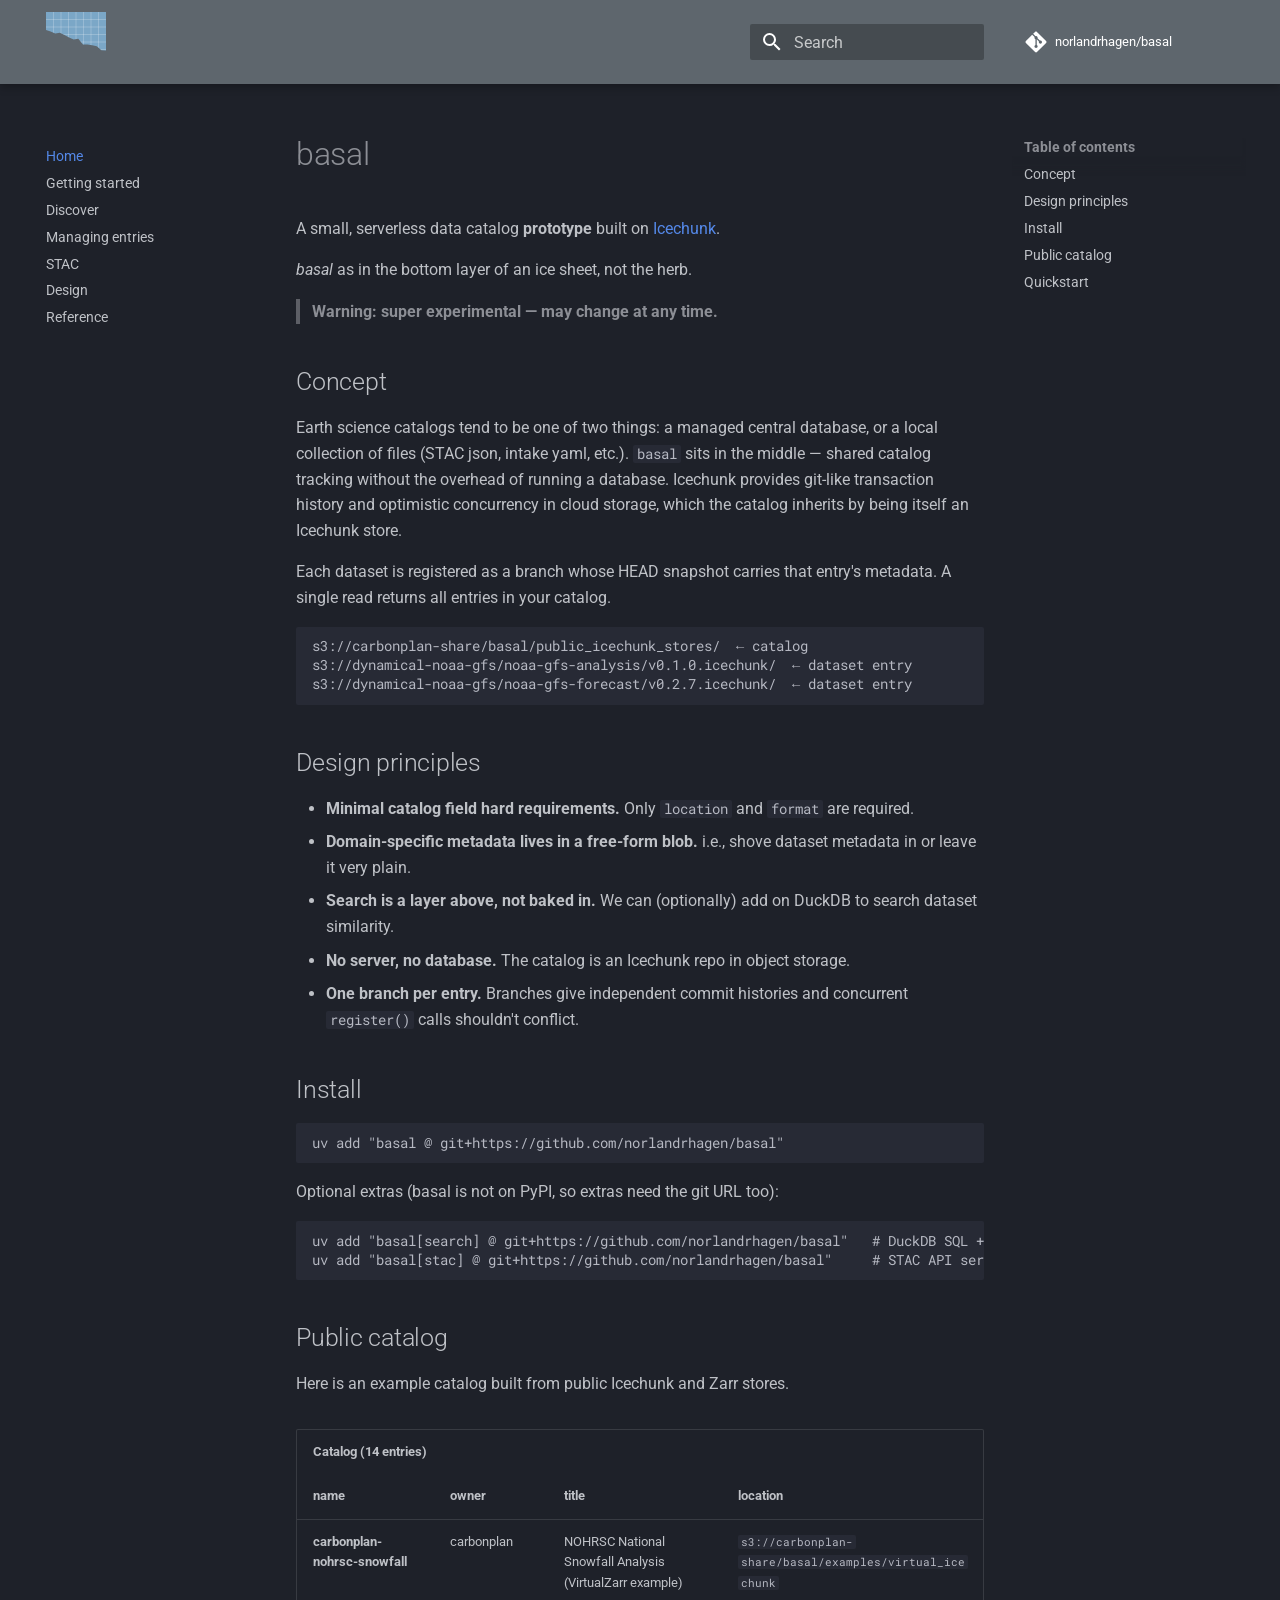
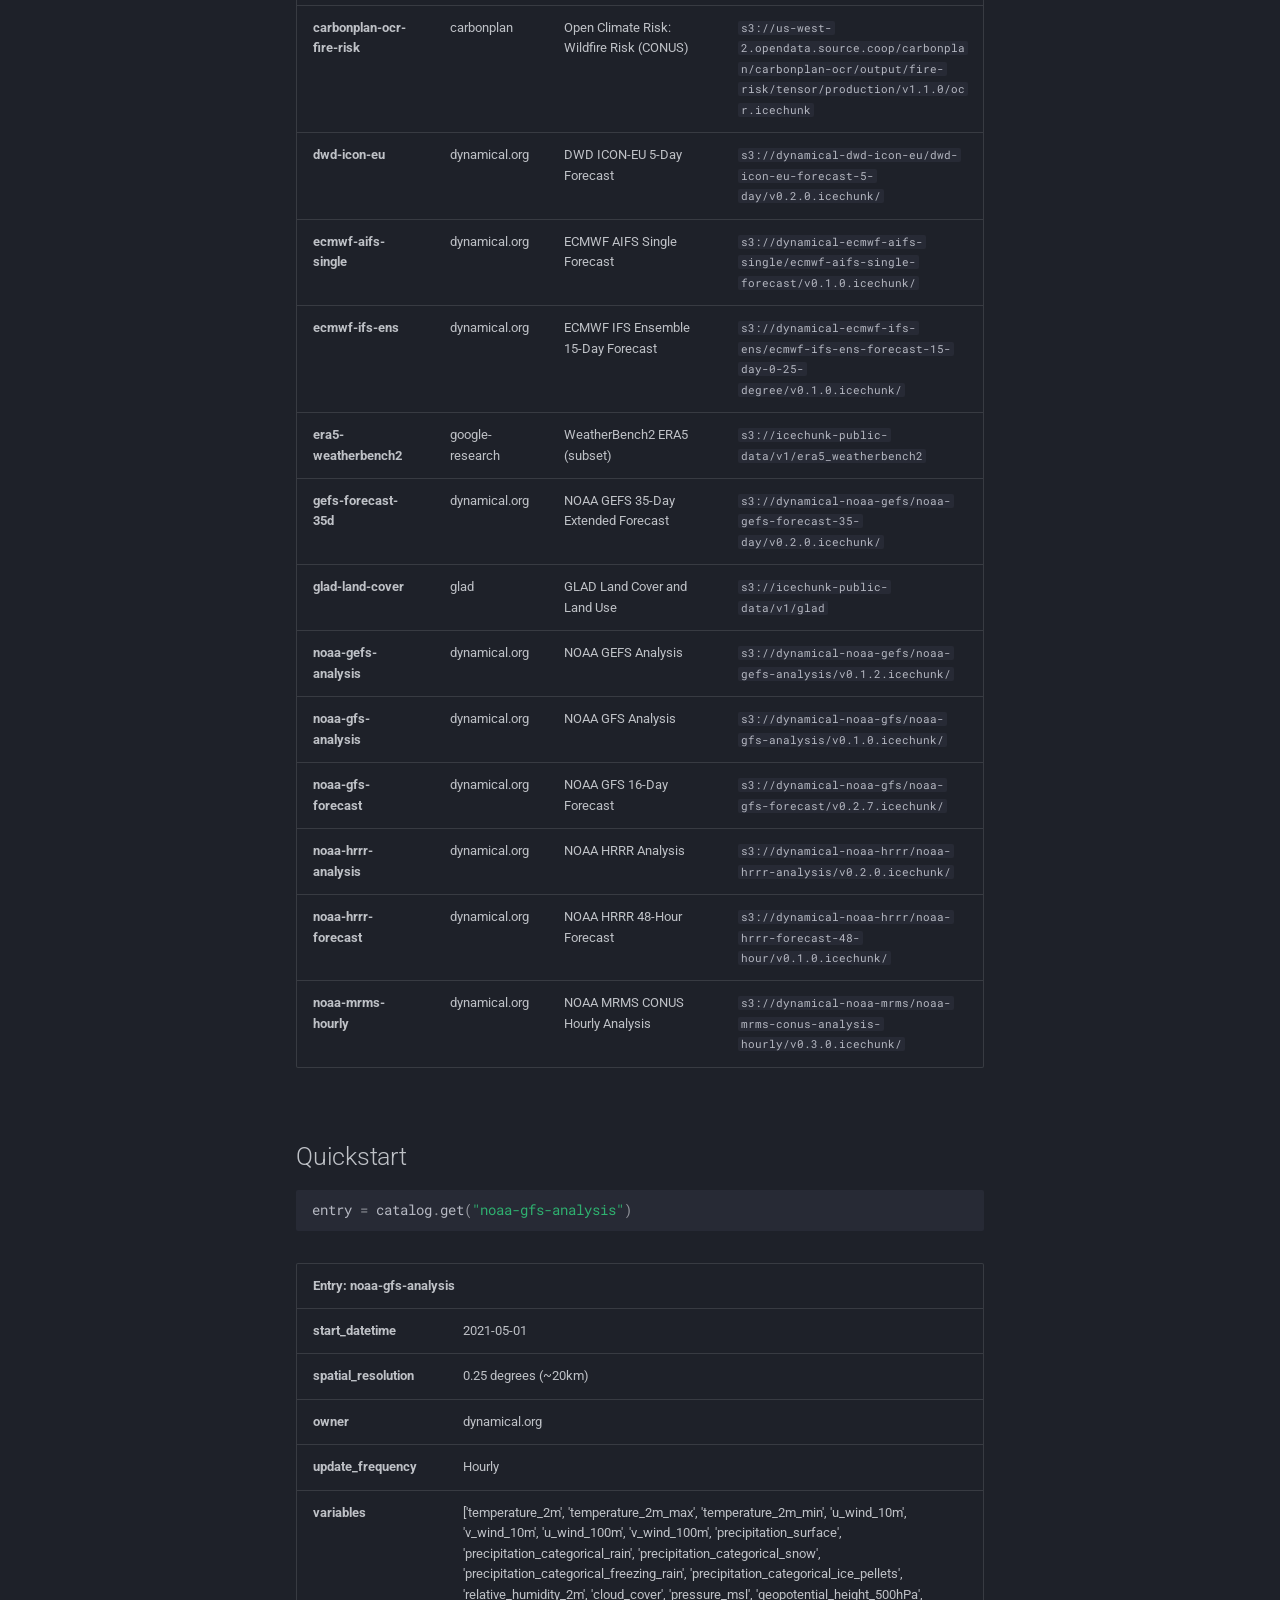
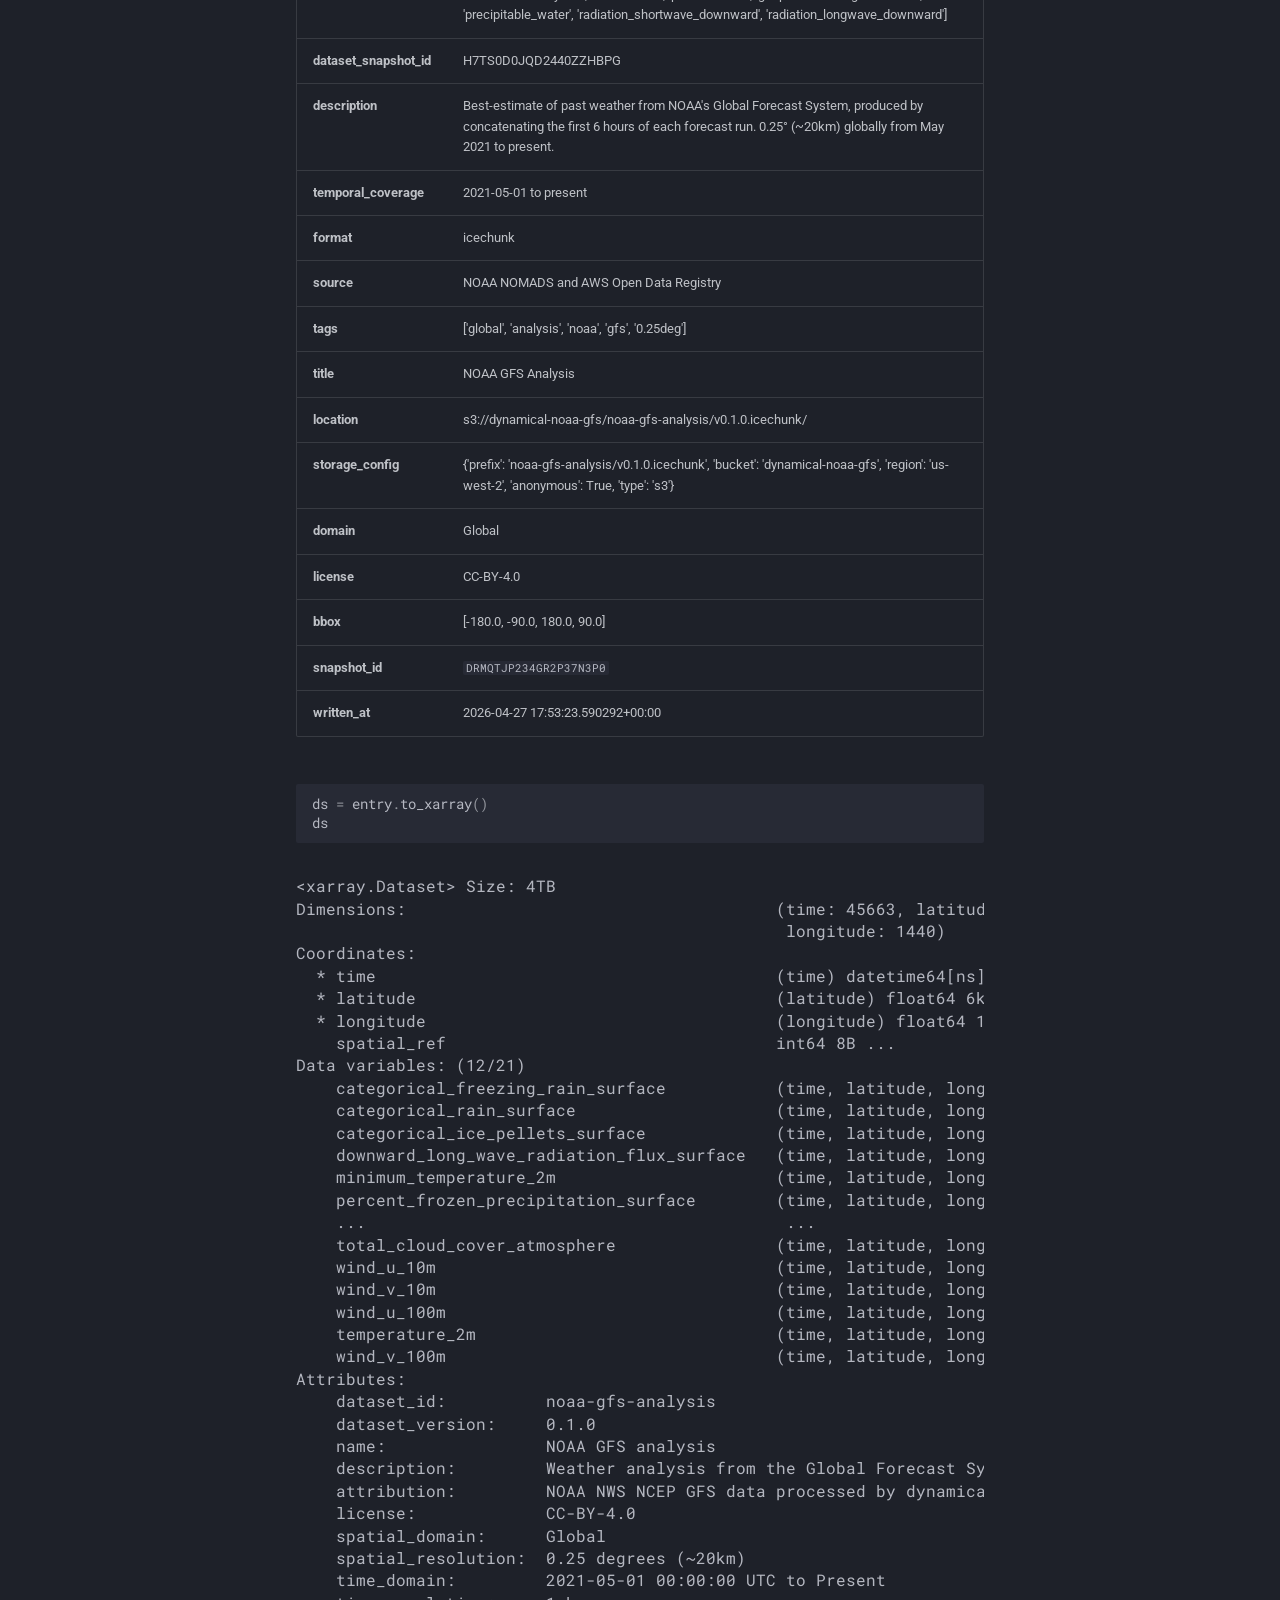
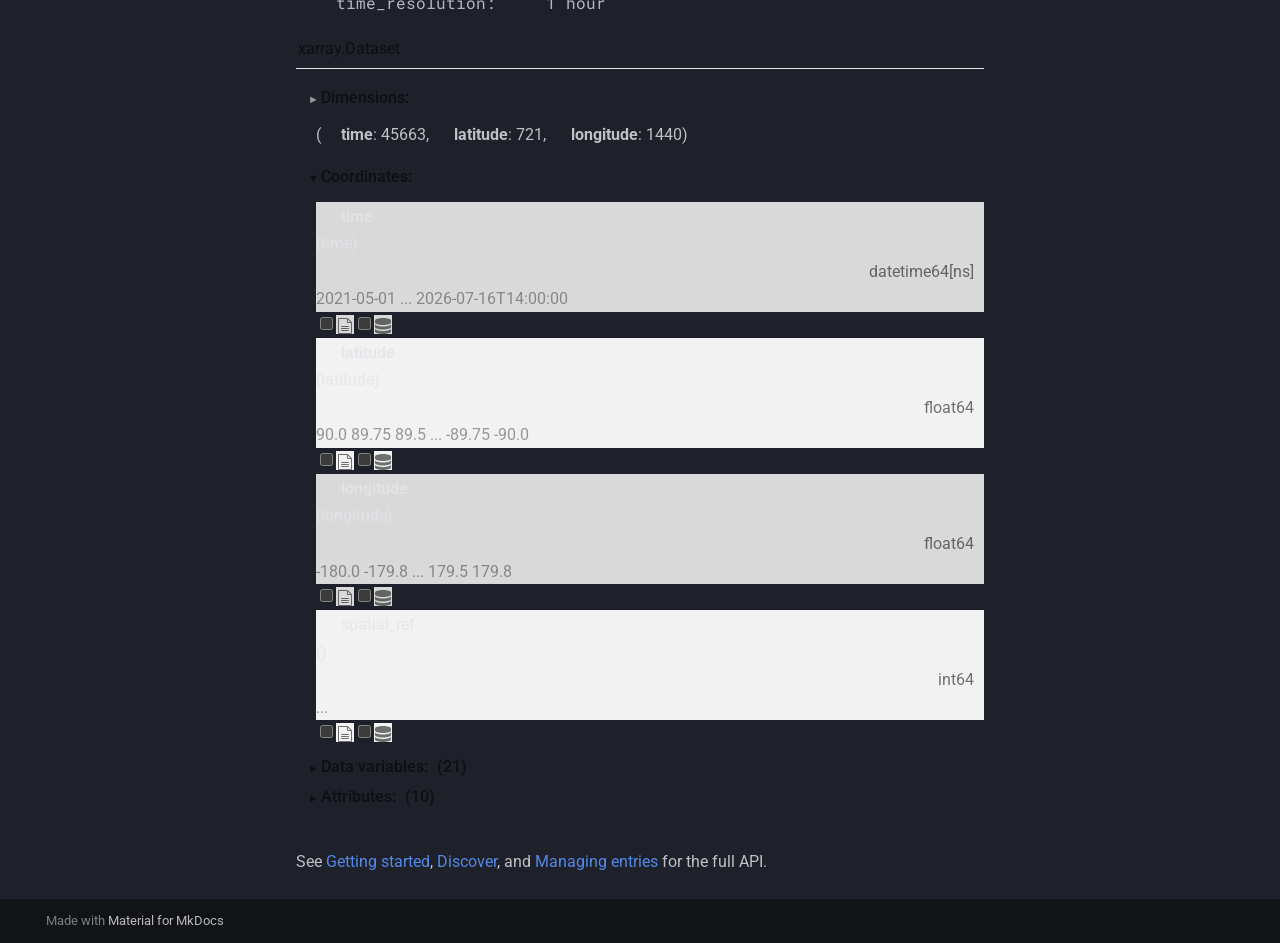
<file: index.html>
<!doctype html>
<html lang="en" class="no-js">
  <head>
    
      <meta charset="utf-8">
      <meta name="viewport" content="width=device-width,initial-scale=1">
      
      
      
        <link rel="canonical" href="https://norlandrhagen.github.io/basal/">
      
      
      
        <link rel="next" href="usage/">
      
      
        
      
      
      <link rel="icon" href="favicon.png">
      <meta name="generator" content="mkdocs-1.6.1, mkdocs-material-9.7.6">
    
    
      
        <title>basal</title>
      
    
    
      <link rel="stylesheet" href="assets/stylesheets/main.484c7ddc.min.css">
      
        
        <link rel="stylesheet" href="assets/stylesheets/palette.ab4e12ef.min.css">
      
      


    
    
      
    
    
      
        
        
        <link rel="preconnect" href="https://fonts.gstatic.com" crossorigin>
        <link rel="stylesheet" href="https://fonts.googleapis.com/css?family=Roboto:300,300i,400,400i,700,700i%7CRoboto+Mono:400,400i,700,700i&display=fallback">
        <style>:root{--md-text-font:"Roboto";--md-code-font:"Roboto Mono"}</style>
      
    
    
      <link rel="stylesheet" href="assets/_markdown_exec_pyodide.css">
    
      <link rel="stylesheet" href="stylesheets/extra.css">
    
    <script>__md_scope=new URL(".",location),__md_hash=e=>[...e].reduce(((e,_)=>(e<<5)-e+_.charCodeAt(0)),0),__md_get=(e,_=localStorage,t=__md_scope)=>JSON.parse(_.getItem(t.pathname+"."+e)),__md_set=(e,_,t=localStorage,a=__md_scope)=>{try{t.setItem(a.pathname+"."+e,JSON.stringify(_))}catch(e){}}</script>
    
      

    
    
  </head>
  
  
    
    
    
    
    
    <body dir="ltr" data-md-color-scheme="slate" data-md-color-primary="indigo" data-md-color-accent="indigo">
  
    
    <input class="md-toggle" data-md-toggle="drawer" type="checkbox" id="__drawer" autocomplete="off">
    <input class="md-toggle" data-md-toggle="search" type="checkbox" id="__search" autocomplete="off">
    <label class="md-overlay" for="__drawer"></label>
    <div data-md-component="skip">
      
        
        <a href="#basal" class="md-skip">
          Skip to content
        </a>
      
    </div>
    <div data-md-component="announce">
      
    </div>
    
    
      

  

<header class="md-header md-header--shadow" data-md-component="header">
  <nav class="md-header__inner md-grid" aria-label="Header">
    <a href="." title="basal" class="md-header__button md-logo" aria-label="basal" data-md-component="logo">
      
  <img src="logo.svg" alt="logo">

    </a>
    <label class="md-header__button md-icon" for="__drawer">
      
      <svg xmlns="http://www.w3.org/2000/svg" viewBox="0 0 24 24"><path d="M3 6h18v2H3zm0 5h18v2H3zm0 5h18v2H3z"/></svg>
    </label>
    <div class="md-header__title" data-md-component="header-title">
      <div class="md-header__ellipsis">
        <div class="md-header__topic">
          <span class="md-ellipsis">
            basal
          </span>
        </div>
        <div class="md-header__topic" data-md-component="header-topic">
          <span class="md-ellipsis">
            
              Home
            
          </span>
        </div>
      </div>
    </div>
    
      
    
    
    
    
      
      
        <label class="md-header__button md-icon" for="__search">
          
          <svg xmlns="http://www.w3.org/2000/svg" viewBox="0 0 24 24"><path d="M9.5 3A6.5 6.5 0 0 1 16 9.5c0 1.61-.59 3.09-1.56 4.23l.27.27h.79l5 5-1.5 1.5-5-5v-.79l-.27-.27A6.52 6.52 0 0 1 9.5 16 6.5 6.5 0 0 1 3 9.5 6.5 6.5 0 0 1 9.5 3m0 2C7 5 5 7 5 9.5S7 14 9.5 14 14 12 14 9.5 12 5 9.5 5"/></svg>
        </label>
        <div class="md-search" data-md-component="search" role="dialog">
  <label class="md-search__overlay" for="__search"></label>
  <div class="md-search__inner" role="search">
    <form class="md-search__form" name="search">
      <input type="text" class="md-search__input" name="query" aria-label="Search" placeholder="Search" autocapitalize="off" autocorrect="off" autocomplete="off" spellcheck="false" data-md-component="search-query" required>
      <label class="md-search__icon md-icon" for="__search">
        
        <svg xmlns="http://www.w3.org/2000/svg" viewBox="0 0 24 24"><path d="M9.5 3A6.5 6.5 0 0 1 16 9.5c0 1.61-.59 3.09-1.56 4.23l.27.27h.79l5 5-1.5 1.5-5-5v-.79l-.27-.27A6.52 6.52 0 0 1 9.5 16 6.5 6.5 0 0 1 3 9.5 6.5 6.5 0 0 1 9.5 3m0 2C7 5 5 7 5 9.5S7 14 9.5 14 14 12 14 9.5 12 5 9.5 5"/></svg>
        
        <svg xmlns="http://www.w3.org/2000/svg" viewBox="0 0 24 24"><path d="M20 11v2H8l5.5 5.5-1.42 1.42L4.16 12l7.92-7.92L13.5 5.5 8 11z"/></svg>
      </label>
      <nav class="md-search__options" aria-label="Search">
        
        <button type="reset" class="md-search__icon md-icon" title="Clear" aria-label="Clear" tabindex="-1">
          
          <svg xmlns="http://www.w3.org/2000/svg" viewBox="0 0 24 24"><path d="M19 6.41 17.59 5 12 10.59 6.41 5 5 6.41 10.59 12 5 17.59 6.41 19 12 13.41 17.59 19 19 17.59 13.41 12z"/></svg>
        </button>
      </nav>
      
    </form>
    <div class="md-search__output">
      <div class="md-search__scrollwrap" tabindex="0" data-md-scrollfix>
        <div class="md-search-result" data-md-component="search-result">
          <div class="md-search-result__meta">
            Initializing search
          </div>
          <ol class="md-search-result__list" role="presentation"></ol>
        </div>
      </div>
    </div>
  </div>
</div>
      
    
    
      <div class="md-header__source">
        <a href="https://github.com/norlandrhagen/basal" title="Go to repository" class="md-source" data-md-component="source">
  <div class="md-source__icon md-icon">
    
    <svg xmlns="http://www.w3.org/2000/svg" viewBox="0 0 448 512"><!--! Font Awesome Free 7.1.0 by @fontawesome - https://fontawesome.com License - https://fontawesome.com/license/free (Icons: CC BY 4.0, Fonts: SIL OFL 1.1, Code: MIT License) Copyright 2025 Fonticons, Inc.--><path d="M439.6 236.1 244 40.5c-5.4-5.5-12.8-8.5-20.4-8.5s-15 3-20.4 8.4L162.5 81l51.5 51.5c27.1-9.1 52.7 16.8 43.4 43.7l49.7 49.7c34.2-11.8 61.2 31 35.5 56.7-26.5 26.5-70.2-2.9-56-37.3L240.3 199v121.9c25.3 12.5 22.3 41.8 9.1 55-6.4 6.4-15.2 10.1-24.3 10.1s-17.8-3.6-24.3-10.1c-17.6-17.6-11.1-46.9 11.2-56v-123c-20.8-8.5-24.6-30.7-18.6-45L142.6 101 8.5 235.1C3 240.6 0 247.9 0 255.5s3 15 8.5 20.4l195.6 195.7c5.4 5.4 12.7 8.4 20.4 8.4s15-3 20.4-8.4l194.7-194.7c5.4-5.4 8.4-12.8 8.4-20.4s-3-15-8.4-20.4"/></svg>
  </div>
  <div class="md-source__repository">
    norlandrhagen/basal
  </div>
</a>
      </div>
    
  </nav>
  
</header>
    
    <div class="md-container" data-md-component="container">
      
      
        
          
        
      
      <main class="md-main" data-md-component="main">
        <div class="md-main__inner md-grid">
          
            
              
              <div class="md-sidebar md-sidebar--primary" data-md-component="sidebar" data-md-type="navigation" >
                <div class="md-sidebar__scrollwrap">
                  <div class="md-sidebar__inner">
                    



<nav class="md-nav md-nav--primary" aria-label="Navigation" data-md-level="0">
  <label class="md-nav__title" for="__drawer">
    <a href="." title="basal" class="md-nav__button md-logo" aria-label="basal" data-md-component="logo">
      
  <img src="logo.svg" alt="logo">

    </a>
    basal
  </label>
  
    <div class="md-nav__source">
      <a href="https://github.com/norlandrhagen/basal" title="Go to repository" class="md-source" data-md-component="source">
  <div class="md-source__icon md-icon">
    
    <svg xmlns="http://www.w3.org/2000/svg" viewBox="0 0 448 512"><!--! Font Awesome Free 7.1.0 by @fontawesome - https://fontawesome.com License - https://fontawesome.com/license/free (Icons: CC BY 4.0, Fonts: SIL OFL 1.1, Code: MIT License) Copyright 2025 Fonticons, Inc.--><path d="M439.6 236.1 244 40.5c-5.4-5.5-12.8-8.5-20.4-8.5s-15 3-20.4 8.4L162.5 81l51.5 51.5c27.1-9.1 52.7 16.8 43.4 43.7l49.7 49.7c34.2-11.8 61.2 31 35.5 56.7-26.5 26.5-70.2-2.9-56-37.3L240.3 199v121.9c25.3 12.5 22.3 41.8 9.1 55-6.4 6.4-15.2 10.1-24.3 10.1s-17.8-3.6-24.3-10.1c-17.6-17.6-11.1-46.9 11.2-56v-123c-20.8-8.5-24.6-30.7-18.6-45L142.6 101 8.5 235.1C3 240.6 0 247.9 0 255.5s3 15 8.5 20.4l195.6 195.7c5.4 5.4 12.7 8.4 20.4 8.4s15-3 20.4-8.4l194.7-194.7c5.4-5.4 8.4-12.8 8.4-20.4s-3-15-8.4-20.4"/></svg>
  </div>
  <div class="md-source__repository">
    norlandrhagen/basal
  </div>
</a>
    </div>
  
  <ul class="md-nav__list" data-md-scrollfix>
    
      
      
  
  
    
  
  
  
    <li class="md-nav__item md-nav__item--active">
      
      <input class="md-nav__toggle md-toggle" type="checkbox" id="__toc">
      
      
        
      
      
        <label class="md-nav__link md-nav__link--active" for="__toc">
          
  
  
  <span class="md-ellipsis">
    
  
    Home
  

    
  </span>
  
  

          <span class="md-nav__icon md-icon"></span>
        </label>
      
      <a href="." class="md-nav__link md-nav__link--active">
        
  
  
  <span class="md-ellipsis">
    
  
    Home
  

    
  </span>
  
  

      </a>
      
        

<nav class="md-nav md-nav--secondary" aria-label="Table of contents">
  
  
  
    
  
  
    <label class="md-nav__title" for="__toc">
      <span class="md-nav__icon md-icon"></span>
      Table of contents
    </label>
    <ul class="md-nav__list" data-md-component="toc" data-md-scrollfix>
      
        <li class="md-nav__item">
  <a href="#concept" class="md-nav__link">
    <span class="md-ellipsis">
      
        Concept
      
    </span>
  </a>
  
</li>
      
        <li class="md-nav__item">
  <a href="#design-principles" class="md-nav__link">
    <span class="md-ellipsis">
      
        Design principles
      
    </span>
  </a>
  
</li>
      
        <li class="md-nav__item">
  <a href="#install" class="md-nav__link">
    <span class="md-ellipsis">
      
        Install
      
    </span>
  </a>
  
</li>
      
        <li class="md-nav__item">
  <a href="#public-catalog" class="md-nav__link">
    <span class="md-ellipsis">
      
        Public catalog
      
    </span>
  </a>
  
</li>
      
        <li class="md-nav__item">
  <a href="#quickstart" class="md-nav__link">
    <span class="md-ellipsis">
      
        Quickstart
      
    </span>
  </a>
  
</li>
      
    </ul>
  
</nav>
      
    </li>
  

    
      
      
  
  
  
  
    <li class="md-nav__item">
      <a href="usage/" class="md-nav__link">
        
  
  
  <span class="md-ellipsis">
    
  
    Getting started
  

    
  </span>
  
  

      </a>
    </li>
  

    
      
      
  
  
  
  
    <li class="md-nav__item">
      <a href="discover/" class="md-nav__link">
        
  
  
  <span class="md-ellipsis">
    
  
    Discover
  

    
  </span>
  
  

      </a>
    </li>
  

    
      
      
  
  
  
  
    <li class="md-nav__item">
      <a href="manage/" class="md-nav__link">
        
  
  
  <span class="md-ellipsis">
    
  
    Managing entries
  

    
  </span>
  
  

      </a>
    </li>
  

    
      
      
  
  
  
  
    <li class="md-nav__item">
      <a href="stac/" class="md-nav__link">
        
  
  
  <span class="md-ellipsis">
    
  
    STAC
  

    
  </span>
  
  

      </a>
    </li>
  

    
      
      
  
  
  
  
    <li class="md-nav__item">
      <a href="design/" class="md-nav__link">
        
  
  
  <span class="md-ellipsis">
    
  
    Design
  

    
  </span>
  
  

      </a>
    </li>
  

    
      
      
  
  
  
  
    <li class="md-nav__item">
      <a href="reference/" class="md-nav__link">
        
  
  
  <span class="md-ellipsis">
    
  
    Reference
  

    
  </span>
  
  

      </a>
    </li>
  

    
  </ul>
</nav>
                  </div>
                </div>
              </div>
            
            
              
              <div class="md-sidebar md-sidebar--secondary" data-md-component="sidebar" data-md-type="toc" >
                <div class="md-sidebar__scrollwrap">
                  <div class="md-sidebar__inner">
                    

<nav class="md-nav md-nav--secondary" aria-label="Table of contents">
  
  
  
    
  
  
    <label class="md-nav__title" for="__toc">
      <span class="md-nav__icon md-icon"></span>
      Table of contents
    </label>
    <ul class="md-nav__list" data-md-component="toc" data-md-scrollfix>
      
        <li class="md-nav__item">
  <a href="#concept" class="md-nav__link">
    <span class="md-ellipsis">
      
        Concept
      
    </span>
  </a>
  
</li>
      
        <li class="md-nav__item">
  <a href="#design-principles" class="md-nav__link">
    <span class="md-ellipsis">
      
        Design principles
      
    </span>
  </a>
  
</li>
      
        <li class="md-nav__item">
  <a href="#install" class="md-nav__link">
    <span class="md-ellipsis">
      
        Install
      
    </span>
  </a>
  
</li>
      
        <li class="md-nav__item">
  <a href="#public-catalog" class="md-nav__link">
    <span class="md-ellipsis">
      
        Public catalog
      
    </span>
  </a>
  
</li>
      
        <li class="md-nav__item">
  <a href="#quickstart" class="md-nav__link">
    <span class="md-ellipsis">
      
        Quickstart
      
    </span>
  </a>
  
</li>
      
    </ul>
  
</nav>
                  </div>
                </div>
              </div>
            
          
          
            <div class="md-content" data-md-component="content">
              
              <article class="md-content__inner md-typeset">
                
                  


  
  


<h1 id="basal">basal</h1>
<p>A small, serverless data catalog <strong>prototype</strong> built on <a href="https://icechunk.io">Icechunk</a>.</p>
<p><em>basal</em> as in the bottom layer of an ice sheet, not the herb.</p>
<blockquote>
<p><strong>Warning: super experimental — may change at any time.</strong></p>
</blockquote>
<h2 id="concept">Concept</h2>
<p>Earth science catalogs tend to be one of two things: a managed central database, or a local collection of files (STAC json, intake yaml, etc.). <code>basal</code> sits in the middle — shared catalog tracking without the overhead of running a database. Icechunk provides git-like transaction history and optimistic concurrency in cloud storage, which the catalog inherits by being itself an Icechunk store.</p>
<p>Each dataset is registered as a branch whose HEAD snapshot carries that entry's metadata. A single read returns all entries in your catalog.</p>
<div class="highlight"><pre><span></span><code><a id="__codelineno-0-1" name="__codelineno-0-1" href="#__codelineno-0-1"></a>s3://carbonplan-share/basal/public_icechunk_stores/  ← catalog
<a id="__codelineno-0-2" name="__codelineno-0-2" href="#__codelineno-0-2"></a>s3://dynamical-noaa-gfs/noaa-gfs-analysis/v0.1.0.icechunk/  ← dataset entry
<a id="__codelineno-0-3" name="__codelineno-0-3" href="#__codelineno-0-3"></a>s3://dynamical-noaa-gfs/noaa-gfs-forecast/v0.2.7.icechunk/  ← dataset entry
</code></pre></div>
<h2 id="design-principles">Design principles</h2>
<ul>
<li><strong>Minimal catalog field hard requirements.</strong> Only <code>location</code> and <code>format</code> are required.</li>
<li><strong>Domain-specific metadata lives in a free-form blob.</strong> i.e., shove dataset metadata in or leave it very plain.</li>
<li><strong>Search is a layer above, not baked in.</strong> We can (optionally) add on DuckDB to search dataset similarity. </li>
<li><strong>No server, no database.</strong> The catalog is an Icechunk repo in object storage.</li>
<li><strong>One branch per entry.</strong> Branches give independent commit histories and concurrent <code>register()</code> calls shouldn't conflict.</li>
</ul>
<h2 id="install">Install</h2>
<div class="highlight"><pre><span></span><code><a id="__codelineno-1-1" name="__codelineno-1-1" href="#__codelineno-1-1"></a>uv add &quot;basal @ git+https://github.com/norlandrhagen/basal&quot;
</code></pre></div>
<p>Optional extras (basal is not on PyPI, so extras need the git URL too):</p>
<div class="highlight"><pre><span></span><code><a id="__codelineno-2-1" name="__codelineno-2-1" href="#__codelineno-2-1"></a>uv add &quot;basal[search] @ git+https://github.com/norlandrhagen/basal&quot;   # DuckDB SQL + similarity search
<a id="__codelineno-2-2" name="__codelineno-2-2" href="#__codelineno-2-2"></a>uv add &quot;basal[stac] @ git+https://github.com/norlandrhagen/basal&quot;     # STAC API server
</code></pre></div>
<h2 id="public-catalog">Public catalog</h2>
<p>Here is an example catalog built from public Icechunk and Zarr stores.</p>
<div style="overflow-x:auto"><table><thead><tr><th colspan=4>Catalog (14 entries)</th></tr><tr><th>name</th><th>owner</th><th>title</th><th>location</th></tr></thead><tbody><tr><td><b>carbonplan-nohrsc-snowfall</b></td><td>carbonplan</td><td>NOHRSC National Snowfall Analysis (VirtualZarr example)</td><td><code>s3://carbonplan-share/basal/examples/virtual_icechunk</code></td></tr><tr><td><b>carbonplan-ocr-fire-risk</b></td><td>carbonplan</td><td>Open Climate Risk: Wildfire Risk (CONUS)</td><td><code>s3://us-west-2.opendata.source.coop/carbonplan/carbonplan-ocr/output/fire-risk/tensor/production/v1.1.0/ocr.icechunk</code></td></tr><tr><td><b>dwd-icon-eu</b></td><td>dynamical.org</td><td>DWD ICON-EU 5-Day Forecast</td><td><code>s3://dynamical-dwd-icon-eu/dwd-icon-eu-forecast-5-day/v0.2.0.icechunk/</code></td></tr><tr><td><b>ecmwf-aifs-single</b></td><td>dynamical.org</td><td>ECMWF AIFS Single Forecast</td><td><code>s3://dynamical-ecmwf-aifs-single/ecmwf-aifs-single-forecast/v0.1.0.icechunk/</code></td></tr><tr><td><b>ecmwf-ifs-ens</b></td><td>dynamical.org</td><td>ECMWF IFS Ensemble 15-Day Forecast</td><td><code>s3://dynamical-ecmwf-ifs-ens/ecmwf-ifs-ens-forecast-15-day-0-25-degree/v0.1.0.icechunk/</code></td></tr><tr><td><b>era5-weatherbench2</b></td><td>google-research</td><td>WeatherBench2 ERA5 (subset)</td><td><code>s3://icechunk-public-data/v1/era5_weatherbench2</code></td></tr><tr><td><b>gefs-forecast-35d</b></td><td>dynamical.org</td><td>NOAA GEFS 35-Day Extended Forecast</td><td><code>s3://dynamical-noaa-gefs/noaa-gefs-forecast-35-day/v0.2.0.icechunk/</code></td></tr><tr><td><b>glad-land-cover</b></td><td>glad</td><td>GLAD Land Cover and Land Use</td><td><code>s3://icechunk-public-data/v1/glad</code></td></tr><tr><td><b>noaa-gefs-analysis</b></td><td>dynamical.org</td><td>NOAA GEFS Analysis</td><td><code>s3://dynamical-noaa-gefs/noaa-gefs-analysis/v0.1.2.icechunk/</code></td></tr><tr><td><b>noaa-gfs-analysis</b></td><td>dynamical.org</td><td>NOAA GFS Analysis</td><td><code>s3://dynamical-noaa-gfs/noaa-gfs-analysis/v0.1.0.icechunk/</code></td></tr><tr><td><b>noaa-gfs-forecast</b></td><td>dynamical.org</td><td>NOAA GFS 16-Day Forecast</td><td><code>s3://dynamical-noaa-gfs/noaa-gfs-forecast/v0.2.7.icechunk/</code></td></tr><tr><td><b>noaa-hrrr-analysis</b></td><td>dynamical.org</td><td>NOAA HRRR Analysis</td><td><code>s3://dynamical-noaa-hrrr/noaa-hrrr-analysis/v0.2.0.icechunk/</code></td></tr><tr><td><b>noaa-hrrr-forecast</b></td><td>dynamical.org</td><td>NOAA HRRR 48-Hour Forecast</td><td><code>s3://dynamical-noaa-hrrr/noaa-hrrr-forecast-48-hour/v0.1.0.icechunk/</code></td></tr><tr><td><b>noaa-mrms-hourly</b></td><td>dynamical.org</td><td>NOAA MRMS CONUS Hourly Analysis</td><td><code>s3://dynamical-noaa-mrms/noaa-mrms-conus-analysis-hourly/v0.3.0.icechunk/</code></td></tr></tbody></table></div>

<h2 id="quickstart">Quickstart</h2>
<div class="highlight"><pre><span></span><code><a id="__codelineno-3-1" name="__codelineno-3-1" href="#__codelineno-3-1"></a><span class="n">entry</span> <span class="o">=</span> <span class="n">catalog</span><span class="o">.</span><span class="n">get</span><span class="p">(</span><span class="s2">&quot;noaa-gfs-analysis&quot;</span><span class="p">)</span>
</code></pre></div>
<div style="overflow-x:auto"><table><thead><tr><th colspan=2>Entry: noaa-gfs-analysis</th></tr></thead><tbody><tr><td><b>start_datetime</b></td><td>2021-05-01</td></tr><tr><td><b>spatial_resolution</b></td><td>0.25 degrees (~20km)</td></tr><tr><td><b>owner</b></td><td>dynamical.org</td></tr><tr><td><b>update_frequency</b></td><td>Hourly</td></tr><tr><td><b>variables</b></td><td>[&#x27;temperature_2m&#x27;, &#x27;temperature_2m_max&#x27;, &#x27;temperature_2m_min&#x27;, &#x27;u_wind_10m&#x27;, &#x27;v_wind_10m&#x27;, &#x27;u_wind_100m&#x27;, &#x27;v_wind_100m&#x27;, &#x27;precipitation_surface&#x27;, &#x27;precipitation_categorical_rain&#x27;, &#x27;precipitation_categorical_snow&#x27;, &#x27;precipitation_categorical_freezing_rain&#x27;, &#x27;precipitation_categorical_ice_pellets&#x27;, &#x27;relative_humidity_2m&#x27;, &#x27;cloud_cover&#x27;, &#x27;pressure_msl&#x27;, &#x27;geopotential_height_500hPa&#x27;, &#x27;precipitable_water&#x27;, &#x27;radiation_shortwave_downward&#x27;, &#x27;radiation_longwave_downward&#x27;]</td></tr><tr><td><b>dataset_snapshot_id</b></td><td>H7TS0D0JQD2440ZZHBPG</td></tr><tr><td><b>description</b></td><td>Best-estimate of past weather from NOAA&#x27;s Global Forecast System, produced by concatenating the first 6 hours of each forecast run. 0.25° (~20km) globally from May 2021 to present.</td></tr><tr><td><b>temporal_coverage</b></td><td>2021-05-01 to present</td></tr><tr><td><b>format</b></td><td>icechunk</td></tr><tr><td><b>source</b></td><td>NOAA NOMADS and AWS Open Data Registry</td></tr><tr><td><b>tags</b></td><td>[&#x27;global&#x27;, &#x27;analysis&#x27;, &#x27;noaa&#x27;, &#x27;gfs&#x27;, &#x27;0.25deg&#x27;]</td></tr><tr><td><b>title</b></td><td>NOAA GFS Analysis</td></tr><tr><td><b>location</b></td><td>s3://dynamical-noaa-gfs/noaa-gfs-analysis/v0.1.0.icechunk/</td></tr><tr><td><b>storage_config</b></td><td>{&#x27;prefix&#x27;: &#x27;noaa-gfs-analysis/v0.1.0.icechunk&#x27;, &#x27;bucket&#x27;: &#x27;dynamical-noaa-gfs&#x27;, &#x27;region&#x27;: &#x27;us-west-2&#x27;, &#x27;anonymous&#x27;: True, &#x27;type&#x27;: &#x27;s3&#x27;}</td></tr><tr><td><b>domain</b></td><td>Global</td></tr><tr><td><b>license</b></td><td>CC-BY-4.0</td></tr><tr><td><b>bbox</b></td><td>[-180.0, -90.0, 180.0, 90.0]</td></tr><tr><td><b>snapshot_id</b></td><td><code>DRMQTJP234GR2P37N3P0</code></td></tr><tr><td><b>written_at</b></td><td>2026-04-27 17:53:23.590292+00:00</td></tr></tbody></table></div>

<div class="highlight"><pre><span></span><code><a id="__codelineno-4-1" name="__codelineno-4-1" href="#__codelineno-4-1"></a><span class="n">ds</span> <span class="o">=</span> <span class="n">entry</span><span class="o">.</span><span class="n">to_xarray</span><span class="p">()</span>
<a id="__codelineno-4-2" name="__codelineno-4-2" href="#__codelineno-4-2"></a><span class="n">ds</span>
</code></pre></div>
<div style="overflow-x:auto"><div><svg style="position: absolute; width: 0; height: 0; overflow: hidden">
<defs>
<symbol id="icon-database" viewBox="0 0 32 32">
<path d="M16 0c-8.837 0-16 2.239-16 5v4c0 2.761 7.163 5 16 5s16-2.239 16-5v-4c0-2.761-7.163-5-16-5z"></path>
<path d="M16 17c-8.837 0-16-2.239-16-5v6c0 2.761 7.163 5 16 5s16-2.239 16-5v-6c0 2.761-7.163 5-16 5z"></path>
<path d="M16 26c-8.837 0-16-2.239-16-5v6c0 2.761 7.163 5 16 5s16-2.239 16-5v-6c0 2.761-7.163 5-16 5z"></path>
</symbol>
<symbol id="icon-file-text2" viewBox="0 0 32 32">
<path d="M28.681 7.159c-0.694-0.947-1.662-2.053-2.724-3.116s-2.169-2.030-3.116-2.724c-1.612-1.182-2.393-1.319-2.841-1.319h-15.5c-1.378 0-2.5 1.121-2.5 2.5v27c0 1.378 1.122 2.5 2.5 2.5h23c1.378 0 2.5-1.122 2.5-2.5v-19.5c0-0.448-0.137-1.23-1.319-2.841zM24.543 5.457c0.959 0.959 1.712 1.825 2.268 2.543h-4.811v-4.811c0.718 0.556 1.584 1.309 2.543 2.268zM28 29.5c0 0.271-0.229 0.5-0.5 0.5h-23c-0.271 0-0.5-0.229-0.5-0.5v-27c0-0.271 0.229-0.5 0.5-0.5 0 0 15.499-0 15.5 0v7c0 0.552 0.448 1 1 1h7v19.5z"></path>
<path d="M23 26h-14c-0.552 0-1-0.448-1-1s0.448-1 1-1h14c0.552 0 1 0.448 1 1s-0.448 1-1 1z"></path>
<path d="M23 22h-14c-0.552 0-1-0.448-1-1s0.448-1 1-1h14c0.552 0 1 0.448 1 1s-0.448 1-1 1z"></path>
<path d="M23 18h-14c-0.552 0-1-0.448-1-1s0.448-1 1-1h14c0.552 0 1 0.448 1 1s-0.448 1-1 1z"></path>
</symbol>
</defs>
</svg>
<style>/* CSS stylesheet for displaying xarray objects in notebooks */

:root {
  --xr-font-color0: var(
    --jp-content-font-color0,
    var(--pst-color-text-base rgba(0, 0, 0, 1))
  );
  --xr-font-color2: var(
    --jp-content-font-color2,
    var(--pst-color-text-base, rgba(0, 0, 0, 0.54))
  );
  --xr-font-color3: var(
    --jp-content-font-color3,
    var(--pst-color-text-base, rgba(0, 0, 0, 0.38))
  );
  --xr-border-color: var(
    --jp-border-color2,
    hsl(from var(--pst-color-on-background, white) h s calc(l - 10))
  );
  --xr-disabled-color: var(
    --jp-layout-color3,
    hsl(from var(--pst-color-on-background, white) h s calc(l - 40))
  );
  --xr-background-color: var(
    --jp-layout-color0,
    var(--pst-color-on-background, white)
  );
  --xr-background-color-row-even: var(
    --jp-layout-color1,
    hsl(from var(--pst-color-on-background, white) h s calc(l - 5))
  );
  --xr-background-color-row-odd: var(
    --jp-layout-color2,
    hsl(from var(--pst-color-on-background, white) h s calc(l - 15))
  );
}

html[theme="dark"],
html[data-theme="dark"],
body[data-theme="dark"],
body.vscode-dark {
  --xr-font-color0: var(
    --jp-content-font-color0,
    var(--pst-color-text-base, rgba(255, 255, 255, 1))
  );
  --xr-font-color2: var(
    --jp-content-font-color2,
    var(--pst-color-text-base, rgba(255, 255, 255, 0.54))
  );
  --xr-font-color3: var(
    --jp-content-font-color3,
    var(--pst-color-text-base, rgba(255, 255, 255, 0.38))
  );
  --xr-border-color: var(
    --jp-border-color2,
    hsl(from var(--pst-color-on-background, #111111) h s calc(l + 10))
  );
  --xr-disabled-color: var(
    --jp-layout-color3,
    hsl(from var(--pst-color-on-background, #111111) h s calc(l + 40))
  );
  --xr-background-color: var(
    --jp-layout-color0,
    var(--pst-color-on-background, #111111)
  );
  --xr-background-color-row-even: var(
    --jp-layout-color1,
    hsl(from var(--pst-color-on-background, #111111) h s calc(l + 5))
  );
  --xr-background-color-row-odd: var(
    --jp-layout-color2,
    hsl(from var(--pst-color-on-background, #111111) h s calc(l + 15))
  );
}

.xr-wrap {
  display: block !important;
  min-width: 300px;
  max-width: 700px;
  line-height: 1.6;
  padding-bottom: 4px;
}

.xr-text-repr-fallback {
  /* fallback to plain text repr when CSS is not injected (untrusted notebook) */
  display: none;
}

.xr-header {
  padding-top: 6px;
  padding-bottom: 6px;
}

.xr-header {
  border-bottom: solid 1px var(--xr-border-color);
  margin-bottom: 4px;
}

.xr-header > div,
.xr-header > ul {
  display: inline;
  margin-top: 0;
  margin-bottom: 0;
}

.xr-obj-type,
.xr-obj-name {
  margin-left: 2px;
  margin-right: 10px;
}

.xr-obj-type,
.xr-group-box-contents > label {
  color: var(--xr-font-color2);
  display: block;
}

.xr-sections {
  padding-left: 0 !important;
  display: grid;
  grid-template-columns: 150px auto auto 1fr 0 20px 0 20px;
  margin-block-start: 0;
  margin-block-end: 0;
}

.xr-section-item {
  display: contents;
}

.xr-section-item > input,
.xr-group-box-contents > input,
.xr-array-wrap > input {
  display: block;
  opacity: 0;
  height: 0;
  margin: 0;
}

.xr-section-item > input + label,
.xr-var-item > input + label {
  color: var(--xr-disabled-color);
}

.xr-section-item > input:enabled + label,
.xr-var-item > input:enabled + label,
.xr-array-wrap > input:enabled + label,
.xr-group-box-contents > input:enabled + label {
  cursor: pointer;
  color: var(--xr-font-color2);
}

.xr-section-item > input:focus-visible + label,
.xr-var-item > input:focus-visible + label,
.xr-array-wrap > input:focus-visible + label,
.xr-group-box-contents > input:focus-visible + label {
  outline: auto;
}

.xr-section-item > input:enabled + label:hover,
.xr-var-item > input:enabled + label:hover,
.xr-array-wrap > input:enabled + label:hover,
.xr-group-box-contents > input:enabled + label:hover {
  color: var(--xr-font-color0);
}

.xr-section-summary {
  grid-column: 1;
  color: var(--xr-font-color2);
  font-weight: 500;
  white-space: nowrap;
}

.xr-section-summary > em {
  font-weight: normal;
}

.xr-span-grid {
  grid-column-end: -1;
}

.xr-section-summary > span {
  display: inline-block;
  padding-left: 0.3em;
}

.xr-group-box-contents > input:checked + label > span {
  display: inline-block;
  padding-left: 0.6em;
}

.xr-section-summary-in:disabled + label {
  color: var(--xr-font-color2);
}

.xr-section-summary-in + label:before {
  display: inline-block;
  content: "►";
  font-size: 11px;
  width: 15px;
  text-align: center;
}

.xr-section-summary-in:disabled + label:before {
  color: var(--xr-disabled-color);
}

.xr-section-summary-in:checked + label:before {
  content: "▼";
}

.xr-section-summary-in:checked + label > span {
  display: none;
}

.xr-section-summary,
.xr-section-inline-details,
.xr-group-box-contents > label {
  padding-top: 4px;
}

.xr-section-inline-details {
  grid-column: 2 / -1;
}

.xr-section-details {
  grid-column: 1 / -1;
  margin-top: 4px;
  margin-bottom: 5px;
}

.xr-section-summary-in ~ .xr-section-details {
  display: none;
}

.xr-section-summary-in:checked ~ .xr-section-details {
  display: contents;
}

.xr-children {
  display: inline-grid;
  grid-template-columns: 100%;
  grid-column: 1 / -1;
  padding-top: 4px;
}

.xr-group-box {
  display: inline-grid;
  grid-template-columns: 0px 30px auto;
}

.xr-group-box-vline {
  grid-column-start: 1;
  border-right: 0.2em solid;
  border-color: var(--xr-border-color);
  width: 0px;
}

.xr-group-box-hline {
  grid-column-start: 2;
  grid-row-start: 1;
  height: 1em;
  width: 26px;
  border-bottom: 0.2em solid;
  border-color: var(--xr-border-color);
}

.xr-group-box-contents {
  grid-column-start: 3;
  padding-bottom: 4px;
}

.xr-group-box-contents > label::before {
  content: "📂";
  padding-right: 0.3em;
}

.xr-group-box-contents > input:checked + label::before {
  content: "📁";
}

.xr-group-box-contents > input:checked + label {
  padding-bottom: 0px;
}

.xr-group-box-contents > input:checked ~ .xr-sections {
  display: none;
}

.xr-group-box-contents > input + label > span {
  display: none;
}

.xr-group-box-ellipsis {
  font-size: 1.4em;
  font-weight: 900;
  color: var(--xr-font-color2);
  letter-spacing: 0.15em;
  cursor: default;
}

.xr-array-wrap {
  grid-column: 1 / -1;
  display: grid;
  grid-template-columns: 20px auto;
}

.xr-array-wrap > label {
  grid-column: 1;
  vertical-align: top;
}

.xr-preview {
  color: var(--xr-font-color3);
}

.xr-array-preview,
.xr-array-data {
  padding: 0 5px !important;
  grid-column: 2;
}

.xr-array-data,
.xr-array-in:checked ~ .xr-array-preview {
  display: none;
}

.xr-array-in:checked ~ .xr-array-data,
.xr-array-preview {
  display: inline-block;
}

.xr-dim-list {
  display: inline-block !important;
  list-style: none;
  padding: 0 !important;
  margin: 0;
}

.xr-dim-list li {
  display: inline-block;
  padding: 0;
  margin: 0;
}

.xr-dim-list:before {
  content: "(";
}

.xr-dim-list:after {
  content: ")";
}

.xr-dim-list li:not(:last-child):after {
  content: ",";
  padding-right: 5px;
}

.xr-has-index {
  font-weight: bold;
}

.xr-var-list,
.xr-var-item {
  display: contents;
}

.xr-var-item > div,
.xr-var-item label,
.xr-var-item > .xr-var-name span {
  background-color: var(--xr-background-color-row-even);
  border-color: var(--xr-background-color-row-odd);
  margin-bottom: 0;
  padding-top: 2px;
}

.xr-var-item > .xr-var-name:hover span {
  padding-right: 5px;
}

.xr-var-list > li:nth-child(odd) > div,
.xr-var-list > li:nth-child(odd) > label,
.xr-var-list > li:nth-child(odd) > .xr-var-name span {
  background-color: var(--xr-background-color-row-odd);
  border-color: var(--xr-background-color-row-even);
}

.xr-var-name {
  grid-column: 1;
}

.xr-var-dims {
  grid-column: 2;
}

.xr-var-dtype {
  grid-column: 3;
  text-align: right;
  color: var(--xr-font-color2);
}

.xr-var-preview {
  grid-column: 4;
}

.xr-index-preview {
  grid-column: 2 / 5;
  color: var(--xr-font-color2);
}

.xr-var-name,
.xr-var-dims,
.xr-var-dtype,
.xr-preview,
.xr-attrs dt {
  white-space: nowrap;
  overflow: hidden;
  text-overflow: ellipsis;
  padding-right: 10px;
}

.xr-var-name:hover,
.xr-var-dims:hover,
.xr-var-dtype:hover,
.xr-attrs dt:hover {
  overflow: visible;
  width: auto;
  z-index: 1;
}

.xr-var-attrs,
.xr-var-data,
.xr-index-data {
  display: none;
  border-top: 2px dotted var(--xr-background-color);
  padding-bottom: 20px !important;
  padding-top: 10px !important;
}

.xr-var-attrs-in + label,
.xr-var-data-in + label,
.xr-index-data-in + label {
  padding: 0 1px;
}

.xr-var-attrs-in:checked ~ .xr-var-attrs,
.xr-var-data-in:checked ~ .xr-var-data,
.xr-index-data-in:checked ~ .xr-index-data {
  display: block;
}

.xr-var-data > table {
  float: right;
}

.xr-var-data > pre,
.xr-index-data > pre,
.xr-var-data > table > tbody > tr {
  background-color: transparent !important;
}

.xr-var-name span,
.xr-var-data,
.xr-index-name div,
.xr-index-data,
.xr-attrs {
  padding-left: 25px !important;
}

.xr-attrs,
.xr-var-attrs,
.xr-var-data,
.xr-index-data {
  grid-column: 1 / -1;
}

dl.xr-attrs {
  padding: 0;
  margin: 0;
  display: grid;
  grid-template-columns: 125px auto;
}

.xr-attrs dt,
.xr-attrs dd {
  padding: 0;
  margin: 0;
  float: left;
  padding-right: 10px;
  width: auto;
}

.xr-attrs dt {
  font-weight: normal;
  grid-column: 1;
}

.xr-attrs dt:hover span {
  display: inline-block;
  background: var(--xr-background-color);
  padding-right: 10px;
}

.xr-attrs dd {
  grid-column: 2;
  white-space: pre-wrap;
  word-break: break-all;
}

.xr-icon-database,
.xr-icon-file-text2,
.xr-no-icon {
  display: inline-block;
  vertical-align: middle;
  width: 1em;
  height: 1.5em !important;
  stroke-width: 0;
  stroke: currentColor;
  fill: currentColor;
}

.xr-var-attrs-in:checked + label > .xr-icon-file-text2,
.xr-var-data-in:checked + label > .xr-icon-database,
.xr-index-data-in:checked + label > .xr-icon-database {
  color: var(--xr-font-color0);
  filter: drop-shadow(1px 1px 5px var(--xr-font-color2));
  stroke-width: 0.8px;
}
</style><pre class='xr-text-repr-fallback'>&lt;xarray.Dataset&gt; Size: 4TB
Dimensions:                                     (time: 45663, latitude: 721,
                                                 longitude: 1440)
Coordinates:
  * time                                        (time) datetime64[ns] 365kB 2...
  * latitude                                    (latitude) float64 6kB 90.0 ....
  * longitude                                   (longitude) float64 12kB -180...
    spatial_ref                                 int64 8B ...
Data variables: (12/21)
    categorical_freezing_rain_surface           (time, latitude, longitude) float32 190GB dask.array&lt;chunksize=(1440, 50, 50), meta=np.ndarray&gt;
    categorical_rain_surface                    (time, latitude, longitude) float32 190GB dask.array&lt;chunksize=(1440, 50, 50), meta=np.ndarray&gt;
    categorical_ice_pellets_surface             (time, latitude, longitude) float32 190GB dask.array&lt;chunksize=(1440, 50, 50), meta=np.ndarray&gt;
    downward_long_wave_radiation_flux_surface   (time, latitude, longitude) float32 190GB dask.array&lt;chunksize=(1440, 50, 50), meta=np.ndarray&gt;
    minimum_temperature_2m                      (time, latitude, longitude) float32 190GB dask.array&lt;chunksize=(1440, 50, 50), meta=np.ndarray&gt;
    percent_frozen_precipitation_surface        (time, latitude, longitude) float32 190GB dask.array&lt;chunksize=(1440, 50, 50), meta=np.ndarray&gt;
    ...                                          ...
    total_cloud_cover_atmosphere                (time, latitude, longitude) float32 190GB dask.array&lt;chunksize=(1440, 50, 50), meta=np.ndarray&gt;
    wind_u_10m                                  (time, latitude, longitude) float32 190GB dask.array&lt;chunksize=(1440, 50, 50), meta=np.ndarray&gt;
    wind_v_10m                                  (time, latitude, longitude) float32 190GB dask.array&lt;chunksize=(1440, 50, 50), meta=np.ndarray&gt;
    wind_u_100m                                 (time, latitude, longitude) float32 190GB dask.array&lt;chunksize=(1440, 50, 50), meta=np.ndarray&gt;
    temperature_2m                              (time, latitude, longitude) float32 190GB dask.array&lt;chunksize=(1440, 50, 50), meta=np.ndarray&gt;
    wind_v_100m                                 (time, latitude, longitude) float32 190GB dask.array&lt;chunksize=(1440, 50, 50), meta=np.ndarray&gt;
Attributes:
    dataset_id:          noaa-gfs-analysis
    dataset_version:     0.1.0
    name:                NOAA GFS analysis
    description:         Weather analysis from the Global Forecast System (GF...
    attribution:         NOAA NWS NCEP GFS data processed by dynamical.org fr...
    license:             CC-BY-4.0
    spatial_domain:      Global
    spatial_resolution:  0.25 degrees (~20km)
    time_domain:         2021-05-01 00:00:00 UTC to Present
    time_resolution:     1 hour</pre><div class='xr-wrap' style='display:none'><div class='xr-header'><div class='xr-obj-type'>xarray.Dataset</div></div><ul class='xr-sections'><li class='xr-section-item'><input id='section-1ec68672-c2f4-449c-acac-1ea136657fd1' class='xr-section-summary-in' type='checkbox' disabled /><label for='section-1ec68672-c2f4-449c-acac-1ea136657fd1' class='xr-section-summary'>Dimensions:</label><div class='xr-section-inline-details'><ul class='xr-dim-list'><li><span class='xr-has-index'>time</span>: 45663</li><li><span class='xr-has-index'>latitude</span>: 721</li><li><span class='xr-has-index'>longitude</span>: 1440</li></ul></div></li><li class='xr-section-item'><input id='section-b2b8a744-77a6-4a26-be9a-caabc0cd903a' class='xr-section-summary-in' type='checkbox' checked /><label for='section-b2b8a744-77a6-4a26-be9a-caabc0cd903a' class='xr-section-summary' title='Expand/collapse section'>Coordinates: <span>(4)</span></label><div class='xr-section-inline-details'></div><div class='xr-section-details'><ul class='xr-var-list'><li class='xr-var-item'><div class='xr-var-name'><span class='xr-has-index'>time</span></div><div class='xr-var-dims'>(time)</div><div class='xr-var-dtype'>datetime64[ns]</div><div class='xr-var-preview xr-preview'>2021-05-01 ... 2026-07-16T14:00:00</div><input id='attrs-31cffac8-f41d-4bb4-9250-ab3cf795fedc' class='xr-var-attrs-in' type='checkbox' ><label for='attrs-31cffac8-f41d-4bb4-9250-ab3cf795fedc' title='Show/Hide attributes'><svg class='icon xr-icon-file-text2'><use xlink:href='#icon-file-text2'></use></svg></label><input id='data-4f962135-3d65-4a02-b5bb-40b66eaf9084' class='xr-var-data-in' type='checkbox'><label for='data-4f962135-3d65-4a02-b5bb-40b66eaf9084' title='Show/Hide data repr'><svg class='icon xr-icon-database'><use xlink:href='#icon-database'></use></svg></label><div class='xr-var-attrs'><dl class='xr-attrs'><dt><span>long_name :</span></dt><dd>Time</dd><dt><span>standard_name :</span></dt><dd>time</dd><dt><span>axis :</span></dt><dd>T</dd><dt><span>statistics_approximate :</span></dt><dd>{&#x27;min&#x27;: &#x27;2021-05-01T00:00:00&#x27;, &#x27;max&#x27;: &#x27;Present&#x27;}</dd></dl></div><div class='xr-var-data'><pre>array([&#x27;2021-05-01T00:00:00.000000000&#x27;, &#x27;2021-05-01T01:00:00.000000000&#x27;,
       &#x27;2021-05-01T02:00:00.000000000&#x27;, ..., &#x27;2026-07-16T12:00:00.000000000&#x27;,
       &#x27;2026-07-16T13:00:00.000000000&#x27;, &#x27;2026-07-16T14:00:00.000000000&#x27;],
      shape=(45663,), dtype=&#x27;datetime64[ns]&#x27;)</pre></div></li><li class='xr-var-item'><div class='xr-var-name'><span class='xr-has-index'>latitude</span></div><div class='xr-var-dims'>(latitude)</div><div class='xr-var-dtype'>float64</div><div class='xr-var-preview xr-preview'>90.0 89.75 89.5 ... -89.75 -90.0</div><input id='attrs-69c94514-0259-4130-b6eb-4060b20fcb75' class='xr-var-attrs-in' type='checkbox' ><label for='attrs-69c94514-0259-4130-b6eb-4060b20fcb75' title='Show/Hide attributes'><svg class='icon xr-icon-file-text2'><use xlink:href='#icon-file-text2'></use></svg></label><input id='data-1b396b03-0ee2-45d0-a78a-8a0901d5e1a5' class='xr-var-data-in' type='checkbox'><label for='data-1b396b03-0ee2-45d0-a78a-8a0901d5e1a5' title='Show/Hide data repr'><svg class='icon xr-icon-database'><use xlink:href='#icon-database'></use></svg></label><div class='xr-var-attrs'><dl class='xr-attrs'><dt><span>long_name :</span></dt><dd>Latitude</dd><dt><span>standard_name :</span></dt><dd>latitude</dd><dt><span>axis :</span></dt><dd>Y</dd><dt><span>units :</span></dt><dd>degree_north</dd><dt><span>statistics_approximate :</span></dt><dd>{&#x27;min&#x27;: -90.0, &#x27;max&#x27;: 90.0}</dd></dl></div><div class='xr-var-data'><pre>array([ 90.  ,  89.75,  89.5 , ..., -89.5 , -89.75, -90.  ], shape=(721,))</pre></div></li><li class='xr-var-item'><div class='xr-var-name'><span class='xr-has-index'>longitude</span></div><div class='xr-var-dims'>(longitude)</div><div class='xr-var-dtype'>float64</div><div class='xr-var-preview xr-preview'>-180.0 -179.8 ... 179.5 179.8</div><input id='attrs-8a2af60b-e397-4856-bd10-4b32b29de723' class='xr-var-attrs-in' type='checkbox' ><label for='attrs-8a2af60b-e397-4856-bd10-4b32b29de723' title='Show/Hide attributes'><svg class='icon xr-icon-file-text2'><use xlink:href='#icon-file-text2'></use></svg></label><input id='data-a53a6930-4e56-41f3-a8f2-12b5000341eb' class='xr-var-data-in' type='checkbox'><label for='data-a53a6930-4e56-41f3-a8f2-12b5000341eb' title='Show/Hide data repr'><svg class='icon xr-icon-database'><use xlink:href='#icon-database'></use></svg></label><div class='xr-var-attrs'><dl class='xr-attrs'><dt><span>long_name :</span></dt><dd>Longitude</dd><dt><span>standard_name :</span></dt><dd>longitude</dd><dt><span>axis :</span></dt><dd>X</dd><dt><span>units :</span></dt><dd>degree_east</dd><dt><span>statistics_approximate :</span></dt><dd>{&#x27;min&#x27;: -180.0, &#x27;max&#x27;: 179.75}</dd></dl></div><div class='xr-var-data'><pre>array([-180.  , -179.75, -179.5 , ...,  179.25,  179.5 ,  179.75],
      shape=(1440,))</pre></div></li><li class='xr-var-item'><div class='xr-var-name'><span>spatial_ref</span></div><div class='xr-var-dims'>()</div><div class='xr-var-dtype'>int64</div><div class='xr-var-preview xr-preview'>...</div><input id='attrs-5be7d62a-db54-490f-b73d-372523f8dd74' class='xr-var-attrs-in' type='checkbox' ><label for='attrs-5be7d62a-db54-490f-b73d-372523f8dd74' title='Show/Hide attributes'><svg class='icon xr-icon-file-text2'><use xlink:href='#icon-file-text2'></use></svg></label><input id='data-d09ff501-5a88-48cb-a381-1a7fb335dcd2' class='xr-var-data-in' type='checkbox'><label for='data-d09ff501-5a88-48cb-a381-1a7fb335dcd2' title='Show/Hide data repr'><svg class='icon xr-icon-database'><use xlink:href='#icon-database'></use></svg></label><div class='xr-var-attrs'><dl class='xr-attrs'><dt><span>comment :</span></dt><dd>This coordinate reference system matches the source data which follows WMO conventions of assuming the earth is a perfect sphere with a radius of 6,371,229m. It is similar to EPSG:4326, but EPSG:4326 uses a more accurate representation of the earth&#x27;s shape.</dd><dt><span>crs_wkt :</span></dt><dd>GEOGCS[&quot;unknown&quot;,DATUM[&quot;unknown&quot;,SPHEROID[&quot;unknown&quot;,6371229,0]],PRIMEM[&quot;Greenwich&quot;,0,AUTHORITY[&quot;EPSG&quot;,&quot;8901&quot;]],UNIT[&quot;degree&quot;,0.0174532925199433,AUTHORITY[&quot;EPSG&quot;,&quot;9122&quot;]],AXIS[&quot;Longitude&quot;,EAST],AXIS[&quot;Latitude&quot;,NORTH]]</dd><dt><span>semi_major_axis :</span></dt><dd>6371229.0</dd><dt><span>semi_minor_axis :</span></dt><dd>6371229.0</dd><dt><span>inverse_flattening :</span></dt><dd>0.0</dd><dt><span>reference_ellipsoid_name :</span></dt><dd>unknown</dd><dt><span>longitude_of_prime_meridian :</span></dt><dd>0.0</dd><dt><span>prime_meridian_name :</span></dt><dd>Greenwich</dd><dt><span>geographic_crs_name :</span></dt><dd>unknown</dd><dt><span>horizontal_datum_name :</span></dt><dd>unknown</dd><dt><span>grid_mapping_name :</span></dt><dd>latitude_longitude</dd><dt><span>spatial_ref :</span></dt><dd>GEOGCS[&quot;unknown&quot;,DATUM[&quot;unknown&quot;,SPHEROID[&quot;unknown&quot;,6371229,0]],PRIMEM[&quot;Greenwich&quot;,0,AUTHORITY[&quot;EPSG&quot;,&quot;8901&quot;]],UNIT[&quot;degree&quot;,0.0174532925199433,AUTHORITY[&quot;EPSG&quot;,&quot;9122&quot;]],AXIS[&quot;Longitude&quot;,EAST],AXIS[&quot;Latitude&quot;,NORTH]]</dd></dl></div><div class='xr-var-data'><pre>[1 values with dtype=int64]</pre></div></li></ul></div></li><li class='xr-section-item'><input id='section-112c73f6-8a0b-4eff-861e-cd42bc213669' class='xr-section-summary-in' type='checkbox' /><label for='section-112c73f6-8a0b-4eff-861e-cd42bc213669' class='xr-section-summary' title='Expand/collapse section'>Data variables: <span>(21)</span></label><div class='xr-section-inline-details'></div><div class='xr-section-details'><ul class='xr-var-list'><li class='xr-var-item'><div class='xr-var-name'><span>categorical_freezing_rain_surface</span></div><div class='xr-var-dims'>(time, latitude, longitude)</div><div class='xr-var-dtype'>float32</div><div class='xr-var-preview xr-preview'>dask.array&lt;chunksize=(1440, 50, 50), meta=np.ndarray&gt;</div><input id='attrs-3f58138d-c571-45c2-aed5-aebe33409846' class='xr-var-attrs-in' type='checkbox' ><label for='attrs-3f58138d-c571-45c2-aed5-aebe33409846' title='Show/Hide attributes'><svg class='icon xr-icon-file-text2'><use xlink:href='#icon-file-text2'></use></svg></label><input id='data-5641248e-ce87-4a41-853a-e17d667219d1' class='xr-var-data-in' type='checkbox'><label for='data-5641248e-ce87-4a41-853a-e17d667219d1' title='Show/Hide data repr'><svg class='icon xr-icon-database'><use xlink:href='#icon-database'></use></svg></label><div class='xr-var-attrs'><dl class='xr-attrs'><dt><span>long_name :</span></dt><dd>Categorical freezing rain</dd><dt><span>short_name :</span></dt><dd>cfrzr</dd><dt><span>units :</span></dt><dd>1</dd><dt><span>comment :</span></dt><dd>Presence/absence over the previous 1-6 hours, reset every 6-hour forecast step (00Z, 06Z, 12Z, 18Z). 0=no; 1=yes.</dd><dt><span>step_type :</span></dt><dd>avg</dd><dt><span>flag_values :</span></dt><dd>[0, 1]</dd><dt><span>flag_meanings :</span></dt><dd>no yes</dd></dl></div><div class='xr-var-data'><table>
    <tr>
        <td>
            <table style="border-collapse: collapse;">
                <thead>
                    <tr>
                        <td> </td>
                        <th> Array </th>
                        <th> Chunk </th>
                    </tr>
                </thead>
                <tbody>
                    
                    <tr>
                        <th> Bytes </th>
                        <td> 176.61 GiB </td>
                        <td> 13.73 MiB </td>
                    </tr>
                    
                    <tr>
                        <th> Shape </th>
                        <td> (45663, 721, 1440) </td>
                        <td> (1440, 50, 50) </td>
                    </tr>
                    <tr>
                        <th> Dask graph </th>
                        <td colspan="2"> 13920 chunks in 2 graph layers </td>
                    </tr>
                    <tr>
                        <th> Data type </th>
                        <td colspan="2"> float32 numpy.ndarray </td>
                    </tr>
                </tbody>
            </table>
        </td>
        <td>
        <svg width="162" height="148" style="stroke:rgb(0,0,0);stroke-width:1" >

  <!-- Horizontal lines -->
  <line x1="10" y1="0" x2="80" y2="70" style="stroke-width:2" />
  <line x1="10" y1="1" x2="80" y2="72" />
  <line x1="10" y1="3" x2="80" y2="74" />
  <line x1="10" y1="5" x2="80" y2="76" />
  <line x1="10" y1="7" x2="80" y2="78" />
  <line x1="10" y1="9" x2="80" y2="80" />
  <line x1="10" y1="11" x2="80" y2="82" />
  <line x1="10" y1="13" x2="80" y2="84" />
  <line x1="10" y1="15" x2="80" y2="85" />
  <line x1="10" y1="17" x2="80" y2="87" />
  <line x1="10" y1="19" x2="80" y2="89" />
  <line x1="10" y1="21" x2="80" y2="91" />
  <line x1="10" y1="23" x2="80" y2="93" />
  <line x1="10" y1="25" x2="80" y2="95" />
  <line x1="10" y1="26" x2="80" y2="97" />
  <line x1="10" y1="27" x2="80" y2="98" style="stroke-width:2" />

  <!-- Vertical lines -->
  <line x1="10" y1="0" x2="10" y2="27" style="stroke-width:2" />
  <line x1="12" y1="2" x2="12" y2="29" />
  <line x1="16" y1="6" x2="16" y2="34" />
  <line x1="21" y1="11" x2="21" y2="38" />
  <line x1="23" y1="13" x2="23" y2="41" />
  <line x1="27" y1="17" x2="27" y2="45" />
  <line x1="32" y1="22" x2="32" y2="49" />
  <line x1="34" y1="24" x2="34" y2="52" />
  <line x1="38" y1="28" x2="38" y2="56" />
  <line x1="43" y1="33" x2="43" y2="61" />
  <line x1="45" y1="35" x2="45" y2="63" />
  <line x1="50" y1="40" x2="50" y2="67" />
  <line x1="54" y1="44" x2="54" y2="72" />
  <line x1="56" y1="46" x2="56" y2="74" />
  <line x1="61" y1="51" x2="61" y2="78" />
  <line x1="65" y1="55" x2="65" y2="83" />
  <line x1="67" y1="57" x2="67" y2="85" />
  <line x1="72" y1="62" x2="72" y2="90" />
  <line x1="76" y1="66" x2="76" y2="94" />
  <line x1="80" y1="70" x2="80" y2="98" style="stroke-width:2" />

  <!-- Colored Rectangle -->
  <polygon points="10.0,0.0 80.58823529411765,70.58823529411765 80.58823529411765,98.31971502259556 10.0,27.731479728477908" style="fill:#8B4903A0;stroke-width:0"/>

  <!-- Horizontal lines -->
  <line x1="10" y1="0" x2="41" y2="0" style="stroke-width:2" />
  <line x1="12" y1="2" x2="43" y2="2" />
  <line x1="16" y1="6" x2="48" y2="6" />
  <line x1="21" y1="11" x2="52" y2="11" />
  <line x1="23" y1="13" x2="55" y2="13" />
  <line x1="27" y1="17" x2="59" y2="17" />
  <line x1="32" y1="22" x2="63" y2="22" />
  <line x1="34" y1="24" x2="66" y2="24" />
  <line x1="38" y1="28" x2="70" y2="28" />
  <line x1="43" y1="33" x2="75" y2="33" />
  <line x1="45" y1="35" x2="77" y2="35" />
  <line x1="50" y1="40" x2="81" y2="40" />
  <line x1="54" y1="44" x2="86" y2="44" />
  <line x1="56" y1="46" x2="88" y2="46" />
  <line x1="61" y1="51" x2="92" y2="51" />
  <line x1="65" y1="55" x2="97" y2="55" />
  <line x1="67" y1="57" x2="99" y2="57" />
  <line x1="72" y1="62" x2="104" y2="62" />
  <line x1="76" y1="66" x2="108" y2="66" />
  <line x1="80" y1="70" x2="112" y2="70" style="stroke-width:2" />

  <!-- Vertical lines -->
  <line x1="10" y1="0" x2="80" y2="70" style="stroke-width:2" />
  <line x1="11" y1="0" x2="81" y2="70" />
  <line x1="13" y1="0" x2="83" y2="70" />
  <line x1="14" y1="0" x2="84" y2="70" />
  <line x1="16" y1="0" x2="87" y2="70" />
  <line x1="17" y1="0" x2="88" y2="70" />
  <line x1="19" y1="0" x2="90" y2="70" />
  <line x1="21" y1="0" x2="91" y2="70" />
  <line x1="23" y1="0" x2="93" y2="70" />
  <line x1="24" y1="0" x2="94" y2="70" />
  <line x1="26" y1="0" x2="97" y2="70" />
  <line x1="27" y1="0" x2="98" y2="70" />
  <line x1="29" y1="0" x2="100" y2="70" />
  <line x1="30" y1="0" x2="101" y2="70" />
  <line x1="33" y1="0" x2="103" y2="70" />
  <line x1="34" y1="0" x2="104" y2="70" />
  <line x1="36" y1="0" x2="106" y2="70" />
  <line x1="37" y1="0" x2="108" y2="70" />
  <line x1="39" y1="0" x2="110" y2="70" />
  <line x1="41" y1="0" x2="112" y2="70" style="stroke-width:2" />

  <!-- Colored Rectangle -->
  <polygon points="10.0,0.0 41.689895693426564,0.0 112.27813098754422,70.58823529411765 80.58823529411765,70.58823529411765" style="fill:#8B4903A0;stroke-width:0"/>

  <!-- Horizontal lines -->
  <line x1="80" y1="70" x2="112" y2="70" style="stroke-width:2" />
  <line x1="80" y1="72" x2="112" y2="72" />
  <line x1="80" y1="74" x2="112" y2="74" />
  <line x1="80" y1="76" x2="112" y2="76" />
  <line x1="80" y1="78" x2="112" y2="78" />
  <line x1="80" y1="80" x2="112" y2="80" />
  <line x1="80" y1="82" x2="112" y2="82" />
  <line x1="80" y1="84" x2="112" y2="84" />
  <line x1="80" y1="85" x2="112" y2="85" />
  <line x1="80" y1="87" x2="112" y2="87" />
  <line x1="80" y1="89" x2="112" y2="89" />
  <line x1="80" y1="91" x2="112" y2="91" />
  <line x1="80" y1="93" x2="112" y2="93" />
  <line x1="80" y1="95" x2="112" y2="95" />
  <line x1="80" y1="97" x2="112" y2="97" />
  <line x1="80" y1="98" x2="112" y2="98" style="stroke-width:2" />

  <!-- Vertical lines -->
  <line x1="80" y1="70" x2="80" y2="98" style="stroke-width:2" />
  <line x1="81" y1="70" x2="81" y2="98" />
  <line x1="83" y1="70" x2="83" y2="98" />
  <line x1="84" y1="70" x2="84" y2="98" />
  <line x1="87" y1="70" x2="87" y2="98" />
  <line x1="88" y1="70" x2="88" y2="98" />
  <line x1="90" y1="70" x2="90" y2="98" />
  <line x1="91" y1="70" x2="91" y2="98" />
  <line x1="93" y1="70" x2="93" y2="98" />
  <line x1="94" y1="70" x2="94" y2="98" />
  <line x1="97" y1="70" x2="97" y2="98" />
  <line x1="98" y1="70" x2="98" y2="98" />
  <line x1="100" y1="70" x2="100" y2="98" />
  <line x1="101" y1="70" x2="101" y2="98" />
  <line x1="103" y1="70" x2="103" y2="98" />
  <line x1="104" y1="70" x2="104" y2="98" />
  <line x1="106" y1="70" x2="106" y2="98" />
  <line x1="108" y1="70" x2="108" y2="98" />
  <line x1="110" y1="70" x2="110" y2="98" />
  <line x1="112" y1="70" x2="112" y2="98" style="stroke-width:2" />

  <!-- Colored Rectangle -->
  <polygon points="80.58823529411765,70.58823529411765 112.27813098754422,70.58823529411765 112.27813098754422,98.31971502259556 80.58823529411765,98.31971502259556" style="fill:#8B4903A0;stroke-width:0"/>

  <!-- Text -->
  <text x="96.43318314083093" y="118.31971502259556" font-size="1.0rem" font-weight="100" text-anchor="middle" >1440</text>
  <text x="132.27813098754422" y="84.4539751583566" font-size="1.0rem" font-weight="100" text-anchor="middle" transform="rotate(-90,132.27813098754422,84.4539751583566)">721</text>
  <text x="35.294117647058826" y="83.02559737553673" font-size="1.0rem" font-weight="100" text-anchor="middle" transform="rotate(45,35.294117647058826,83.02559737553673)">45663</text>
</svg>
        </td>
    </tr>
</table></div></li><li class='xr-var-item'><div class='xr-var-name'><span>categorical_rain_surface</span></div><div class='xr-var-dims'>(time, latitude, longitude)</div><div class='xr-var-dtype'>float32</div><div class='xr-var-preview xr-preview'>dask.array&lt;chunksize=(1440, 50, 50), meta=np.ndarray&gt;</div><input id='attrs-36d2cb29-6967-4bfa-a998-2276b76aed3d' class='xr-var-attrs-in' type='checkbox' ><label for='attrs-36d2cb29-6967-4bfa-a998-2276b76aed3d' title='Show/Hide attributes'><svg class='icon xr-icon-file-text2'><use xlink:href='#icon-file-text2'></use></svg></label><input id='data-bd5fce5c-c1a1-414c-9dd2-e2896935bf45' class='xr-var-data-in' type='checkbox'><label for='data-bd5fce5c-c1a1-414c-9dd2-e2896935bf45' title='Show/Hide data repr'><svg class='icon xr-icon-database'><use xlink:href='#icon-database'></use></svg></label><div class='xr-var-attrs'><dl class='xr-attrs'><dt><span>long_name :</span></dt><dd>Categorical rain</dd><dt><span>short_name :</span></dt><dd>crain</dd><dt><span>units :</span></dt><dd>1</dd><dt><span>comment :</span></dt><dd>Presence/absence over the previous 1-6 hours, reset every 6-hour forecast step (00Z, 06Z, 12Z, 18Z). 0=no; 1=yes.</dd><dt><span>step_type :</span></dt><dd>avg</dd><dt><span>flag_values :</span></dt><dd>[0, 1]</dd><dt><span>flag_meanings :</span></dt><dd>no yes</dd></dl></div><div class='xr-var-data'><table>
    <tr>
        <td>
            <table style="border-collapse: collapse;">
                <thead>
                    <tr>
                        <td> </td>
                        <th> Array </th>
                        <th> Chunk </th>
                    </tr>
                </thead>
                <tbody>
                    
                    <tr>
                        <th> Bytes </th>
                        <td> 176.61 GiB </td>
                        <td> 13.73 MiB </td>
                    </tr>
                    
                    <tr>
                        <th> Shape </th>
                        <td> (45663, 721, 1440) </td>
                        <td> (1440, 50, 50) </td>
                    </tr>
                    <tr>
                        <th> Dask graph </th>
                        <td colspan="2"> 13920 chunks in 2 graph layers </td>
                    </tr>
                    <tr>
                        <th> Data type </th>
                        <td colspan="2"> float32 numpy.ndarray </td>
                    </tr>
                </tbody>
            </table>
        </td>
        <td>
        <svg width="162" height="148" style="stroke:rgb(0,0,0);stroke-width:1" >

  <!-- Horizontal lines -->
  <line x1="10" y1="0" x2="80" y2="70" style="stroke-width:2" />
  <line x1="10" y1="1" x2="80" y2="72" />
  <line x1="10" y1="3" x2="80" y2="74" />
  <line x1="10" y1="5" x2="80" y2="76" />
  <line x1="10" y1="7" x2="80" y2="78" />
  <line x1="10" y1="9" x2="80" y2="80" />
  <line x1="10" y1="11" x2="80" y2="82" />
  <line x1="10" y1="13" x2="80" y2="84" />
  <line x1="10" y1="15" x2="80" y2="85" />
  <line x1="10" y1="17" x2="80" y2="87" />
  <line x1="10" y1="19" x2="80" y2="89" />
  <line x1="10" y1="21" x2="80" y2="91" />
  <line x1="10" y1="23" x2="80" y2="93" />
  <line x1="10" y1="25" x2="80" y2="95" />
  <line x1="10" y1="26" x2="80" y2="97" />
  <line x1="10" y1="27" x2="80" y2="98" style="stroke-width:2" />

  <!-- Vertical lines -->
  <line x1="10" y1="0" x2="10" y2="27" style="stroke-width:2" />
  <line x1="12" y1="2" x2="12" y2="29" />
  <line x1="16" y1="6" x2="16" y2="34" />
  <line x1="21" y1="11" x2="21" y2="38" />
  <line x1="23" y1="13" x2="23" y2="41" />
  <line x1="27" y1="17" x2="27" y2="45" />
  <line x1="32" y1="22" x2="32" y2="49" />
  <line x1="34" y1="24" x2="34" y2="52" />
  <line x1="38" y1="28" x2="38" y2="56" />
  <line x1="43" y1="33" x2="43" y2="61" />
  <line x1="45" y1="35" x2="45" y2="63" />
  <line x1="50" y1="40" x2="50" y2="67" />
  <line x1="54" y1="44" x2="54" y2="72" />
  <line x1="56" y1="46" x2="56" y2="74" />
  <line x1="61" y1="51" x2="61" y2="78" />
  <line x1="65" y1="55" x2="65" y2="83" />
  <line x1="67" y1="57" x2="67" y2="85" />
  <line x1="72" y1="62" x2="72" y2="90" />
  <line x1="76" y1="66" x2="76" y2="94" />
  <line x1="80" y1="70" x2="80" y2="98" style="stroke-width:2" />

  <!-- Colored Rectangle -->
  <polygon points="10.0,0.0 80.58823529411765,70.58823529411765 80.58823529411765,98.31971502259556 10.0,27.731479728477908" style="fill:#8B4903A0;stroke-width:0"/>

  <!-- Horizontal lines -->
  <line x1="10" y1="0" x2="41" y2="0" style="stroke-width:2" />
  <line x1="12" y1="2" x2="43" y2="2" />
  <line x1="16" y1="6" x2="48" y2="6" />
  <line x1="21" y1="11" x2="52" y2="11" />
  <line x1="23" y1="13" x2="55" y2="13" />
  <line x1="27" y1="17" x2="59" y2="17" />
  <line x1="32" y1="22" x2="63" y2="22" />
  <line x1="34" y1="24" x2="66" y2="24" />
  <line x1="38" y1="28" x2="70" y2="28" />
  <line x1="43" y1="33" x2="75" y2="33" />
  <line x1="45" y1="35" x2="77" y2="35" />
  <line x1="50" y1="40" x2="81" y2="40" />
  <line x1="54" y1="44" x2="86" y2="44" />
  <line x1="56" y1="46" x2="88" y2="46" />
  <line x1="61" y1="51" x2="92" y2="51" />
  <line x1="65" y1="55" x2="97" y2="55" />
  <line x1="67" y1="57" x2="99" y2="57" />
  <line x1="72" y1="62" x2="104" y2="62" />
  <line x1="76" y1="66" x2="108" y2="66" />
  <line x1="80" y1="70" x2="112" y2="70" style="stroke-width:2" />

  <!-- Vertical lines -->
  <line x1="10" y1="0" x2="80" y2="70" style="stroke-width:2" />
  <line x1="11" y1="0" x2="81" y2="70" />
  <line x1="13" y1="0" x2="83" y2="70" />
  <line x1="14" y1="0" x2="84" y2="70" />
  <line x1="16" y1="0" x2="87" y2="70" />
  <line x1="17" y1="0" x2="88" y2="70" />
  <line x1="19" y1="0" x2="90" y2="70" />
  <line x1="21" y1="0" x2="91" y2="70" />
  <line x1="23" y1="0" x2="93" y2="70" />
  <line x1="24" y1="0" x2="94" y2="70" />
  <line x1="26" y1="0" x2="97" y2="70" />
  <line x1="27" y1="0" x2="98" y2="70" />
  <line x1="29" y1="0" x2="100" y2="70" />
  <line x1="30" y1="0" x2="101" y2="70" />
  <line x1="33" y1="0" x2="103" y2="70" />
  <line x1="34" y1="0" x2="104" y2="70" />
  <line x1="36" y1="0" x2="106" y2="70" />
  <line x1="37" y1="0" x2="108" y2="70" />
  <line x1="39" y1="0" x2="110" y2="70" />
  <line x1="41" y1="0" x2="112" y2="70" style="stroke-width:2" />

  <!-- Colored Rectangle -->
  <polygon points="10.0,0.0 41.689895693426564,0.0 112.27813098754422,70.58823529411765 80.58823529411765,70.58823529411765" style="fill:#8B4903A0;stroke-width:0"/>

  <!-- Horizontal lines -->
  <line x1="80" y1="70" x2="112" y2="70" style="stroke-width:2" />
  <line x1="80" y1="72" x2="112" y2="72" />
  <line x1="80" y1="74" x2="112" y2="74" />
  <line x1="80" y1="76" x2="112" y2="76" />
  <line x1="80" y1="78" x2="112" y2="78" />
  <line x1="80" y1="80" x2="112" y2="80" />
  <line x1="80" y1="82" x2="112" y2="82" />
  <line x1="80" y1="84" x2="112" y2="84" />
  <line x1="80" y1="85" x2="112" y2="85" />
  <line x1="80" y1="87" x2="112" y2="87" />
  <line x1="80" y1="89" x2="112" y2="89" />
  <line x1="80" y1="91" x2="112" y2="91" />
  <line x1="80" y1="93" x2="112" y2="93" />
  <line x1="80" y1="95" x2="112" y2="95" />
  <line x1="80" y1="97" x2="112" y2="97" />
  <line x1="80" y1="98" x2="112" y2="98" style="stroke-width:2" />

  <!-- Vertical lines -->
  <line x1="80" y1="70" x2="80" y2="98" style="stroke-width:2" />
  <line x1="81" y1="70" x2="81" y2="98" />
  <line x1="83" y1="70" x2="83" y2="98" />
  <line x1="84" y1="70" x2="84" y2="98" />
  <line x1="87" y1="70" x2="87" y2="98" />
  <line x1="88" y1="70" x2="88" y2="98" />
  <line x1="90" y1="70" x2="90" y2="98" />
  <line x1="91" y1="70" x2="91" y2="98" />
  <line x1="93" y1="70" x2="93" y2="98" />
  <line x1="94" y1="70" x2="94" y2="98" />
  <line x1="97" y1="70" x2="97" y2="98" />
  <line x1="98" y1="70" x2="98" y2="98" />
  <line x1="100" y1="70" x2="100" y2="98" />
  <line x1="101" y1="70" x2="101" y2="98" />
  <line x1="103" y1="70" x2="103" y2="98" />
  <line x1="104" y1="70" x2="104" y2="98" />
  <line x1="106" y1="70" x2="106" y2="98" />
  <line x1="108" y1="70" x2="108" y2="98" />
  <line x1="110" y1="70" x2="110" y2="98" />
  <line x1="112" y1="70" x2="112" y2="98" style="stroke-width:2" />

  <!-- Colored Rectangle -->
  <polygon points="80.58823529411765,70.58823529411765 112.27813098754422,70.58823529411765 112.27813098754422,98.31971502259556 80.58823529411765,98.31971502259556" style="fill:#8B4903A0;stroke-width:0"/>

  <!-- Text -->
  <text x="96.43318314083093" y="118.31971502259556" font-size="1.0rem" font-weight="100" text-anchor="middle" >1440</text>
  <text x="132.27813098754422" y="84.4539751583566" font-size="1.0rem" font-weight="100" text-anchor="middle" transform="rotate(-90,132.27813098754422,84.4539751583566)">721</text>
  <text x="35.294117647058826" y="83.02559737553673" font-size="1.0rem" font-weight="100" text-anchor="middle" transform="rotate(45,35.294117647058826,83.02559737553673)">45663</text>
</svg>
        </td>
    </tr>
</table></div></li><li class='xr-var-item'><div class='xr-var-name'><span>categorical_ice_pellets_surface</span></div><div class='xr-var-dims'>(time, latitude, longitude)</div><div class='xr-var-dtype'>float32</div><div class='xr-var-preview xr-preview'>dask.array&lt;chunksize=(1440, 50, 50), meta=np.ndarray&gt;</div><input id='attrs-50267e16-5e2a-40d2-94bf-c1da9656f089' class='xr-var-attrs-in' type='checkbox' ><label for='attrs-50267e16-5e2a-40d2-94bf-c1da9656f089' title='Show/Hide attributes'><svg class='icon xr-icon-file-text2'><use xlink:href='#icon-file-text2'></use></svg></label><input id='data-96e39fe9-21c2-48bf-a440-d85d29dbd58b' class='xr-var-data-in' type='checkbox'><label for='data-96e39fe9-21c2-48bf-a440-d85d29dbd58b' title='Show/Hide data repr'><svg class='icon xr-icon-database'><use xlink:href='#icon-database'></use></svg></label><div class='xr-var-attrs'><dl class='xr-attrs'><dt><span>long_name :</span></dt><dd>Categorical ice pellets</dd><dt><span>short_name :</span></dt><dd>cicep</dd><dt><span>units :</span></dt><dd>1</dd><dt><span>comment :</span></dt><dd>Presence/absence over the previous 1-6 hours, reset every 6-hour forecast step (00Z, 06Z, 12Z, 18Z). 0=no; 1=yes.</dd><dt><span>step_type :</span></dt><dd>avg</dd><dt><span>flag_values :</span></dt><dd>[0, 1]</dd><dt><span>flag_meanings :</span></dt><dd>no yes</dd></dl></div><div class='xr-var-data'><table>
    <tr>
        <td>
            <table style="border-collapse: collapse;">
                <thead>
                    <tr>
                        <td> </td>
                        <th> Array </th>
                        <th> Chunk </th>
                    </tr>
                </thead>
                <tbody>
                    
                    <tr>
                        <th> Bytes </th>
                        <td> 176.61 GiB </td>
                        <td> 13.73 MiB </td>
                    </tr>
                    
                    <tr>
                        <th> Shape </th>
                        <td> (45663, 721, 1440) </td>
                        <td> (1440, 50, 50) </td>
                    </tr>
                    <tr>
                        <th> Dask graph </th>
                        <td colspan="2"> 13920 chunks in 2 graph layers </td>
                    </tr>
                    <tr>
                        <th> Data type </th>
                        <td colspan="2"> float32 numpy.ndarray </td>
                    </tr>
                </tbody>
            </table>
        </td>
        <td>
        <svg width="162" height="148" style="stroke:rgb(0,0,0);stroke-width:1" >

  <!-- Horizontal lines -->
  <line x1="10" y1="0" x2="80" y2="70" style="stroke-width:2" />
  <line x1="10" y1="1" x2="80" y2="72" />
  <line x1="10" y1="3" x2="80" y2="74" />
  <line x1="10" y1="5" x2="80" y2="76" />
  <line x1="10" y1="7" x2="80" y2="78" />
  <line x1="10" y1="9" x2="80" y2="80" />
  <line x1="10" y1="11" x2="80" y2="82" />
  <line x1="10" y1="13" x2="80" y2="84" />
  <line x1="10" y1="15" x2="80" y2="85" />
  <line x1="10" y1="17" x2="80" y2="87" />
  <line x1="10" y1="19" x2="80" y2="89" />
  <line x1="10" y1="21" x2="80" y2="91" />
  <line x1="10" y1="23" x2="80" y2="93" />
  <line x1="10" y1="25" x2="80" y2="95" />
  <line x1="10" y1="26" x2="80" y2="97" />
  <line x1="10" y1="27" x2="80" y2="98" style="stroke-width:2" />

  <!-- Vertical lines -->
  <line x1="10" y1="0" x2="10" y2="27" style="stroke-width:2" />
  <line x1="12" y1="2" x2="12" y2="29" />
  <line x1="16" y1="6" x2="16" y2="34" />
  <line x1="21" y1="11" x2="21" y2="38" />
  <line x1="23" y1="13" x2="23" y2="41" />
  <line x1="27" y1="17" x2="27" y2="45" />
  <line x1="32" y1="22" x2="32" y2="49" />
  <line x1="34" y1="24" x2="34" y2="52" />
  <line x1="38" y1="28" x2="38" y2="56" />
  <line x1="43" y1="33" x2="43" y2="61" />
  <line x1="45" y1="35" x2="45" y2="63" />
  <line x1="50" y1="40" x2="50" y2="67" />
  <line x1="54" y1="44" x2="54" y2="72" />
  <line x1="56" y1="46" x2="56" y2="74" />
  <line x1="61" y1="51" x2="61" y2="78" />
  <line x1="65" y1="55" x2="65" y2="83" />
  <line x1="67" y1="57" x2="67" y2="85" />
  <line x1="72" y1="62" x2="72" y2="90" />
  <line x1="76" y1="66" x2="76" y2="94" />
  <line x1="80" y1="70" x2="80" y2="98" style="stroke-width:2" />

  <!-- Colored Rectangle -->
  <polygon points="10.0,0.0 80.58823529411765,70.58823529411765 80.58823529411765,98.31971502259556 10.0,27.731479728477908" style="fill:#8B4903A0;stroke-width:0"/>

  <!-- Horizontal lines -->
  <line x1="10" y1="0" x2="41" y2="0" style="stroke-width:2" />
  <line x1="12" y1="2" x2="43" y2="2" />
  <line x1="16" y1="6" x2="48" y2="6" />
  <line x1="21" y1="11" x2="52" y2="11" />
  <line x1="23" y1="13" x2="55" y2="13" />
  <line x1="27" y1="17" x2="59" y2="17" />
  <line x1="32" y1="22" x2="63" y2="22" />
  <line x1="34" y1="24" x2="66" y2="24" />
  <line x1="38" y1="28" x2="70" y2="28" />
  <line x1="43" y1="33" x2="75" y2="33" />
  <line x1="45" y1="35" x2="77" y2="35" />
  <line x1="50" y1="40" x2="81" y2="40" />
  <line x1="54" y1="44" x2="86" y2="44" />
  <line x1="56" y1="46" x2="88" y2="46" />
  <line x1="61" y1="51" x2="92" y2="51" />
  <line x1="65" y1="55" x2="97" y2="55" />
  <line x1="67" y1="57" x2="99" y2="57" />
  <line x1="72" y1="62" x2="104" y2="62" />
  <line x1="76" y1="66" x2="108" y2="66" />
  <line x1="80" y1="70" x2="112" y2="70" style="stroke-width:2" />

  <!-- Vertical lines -->
  <line x1="10" y1="0" x2="80" y2="70" style="stroke-width:2" />
  <line x1="11" y1="0" x2="81" y2="70" />
  <line x1="13" y1="0" x2="83" y2="70" />
  <line x1="14" y1="0" x2="84" y2="70" />
  <line x1="16" y1="0" x2="87" y2="70" />
  <line x1="17" y1="0" x2="88" y2="70" />
  <line x1="19" y1="0" x2="90" y2="70" />
  <line x1="21" y1="0" x2="91" y2="70" />
  <line x1="23" y1="0" x2="93" y2="70" />
  <line x1="24" y1="0" x2="94" y2="70" />
  <line x1="26" y1="0" x2="97" y2="70" />
  <line x1="27" y1="0" x2="98" y2="70" />
  <line x1="29" y1="0" x2="100" y2="70" />
  <line x1="30" y1="0" x2="101" y2="70" />
  <line x1="33" y1="0" x2="103" y2="70" />
  <line x1="34" y1="0" x2="104" y2="70" />
  <line x1="36" y1="0" x2="106" y2="70" />
  <line x1="37" y1="0" x2="108" y2="70" />
  <line x1="39" y1="0" x2="110" y2="70" />
  <line x1="41" y1="0" x2="112" y2="70" style="stroke-width:2" />

  <!-- Colored Rectangle -->
  <polygon points="10.0,0.0 41.689895693426564,0.0 112.27813098754422,70.58823529411765 80.58823529411765,70.58823529411765" style="fill:#8B4903A0;stroke-width:0"/>

  <!-- Horizontal lines -->
  <line x1="80" y1="70" x2="112" y2="70" style="stroke-width:2" />
  <line x1="80" y1="72" x2="112" y2="72" />
  <line x1="80" y1="74" x2="112" y2="74" />
  <line x1="80" y1="76" x2="112" y2="76" />
  <line x1="80" y1="78" x2="112" y2="78" />
  <line x1="80" y1="80" x2="112" y2="80" />
  <line x1="80" y1="82" x2="112" y2="82" />
  <line x1="80" y1="84" x2="112" y2="84" />
  <line x1="80" y1="85" x2="112" y2="85" />
  <line x1="80" y1="87" x2="112" y2="87" />
  <line x1="80" y1="89" x2="112" y2="89" />
  <line x1="80" y1="91" x2="112" y2="91" />
  <line x1="80" y1="93" x2="112" y2="93" />
  <line x1="80" y1="95" x2="112" y2="95" />
  <line x1="80" y1="97" x2="112" y2="97" />
  <line x1="80" y1="98" x2="112" y2="98" style="stroke-width:2" />

  <!-- Vertical lines -->
  <line x1="80" y1="70" x2="80" y2="98" style="stroke-width:2" />
  <line x1="81" y1="70" x2="81" y2="98" />
  <line x1="83" y1="70" x2="83" y2="98" />
  <line x1="84" y1="70" x2="84" y2="98" />
  <line x1="87" y1="70" x2="87" y2="98" />
  <line x1="88" y1="70" x2="88" y2="98" />
  <line x1="90" y1="70" x2="90" y2="98" />
  <line x1="91" y1="70" x2="91" y2="98" />
  <line x1="93" y1="70" x2="93" y2="98" />
  <line x1="94" y1="70" x2="94" y2="98" />
  <line x1="97" y1="70" x2="97" y2="98" />
  <line x1="98" y1="70" x2="98" y2="98" />
  <line x1="100" y1="70" x2="100" y2="98" />
  <line x1="101" y1="70" x2="101" y2="98" />
  <line x1="103" y1="70" x2="103" y2="98" />
  <line x1="104" y1="70" x2="104" y2="98" />
  <line x1="106" y1="70" x2="106" y2="98" />
  <line x1="108" y1="70" x2="108" y2="98" />
  <line x1="110" y1="70" x2="110" y2="98" />
  <line x1="112" y1="70" x2="112" y2="98" style="stroke-width:2" />

  <!-- Colored Rectangle -->
  <polygon points="80.58823529411765,70.58823529411765 112.27813098754422,70.58823529411765 112.27813098754422,98.31971502259556 80.58823529411765,98.31971502259556" style="fill:#8B4903A0;stroke-width:0"/>

  <!-- Text -->
  <text x="96.43318314083093" y="118.31971502259556" font-size="1.0rem" font-weight="100" text-anchor="middle" >1440</text>
  <text x="132.27813098754422" y="84.4539751583566" font-size="1.0rem" font-weight="100" text-anchor="middle" transform="rotate(-90,132.27813098754422,84.4539751583566)">721</text>
  <text x="35.294117647058826" y="83.02559737553673" font-size="1.0rem" font-weight="100" text-anchor="middle" transform="rotate(45,35.294117647058826,83.02559737553673)">45663</text>
</svg>
        </td>
    </tr>
</table></div></li><li class='xr-var-item'><div class='xr-var-name'><span>downward_long_wave_radiation_flux_surface</span></div><div class='xr-var-dims'>(time, latitude, longitude)</div><div class='xr-var-dtype'>float32</div><div class='xr-var-preview xr-preview'>dask.array&lt;chunksize=(1440, 50, 50), meta=np.ndarray&gt;</div><input id='attrs-a7f6c4d8-79be-4de7-931e-16b9d23ff231' class='xr-var-attrs-in' type='checkbox' ><label for='attrs-a7f6c4d8-79be-4de7-931e-16b9d23ff231' title='Show/Hide attributes'><svg class='icon xr-icon-file-text2'><use xlink:href='#icon-file-text2'></use></svg></label><input id='data-ac629cca-0891-4235-ac12-d888a09ebafb' class='xr-var-data-in' type='checkbox'><label for='data-ac629cca-0891-4235-ac12-d888a09ebafb' title='Show/Hide data repr'><svg class='icon xr-icon-database'><use xlink:href='#icon-database'></use></svg></label><div class='xr-var-attrs'><dl class='xr-attrs'><dt><span>long_name :</span></dt><dd>Surface downward long-wave radiation flux</dd><dt><span>short_name :</span></dt><dd>sdlwrf</dd><dt><span>standard_name :</span></dt><dd>surface_downwelling_longwave_flux_in_air</dd><dt><span>units :</span></dt><dd>W m-2</dd><dt><span>comment :</span></dt><dd>Average over the previous 1-6 hours, reset every 6-hour forecast step (00Z, 06Z, 12Z, 18Z).</dd><dt><span>step_type :</span></dt><dd>avg</dd></dl></div><div class='xr-var-data'><table>
    <tr>
        <td>
            <table style="border-collapse: collapse;">
                <thead>
                    <tr>
                        <td> </td>
                        <th> Array </th>
                        <th> Chunk </th>
                    </tr>
                </thead>
                <tbody>
                    
                    <tr>
                        <th> Bytes </th>
                        <td> 176.61 GiB </td>
                        <td> 13.73 MiB </td>
                    </tr>
                    
                    <tr>
                        <th> Shape </th>
                        <td> (45663, 721, 1440) </td>
                        <td> (1440, 50, 50) </td>
                    </tr>
                    <tr>
                        <th> Dask graph </th>
                        <td colspan="2"> 13920 chunks in 2 graph layers </td>
                    </tr>
                    <tr>
                        <th> Data type </th>
                        <td colspan="2"> float32 numpy.ndarray </td>
                    </tr>
                </tbody>
            </table>
        </td>
        <td>
        <svg width="162" height="148" style="stroke:rgb(0,0,0);stroke-width:1" >

  <!-- Horizontal lines -->
  <line x1="10" y1="0" x2="80" y2="70" style="stroke-width:2" />
  <line x1="10" y1="1" x2="80" y2="72" />
  <line x1="10" y1="3" x2="80" y2="74" />
  <line x1="10" y1="5" x2="80" y2="76" />
  <line x1="10" y1="7" x2="80" y2="78" />
  <line x1="10" y1="9" x2="80" y2="80" />
  <line x1="10" y1="11" x2="80" y2="82" />
  <line x1="10" y1="13" x2="80" y2="84" />
  <line x1="10" y1="15" x2="80" y2="85" />
  <line x1="10" y1="17" x2="80" y2="87" />
  <line x1="10" y1="19" x2="80" y2="89" />
  <line x1="10" y1="21" x2="80" y2="91" />
  <line x1="10" y1="23" x2="80" y2="93" />
  <line x1="10" y1="25" x2="80" y2="95" />
  <line x1="10" y1="26" x2="80" y2="97" />
  <line x1="10" y1="27" x2="80" y2="98" style="stroke-width:2" />

  <!-- Vertical lines -->
  <line x1="10" y1="0" x2="10" y2="27" style="stroke-width:2" />
  <line x1="12" y1="2" x2="12" y2="29" />
  <line x1="16" y1="6" x2="16" y2="34" />
  <line x1="21" y1="11" x2="21" y2="38" />
  <line x1="23" y1="13" x2="23" y2="41" />
  <line x1="27" y1="17" x2="27" y2="45" />
  <line x1="32" y1="22" x2="32" y2="49" />
  <line x1="34" y1="24" x2="34" y2="52" />
  <line x1="38" y1="28" x2="38" y2="56" />
  <line x1="43" y1="33" x2="43" y2="61" />
  <line x1="45" y1="35" x2="45" y2="63" />
  <line x1="50" y1="40" x2="50" y2="67" />
  <line x1="54" y1="44" x2="54" y2="72" />
  <line x1="56" y1="46" x2="56" y2="74" />
  <line x1="61" y1="51" x2="61" y2="78" />
  <line x1="65" y1="55" x2="65" y2="83" />
  <line x1="67" y1="57" x2="67" y2="85" />
  <line x1="72" y1="62" x2="72" y2="90" />
  <line x1="76" y1="66" x2="76" y2="94" />
  <line x1="80" y1="70" x2="80" y2="98" style="stroke-width:2" />

  <!-- Colored Rectangle -->
  <polygon points="10.0,0.0 80.58823529411765,70.58823529411765 80.58823529411765,98.31971502259556 10.0,27.731479728477908" style="fill:#8B4903A0;stroke-width:0"/>

  <!-- Horizontal lines -->
  <line x1="10" y1="0" x2="41" y2="0" style="stroke-width:2" />
  <line x1="12" y1="2" x2="43" y2="2" />
  <line x1="16" y1="6" x2="48" y2="6" />
  <line x1="21" y1="11" x2="52" y2="11" />
  <line x1="23" y1="13" x2="55" y2="13" />
  <line x1="27" y1="17" x2="59" y2="17" />
  <line x1="32" y1="22" x2="63" y2="22" />
  <line x1="34" y1="24" x2="66" y2="24" />
  <line x1="38" y1="28" x2="70" y2="28" />
  <line x1="43" y1="33" x2="75" y2="33" />
  <line x1="45" y1="35" x2="77" y2="35" />
  <line x1="50" y1="40" x2="81" y2="40" />
  <line x1="54" y1="44" x2="86" y2="44" />
  <line x1="56" y1="46" x2="88" y2="46" />
  <line x1="61" y1="51" x2="92" y2="51" />
  <line x1="65" y1="55" x2="97" y2="55" />
  <line x1="67" y1="57" x2="99" y2="57" />
  <line x1="72" y1="62" x2="104" y2="62" />
  <line x1="76" y1="66" x2="108" y2="66" />
  <line x1="80" y1="70" x2="112" y2="70" style="stroke-width:2" />

  <!-- Vertical lines -->
  <line x1="10" y1="0" x2="80" y2="70" style="stroke-width:2" />
  <line x1="11" y1="0" x2="81" y2="70" />
  <line x1="13" y1="0" x2="83" y2="70" />
  <line x1="14" y1="0" x2="84" y2="70" />
  <line x1="16" y1="0" x2="87" y2="70" />
  <line x1="17" y1="0" x2="88" y2="70" />
  <line x1="19" y1="0" x2="90" y2="70" />
  <line x1="21" y1="0" x2="91" y2="70" />
  <line x1="23" y1="0" x2="93" y2="70" />
  <line x1="24" y1="0" x2="94" y2="70" />
  <line x1="26" y1="0" x2="97" y2="70" />
  <line x1="27" y1="0" x2="98" y2="70" />
  <line x1="29" y1="0" x2="100" y2="70" />
  <line x1="30" y1="0" x2="101" y2="70" />
  <line x1="33" y1="0" x2="103" y2="70" />
  <line x1="34" y1="0" x2="104" y2="70" />
  <line x1="36" y1="0" x2="106" y2="70" />
  <line x1="37" y1="0" x2="108" y2="70" />
  <line x1="39" y1="0" x2="110" y2="70" />
  <line x1="41" y1="0" x2="112" y2="70" style="stroke-width:2" />

  <!-- Colored Rectangle -->
  <polygon points="10.0,0.0 41.689895693426564,0.0 112.27813098754422,70.58823529411765 80.58823529411765,70.58823529411765" style="fill:#8B4903A0;stroke-width:0"/>

  <!-- Horizontal lines -->
  <line x1="80" y1="70" x2="112" y2="70" style="stroke-width:2" />
  <line x1="80" y1="72" x2="112" y2="72" />
  <line x1="80" y1="74" x2="112" y2="74" />
  <line x1="80" y1="76" x2="112" y2="76" />
  <line x1="80" y1="78" x2="112" y2="78" />
  <line x1="80" y1="80" x2="112" y2="80" />
  <line x1="80" y1="82" x2="112" y2="82" />
  <line x1="80" y1="84" x2="112" y2="84" />
  <line x1="80" y1="85" x2="112" y2="85" />
  <line x1="80" y1="87" x2="112" y2="87" />
  <line x1="80" y1="89" x2="112" y2="89" />
  <line x1="80" y1="91" x2="112" y2="91" />
  <line x1="80" y1="93" x2="112" y2="93" />
  <line x1="80" y1="95" x2="112" y2="95" />
  <line x1="80" y1="97" x2="112" y2="97" />
  <line x1="80" y1="98" x2="112" y2="98" style="stroke-width:2" />

  <!-- Vertical lines -->
  <line x1="80" y1="70" x2="80" y2="98" style="stroke-width:2" />
  <line x1="81" y1="70" x2="81" y2="98" />
  <line x1="83" y1="70" x2="83" y2="98" />
  <line x1="84" y1="70" x2="84" y2="98" />
  <line x1="87" y1="70" x2="87" y2="98" />
  <line x1="88" y1="70" x2="88" y2="98" />
  <line x1="90" y1="70" x2="90" y2="98" />
  <line x1="91" y1="70" x2="91" y2="98" />
  <line x1="93" y1="70" x2="93" y2="98" />
  <line x1="94" y1="70" x2="94" y2="98" />
  <line x1="97" y1="70" x2="97" y2="98" />
  <line x1="98" y1="70" x2="98" y2="98" />
  <line x1="100" y1="70" x2="100" y2="98" />
  <line x1="101" y1="70" x2="101" y2="98" />
  <line x1="103" y1="70" x2="103" y2="98" />
  <line x1="104" y1="70" x2="104" y2="98" />
  <line x1="106" y1="70" x2="106" y2="98" />
  <line x1="108" y1="70" x2="108" y2="98" />
  <line x1="110" y1="70" x2="110" y2="98" />
  <line x1="112" y1="70" x2="112" y2="98" style="stroke-width:2" />

  <!-- Colored Rectangle -->
  <polygon points="80.58823529411765,70.58823529411765 112.27813098754422,70.58823529411765 112.27813098754422,98.31971502259556 80.58823529411765,98.31971502259556" style="fill:#8B4903A0;stroke-width:0"/>

  <!-- Text -->
  <text x="96.43318314083093" y="118.31971502259556" font-size="1.0rem" font-weight="100" text-anchor="middle" >1440</text>
  <text x="132.27813098754422" y="84.4539751583566" font-size="1.0rem" font-weight="100" text-anchor="middle" transform="rotate(-90,132.27813098754422,84.4539751583566)">721</text>
  <text x="35.294117647058826" y="83.02559737553673" font-size="1.0rem" font-weight="100" text-anchor="middle" transform="rotate(45,35.294117647058826,83.02559737553673)">45663</text>
</svg>
        </td>
    </tr>
</table></div></li><li class='xr-var-item'><div class='xr-var-name'><span>minimum_temperature_2m</span></div><div class='xr-var-dims'>(time, latitude, longitude)</div><div class='xr-var-dtype'>float32</div><div class='xr-var-preview xr-preview'>dask.array&lt;chunksize=(1440, 50, 50), meta=np.ndarray&gt;</div><input id='attrs-beb9b8fc-2094-4f75-bc5b-a49d6c19d5fa' class='xr-var-attrs-in' type='checkbox' ><label for='attrs-beb9b8fc-2094-4f75-bc5b-a49d6c19d5fa' title='Show/Hide attributes'><svg class='icon xr-icon-file-text2'><use xlink:href='#icon-file-text2'></use></svg></label><input id='data-73fcec06-8d6d-41ce-af75-5ad9112a2364' class='xr-var-data-in' type='checkbox'><label for='data-73fcec06-8d6d-41ce-af75-5ad9112a2364' title='Show/Hide data repr'><svg class='icon xr-icon-database'><use xlink:href='#icon-database'></use></svg></label><div class='xr-var-attrs'><dl class='xr-attrs'><dt><span>long_name :</span></dt><dd>Minimum temperature</dd><dt><span>short_name :</span></dt><dd>tmin</dd><dt><span>standard_name :</span></dt><dd>air_temperature</dd><dt><span>units :</span></dt><dd>degree_Celsius</dd><dt><span>comment :</span></dt><dd>Minimum over the previous 1-6 hours, reset every 6-hour forecast step (00Z, 06Z, 12Z, 18Z).</dd><dt><span>step_type :</span></dt><dd>min</dd></dl></div><div class='xr-var-data'><table>
    <tr>
        <td>
            <table style="border-collapse: collapse;">
                <thead>
                    <tr>
                        <td> </td>
                        <th> Array </th>
                        <th> Chunk </th>
                    </tr>
                </thead>
                <tbody>
                    
                    <tr>
                        <th> Bytes </th>
                        <td> 176.61 GiB </td>
                        <td> 13.73 MiB </td>
                    </tr>
                    
                    <tr>
                        <th> Shape </th>
                        <td> (45663, 721, 1440) </td>
                        <td> (1440, 50, 50) </td>
                    </tr>
                    <tr>
                        <th> Dask graph </th>
                        <td colspan="2"> 13920 chunks in 2 graph layers </td>
                    </tr>
                    <tr>
                        <th> Data type </th>
                        <td colspan="2"> float32 numpy.ndarray </td>
                    </tr>
                </tbody>
            </table>
        </td>
        <td>
        <svg width="162" height="148" style="stroke:rgb(0,0,0);stroke-width:1" >

  <!-- Horizontal lines -->
  <line x1="10" y1="0" x2="80" y2="70" style="stroke-width:2" />
  <line x1="10" y1="1" x2="80" y2="72" />
  <line x1="10" y1="3" x2="80" y2="74" />
  <line x1="10" y1="5" x2="80" y2="76" />
  <line x1="10" y1="7" x2="80" y2="78" />
  <line x1="10" y1="9" x2="80" y2="80" />
  <line x1="10" y1="11" x2="80" y2="82" />
  <line x1="10" y1="13" x2="80" y2="84" />
  <line x1="10" y1="15" x2="80" y2="85" />
  <line x1="10" y1="17" x2="80" y2="87" />
  <line x1="10" y1="19" x2="80" y2="89" />
  <line x1="10" y1="21" x2="80" y2="91" />
  <line x1="10" y1="23" x2="80" y2="93" />
  <line x1="10" y1="25" x2="80" y2="95" />
  <line x1="10" y1="26" x2="80" y2="97" />
  <line x1="10" y1="27" x2="80" y2="98" style="stroke-width:2" />

  <!-- Vertical lines -->
  <line x1="10" y1="0" x2="10" y2="27" style="stroke-width:2" />
  <line x1="12" y1="2" x2="12" y2="29" />
  <line x1="16" y1="6" x2="16" y2="34" />
  <line x1="21" y1="11" x2="21" y2="38" />
  <line x1="23" y1="13" x2="23" y2="41" />
  <line x1="27" y1="17" x2="27" y2="45" />
  <line x1="32" y1="22" x2="32" y2="49" />
  <line x1="34" y1="24" x2="34" y2="52" />
  <line x1="38" y1="28" x2="38" y2="56" />
  <line x1="43" y1="33" x2="43" y2="61" />
  <line x1="45" y1="35" x2="45" y2="63" />
  <line x1="50" y1="40" x2="50" y2="67" />
  <line x1="54" y1="44" x2="54" y2="72" />
  <line x1="56" y1="46" x2="56" y2="74" />
  <line x1="61" y1="51" x2="61" y2="78" />
  <line x1="65" y1="55" x2="65" y2="83" />
  <line x1="67" y1="57" x2="67" y2="85" />
  <line x1="72" y1="62" x2="72" y2="90" />
  <line x1="76" y1="66" x2="76" y2="94" />
  <line x1="80" y1="70" x2="80" y2="98" style="stroke-width:2" />

  <!-- Colored Rectangle -->
  <polygon points="10.0,0.0 80.58823529411765,70.58823529411765 80.58823529411765,98.31971502259556 10.0,27.731479728477908" style="fill:#8B4903A0;stroke-width:0"/>

  <!-- Horizontal lines -->
  <line x1="10" y1="0" x2="41" y2="0" style="stroke-width:2" />
  <line x1="12" y1="2" x2="43" y2="2" />
  <line x1="16" y1="6" x2="48" y2="6" />
  <line x1="21" y1="11" x2="52" y2="11" />
  <line x1="23" y1="13" x2="55" y2="13" />
  <line x1="27" y1="17" x2="59" y2="17" />
  <line x1="32" y1="22" x2="63" y2="22" />
  <line x1="34" y1="24" x2="66" y2="24" />
  <line x1="38" y1="28" x2="70" y2="28" />
  <line x1="43" y1="33" x2="75" y2="33" />
  <line x1="45" y1="35" x2="77" y2="35" />
  <line x1="50" y1="40" x2="81" y2="40" />
  <line x1="54" y1="44" x2="86" y2="44" />
  <line x1="56" y1="46" x2="88" y2="46" />
  <line x1="61" y1="51" x2="92" y2="51" />
  <line x1="65" y1="55" x2="97" y2="55" />
  <line x1="67" y1="57" x2="99" y2="57" />
  <line x1="72" y1="62" x2="104" y2="62" />
  <line x1="76" y1="66" x2="108" y2="66" />
  <line x1="80" y1="70" x2="112" y2="70" style="stroke-width:2" />

  <!-- Vertical lines -->
  <line x1="10" y1="0" x2="80" y2="70" style="stroke-width:2" />
  <line x1="11" y1="0" x2="81" y2="70" />
  <line x1="13" y1="0" x2="83" y2="70" />
  <line x1="14" y1="0" x2="84" y2="70" />
  <line x1="16" y1="0" x2="87" y2="70" />
  <line x1="17" y1="0" x2="88" y2="70" />
  <line x1="19" y1="0" x2="90" y2="70" />
  <line x1="21" y1="0" x2="91" y2="70" />
  <line x1="23" y1="0" x2="93" y2="70" />
  <line x1="24" y1="0" x2="94" y2="70" />
  <line x1="26" y1="0" x2="97" y2="70" />
  <line x1="27" y1="0" x2="98" y2="70" />
  <line x1="29" y1="0" x2="100" y2="70" />
  <line x1="30" y1="0" x2="101" y2="70" />
  <line x1="33" y1="0" x2="103" y2="70" />
  <line x1="34" y1="0" x2="104" y2="70" />
  <line x1="36" y1="0" x2="106" y2="70" />
  <line x1="37" y1="0" x2="108" y2="70" />
  <line x1="39" y1="0" x2="110" y2="70" />
  <line x1="41" y1="0" x2="112" y2="70" style="stroke-width:2" />

  <!-- Colored Rectangle -->
  <polygon points="10.0,0.0 41.689895693426564,0.0 112.27813098754422,70.58823529411765 80.58823529411765,70.58823529411765" style="fill:#8B4903A0;stroke-width:0"/>

  <!-- Horizontal lines -->
  <line x1="80" y1="70" x2="112" y2="70" style="stroke-width:2" />
  <line x1="80" y1="72" x2="112" y2="72" />
  <line x1="80" y1="74" x2="112" y2="74" />
  <line x1="80" y1="76" x2="112" y2="76" />
  <line x1="80" y1="78" x2="112" y2="78" />
  <line x1="80" y1="80" x2="112" y2="80" />
  <line x1="80" y1="82" x2="112" y2="82" />
  <line x1="80" y1="84" x2="112" y2="84" />
  <line x1="80" y1="85" x2="112" y2="85" />
  <line x1="80" y1="87" x2="112" y2="87" />
  <line x1="80" y1="89" x2="112" y2="89" />
  <line x1="80" y1="91" x2="112" y2="91" />
  <line x1="80" y1="93" x2="112" y2="93" />
  <line x1="80" y1="95" x2="112" y2="95" />
  <line x1="80" y1="97" x2="112" y2="97" />
  <line x1="80" y1="98" x2="112" y2="98" style="stroke-width:2" />

  <!-- Vertical lines -->
  <line x1="80" y1="70" x2="80" y2="98" style="stroke-width:2" />
  <line x1="81" y1="70" x2="81" y2="98" />
  <line x1="83" y1="70" x2="83" y2="98" />
  <line x1="84" y1="70" x2="84" y2="98" />
  <line x1="87" y1="70" x2="87" y2="98" />
  <line x1="88" y1="70" x2="88" y2="98" />
  <line x1="90" y1="70" x2="90" y2="98" />
  <line x1="91" y1="70" x2="91" y2="98" />
  <line x1="93" y1="70" x2="93" y2="98" />
  <line x1="94" y1="70" x2="94" y2="98" />
  <line x1="97" y1="70" x2="97" y2="98" />
  <line x1="98" y1="70" x2="98" y2="98" />
  <line x1="100" y1="70" x2="100" y2="98" />
  <line x1="101" y1="70" x2="101" y2="98" />
  <line x1="103" y1="70" x2="103" y2="98" />
  <line x1="104" y1="70" x2="104" y2="98" />
  <line x1="106" y1="70" x2="106" y2="98" />
  <line x1="108" y1="70" x2="108" y2="98" />
  <line x1="110" y1="70" x2="110" y2="98" />
  <line x1="112" y1="70" x2="112" y2="98" style="stroke-width:2" />

  <!-- Colored Rectangle -->
  <polygon points="80.58823529411765,70.58823529411765 112.27813098754422,70.58823529411765 112.27813098754422,98.31971502259556 80.58823529411765,98.31971502259556" style="fill:#8B4903A0;stroke-width:0"/>

  <!-- Text -->
  <text x="96.43318314083093" y="118.31971502259556" font-size="1.0rem" font-weight="100" text-anchor="middle" >1440</text>
  <text x="132.27813098754422" y="84.4539751583566" font-size="1.0rem" font-weight="100" text-anchor="middle" transform="rotate(-90,132.27813098754422,84.4539751583566)">721</text>
  <text x="35.294117647058826" y="83.02559737553673" font-size="1.0rem" font-weight="100" text-anchor="middle" transform="rotate(45,35.294117647058826,83.02559737553673)">45663</text>
</svg>
        </td>
    </tr>
</table></div></li><li class='xr-var-item'><div class='xr-var-name'><span>percent_frozen_precipitation_surface</span></div><div class='xr-var-dims'>(time, latitude, longitude)</div><div class='xr-var-dtype'>float32</div><div class='xr-var-preview xr-preview'>dask.array&lt;chunksize=(1440, 50, 50), meta=np.ndarray&gt;</div><input id='attrs-422a6d60-46c0-4335-8ca5-498f9d3d20ac' class='xr-var-attrs-in' type='checkbox' ><label for='attrs-422a6d60-46c0-4335-8ca5-498f9d3d20ac' title='Show/Hide attributes'><svg class='icon xr-icon-file-text2'><use xlink:href='#icon-file-text2'></use></svg></label><input id='data-d41dbbf3-d3fc-4271-9cc9-e08b9f13ba70' class='xr-var-data-in' type='checkbox'><label for='data-d41dbbf3-d3fc-4271-9cc9-e08b9f13ba70' title='Show/Hide data repr'><svg class='icon xr-icon-database'><use xlink:href='#icon-database'></use></svg></label><div class='xr-var-attrs'><dl class='xr-attrs'><dt><span>long_name :</span></dt><dd>Percent frozen precipitation</dd><dt><span>short_name :</span></dt><dd>cpofp</dd><dt><span>units :</span></dt><dd>percent</dd><dt><span>step_type :</span></dt><dd>instant</dd></dl></div><div class='xr-var-data'><table>
    <tr>
        <td>
            <table style="border-collapse: collapse;">
                <thead>
                    <tr>
                        <td> </td>
                        <th> Array </th>
                        <th> Chunk </th>
                    </tr>
                </thead>
                <tbody>
                    
                    <tr>
                        <th> Bytes </th>
                        <td> 176.61 GiB </td>
                        <td> 13.73 MiB </td>
                    </tr>
                    
                    <tr>
                        <th> Shape </th>
                        <td> (45663, 721, 1440) </td>
                        <td> (1440, 50, 50) </td>
                    </tr>
                    <tr>
                        <th> Dask graph </th>
                        <td colspan="2"> 13920 chunks in 2 graph layers </td>
                    </tr>
                    <tr>
                        <th> Data type </th>
                        <td colspan="2"> float32 numpy.ndarray </td>
                    </tr>
                </tbody>
            </table>
        </td>
        <td>
        <svg width="162" height="148" style="stroke:rgb(0,0,0);stroke-width:1" >

  <!-- Horizontal lines -->
  <line x1="10" y1="0" x2="80" y2="70" style="stroke-width:2" />
  <line x1="10" y1="1" x2="80" y2="72" />
  <line x1="10" y1="3" x2="80" y2="74" />
  <line x1="10" y1="5" x2="80" y2="76" />
  <line x1="10" y1="7" x2="80" y2="78" />
  <line x1="10" y1="9" x2="80" y2="80" />
  <line x1="10" y1="11" x2="80" y2="82" />
  <line x1="10" y1="13" x2="80" y2="84" />
  <line x1="10" y1="15" x2="80" y2="85" />
  <line x1="10" y1="17" x2="80" y2="87" />
  <line x1="10" y1="19" x2="80" y2="89" />
  <line x1="10" y1="21" x2="80" y2="91" />
  <line x1="10" y1="23" x2="80" y2="93" />
  <line x1="10" y1="25" x2="80" y2="95" />
  <line x1="10" y1="26" x2="80" y2="97" />
  <line x1="10" y1="27" x2="80" y2="98" style="stroke-width:2" />

  <!-- Vertical lines -->
  <line x1="10" y1="0" x2="10" y2="27" style="stroke-width:2" />
  <line x1="12" y1="2" x2="12" y2="29" />
  <line x1="16" y1="6" x2="16" y2="34" />
  <line x1="21" y1="11" x2="21" y2="38" />
  <line x1="23" y1="13" x2="23" y2="41" />
  <line x1="27" y1="17" x2="27" y2="45" />
  <line x1="32" y1="22" x2="32" y2="49" />
  <line x1="34" y1="24" x2="34" y2="52" />
  <line x1="38" y1="28" x2="38" y2="56" />
  <line x1="43" y1="33" x2="43" y2="61" />
  <line x1="45" y1="35" x2="45" y2="63" />
  <line x1="50" y1="40" x2="50" y2="67" />
  <line x1="54" y1="44" x2="54" y2="72" />
  <line x1="56" y1="46" x2="56" y2="74" />
  <line x1="61" y1="51" x2="61" y2="78" />
  <line x1="65" y1="55" x2="65" y2="83" />
  <line x1="67" y1="57" x2="67" y2="85" />
  <line x1="72" y1="62" x2="72" y2="90" />
  <line x1="76" y1="66" x2="76" y2="94" />
  <line x1="80" y1="70" x2="80" y2="98" style="stroke-width:2" />

  <!-- Colored Rectangle -->
  <polygon points="10.0,0.0 80.58823529411765,70.58823529411765 80.58823529411765,98.31971502259556 10.0,27.731479728477908" style="fill:#8B4903A0;stroke-width:0"/>

  <!-- Horizontal lines -->
  <line x1="10" y1="0" x2="41" y2="0" style="stroke-width:2" />
  <line x1="12" y1="2" x2="43" y2="2" />
  <line x1="16" y1="6" x2="48" y2="6" />
  <line x1="21" y1="11" x2="52" y2="11" />
  <line x1="23" y1="13" x2="55" y2="13" />
  <line x1="27" y1="17" x2="59" y2="17" />
  <line x1="32" y1="22" x2="63" y2="22" />
  <line x1="34" y1="24" x2="66" y2="24" />
  <line x1="38" y1="28" x2="70" y2="28" />
  <line x1="43" y1="33" x2="75" y2="33" />
  <line x1="45" y1="35" x2="77" y2="35" />
  <line x1="50" y1="40" x2="81" y2="40" />
  <line x1="54" y1="44" x2="86" y2="44" />
  <line x1="56" y1="46" x2="88" y2="46" />
  <line x1="61" y1="51" x2="92" y2="51" />
  <line x1="65" y1="55" x2="97" y2="55" />
  <line x1="67" y1="57" x2="99" y2="57" />
  <line x1="72" y1="62" x2="104" y2="62" />
  <line x1="76" y1="66" x2="108" y2="66" />
  <line x1="80" y1="70" x2="112" y2="70" style="stroke-width:2" />

  <!-- Vertical lines -->
  <line x1="10" y1="0" x2="80" y2="70" style="stroke-width:2" />
  <line x1="11" y1="0" x2="81" y2="70" />
  <line x1="13" y1="0" x2="83" y2="70" />
  <line x1="14" y1="0" x2="84" y2="70" />
  <line x1="16" y1="0" x2="87" y2="70" />
  <line x1="17" y1="0" x2="88" y2="70" />
  <line x1="19" y1="0" x2="90" y2="70" />
  <line x1="21" y1="0" x2="91" y2="70" />
  <line x1="23" y1="0" x2="93" y2="70" />
  <line x1="24" y1="0" x2="94" y2="70" />
  <line x1="26" y1="0" x2="97" y2="70" />
  <line x1="27" y1="0" x2="98" y2="70" />
  <line x1="29" y1="0" x2="100" y2="70" />
  <line x1="30" y1="0" x2="101" y2="70" />
  <line x1="33" y1="0" x2="103" y2="70" />
  <line x1="34" y1="0" x2="104" y2="70" />
  <line x1="36" y1="0" x2="106" y2="70" />
  <line x1="37" y1="0" x2="108" y2="70" />
  <line x1="39" y1="0" x2="110" y2="70" />
  <line x1="41" y1="0" x2="112" y2="70" style="stroke-width:2" />

  <!-- Colored Rectangle -->
  <polygon points="10.0,0.0 41.689895693426564,0.0 112.27813098754422,70.58823529411765 80.58823529411765,70.58823529411765" style="fill:#8B4903A0;stroke-width:0"/>

  <!-- Horizontal lines -->
  <line x1="80" y1="70" x2="112" y2="70" style="stroke-width:2" />
  <line x1="80" y1="72" x2="112" y2="72" />
  <line x1="80" y1="74" x2="112" y2="74" />
  <line x1="80" y1="76" x2="112" y2="76" />
  <line x1="80" y1="78" x2="112" y2="78" />
  <line x1="80" y1="80" x2="112" y2="80" />
  <line x1="80" y1="82" x2="112" y2="82" />
  <line x1="80" y1="84" x2="112" y2="84" />
  <line x1="80" y1="85" x2="112" y2="85" />
  <line x1="80" y1="87" x2="112" y2="87" />
  <line x1="80" y1="89" x2="112" y2="89" />
  <line x1="80" y1="91" x2="112" y2="91" />
  <line x1="80" y1="93" x2="112" y2="93" />
  <line x1="80" y1="95" x2="112" y2="95" />
  <line x1="80" y1="97" x2="112" y2="97" />
  <line x1="80" y1="98" x2="112" y2="98" style="stroke-width:2" />

  <!-- Vertical lines -->
  <line x1="80" y1="70" x2="80" y2="98" style="stroke-width:2" />
  <line x1="81" y1="70" x2="81" y2="98" />
  <line x1="83" y1="70" x2="83" y2="98" />
  <line x1="84" y1="70" x2="84" y2="98" />
  <line x1="87" y1="70" x2="87" y2="98" />
  <line x1="88" y1="70" x2="88" y2="98" />
  <line x1="90" y1="70" x2="90" y2="98" />
  <line x1="91" y1="70" x2="91" y2="98" />
  <line x1="93" y1="70" x2="93" y2="98" />
  <line x1="94" y1="70" x2="94" y2="98" />
  <line x1="97" y1="70" x2="97" y2="98" />
  <line x1="98" y1="70" x2="98" y2="98" />
  <line x1="100" y1="70" x2="100" y2="98" />
  <line x1="101" y1="70" x2="101" y2="98" />
  <line x1="103" y1="70" x2="103" y2="98" />
  <line x1="104" y1="70" x2="104" y2="98" />
  <line x1="106" y1="70" x2="106" y2="98" />
  <line x1="108" y1="70" x2="108" y2="98" />
  <line x1="110" y1="70" x2="110" y2="98" />
  <line x1="112" y1="70" x2="112" y2="98" style="stroke-width:2" />

  <!-- Colored Rectangle -->
  <polygon points="80.58823529411765,70.58823529411765 112.27813098754422,70.58823529411765 112.27813098754422,98.31971502259556 80.58823529411765,98.31971502259556" style="fill:#8B4903A0;stroke-width:0"/>

  <!-- Text -->
  <text x="96.43318314083093" y="118.31971502259556" font-size="1.0rem" font-weight="100" text-anchor="middle" >1440</text>
  <text x="132.27813098754422" y="84.4539751583566" font-size="1.0rem" font-weight="100" text-anchor="middle" transform="rotate(-90,132.27813098754422,84.4539751583566)">721</text>
  <text x="35.294117647058826" y="83.02559737553673" font-size="1.0rem" font-weight="100" text-anchor="middle" transform="rotate(45,35.294117647058826,83.02559737553673)">45663</text>
</svg>
        </td>
    </tr>
</table></div></li><li class='xr-var-item'><div class='xr-var-name'><span>precipitable_water_atmosphere</span></div><div class='xr-var-dims'>(time, latitude, longitude)</div><div class='xr-var-dtype'>float32</div><div class='xr-var-preview xr-preview'>dask.array&lt;chunksize=(1440, 50, 50), meta=np.ndarray&gt;</div><input id='attrs-fdfbde76-37b1-43b6-a138-85f588b4fdee' class='xr-var-attrs-in' type='checkbox' ><label for='attrs-fdfbde76-37b1-43b6-a138-85f588b4fdee' title='Show/Hide attributes'><svg class='icon xr-icon-file-text2'><use xlink:href='#icon-file-text2'></use></svg></label><input id='data-12095de0-c339-4e61-a5ab-1d219dbbef86' class='xr-var-data-in' type='checkbox'><label for='data-12095de0-c339-4e61-a5ab-1d219dbbef86' title='Show/Hide data repr'><svg class='icon xr-icon-database'><use xlink:href='#icon-database'></use></svg></label><div class='xr-var-attrs'><dl class='xr-attrs'><dt><span>long_name :</span></dt><dd>Precipitable water</dd><dt><span>short_name :</span></dt><dd>pwat</dd><dt><span>standard_name :</span></dt><dd>atmosphere_mass_content_of_water_vapor</dd><dt><span>units :</span></dt><dd>kg m-2</dd><dt><span>step_type :</span></dt><dd>instant</dd></dl></div><div class='xr-var-data'><table>
    <tr>
        <td>
            <table style="border-collapse: collapse;">
                <thead>
                    <tr>
                        <td> </td>
                        <th> Array </th>
                        <th> Chunk </th>
                    </tr>
                </thead>
                <tbody>
                    
                    <tr>
                        <th> Bytes </th>
                        <td> 176.61 GiB </td>
                        <td> 13.73 MiB </td>
                    </tr>
                    
                    <tr>
                        <th> Shape </th>
                        <td> (45663, 721, 1440) </td>
                        <td> (1440, 50, 50) </td>
                    </tr>
                    <tr>
                        <th> Dask graph </th>
                        <td colspan="2"> 13920 chunks in 2 graph layers </td>
                    </tr>
                    <tr>
                        <th> Data type </th>
                        <td colspan="2"> float32 numpy.ndarray </td>
                    </tr>
                </tbody>
            </table>
        </td>
        <td>
        <svg width="162" height="148" style="stroke:rgb(0,0,0);stroke-width:1" >

  <!-- Horizontal lines -->
  <line x1="10" y1="0" x2="80" y2="70" style="stroke-width:2" />
  <line x1="10" y1="1" x2="80" y2="72" />
  <line x1="10" y1="3" x2="80" y2="74" />
  <line x1="10" y1="5" x2="80" y2="76" />
  <line x1="10" y1="7" x2="80" y2="78" />
  <line x1="10" y1="9" x2="80" y2="80" />
  <line x1="10" y1="11" x2="80" y2="82" />
  <line x1="10" y1="13" x2="80" y2="84" />
  <line x1="10" y1="15" x2="80" y2="85" />
  <line x1="10" y1="17" x2="80" y2="87" />
  <line x1="10" y1="19" x2="80" y2="89" />
  <line x1="10" y1="21" x2="80" y2="91" />
  <line x1="10" y1="23" x2="80" y2="93" />
  <line x1="10" y1="25" x2="80" y2="95" />
  <line x1="10" y1="26" x2="80" y2="97" />
  <line x1="10" y1="27" x2="80" y2="98" style="stroke-width:2" />

  <!-- Vertical lines -->
  <line x1="10" y1="0" x2="10" y2="27" style="stroke-width:2" />
  <line x1="12" y1="2" x2="12" y2="29" />
  <line x1="16" y1="6" x2="16" y2="34" />
  <line x1="21" y1="11" x2="21" y2="38" />
  <line x1="23" y1="13" x2="23" y2="41" />
  <line x1="27" y1="17" x2="27" y2="45" />
  <line x1="32" y1="22" x2="32" y2="49" />
  <line x1="34" y1="24" x2="34" y2="52" />
  <line x1="38" y1="28" x2="38" y2="56" />
  <line x1="43" y1="33" x2="43" y2="61" />
  <line x1="45" y1="35" x2="45" y2="63" />
  <line x1="50" y1="40" x2="50" y2="67" />
  <line x1="54" y1="44" x2="54" y2="72" />
  <line x1="56" y1="46" x2="56" y2="74" />
  <line x1="61" y1="51" x2="61" y2="78" />
  <line x1="65" y1="55" x2="65" y2="83" />
  <line x1="67" y1="57" x2="67" y2="85" />
  <line x1="72" y1="62" x2="72" y2="90" />
  <line x1="76" y1="66" x2="76" y2="94" />
  <line x1="80" y1="70" x2="80" y2="98" style="stroke-width:2" />

  <!-- Colored Rectangle -->
  <polygon points="10.0,0.0 80.58823529411765,70.58823529411765 80.58823529411765,98.31971502259556 10.0,27.731479728477908" style="fill:#8B4903A0;stroke-width:0"/>

  <!-- Horizontal lines -->
  <line x1="10" y1="0" x2="41" y2="0" style="stroke-width:2" />
  <line x1="12" y1="2" x2="43" y2="2" />
  <line x1="16" y1="6" x2="48" y2="6" />
  <line x1="21" y1="11" x2="52" y2="11" />
  <line x1="23" y1="13" x2="55" y2="13" />
  <line x1="27" y1="17" x2="59" y2="17" />
  <line x1="32" y1="22" x2="63" y2="22" />
  <line x1="34" y1="24" x2="66" y2="24" />
  <line x1="38" y1="28" x2="70" y2="28" />
  <line x1="43" y1="33" x2="75" y2="33" />
  <line x1="45" y1="35" x2="77" y2="35" />
  <line x1="50" y1="40" x2="81" y2="40" />
  <line x1="54" y1="44" x2="86" y2="44" />
  <line x1="56" y1="46" x2="88" y2="46" />
  <line x1="61" y1="51" x2="92" y2="51" />
  <line x1="65" y1="55" x2="97" y2="55" />
  <line x1="67" y1="57" x2="99" y2="57" />
  <line x1="72" y1="62" x2="104" y2="62" />
  <line x1="76" y1="66" x2="108" y2="66" />
  <line x1="80" y1="70" x2="112" y2="70" style="stroke-width:2" />

  <!-- Vertical lines -->
  <line x1="10" y1="0" x2="80" y2="70" style="stroke-width:2" />
  <line x1="11" y1="0" x2="81" y2="70" />
  <line x1="13" y1="0" x2="83" y2="70" />
  <line x1="14" y1="0" x2="84" y2="70" />
  <line x1="16" y1="0" x2="87" y2="70" />
  <line x1="17" y1="0" x2="88" y2="70" />
  <line x1="19" y1="0" x2="90" y2="70" />
  <line x1="21" y1="0" x2="91" y2="70" />
  <line x1="23" y1="0" x2="93" y2="70" />
  <line x1="24" y1="0" x2="94" y2="70" />
  <line x1="26" y1="0" x2="97" y2="70" />
  <line x1="27" y1="0" x2="98" y2="70" />
  <line x1="29" y1="0" x2="100" y2="70" />
  <line x1="30" y1="0" x2="101" y2="70" />
  <line x1="33" y1="0" x2="103" y2="70" />
  <line x1="34" y1="0" x2="104" y2="70" />
  <line x1="36" y1="0" x2="106" y2="70" />
  <line x1="37" y1="0" x2="108" y2="70" />
  <line x1="39" y1="0" x2="110" y2="70" />
  <line x1="41" y1="0" x2="112" y2="70" style="stroke-width:2" />

  <!-- Colored Rectangle -->
  <polygon points="10.0,0.0 41.689895693426564,0.0 112.27813098754422,70.58823529411765 80.58823529411765,70.58823529411765" style="fill:#8B4903A0;stroke-width:0"/>

  <!-- Horizontal lines -->
  <line x1="80" y1="70" x2="112" y2="70" style="stroke-width:2" />
  <line x1="80" y1="72" x2="112" y2="72" />
  <line x1="80" y1="74" x2="112" y2="74" />
  <line x1="80" y1="76" x2="112" y2="76" />
  <line x1="80" y1="78" x2="112" y2="78" />
  <line x1="80" y1="80" x2="112" y2="80" />
  <line x1="80" y1="82" x2="112" y2="82" />
  <line x1="80" y1="84" x2="112" y2="84" />
  <line x1="80" y1="85" x2="112" y2="85" />
  <line x1="80" y1="87" x2="112" y2="87" />
  <line x1="80" y1="89" x2="112" y2="89" />
  <line x1="80" y1="91" x2="112" y2="91" />
  <line x1="80" y1="93" x2="112" y2="93" />
  <line x1="80" y1="95" x2="112" y2="95" />
  <line x1="80" y1="97" x2="112" y2="97" />
  <line x1="80" y1="98" x2="112" y2="98" style="stroke-width:2" />

  <!-- Vertical lines -->
  <line x1="80" y1="70" x2="80" y2="98" style="stroke-width:2" />
  <line x1="81" y1="70" x2="81" y2="98" />
  <line x1="83" y1="70" x2="83" y2="98" />
  <line x1="84" y1="70" x2="84" y2="98" />
  <line x1="87" y1="70" x2="87" y2="98" />
  <line x1="88" y1="70" x2="88" y2="98" />
  <line x1="90" y1="70" x2="90" y2="98" />
  <line x1="91" y1="70" x2="91" y2="98" />
  <line x1="93" y1="70" x2="93" y2="98" />
  <line x1="94" y1="70" x2="94" y2="98" />
  <line x1="97" y1="70" x2="97" y2="98" />
  <line x1="98" y1="70" x2="98" y2="98" />
  <line x1="100" y1="70" x2="100" y2="98" />
  <line x1="101" y1="70" x2="101" y2="98" />
  <line x1="103" y1="70" x2="103" y2="98" />
  <line x1="104" y1="70" x2="104" y2="98" />
  <line x1="106" y1="70" x2="106" y2="98" />
  <line x1="108" y1="70" x2="108" y2="98" />
  <line x1="110" y1="70" x2="110" y2="98" />
  <line x1="112" y1="70" x2="112" y2="98" style="stroke-width:2" />

  <!-- Colored Rectangle -->
  <polygon points="80.58823529411765,70.58823529411765 112.27813098754422,70.58823529411765 112.27813098754422,98.31971502259556 80.58823529411765,98.31971502259556" style="fill:#8B4903A0;stroke-width:0"/>

  <!-- Text -->
  <text x="96.43318314083093" y="118.31971502259556" font-size="1.0rem" font-weight="100" text-anchor="middle" >1440</text>
  <text x="132.27813098754422" y="84.4539751583566" font-size="1.0rem" font-weight="100" text-anchor="middle" transform="rotate(-90,132.27813098754422,84.4539751583566)">721</text>
  <text x="35.294117647058826" y="83.02559737553673" font-size="1.0rem" font-weight="100" text-anchor="middle" transform="rotate(45,35.294117647058826,83.02559737553673)">45663</text>
</svg>
        </td>
    </tr>
</table></div></li><li class='xr-var-item'><div class='xr-var-name'><span>pressure_reduced_to_mean_sea_level</span></div><div class='xr-var-dims'>(time, latitude, longitude)</div><div class='xr-var-dtype'>float32</div><div class='xr-var-preview xr-preview'>dask.array&lt;chunksize=(1440, 50, 50), meta=np.ndarray&gt;</div><input id='attrs-ae3304b3-0589-45c4-8226-ba7a54ab6a38' class='xr-var-attrs-in' type='checkbox' ><label for='attrs-ae3304b3-0589-45c4-8226-ba7a54ab6a38' title='Show/Hide attributes'><svg class='icon xr-icon-file-text2'><use xlink:href='#icon-file-text2'></use></svg></label><input id='data-270f4775-70c6-4be3-8332-2688aa4f38c2' class='xr-var-data-in' type='checkbox'><label for='data-270f4775-70c6-4be3-8332-2688aa4f38c2' title='Show/Hide data repr'><svg class='icon xr-icon-database'><use xlink:href='#icon-database'></use></svg></label><div class='xr-var-attrs'><dl class='xr-attrs'><dt><span>long_name :</span></dt><dd>Pressure reduced to MSL</dd><dt><span>short_name :</span></dt><dd>prmsl</dd><dt><span>standard_name :</span></dt><dd>air_pressure_at_mean_sea_level</dd><dt><span>units :</span></dt><dd>Pa</dd><dt><span>step_type :</span></dt><dd>instant</dd></dl></div><div class='xr-var-data'><table>
    <tr>
        <td>
            <table style="border-collapse: collapse;">
                <thead>
                    <tr>
                        <td> </td>
                        <th> Array </th>
                        <th> Chunk </th>
                    </tr>
                </thead>
                <tbody>
                    
                    <tr>
                        <th> Bytes </th>
                        <td> 176.61 GiB </td>
                        <td> 13.73 MiB </td>
                    </tr>
                    
                    <tr>
                        <th> Shape </th>
                        <td> (45663, 721, 1440) </td>
                        <td> (1440, 50, 50) </td>
                    </tr>
                    <tr>
                        <th> Dask graph </th>
                        <td colspan="2"> 13920 chunks in 2 graph layers </td>
                    </tr>
                    <tr>
                        <th> Data type </th>
                        <td colspan="2"> float32 numpy.ndarray </td>
                    </tr>
                </tbody>
            </table>
        </td>
        <td>
        <svg width="162" height="148" style="stroke:rgb(0,0,0);stroke-width:1" >

  <!-- Horizontal lines -->
  <line x1="10" y1="0" x2="80" y2="70" style="stroke-width:2" />
  <line x1="10" y1="1" x2="80" y2="72" />
  <line x1="10" y1="3" x2="80" y2="74" />
  <line x1="10" y1="5" x2="80" y2="76" />
  <line x1="10" y1="7" x2="80" y2="78" />
  <line x1="10" y1="9" x2="80" y2="80" />
  <line x1="10" y1="11" x2="80" y2="82" />
  <line x1="10" y1="13" x2="80" y2="84" />
  <line x1="10" y1="15" x2="80" y2="85" />
  <line x1="10" y1="17" x2="80" y2="87" />
  <line x1="10" y1="19" x2="80" y2="89" />
  <line x1="10" y1="21" x2="80" y2="91" />
  <line x1="10" y1="23" x2="80" y2="93" />
  <line x1="10" y1="25" x2="80" y2="95" />
  <line x1="10" y1="26" x2="80" y2="97" />
  <line x1="10" y1="27" x2="80" y2="98" style="stroke-width:2" />

  <!-- Vertical lines -->
  <line x1="10" y1="0" x2="10" y2="27" style="stroke-width:2" />
  <line x1="12" y1="2" x2="12" y2="29" />
  <line x1="16" y1="6" x2="16" y2="34" />
  <line x1="21" y1="11" x2="21" y2="38" />
  <line x1="23" y1="13" x2="23" y2="41" />
  <line x1="27" y1="17" x2="27" y2="45" />
  <line x1="32" y1="22" x2="32" y2="49" />
  <line x1="34" y1="24" x2="34" y2="52" />
  <line x1="38" y1="28" x2="38" y2="56" />
  <line x1="43" y1="33" x2="43" y2="61" />
  <line x1="45" y1="35" x2="45" y2="63" />
  <line x1="50" y1="40" x2="50" y2="67" />
  <line x1="54" y1="44" x2="54" y2="72" />
  <line x1="56" y1="46" x2="56" y2="74" />
  <line x1="61" y1="51" x2="61" y2="78" />
  <line x1="65" y1="55" x2="65" y2="83" />
  <line x1="67" y1="57" x2="67" y2="85" />
  <line x1="72" y1="62" x2="72" y2="90" />
  <line x1="76" y1="66" x2="76" y2="94" />
  <line x1="80" y1="70" x2="80" y2="98" style="stroke-width:2" />

  <!-- Colored Rectangle -->
  <polygon points="10.0,0.0 80.58823529411765,70.58823529411765 80.58823529411765,98.31971502259556 10.0,27.731479728477908" style="fill:#8B4903A0;stroke-width:0"/>

  <!-- Horizontal lines -->
  <line x1="10" y1="0" x2="41" y2="0" style="stroke-width:2" />
  <line x1="12" y1="2" x2="43" y2="2" />
  <line x1="16" y1="6" x2="48" y2="6" />
  <line x1="21" y1="11" x2="52" y2="11" />
  <line x1="23" y1="13" x2="55" y2="13" />
  <line x1="27" y1="17" x2="59" y2="17" />
  <line x1="32" y1="22" x2="63" y2="22" />
  <line x1="34" y1="24" x2="66" y2="24" />
  <line x1="38" y1="28" x2="70" y2="28" />
  <line x1="43" y1="33" x2="75" y2="33" />
  <line x1="45" y1="35" x2="77" y2="35" />
  <line x1="50" y1="40" x2="81" y2="40" />
  <line x1="54" y1="44" x2="86" y2="44" />
  <line x1="56" y1="46" x2="88" y2="46" />
  <line x1="61" y1="51" x2="92" y2="51" />
  <line x1="65" y1="55" x2="97" y2="55" />
  <line x1="67" y1="57" x2="99" y2="57" />
  <line x1="72" y1="62" x2="104" y2="62" />
  <line x1="76" y1="66" x2="108" y2="66" />
  <line x1="80" y1="70" x2="112" y2="70" style="stroke-width:2" />

  <!-- Vertical lines -->
  <line x1="10" y1="0" x2="80" y2="70" style="stroke-width:2" />
  <line x1="11" y1="0" x2="81" y2="70" />
  <line x1="13" y1="0" x2="83" y2="70" />
  <line x1="14" y1="0" x2="84" y2="70" />
  <line x1="16" y1="0" x2="87" y2="70" />
  <line x1="17" y1="0" x2="88" y2="70" />
  <line x1="19" y1="0" x2="90" y2="70" />
  <line x1="21" y1="0" x2="91" y2="70" />
  <line x1="23" y1="0" x2="93" y2="70" />
  <line x1="24" y1="0" x2="94" y2="70" />
  <line x1="26" y1="0" x2="97" y2="70" />
  <line x1="27" y1="0" x2="98" y2="70" />
  <line x1="29" y1="0" x2="100" y2="70" />
  <line x1="30" y1="0" x2="101" y2="70" />
  <line x1="33" y1="0" x2="103" y2="70" />
  <line x1="34" y1="0" x2="104" y2="70" />
  <line x1="36" y1="0" x2="106" y2="70" />
  <line x1="37" y1="0" x2="108" y2="70" />
  <line x1="39" y1="0" x2="110" y2="70" />
  <line x1="41" y1="0" x2="112" y2="70" style="stroke-width:2" />

  <!-- Colored Rectangle -->
  <polygon points="10.0,0.0 41.689895693426564,0.0 112.27813098754422,70.58823529411765 80.58823529411765,70.58823529411765" style="fill:#8B4903A0;stroke-width:0"/>

  <!-- Horizontal lines -->
  <line x1="80" y1="70" x2="112" y2="70" style="stroke-width:2" />
  <line x1="80" y1="72" x2="112" y2="72" />
  <line x1="80" y1="74" x2="112" y2="74" />
  <line x1="80" y1="76" x2="112" y2="76" />
  <line x1="80" y1="78" x2="112" y2="78" />
  <line x1="80" y1="80" x2="112" y2="80" />
  <line x1="80" y1="82" x2="112" y2="82" />
  <line x1="80" y1="84" x2="112" y2="84" />
  <line x1="80" y1="85" x2="112" y2="85" />
  <line x1="80" y1="87" x2="112" y2="87" />
  <line x1="80" y1="89" x2="112" y2="89" />
  <line x1="80" y1="91" x2="112" y2="91" />
  <line x1="80" y1="93" x2="112" y2="93" />
  <line x1="80" y1="95" x2="112" y2="95" />
  <line x1="80" y1="97" x2="112" y2="97" />
  <line x1="80" y1="98" x2="112" y2="98" style="stroke-width:2" />

  <!-- Vertical lines -->
  <line x1="80" y1="70" x2="80" y2="98" style="stroke-width:2" />
  <line x1="81" y1="70" x2="81" y2="98" />
  <line x1="83" y1="70" x2="83" y2="98" />
  <line x1="84" y1="70" x2="84" y2="98" />
  <line x1="87" y1="70" x2="87" y2="98" />
  <line x1="88" y1="70" x2="88" y2="98" />
  <line x1="90" y1="70" x2="90" y2="98" />
  <line x1="91" y1="70" x2="91" y2="98" />
  <line x1="93" y1="70" x2="93" y2="98" />
  <line x1="94" y1="70" x2="94" y2="98" />
  <line x1="97" y1="70" x2="97" y2="98" />
  <line x1="98" y1="70" x2="98" y2="98" />
  <line x1="100" y1="70" x2="100" y2="98" />
  <line x1="101" y1="70" x2="101" y2="98" />
  <line x1="103" y1="70" x2="103" y2="98" />
  <line x1="104" y1="70" x2="104" y2="98" />
  <line x1="106" y1="70" x2="106" y2="98" />
  <line x1="108" y1="70" x2="108" y2="98" />
  <line x1="110" y1="70" x2="110" y2="98" />
  <line x1="112" y1="70" x2="112" y2="98" style="stroke-width:2" />

  <!-- Colored Rectangle -->
  <polygon points="80.58823529411765,70.58823529411765 112.27813098754422,70.58823529411765 112.27813098754422,98.31971502259556 80.58823529411765,98.31971502259556" style="fill:#8B4903A0;stroke-width:0"/>

  <!-- Text -->
  <text x="96.43318314083093" y="118.31971502259556" font-size="1.0rem" font-weight="100" text-anchor="middle" >1440</text>
  <text x="132.27813098754422" y="84.4539751583566" font-size="1.0rem" font-weight="100" text-anchor="middle" transform="rotate(-90,132.27813098754422,84.4539751583566)">721</text>
  <text x="35.294117647058826" y="83.02559737553673" font-size="1.0rem" font-weight="100" text-anchor="middle" transform="rotate(45,35.294117647058826,83.02559737553673)">45663</text>
</svg>
        </td>
    </tr>
</table></div></li><li class='xr-var-item'><div class='xr-var-name'><span>pressure_surface</span></div><div class='xr-var-dims'>(time, latitude, longitude)</div><div class='xr-var-dtype'>float32</div><div class='xr-var-preview xr-preview'>dask.array&lt;chunksize=(1440, 50, 50), meta=np.ndarray&gt;</div><input id='attrs-2d0da912-00ce-4bdc-b96f-4a556e877316' class='xr-var-attrs-in' type='checkbox' ><label for='attrs-2d0da912-00ce-4bdc-b96f-4a556e877316' title='Show/Hide attributes'><svg class='icon xr-icon-file-text2'><use xlink:href='#icon-file-text2'></use></svg></label><input id='data-7f68c6cd-5656-49fd-ad26-3f1882a9d1cd' class='xr-var-data-in' type='checkbox'><label for='data-7f68c6cd-5656-49fd-ad26-3f1882a9d1cd' title='Show/Hide data repr'><svg class='icon xr-icon-database'><use xlink:href='#icon-database'></use></svg></label><div class='xr-var-attrs'><dl class='xr-attrs'><dt><span>long_name :</span></dt><dd>Surface pressure</dd><dt><span>short_name :</span></dt><dd>sp</dd><dt><span>standard_name :</span></dt><dd>surface_air_pressure</dd><dt><span>units :</span></dt><dd>Pa</dd><dt><span>step_type :</span></dt><dd>instant</dd></dl></div><div class='xr-var-data'><table>
    <tr>
        <td>
            <table style="border-collapse: collapse;">
                <thead>
                    <tr>
                        <td> </td>
                        <th> Array </th>
                        <th> Chunk </th>
                    </tr>
                </thead>
                <tbody>
                    
                    <tr>
                        <th> Bytes </th>
                        <td> 176.61 GiB </td>
                        <td> 13.73 MiB </td>
                    </tr>
                    
                    <tr>
                        <th> Shape </th>
                        <td> (45663, 721, 1440) </td>
                        <td> (1440, 50, 50) </td>
                    </tr>
                    <tr>
                        <th> Dask graph </th>
                        <td colspan="2"> 13920 chunks in 2 graph layers </td>
                    </tr>
                    <tr>
                        <th> Data type </th>
                        <td colspan="2"> float32 numpy.ndarray </td>
                    </tr>
                </tbody>
            </table>
        </td>
        <td>
        <svg width="162" height="148" style="stroke:rgb(0,0,0);stroke-width:1" >

  <!-- Horizontal lines -->
  <line x1="10" y1="0" x2="80" y2="70" style="stroke-width:2" />
  <line x1="10" y1="1" x2="80" y2="72" />
  <line x1="10" y1="3" x2="80" y2="74" />
  <line x1="10" y1="5" x2="80" y2="76" />
  <line x1="10" y1="7" x2="80" y2="78" />
  <line x1="10" y1="9" x2="80" y2="80" />
  <line x1="10" y1="11" x2="80" y2="82" />
  <line x1="10" y1="13" x2="80" y2="84" />
  <line x1="10" y1="15" x2="80" y2="85" />
  <line x1="10" y1="17" x2="80" y2="87" />
  <line x1="10" y1="19" x2="80" y2="89" />
  <line x1="10" y1="21" x2="80" y2="91" />
  <line x1="10" y1="23" x2="80" y2="93" />
  <line x1="10" y1="25" x2="80" y2="95" />
  <line x1="10" y1="26" x2="80" y2="97" />
  <line x1="10" y1="27" x2="80" y2="98" style="stroke-width:2" />

  <!-- Vertical lines -->
  <line x1="10" y1="0" x2="10" y2="27" style="stroke-width:2" />
  <line x1="12" y1="2" x2="12" y2="29" />
  <line x1="16" y1="6" x2="16" y2="34" />
  <line x1="21" y1="11" x2="21" y2="38" />
  <line x1="23" y1="13" x2="23" y2="41" />
  <line x1="27" y1="17" x2="27" y2="45" />
  <line x1="32" y1="22" x2="32" y2="49" />
  <line x1="34" y1="24" x2="34" y2="52" />
  <line x1="38" y1="28" x2="38" y2="56" />
  <line x1="43" y1="33" x2="43" y2="61" />
  <line x1="45" y1="35" x2="45" y2="63" />
  <line x1="50" y1="40" x2="50" y2="67" />
  <line x1="54" y1="44" x2="54" y2="72" />
  <line x1="56" y1="46" x2="56" y2="74" />
  <line x1="61" y1="51" x2="61" y2="78" />
  <line x1="65" y1="55" x2="65" y2="83" />
  <line x1="67" y1="57" x2="67" y2="85" />
  <line x1="72" y1="62" x2="72" y2="90" />
  <line x1="76" y1="66" x2="76" y2="94" />
  <line x1="80" y1="70" x2="80" y2="98" style="stroke-width:2" />

  <!-- Colored Rectangle -->
  <polygon points="10.0,0.0 80.58823529411765,70.58823529411765 80.58823529411765,98.31971502259556 10.0,27.731479728477908" style="fill:#8B4903A0;stroke-width:0"/>

  <!-- Horizontal lines -->
  <line x1="10" y1="0" x2="41" y2="0" style="stroke-width:2" />
  <line x1="12" y1="2" x2="43" y2="2" />
  <line x1="16" y1="6" x2="48" y2="6" />
  <line x1="21" y1="11" x2="52" y2="11" />
  <line x1="23" y1="13" x2="55" y2="13" />
  <line x1="27" y1="17" x2="59" y2="17" />
  <line x1="32" y1="22" x2="63" y2="22" />
  <line x1="34" y1="24" x2="66" y2="24" />
  <line x1="38" y1="28" x2="70" y2="28" />
  <line x1="43" y1="33" x2="75" y2="33" />
  <line x1="45" y1="35" x2="77" y2="35" />
  <line x1="50" y1="40" x2="81" y2="40" />
  <line x1="54" y1="44" x2="86" y2="44" />
  <line x1="56" y1="46" x2="88" y2="46" />
  <line x1="61" y1="51" x2="92" y2="51" />
  <line x1="65" y1="55" x2="97" y2="55" />
  <line x1="67" y1="57" x2="99" y2="57" />
  <line x1="72" y1="62" x2="104" y2="62" />
  <line x1="76" y1="66" x2="108" y2="66" />
  <line x1="80" y1="70" x2="112" y2="70" style="stroke-width:2" />

  <!-- Vertical lines -->
  <line x1="10" y1="0" x2="80" y2="70" style="stroke-width:2" />
  <line x1="11" y1="0" x2="81" y2="70" />
  <line x1="13" y1="0" x2="83" y2="70" />
  <line x1="14" y1="0" x2="84" y2="70" />
  <line x1="16" y1="0" x2="87" y2="70" />
  <line x1="17" y1="0" x2="88" y2="70" />
  <line x1="19" y1="0" x2="90" y2="70" />
  <line x1="21" y1="0" x2="91" y2="70" />
  <line x1="23" y1="0" x2="93" y2="70" />
  <line x1="24" y1="0" x2="94" y2="70" />
  <line x1="26" y1="0" x2="97" y2="70" />
  <line x1="27" y1="0" x2="98" y2="70" />
  <line x1="29" y1="0" x2="100" y2="70" />
  <line x1="30" y1="0" x2="101" y2="70" />
  <line x1="33" y1="0" x2="103" y2="70" />
  <line x1="34" y1="0" x2="104" y2="70" />
  <line x1="36" y1="0" x2="106" y2="70" />
  <line x1="37" y1="0" x2="108" y2="70" />
  <line x1="39" y1="0" x2="110" y2="70" />
  <line x1="41" y1="0" x2="112" y2="70" style="stroke-width:2" />

  <!-- Colored Rectangle -->
  <polygon points="10.0,0.0 41.689895693426564,0.0 112.27813098754422,70.58823529411765 80.58823529411765,70.58823529411765" style="fill:#8B4903A0;stroke-width:0"/>

  <!-- Horizontal lines -->
  <line x1="80" y1="70" x2="112" y2="70" style="stroke-width:2" />
  <line x1="80" y1="72" x2="112" y2="72" />
  <line x1="80" y1="74" x2="112" y2="74" />
  <line x1="80" y1="76" x2="112" y2="76" />
  <line x1="80" y1="78" x2="112" y2="78" />
  <line x1="80" y1="80" x2="112" y2="80" />
  <line x1="80" y1="82" x2="112" y2="82" />
  <line x1="80" y1="84" x2="112" y2="84" />
  <line x1="80" y1="85" x2="112" y2="85" />
  <line x1="80" y1="87" x2="112" y2="87" />
  <line x1="80" y1="89" x2="112" y2="89" />
  <line x1="80" y1="91" x2="112" y2="91" />
  <line x1="80" y1="93" x2="112" y2="93" />
  <line x1="80" y1="95" x2="112" y2="95" />
  <line x1="80" y1="97" x2="112" y2="97" />
  <line x1="80" y1="98" x2="112" y2="98" style="stroke-width:2" />

  <!-- Vertical lines -->
  <line x1="80" y1="70" x2="80" y2="98" style="stroke-width:2" />
  <line x1="81" y1="70" x2="81" y2="98" />
  <line x1="83" y1="70" x2="83" y2="98" />
  <line x1="84" y1="70" x2="84" y2="98" />
  <line x1="87" y1="70" x2="87" y2="98" />
  <line x1="88" y1="70" x2="88" y2="98" />
  <line x1="90" y1="70" x2="90" y2="98" />
  <line x1="91" y1="70" x2="91" y2="98" />
  <line x1="93" y1="70" x2="93" y2="98" />
  <line x1="94" y1="70" x2="94" y2="98" />
  <line x1="97" y1="70" x2="97" y2="98" />
  <line x1="98" y1="70" x2="98" y2="98" />
  <line x1="100" y1="70" x2="100" y2="98" />
  <line x1="101" y1="70" x2="101" y2="98" />
  <line x1="103" y1="70" x2="103" y2="98" />
  <line x1="104" y1="70" x2="104" y2="98" />
  <line x1="106" y1="70" x2="106" y2="98" />
  <line x1="108" y1="70" x2="108" y2="98" />
  <line x1="110" y1="70" x2="110" y2="98" />
  <line x1="112" y1="70" x2="112" y2="98" style="stroke-width:2" />

  <!-- Colored Rectangle -->
  <polygon points="80.58823529411765,70.58823529411765 112.27813098754422,70.58823529411765 112.27813098754422,98.31971502259556 80.58823529411765,98.31971502259556" style="fill:#8B4903A0;stroke-width:0"/>

  <!-- Text -->
  <text x="96.43318314083093" y="118.31971502259556" font-size="1.0rem" font-weight="100" text-anchor="middle" >1440</text>
  <text x="132.27813098754422" y="84.4539751583566" font-size="1.0rem" font-weight="100" text-anchor="middle" transform="rotate(-90,132.27813098754422,84.4539751583566)">721</text>
  <text x="35.294117647058826" y="83.02559737553673" font-size="1.0rem" font-weight="100" text-anchor="middle" transform="rotate(45,35.294117647058826,83.02559737553673)">45663</text>
</svg>
        </td>
    </tr>
</table></div></li><li class='xr-var-item'><div class='xr-var-name'><span>relative_humidity_2m</span></div><div class='xr-var-dims'>(time, latitude, longitude)</div><div class='xr-var-dtype'>float32</div><div class='xr-var-preview xr-preview'>dask.array&lt;chunksize=(1440, 50, 50), meta=np.ndarray&gt;</div><input id='attrs-00ddf9c4-f41b-4233-b018-7d38c7faeea4' class='xr-var-attrs-in' type='checkbox' ><label for='attrs-00ddf9c4-f41b-4233-b018-7d38c7faeea4' title='Show/Hide attributes'><svg class='icon xr-icon-file-text2'><use xlink:href='#icon-file-text2'></use></svg></label><input id='data-b3c93601-6bf0-4741-ac7e-db8672f5946a' class='xr-var-data-in' type='checkbox'><label for='data-b3c93601-6bf0-4741-ac7e-db8672f5946a' title='Show/Hide data repr'><svg class='icon xr-icon-database'><use xlink:href='#icon-database'></use></svg></label><div class='xr-var-attrs'><dl class='xr-attrs'><dt><span>long_name :</span></dt><dd>2 metre relative humidity</dd><dt><span>short_name :</span></dt><dd>2r</dd><dt><span>standard_name :</span></dt><dd>relative_humidity</dd><dt><span>units :</span></dt><dd>percent</dd><dt><span>step_type :</span></dt><dd>instant</dd></dl></div><div class='xr-var-data'><table>
    <tr>
        <td>
            <table style="border-collapse: collapse;">
                <thead>
                    <tr>
                        <td> </td>
                        <th> Array </th>
                        <th> Chunk </th>
                    </tr>
                </thead>
                <tbody>
                    
                    <tr>
                        <th> Bytes </th>
                        <td> 176.61 GiB </td>
                        <td> 13.73 MiB </td>
                    </tr>
                    
                    <tr>
                        <th> Shape </th>
                        <td> (45663, 721, 1440) </td>
                        <td> (1440, 50, 50) </td>
                    </tr>
                    <tr>
                        <th> Dask graph </th>
                        <td colspan="2"> 13920 chunks in 2 graph layers </td>
                    </tr>
                    <tr>
                        <th> Data type </th>
                        <td colspan="2"> float32 numpy.ndarray </td>
                    </tr>
                </tbody>
            </table>
        </td>
        <td>
        <svg width="162" height="148" style="stroke:rgb(0,0,0);stroke-width:1" >

  <!-- Horizontal lines -->
  <line x1="10" y1="0" x2="80" y2="70" style="stroke-width:2" />
  <line x1="10" y1="1" x2="80" y2="72" />
  <line x1="10" y1="3" x2="80" y2="74" />
  <line x1="10" y1="5" x2="80" y2="76" />
  <line x1="10" y1="7" x2="80" y2="78" />
  <line x1="10" y1="9" x2="80" y2="80" />
  <line x1="10" y1="11" x2="80" y2="82" />
  <line x1="10" y1="13" x2="80" y2="84" />
  <line x1="10" y1="15" x2="80" y2="85" />
  <line x1="10" y1="17" x2="80" y2="87" />
  <line x1="10" y1="19" x2="80" y2="89" />
  <line x1="10" y1="21" x2="80" y2="91" />
  <line x1="10" y1="23" x2="80" y2="93" />
  <line x1="10" y1="25" x2="80" y2="95" />
  <line x1="10" y1="26" x2="80" y2="97" />
  <line x1="10" y1="27" x2="80" y2="98" style="stroke-width:2" />

  <!-- Vertical lines -->
  <line x1="10" y1="0" x2="10" y2="27" style="stroke-width:2" />
  <line x1="12" y1="2" x2="12" y2="29" />
  <line x1="16" y1="6" x2="16" y2="34" />
  <line x1="21" y1="11" x2="21" y2="38" />
  <line x1="23" y1="13" x2="23" y2="41" />
  <line x1="27" y1="17" x2="27" y2="45" />
  <line x1="32" y1="22" x2="32" y2="49" />
  <line x1="34" y1="24" x2="34" y2="52" />
  <line x1="38" y1="28" x2="38" y2="56" />
  <line x1="43" y1="33" x2="43" y2="61" />
  <line x1="45" y1="35" x2="45" y2="63" />
  <line x1="50" y1="40" x2="50" y2="67" />
  <line x1="54" y1="44" x2="54" y2="72" />
  <line x1="56" y1="46" x2="56" y2="74" />
  <line x1="61" y1="51" x2="61" y2="78" />
  <line x1="65" y1="55" x2="65" y2="83" />
  <line x1="67" y1="57" x2="67" y2="85" />
  <line x1="72" y1="62" x2="72" y2="90" />
  <line x1="76" y1="66" x2="76" y2="94" />
  <line x1="80" y1="70" x2="80" y2="98" style="stroke-width:2" />

  <!-- Colored Rectangle -->
  <polygon points="10.0,0.0 80.58823529411765,70.58823529411765 80.58823529411765,98.31971502259556 10.0,27.731479728477908" style="fill:#8B4903A0;stroke-width:0"/>

  <!-- Horizontal lines -->
  <line x1="10" y1="0" x2="41" y2="0" style="stroke-width:2" />
  <line x1="12" y1="2" x2="43" y2="2" />
  <line x1="16" y1="6" x2="48" y2="6" />
  <line x1="21" y1="11" x2="52" y2="11" />
  <line x1="23" y1="13" x2="55" y2="13" />
  <line x1="27" y1="17" x2="59" y2="17" />
  <line x1="32" y1="22" x2="63" y2="22" />
  <line x1="34" y1="24" x2="66" y2="24" />
  <line x1="38" y1="28" x2="70" y2="28" />
  <line x1="43" y1="33" x2="75" y2="33" />
  <line x1="45" y1="35" x2="77" y2="35" />
  <line x1="50" y1="40" x2="81" y2="40" />
  <line x1="54" y1="44" x2="86" y2="44" />
  <line x1="56" y1="46" x2="88" y2="46" />
  <line x1="61" y1="51" x2="92" y2="51" />
  <line x1="65" y1="55" x2="97" y2="55" />
  <line x1="67" y1="57" x2="99" y2="57" />
  <line x1="72" y1="62" x2="104" y2="62" />
  <line x1="76" y1="66" x2="108" y2="66" />
  <line x1="80" y1="70" x2="112" y2="70" style="stroke-width:2" />

  <!-- Vertical lines -->
  <line x1="10" y1="0" x2="80" y2="70" style="stroke-width:2" />
  <line x1="11" y1="0" x2="81" y2="70" />
  <line x1="13" y1="0" x2="83" y2="70" />
  <line x1="14" y1="0" x2="84" y2="70" />
  <line x1="16" y1="0" x2="87" y2="70" />
  <line x1="17" y1="0" x2="88" y2="70" />
  <line x1="19" y1="0" x2="90" y2="70" />
  <line x1="21" y1="0" x2="91" y2="70" />
  <line x1="23" y1="0" x2="93" y2="70" />
  <line x1="24" y1="0" x2="94" y2="70" />
  <line x1="26" y1="0" x2="97" y2="70" />
  <line x1="27" y1="0" x2="98" y2="70" />
  <line x1="29" y1="0" x2="100" y2="70" />
  <line x1="30" y1="0" x2="101" y2="70" />
  <line x1="33" y1="0" x2="103" y2="70" />
  <line x1="34" y1="0" x2="104" y2="70" />
  <line x1="36" y1="0" x2="106" y2="70" />
  <line x1="37" y1="0" x2="108" y2="70" />
  <line x1="39" y1="0" x2="110" y2="70" />
  <line x1="41" y1="0" x2="112" y2="70" style="stroke-width:2" />

  <!-- Colored Rectangle -->
  <polygon points="10.0,0.0 41.689895693426564,0.0 112.27813098754422,70.58823529411765 80.58823529411765,70.58823529411765" style="fill:#8B4903A0;stroke-width:0"/>

  <!-- Horizontal lines -->
  <line x1="80" y1="70" x2="112" y2="70" style="stroke-width:2" />
  <line x1="80" y1="72" x2="112" y2="72" />
  <line x1="80" y1="74" x2="112" y2="74" />
  <line x1="80" y1="76" x2="112" y2="76" />
  <line x1="80" y1="78" x2="112" y2="78" />
  <line x1="80" y1="80" x2="112" y2="80" />
  <line x1="80" y1="82" x2="112" y2="82" />
  <line x1="80" y1="84" x2="112" y2="84" />
  <line x1="80" y1="85" x2="112" y2="85" />
  <line x1="80" y1="87" x2="112" y2="87" />
  <line x1="80" y1="89" x2="112" y2="89" />
  <line x1="80" y1="91" x2="112" y2="91" />
  <line x1="80" y1="93" x2="112" y2="93" />
  <line x1="80" y1="95" x2="112" y2="95" />
  <line x1="80" y1="97" x2="112" y2="97" />
  <line x1="80" y1="98" x2="112" y2="98" style="stroke-width:2" />

  <!-- Vertical lines -->
  <line x1="80" y1="70" x2="80" y2="98" style="stroke-width:2" />
  <line x1="81" y1="70" x2="81" y2="98" />
  <line x1="83" y1="70" x2="83" y2="98" />
  <line x1="84" y1="70" x2="84" y2="98" />
  <line x1="87" y1="70" x2="87" y2="98" />
  <line x1="88" y1="70" x2="88" y2="98" />
  <line x1="90" y1="70" x2="90" y2="98" />
  <line x1="91" y1="70" x2="91" y2="98" />
  <line x1="93" y1="70" x2="93" y2="98" />
  <line x1="94" y1="70" x2="94" y2="98" />
  <line x1="97" y1="70" x2="97" y2="98" />
  <line x1="98" y1="70" x2="98" y2="98" />
  <line x1="100" y1="70" x2="100" y2="98" />
  <line x1="101" y1="70" x2="101" y2="98" />
  <line x1="103" y1="70" x2="103" y2="98" />
  <line x1="104" y1="70" x2="104" y2="98" />
  <line x1="106" y1="70" x2="106" y2="98" />
  <line x1="108" y1="70" x2="108" y2="98" />
  <line x1="110" y1="70" x2="110" y2="98" />
  <line x1="112" y1="70" x2="112" y2="98" style="stroke-width:2" />

  <!-- Colored Rectangle -->
  <polygon points="80.58823529411765,70.58823529411765 112.27813098754422,70.58823529411765 112.27813098754422,98.31971502259556 80.58823529411765,98.31971502259556" style="fill:#8B4903A0;stroke-width:0"/>

  <!-- Text -->
  <text x="96.43318314083093" y="118.31971502259556" font-size="1.0rem" font-weight="100" text-anchor="middle" >1440</text>
  <text x="132.27813098754422" y="84.4539751583566" font-size="1.0rem" font-weight="100" text-anchor="middle" transform="rotate(-90,132.27813098754422,84.4539751583566)">721</text>
  <text x="35.294117647058826" y="83.02559737553673" font-size="1.0rem" font-weight="100" text-anchor="middle" transform="rotate(45,35.294117647058826,83.02559737553673)">45663</text>
</svg>
        </td>
    </tr>
</table></div></li><li class='xr-var-item'><div class='xr-var-name'><span>precipitation_surface</span></div><div class='xr-var-dims'>(time, latitude, longitude)</div><div class='xr-var-dtype'>float32</div><div class='xr-var-preview xr-preview'>dask.array&lt;chunksize=(1440, 50, 50), meta=np.ndarray&gt;</div><input id='attrs-e7f597ee-7316-4714-8346-80d57dfe79ed' class='xr-var-attrs-in' type='checkbox' ><label for='attrs-e7f597ee-7316-4714-8346-80d57dfe79ed' title='Show/Hide attributes'><svg class='icon xr-icon-file-text2'><use xlink:href='#icon-file-text2'></use></svg></label><input id='data-8c9acdfd-7a42-44a4-96bc-5847245f2deb' class='xr-var-data-in' type='checkbox'><label for='data-8c9acdfd-7a42-44a4-96bc-5847245f2deb' title='Show/Hide data repr'><svg class='icon xr-icon-database'><use xlink:href='#icon-database'></use></svg></label><div class='xr-var-attrs'><dl class='xr-attrs'><dt><span>long_name :</span></dt><dd>Precipitation rate</dd><dt><span>short_name :</span></dt><dd>prate</dd><dt><span>standard_name :</span></dt><dd>precipitation_flux</dd><dt><span>units :</span></dt><dd>kg m-2 s-1</dd><dt><span>comment :</span></dt><dd>Average precipitation rate since the previous forecast step. Units equivalent to mm/s.</dd><dt><span>step_type :</span></dt><dd>avg</dd></dl></div><div class='xr-var-data'><table>
    <tr>
        <td>
            <table style="border-collapse: collapse;">
                <thead>
                    <tr>
                        <td> </td>
                        <th> Array </th>
                        <th> Chunk </th>
                    </tr>
                </thead>
                <tbody>
                    
                    <tr>
                        <th> Bytes </th>
                        <td> 176.61 GiB </td>
                        <td> 13.73 MiB </td>
                    </tr>
                    
                    <tr>
                        <th> Shape </th>
                        <td> (45663, 721, 1440) </td>
                        <td> (1440, 50, 50) </td>
                    </tr>
                    <tr>
                        <th> Dask graph </th>
                        <td colspan="2"> 13920 chunks in 2 graph layers </td>
                    </tr>
                    <tr>
                        <th> Data type </th>
                        <td colspan="2"> float32 numpy.ndarray </td>
                    </tr>
                </tbody>
            </table>
        </td>
        <td>
        <svg width="162" height="148" style="stroke:rgb(0,0,0);stroke-width:1" >

  <!-- Horizontal lines -->
  <line x1="10" y1="0" x2="80" y2="70" style="stroke-width:2" />
  <line x1="10" y1="1" x2="80" y2="72" />
  <line x1="10" y1="3" x2="80" y2="74" />
  <line x1="10" y1="5" x2="80" y2="76" />
  <line x1="10" y1="7" x2="80" y2="78" />
  <line x1="10" y1="9" x2="80" y2="80" />
  <line x1="10" y1="11" x2="80" y2="82" />
  <line x1="10" y1="13" x2="80" y2="84" />
  <line x1="10" y1="15" x2="80" y2="85" />
  <line x1="10" y1="17" x2="80" y2="87" />
  <line x1="10" y1="19" x2="80" y2="89" />
  <line x1="10" y1="21" x2="80" y2="91" />
  <line x1="10" y1="23" x2="80" y2="93" />
  <line x1="10" y1="25" x2="80" y2="95" />
  <line x1="10" y1="26" x2="80" y2="97" />
  <line x1="10" y1="27" x2="80" y2="98" style="stroke-width:2" />

  <!-- Vertical lines -->
  <line x1="10" y1="0" x2="10" y2="27" style="stroke-width:2" />
  <line x1="12" y1="2" x2="12" y2="29" />
  <line x1="16" y1="6" x2="16" y2="34" />
  <line x1="21" y1="11" x2="21" y2="38" />
  <line x1="23" y1="13" x2="23" y2="41" />
  <line x1="27" y1="17" x2="27" y2="45" />
  <line x1="32" y1="22" x2="32" y2="49" />
  <line x1="34" y1="24" x2="34" y2="52" />
  <line x1="38" y1="28" x2="38" y2="56" />
  <line x1="43" y1="33" x2="43" y2="61" />
  <line x1="45" y1="35" x2="45" y2="63" />
  <line x1="50" y1="40" x2="50" y2="67" />
  <line x1="54" y1="44" x2="54" y2="72" />
  <line x1="56" y1="46" x2="56" y2="74" />
  <line x1="61" y1="51" x2="61" y2="78" />
  <line x1="65" y1="55" x2="65" y2="83" />
  <line x1="67" y1="57" x2="67" y2="85" />
  <line x1="72" y1="62" x2="72" y2="90" />
  <line x1="76" y1="66" x2="76" y2="94" />
  <line x1="80" y1="70" x2="80" y2="98" style="stroke-width:2" />

  <!-- Colored Rectangle -->
  <polygon points="10.0,0.0 80.58823529411765,70.58823529411765 80.58823529411765,98.31971502259556 10.0,27.731479728477908" style="fill:#8B4903A0;stroke-width:0"/>

  <!-- Horizontal lines -->
  <line x1="10" y1="0" x2="41" y2="0" style="stroke-width:2" />
  <line x1="12" y1="2" x2="43" y2="2" />
  <line x1="16" y1="6" x2="48" y2="6" />
  <line x1="21" y1="11" x2="52" y2="11" />
  <line x1="23" y1="13" x2="55" y2="13" />
  <line x1="27" y1="17" x2="59" y2="17" />
  <line x1="32" y1="22" x2="63" y2="22" />
  <line x1="34" y1="24" x2="66" y2="24" />
  <line x1="38" y1="28" x2="70" y2="28" />
  <line x1="43" y1="33" x2="75" y2="33" />
  <line x1="45" y1="35" x2="77" y2="35" />
  <line x1="50" y1="40" x2="81" y2="40" />
  <line x1="54" y1="44" x2="86" y2="44" />
  <line x1="56" y1="46" x2="88" y2="46" />
  <line x1="61" y1="51" x2="92" y2="51" />
  <line x1="65" y1="55" x2="97" y2="55" />
  <line x1="67" y1="57" x2="99" y2="57" />
  <line x1="72" y1="62" x2="104" y2="62" />
  <line x1="76" y1="66" x2="108" y2="66" />
  <line x1="80" y1="70" x2="112" y2="70" style="stroke-width:2" />

  <!-- Vertical lines -->
  <line x1="10" y1="0" x2="80" y2="70" style="stroke-width:2" />
  <line x1="11" y1="0" x2="81" y2="70" />
  <line x1="13" y1="0" x2="83" y2="70" />
  <line x1="14" y1="0" x2="84" y2="70" />
  <line x1="16" y1="0" x2="87" y2="70" />
  <line x1="17" y1="0" x2="88" y2="70" />
  <line x1="19" y1="0" x2="90" y2="70" />
  <line x1="21" y1="0" x2="91" y2="70" />
  <line x1="23" y1="0" x2="93" y2="70" />
  <line x1="24" y1="0" x2="94" y2="70" />
  <line x1="26" y1="0" x2="97" y2="70" />
  <line x1="27" y1="0" x2="98" y2="70" />
  <line x1="29" y1="0" x2="100" y2="70" />
  <line x1="30" y1="0" x2="101" y2="70" />
  <line x1="33" y1="0" x2="103" y2="70" />
  <line x1="34" y1="0" x2="104" y2="70" />
  <line x1="36" y1="0" x2="106" y2="70" />
  <line x1="37" y1="0" x2="108" y2="70" />
  <line x1="39" y1="0" x2="110" y2="70" />
  <line x1="41" y1="0" x2="112" y2="70" style="stroke-width:2" />

  <!-- Colored Rectangle -->
  <polygon points="10.0,0.0 41.689895693426564,0.0 112.27813098754422,70.58823529411765 80.58823529411765,70.58823529411765" style="fill:#8B4903A0;stroke-width:0"/>

  <!-- Horizontal lines -->
  <line x1="80" y1="70" x2="112" y2="70" style="stroke-width:2" />
  <line x1="80" y1="72" x2="112" y2="72" />
  <line x1="80" y1="74" x2="112" y2="74" />
  <line x1="80" y1="76" x2="112" y2="76" />
  <line x1="80" y1="78" x2="112" y2="78" />
  <line x1="80" y1="80" x2="112" y2="80" />
  <line x1="80" y1="82" x2="112" y2="82" />
  <line x1="80" y1="84" x2="112" y2="84" />
  <line x1="80" y1="85" x2="112" y2="85" />
  <line x1="80" y1="87" x2="112" y2="87" />
  <line x1="80" y1="89" x2="112" y2="89" />
  <line x1="80" y1="91" x2="112" y2="91" />
  <line x1="80" y1="93" x2="112" y2="93" />
  <line x1="80" y1="95" x2="112" y2="95" />
  <line x1="80" y1="97" x2="112" y2="97" />
  <line x1="80" y1="98" x2="112" y2="98" style="stroke-width:2" />

  <!-- Vertical lines -->
  <line x1="80" y1="70" x2="80" y2="98" style="stroke-width:2" />
  <line x1="81" y1="70" x2="81" y2="98" />
  <line x1="83" y1="70" x2="83" y2="98" />
  <line x1="84" y1="70" x2="84" y2="98" />
  <line x1="87" y1="70" x2="87" y2="98" />
  <line x1="88" y1="70" x2="88" y2="98" />
  <line x1="90" y1="70" x2="90" y2="98" />
  <line x1="91" y1="70" x2="91" y2="98" />
  <line x1="93" y1="70" x2="93" y2="98" />
  <line x1="94" y1="70" x2="94" y2="98" />
  <line x1="97" y1="70" x2="97" y2="98" />
  <line x1="98" y1="70" x2="98" y2="98" />
  <line x1="100" y1="70" x2="100" y2="98" />
  <line x1="101" y1="70" x2="101" y2="98" />
  <line x1="103" y1="70" x2="103" y2="98" />
  <line x1="104" y1="70" x2="104" y2="98" />
  <line x1="106" y1="70" x2="106" y2="98" />
  <line x1="108" y1="70" x2="108" y2="98" />
  <line x1="110" y1="70" x2="110" y2="98" />
  <line x1="112" y1="70" x2="112" y2="98" style="stroke-width:2" />

  <!-- Colored Rectangle -->
  <polygon points="80.58823529411765,70.58823529411765 112.27813098754422,70.58823529411765 112.27813098754422,98.31971502259556 80.58823529411765,98.31971502259556" style="fill:#8B4903A0;stroke-width:0"/>

  <!-- Text -->
  <text x="96.43318314083093" y="118.31971502259556" font-size="1.0rem" font-weight="100" text-anchor="middle" >1440</text>
  <text x="132.27813098754422" y="84.4539751583566" font-size="1.0rem" font-weight="100" text-anchor="middle" transform="rotate(-90,132.27813098754422,84.4539751583566)">721</text>
  <text x="35.294117647058826" y="83.02559737553673" font-size="1.0rem" font-weight="100" text-anchor="middle" transform="rotate(45,35.294117647058826,83.02559737553673)">45663</text>
</svg>
        </td>
    </tr>
</table></div></li><li class='xr-var-item'><div class='xr-var-name'><span>geopotential_height_cloud_ceiling</span></div><div class='xr-var-dims'>(time, latitude, longitude)</div><div class='xr-var-dtype'>float32</div><div class='xr-var-preview xr-preview'>dask.array&lt;chunksize=(1440, 50, 50), meta=np.ndarray&gt;</div><input id='attrs-07b51254-6dd6-4632-b1e5-b56688ca9d1f' class='xr-var-attrs-in' type='checkbox' ><label for='attrs-07b51254-6dd6-4632-b1e5-b56688ca9d1f' title='Show/Hide attributes'><svg class='icon xr-icon-file-text2'><use xlink:href='#icon-file-text2'></use></svg></label><input id='data-42c65f48-c2cc-4cfb-a037-6ca253623919' class='xr-var-data-in' type='checkbox'><label for='data-42c65f48-c2cc-4cfb-a037-6ca253623919' title='Show/Hide data repr'><svg class='icon xr-icon-database'><use xlink:href='#icon-database'></use></svg></label><div class='xr-var-attrs'><dl class='xr-attrs'><dt><span>long_name :</span></dt><dd>Geopotential height</dd><dt><span>short_name :</span></dt><dd>gh</dd><dt><span>standard_name :</span></dt><dd>geopotential_height</dd><dt><span>units :</span></dt><dd>m</dd><dt><span>step_type :</span></dt><dd>instant</dd></dl></div><div class='xr-var-data'><table>
    <tr>
        <td>
            <table style="border-collapse: collapse;">
                <thead>
                    <tr>
                        <td> </td>
                        <th> Array </th>
                        <th> Chunk </th>
                    </tr>
                </thead>
                <tbody>
                    
                    <tr>
                        <th> Bytes </th>
                        <td> 176.61 GiB </td>
                        <td> 13.73 MiB </td>
                    </tr>
                    
                    <tr>
                        <th> Shape </th>
                        <td> (45663, 721, 1440) </td>
                        <td> (1440, 50, 50) </td>
                    </tr>
                    <tr>
                        <th> Dask graph </th>
                        <td colspan="2"> 13920 chunks in 2 graph layers </td>
                    </tr>
                    <tr>
                        <th> Data type </th>
                        <td colspan="2"> float32 numpy.ndarray </td>
                    </tr>
                </tbody>
            </table>
        </td>
        <td>
        <svg width="162" height="148" style="stroke:rgb(0,0,0);stroke-width:1" >

  <!-- Horizontal lines -->
  <line x1="10" y1="0" x2="80" y2="70" style="stroke-width:2" />
  <line x1="10" y1="1" x2="80" y2="72" />
  <line x1="10" y1="3" x2="80" y2="74" />
  <line x1="10" y1="5" x2="80" y2="76" />
  <line x1="10" y1="7" x2="80" y2="78" />
  <line x1="10" y1="9" x2="80" y2="80" />
  <line x1="10" y1="11" x2="80" y2="82" />
  <line x1="10" y1="13" x2="80" y2="84" />
  <line x1="10" y1="15" x2="80" y2="85" />
  <line x1="10" y1="17" x2="80" y2="87" />
  <line x1="10" y1="19" x2="80" y2="89" />
  <line x1="10" y1="21" x2="80" y2="91" />
  <line x1="10" y1="23" x2="80" y2="93" />
  <line x1="10" y1="25" x2="80" y2="95" />
  <line x1="10" y1="26" x2="80" y2="97" />
  <line x1="10" y1="27" x2="80" y2="98" style="stroke-width:2" />

  <!-- Vertical lines -->
  <line x1="10" y1="0" x2="10" y2="27" style="stroke-width:2" />
  <line x1="12" y1="2" x2="12" y2="29" />
  <line x1="16" y1="6" x2="16" y2="34" />
  <line x1="21" y1="11" x2="21" y2="38" />
  <line x1="23" y1="13" x2="23" y2="41" />
  <line x1="27" y1="17" x2="27" y2="45" />
  <line x1="32" y1="22" x2="32" y2="49" />
  <line x1="34" y1="24" x2="34" y2="52" />
  <line x1="38" y1="28" x2="38" y2="56" />
  <line x1="43" y1="33" x2="43" y2="61" />
  <line x1="45" y1="35" x2="45" y2="63" />
  <line x1="50" y1="40" x2="50" y2="67" />
  <line x1="54" y1="44" x2="54" y2="72" />
  <line x1="56" y1="46" x2="56" y2="74" />
  <line x1="61" y1="51" x2="61" y2="78" />
  <line x1="65" y1="55" x2="65" y2="83" />
  <line x1="67" y1="57" x2="67" y2="85" />
  <line x1="72" y1="62" x2="72" y2="90" />
  <line x1="76" y1="66" x2="76" y2="94" />
  <line x1="80" y1="70" x2="80" y2="98" style="stroke-width:2" />

  <!-- Colored Rectangle -->
  <polygon points="10.0,0.0 80.58823529411765,70.58823529411765 80.58823529411765,98.31971502259556 10.0,27.731479728477908" style="fill:#8B4903A0;stroke-width:0"/>

  <!-- Horizontal lines -->
  <line x1="10" y1="0" x2="41" y2="0" style="stroke-width:2" />
  <line x1="12" y1="2" x2="43" y2="2" />
  <line x1="16" y1="6" x2="48" y2="6" />
  <line x1="21" y1="11" x2="52" y2="11" />
  <line x1="23" y1="13" x2="55" y2="13" />
  <line x1="27" y1="17" x2="59" y2="17" />
  <line x1="32" y1="22" x2="63" y2="22" />
  <line x1="34" y1="24" x2="66" y2="24" />
  <line x1="38" y1="28" x2="70" y2="28" />
  <line x1="43" y1="33" x2="75" y2="33" />
  <line x1="45" y1="35" x2="77" y2="35" />
  <line x1="50" y1="40" x2="81" y2="40" />
  <line x1="54" y1="44" x2="86" y2="44" />
  <line x1="56" y1="46" x2="88" y2="46" />
  <line x1="61" y1="51" x2="92" y2="51" />
  <line x1="65" y1="55" x2="97" y2="55" />
  <line x1="67" y1="57" x2="99" y2="57" />
  <line x1="72" y1="62" x2="104" y2="62" />
  <line x1="76" y1="66" x2="108" y2="66" />
  <line x1="80" y1="70" x2="112" y2="70" style="stroke-width:2" />

  <!-- Vertical lines -->
  <line x1="10" y1="0" x2="80" y2="70" style="stroke-width:2" />
  <line x1="11" y1="0" x2="81" y2="70" />
  <line x1="13" y1="0" x2="83" y2="70" />
  <line x1="14" y1="0" x2="84" y2="70" />
  <line x1="16" y1="0" x2="87" y2="70" />
  <line x1="17" y1="0" x2="88" y2="70" />
  <line x1="19" y1="0" x2="90" y2="70" />
  <line x1="21" y1="0" x2="91" y2="70" />
  <line x1="23" y1="0" x2="93" y2="70" />
  <line x1="24" y1="0" x2="94" y2="70" />
  <line x1="26" y1="0" x2="97" y2="70" />
  <line x1="27" y1="0" x2="98" y2="70" />
  <line x1="29" y1="0" x2="100" y2="70" />
  <line x1="30" y1="0" x2="101" y2="70" />
  <line x1="33" y1="0" x2="103" y2="70" />
  <line x1="34" y1="0" x2="104" y2="70" />
  <line x1="36" y1="0" x2="106" y2="70" />
  <line x1="37" y1="0" x2="108" y2="70" />
  <line x1="39" y1="0" x2="110" y2="70" />
  <line x1="41" y1="0" x2="112" y2="70" style="stroke-width:2" />

  <!-- Colored Rectangle -->
  <polygon points="10.0,0.0 41.689895693426564,0.0 112.27813098754422,70.58823529411765 80.58823529411765,70.58823529411765" style="fill:#8B4903A0;stroke-width:0"/>

  <!-- Horizontal lines -->
  <line x1="80" y1="70" x2="112" y2="70" style="stroke-width:2" />
  <line x1="80" y1="72" x2="112" y2="72" />
  <line x1="80" y1="74" x2="112" y2="74" />
  <line x1="80" y1="76" x2="112" y2="76" />
  <line x1="80" y1="78" x2="112" y2="78" />
  <line x1="80" y1="80" x2="112" y2="80" />
  <line x1="80" y1="82" x2="112" y2="82" />
  <line x1="80" y1="84" x2="112" y2="84" />
  <line x1="80" y1="85" x2="112" y2="85" />
  <line x1="80" y1="87" x2="112" y2="87" />
  <line x1="80" y1="89" x2="112" y2="89" />
  <line x1="80" y1="91" x2="112" y2="91" />
  <line x1="80" y1="93" x2="112" y2="93" />
  <line x1="80" y1="95" x2="112" y2="95" />
  <line x1="80" y1="97" x2="112" y2="97" />
  <line x1="80" y1="98" x2="112" y2="98" style="stroke-width:2" />

  <!-- Vertical lines -->
  <line x1="80" y1="70" x2="80" y2="98" style="stroke-width:2" />
  <line x1="81" y1="70" x2="81" y2="98" />
  <line x1="83" y1="70" x2="83" y2="98" />
  <line x1="84" y1="70" x2="84" y2="98" />
  <line x1="87" y1="70" x2="87" y2="98" />
  <line x1="88" y1="70" x2="88" y2="98" />
  <line x1="90" y1="70" x2="90" y2="98" />
  <line x1="91" y1="70" x2="91" y2="98" />
  <line x1="93" y1="70" x2="93" y2="98" />
  <line x1="94" y1="70" x2="94" y2="98" />
  <line x1="97" y1="70" x2="97" y2="98" />
  <line x1="98" y1="70" x2="98" y2="98" />
  <line x1="100" y1="70" x2="100" y2="98" />
  <line x1="101" y1="70" x2="101" y2="98" />
  <line x1="103" y1="70" x2="103" y2="98" />
  <line x1="104" y1="70" x2="104" y2="98" />
  <line x1="106" y1="70" x2="106" y2="98" />
  <line x1="108" y1="70" x2="108" y2="98" />
  <line x1="110" y1="70" x2="110" y2="98" />
  <line x1="112" y1="70" x2="112" y2="98" style="stroke-width:2" />

  <!-- Colored Rectangle -->
  <polygon points="80.58823529411765,70.58823529411765 112.27813098754422,70.58823529411765 112.27813098754422,98.31971502259556 80.58823529411765,98.31971502259556" style="fill:#8B4903A0;stroke-width:0"/>

  <!-- Text -->
  <text x="96.43318314083093" y="118.31971502259556" font-size="1.0rem" font-weight="100" text-anchor="middle" >1440</text>
  <text x="132.27813098754422" y="84.4539751583566" font-size="1.0rem" font-weight="100" text-anchor="middle" transform="rotate(-90,132.27813098754422,84.4539751583566)">721</text>
  <text x="35.294117647058826" y="83.02559737553673" font-size="1.0rem" font-weight="100" text-anchor="middle" transform="rotate(45,35.294117647058826,83.02559737553673)">45663</text>
</svg>
        </td>
    </tr>
</table></div></li><li class='xr-var-item'><div class='xr-var-name'><span>categorical_snow_surface</span></div><div class='xr-var-dims'>(time, latitude, longitude)</div><div class='xr-var-dtype'>float32</div><div class='xr-var-preview xr-preview'>dask.array&lt;chunksize=(1440, 50, 50), meta=np.ndarray&gt;</div><input id='attrs-c5b6af00-9088-4530-96e9-5e0e73167c9e' class='xr-var-attrs-in' type='checkbox' ><label for='attrs-c5b6af00-9088-4530-96e9-5e0e73167c9e' title='Show/Hide attributes'><svg class='icon xr-icon-file-text2'><use xlink:href='#icon-file-text2'></use></svg></label><input id='data-faa66152-69fc-4776-ad7b-1c7f1f911d8e' class='xr-var-data-in' type='checkbox'><label for='data-faa66152-69fc-4776-ad7b-1c7f1f911d8e' title='Show/Hide data repr'><svg class='icon xr-icon-database'><use xlink:href='#icon-database'></use></svg></label><div class='xr-var-attrs'><dl class='xr-attrs'><dt><span>long_name :</span></dt><dd>Categorical snow</dd><dt><span>short_name :</span></dt><dd>csnow</dd><dt><span>units :</span></dt><dd>1</dd><dt><span>comment :</span></dt><dd>Presence/absence over the previous 1-6 hours, reset every 6-hour forecast step (00Z, 06Z, 12Z, 18Z). 0=no; 1=yes.</dd><dt><span>step_type :</span></dt><dd>avg</dd><dt><span>flag_values :</span></dt><dd>[0, 1]</dd><dt><span>flag_meanings :</span></dt><dd>no yes</dd></dl></div><div class='xr-var-data'><table>
    <tr>
        <td>
            <table style="border-collapse: collapse;">
                <thead>
                    <tr>
                        <td> </td>
                        <th> Array </th>
                        <th> Chunk </th>
                    </tr>
                </thead>
                <tbody>
                    
                    <tr>
                        <th> Bytes </th>
                        <td> 176.61 GiB </td>
                        <td> 13.73 MiB </td>
                    </tr>
                    
                    <tr>
                        <th> Shape </th>
                        <td> (45663, 721, 1440) </td>
                        <td> (1440, 50, 50) </td>
                    </tr>
                    <tr>
                        <th> Dask graph </th>
                        <td colspan="2"> 13920 chunks in 2 graph layers </td>
                    </tr>
                    <tr>
                        <th> Data type </th>
                        <td colspan="2"> float32 numpy.ndarray </td>
                    </tr>
                </tbody>
            </table>
        </td>
        <td>
        <svg width="162" height="148" style="stroke:rgb(0,0,0);stroke-width:1" >

  <!-- Horizontal lines -->
  <line x1="10" y1="0" x2="80" y2="70" style="stroke-width:2" />
  <line x1="10" y1="1" x2="80" y2="72" />
  <line x1="10" y1="3" x2="80" y2="74" />
  <line x1="10" y1="5" x2="80" y2="76" />
  <line x1="10" y1="7" x2="80" y2="78" />
  <line x1="10" y1="9" x2="80" y2="80" />
  <line x1="10" y1="11" x2="80" y2="82" />
  <line x1="10" y1="13" x2="80" y2="84" />
  <line x1="10" y1="15" x2="80" y2="85" />
  <line x1="10" y1="17" x2="80" y2="87" />
  <line x1="10" y1="19" x2="80" y2="89" />
  <line x1="10" y1="21" x2="80" y2="91" />
  <line x1="10" y1="23" x2="80" y2="93" />
  <line x1="10" y1="25" x2="80" y2="95" />
  <line x1="10" y1="26" x2="80" y2="97" />
  <line x1="10" y1="27" x2="80" y2="98" style="stroke-width:2" />

  <!-- Vertical lines -->
  <line x1="10" y1="0" x2="10" y2="27" style="stroke-width:2" />
  <line x1="12" y1="2" x2="12" y2="29" />
  <line x1="16" y1="6" x2="16" y2="34" />
  <line x1="21" y1="11" x2="21" y2="38" />
  <line x1="23" y1="13" x2="23" y2="41" />
  <line x1="27" y1="17" x2="27" y2="45" />
  <line x1="32" y1="22" x2="32" y2="49" />
  <line x1="34" y1="24" x2="34" y2="52" />
  <line x1="38" y1="28" x2="38" y2="56" />
  <line x1="43" y1="33" x2="43" y2="61" />
  <line x1="45" y1="35" x2="45" y2="63" />
  <line x1="50" y1="40" x2="50" y2="67" />
  <line x1="54" y1="44" x2="54" y2="72" />
  <line x1="56" y1="46" x2="56" y2="74" />
  <line x1="61" y1="51" x2="61" y2="78" />
  <line x1="65" y1="55" x2="65" y2="83" />
  <line x1="67" y1="57" x2="67" y2="85" />
  <line x1="72" y1="62" x2="72" y2="90" />
  <line x1="76" y1="66" x2="76" y2="94" />
  <line x1="80" y1="70" x2="80" y2="98" style="stroke-width:2" />

  <!-- Colored Rectangle -->
  <polygon points="10.0,0.0 80.58823529411765,70.58823529411765 80.58823529411765,98.31971502259556 10.0,27.731479728477908" style="fill:#8B4903A0;stroke-width:0"/>

  <!-- Horizontal lines -->
  <line x1="10" y1="0" x2="41" y2="0" style="stroke-width:2" />
  <line x1="12" y1="2" x2="43" y2="2" />
  <line x1="16" y1="6" x2="48" y2="6" />
  <line x1="21" y1="11" x2="52" y2="11" />
  <line x1="23" y1="13" x2="55" y2="13" />
  <line x1="27" y1="17" x2="59" y2="17" />
  <line x1="32" y1="22" x2="63" y2="22" />
  <line x1="34" y1="24" x2="66" y2="24" />
  <line x1="38" y1="28" x2="70" y2="28" />
  <line x1="43" y1="33" x2="75" y2="33" />
  <line x1="45" y1="35" x2="77" y2="35" />
  <line x1="50" y1="40" x2="81" y2="40" />
  <line x1="54" y1="44" x2="86" y2="44" />
  <line x1="56" y1="46" x2="88" y2="46" />
  <line x1="61" y1="51" x2="92" y2="51" />
  <line x1="65" y1="55" x2="97" y2="55" />
  <line x1="67" y1="57" x2="99" y2="57" />
  <line x1="72" y1="62" x2="104" y2="62" />
  <line x1="76" y1="66" x2="108" y2="66" />
  <line x1="80" y1="70" x2="112" y2="70" style="stroke-width:2" />

  <!-- Vertical lines -->
  <line x1="10" y1="0" x2="80" y2="70" style="stroke-width:2" />
  <line x1="11" y1="0" x2="81" y2="70" />
  <line x1="13" y1="0" x2="83" y2="70" />
  <line x1="14" y1="0" x2="84" y2="70" />
  <line x1="16" y1="0" x2="87" y2="70" />
  <line x1="17" y1="0" x2="88" y2="70" />
  <line x1="19" y1="0" x2="90" y2="70" />
  <line x1="21" y1="0" x2="91" y2="70" />
  <line x1="23" y1="0" x2="93" y2="70" />
  <line x1="24" y1="0" x2="94" y2="70" />
  <line x1="26" y1="0" x2="97" y2="70" />
  <line x1="27" y1="0" x2="98" y2="70" />
  <line x1="29" y1="0" x2="100" y2="70" />
  <line x1="30" y1="0" x2="101" y2="70" />
  <line x1="33" y1="0" x2="103" y2="70" />
  <line x1="34" y1="0" x2="104" y2="70" />
  <line x1="36" y1="0" x2="106" y2="70" />
  <line x1="37" y1="0" x2="108" y2="70" />
  <line x1="39" y1="0" x2="110" y2="70" />
  <line x1="41" y1="0" x2="112" y2="70" style="stroke-width:2" />

  <!-- Colored Rectangle -->
  <polygon points="10.0,0.0 41.689895693426564,0.0 112.27813098754422,70.58823529411765 80.58823529411765,70.58823529411765" style="fill:#8B4903A0;stroke-width:0"/>

  <!-- Horizontal lines -->
  <line x1="80" y1="70" x2="112" y2="70" style="stroke-width:2" />
  <line x1="80" y1="72" x2="112" y2="72" />
  <line x1="80" y1="74" x2="112" y2="74" />
  <line x1="80" y1="76" x2="112" y2="76" />
  <line x1="80" y1="78" x2="112" y2="78" />
  <line x1="80" y1="80" x2="112" y2="80" />
  <line x1="80" y1="82" x2="112" y2="82" />
  <line x1="80" y1="84" x2="112" y2="84" />
  <line x1="80" y1="85" x2="112" y2="85" />
  <line x1="80" y1="87" x2="112" y2="87" />
  <line x1="80" y1="89" x2="112" y2="89" />
  <line x1="80" y1="91" x2="112" y2="91" />
  <line x1="80" y1="93" x2="112" y2="93" />
  <line x1="80" y1="95" x2="112" y2="95" />
  <line x1="80" y1="97" x2="112" y2="97" />
  <line x1="80" y1="98" x2="112" y2="98" style="stroke-width:2" />

  <!-- Vertical lines -->
  <line x1="80" y1="70" x2="80" y2="98" style="stroke-width:2" />
  <line x1="81" y1="70" x2="81" y2="98" />
  <line x1="83" y1="70" x2="83" y2="98" />
  <line x1="84" y1="70" x2="84" y2="98" />
  <line x1="87" y1="70" x2="87" y2="98" />
  <line x1="88" y1="70" x2="88" y2="98" />
  <line x1="90" y1="70" x2="90" y2="98" />
  <line x1="91" y1="70" x2="91" y2="98" />
  <line x1="93" y1="70" x2="93" y2="98" />
  <line x1="94" y1="70" x2="94" y2="98" />
  <line x1="97" y1="70" x2="97" y2="98" />
  <line x1="98" y1="70" x2="98" y2="98" />
  <line x1="100" y1="70" x2="100" y2="98" />
  <line x1="101" y1="70" x2="101" y2="98" />
  <line x1="103" y1="70" x2="103" y2="98" />
  <line x1="104" y1="70" x2="104" y2="98" />
  <line x1="106" y1="70" x2="106" y2="98" />
  <line x1="108" y1="70" x2="108" y2="98" />
  <line x1="110" y1="70" x2="110" y2="98" />
  <line x1="112" y1="70" x2="112" y2="98" style="stroke-width:2" />

  <!-- Colored Rectangle -->
  <polygon points="80.58823529411765,70.58823529411765 112.27813098754422,70.58823529411765 112.27813098754422,98.31971502259556 80.58823529411765,98.31971502259556" style="fill:#8B4903A0;stroke-width:0"/>

  <!-- Text -->
  <text x="96.43318314083093" y="118.31971502259556" font-size="1.0rem" font-weight="100" text-anchor="middle" >1440</text>
  <text x="132.27813098754422" y="84.4539751583566" font-size="1.0rem" font-weight="100" text-anchor="middle" transform="rotate(-90,132.27813098754422,84.4539751583566)">721</text>
  <text x="35.294117647058826" y="83.02559737553673" font-size="1.0rem" font-weight="100" text-anchor="middle" transform="rotate(45,35.294117647058826,83.02559737553673)">45663</text>
</svg>
        </td>
    </tr>
</table></div></li><li class='xr-var-item'><div class='xr-var-name'><span>downward_short_wave_radiation_flux_surface</span></div><div class='xr-var-dims'>(time, latitude, longitude)</div><div class='xr-var-dtype'>float32</div><div class='xr-var-preview xr-preview'>dask.array&lt;chunksize=(1440, 50, 50), meta=np.ndarray&gt;</div><input id='attrs-ca0d8ad1-7762-49ff-b8f5-17a338377a04' class='xr-var-attrs-in' type='checkbox' ><label for='attrs-ca0d8ad1-7762-49ff-b8f5-17a338377a04' title='Show/Hide attributes'><svg class='icon xr-icon-file-text2'><use xlink:href='#icon-file-text2'></use></svg></label><input id='data-1bac6427-ae59-4463-b393-e760c5e10100' class='xr-var-data-in' type='checkbox'><label for='data-1bac6427-ae59-4463-b393-e760c5e10100' title='Show/Hide data repr'><svg class='icon xr-icon-database'><use xlink:href='#icon-database'></use></svg></label><div class='xr-var-attrs'><dl class='xr-attrs'><dt><span>long_name :</span></dt><dd>Surface downward short-wave radiation flux</dd><dt><span>short_name :</span></dt><dd>sdswrf</dd><dt><span>standard_name :</span></dt><dd>surface_downwelling_shortwave_flux_in_air</dd><dt><span>units :</span></dt><dd>W m-2</dd><dt><span>comment :</span></dt><dd>Average over the previous 1-6 hours, reset every 6-hour forecast step (00Z, 06Z, 12Z, 18Z).</dd><dt><span>step_type :</span></dt><dd>avg</dd></dl></div><div class='xr-var-data'><table>
    <tr>
        <td>
            <table style="border-collapse: collapse;">
                <thead>
                    <tr>
                        <td> </td>
                        <th> Array </th>
                        <th> Chunk </th>
                    </tr>
                </thead>
                <tbody>
                    
                    <tr>
                        <th> Bytes </th>
                        <td> 176.61 GiB </td>
                        <td> 13.73 MiB </td>
                    </tr>
                    
                    <tr>
                        <th> Shape </th>
                        <td> (45663, 721, 1440) </td>
                        <td> (1440, 50, 50) </td>
                    </tr>
                    <tr>
                        <th> Dask graph </th>
                        <td colspan="2"> 13920 chunks in 2 graph layers </td>
                    </tr>
                    <tr>
                        <th> Data type </th>
                        <td colspan="2"> float32 numpy.ndarray </td>
                    </tr>
                </tbody>
            </table>
        </td>
        <td>
        <svg width="162" height="148" style="stroke:rgb(0,0,0);stroke-width:1" >

  <!-- Horizontal lines -->
  <line x1="10" y1="0" x2="80" y2="70" style="stroke-width:2" />
  <line x1="10" y1="1" x2="80" y2="72" />
  <line x1="10" y1="3" x2="80" y2="74" />
  <line x1="10" y1="5" x2="80" y2="76" />
  <line x1="10" y1="7" x2="80" y2="78" />
  <line x1="10" y1="9" x2="80" y2="80" />
  <line x1="10" y1="11" x2="80" y2="82" />
  <line x1="10" y1="13" x2="80" y2="84" />
  <line x1="10" y1="15" x2="80" y2="85" />
  <line x1="10" y1="17" x2="80" y2="87" />
  <line x1="10" y1="19" x2="80" y2="89" />
  <line x1="10" y1="21" x2="80" y2="91" />
  <line x1="10" y1="23" x2="80" y2="93" />
  <line x1="10" y1="25" x2="80" y2="95" />
  <line x1="10" y1="26" x2="80" y2="97" />
  <line x1="10" y1="27" x2="80" y2="98" style="stroke-width:2" />

  <!-- Vertical lines -->
  <line x1="10" y1="0" x2="10" y2="27" style="stroke-width:2" />
  <line x1="12" y1="2" x2="12" y2="29" />
  <line x1="16" y1="6" x2="16" y2="34" />
  <line x1="21" y1="11" x2="21" y2="38" />
  <line x1="23" y1="13" x2="23" y2="41" />
  <line x1="27" y1="17" x2="27" y2="45" />
  <line x1="32" y1="22" x2="32" y2="49" />
  <line x1="34" y1="24" x2="34" y2="52" />
  <line x1="38" y1="28" x2="38" y2="56" />
  <line x1="43" y1="33" x2="43" y2="61" />
  <line x1="45" y1="35" x2="45" y2="63" />
  <line x1="50" y1="40" x2="50" y2="67" />
  <line x1="54" y1="44" x2="54" y2="72" />
  <line x1="56" y1="46" x2="56" y2="74" />
  <line x1="61" y1="51" x2="61" y2="78" />
  <line x1="65" y1="55" x2="65" y2="83" />
  <line x1="67" y1="57" x2="67" y2="85" />
  <line x1="72" y1="62" x2="72" y2="90" />
  <line x1="76" y1="66" x2="76" y2="94" />
  <line x1="80" y1="70" x2="80" y2="98" style="stroke-width:2" />

  <!-- Colored Rectangle -->
  <polygon points="10.0,0.0 80.58823529411765,70.58823529411765 80.58823529411765,98.31971502259556 10.0,27.731479728477908" style="fill:#8B4903A0;stroke-width:0"/>

  <!-- Horizontal lines -->
  <line x1="10" y1="0" x2="41" y2="0" style="stroke-width:2" />
  <line x1="12" y1="2" x2="43" y2="2" />
  <line x1="16" y1="6" x2="48" y2="6" />
  <line x1="21" y1="11" x2="52" y2="11" />
  <line x1="23" y1="13" x2="55" y2="13" />
  <line x1="27" y1="17" x2="59" y2="17" />
  <line x1="32" y1="22" x2="63" y2="22" />
  <line x1="34" y1="24" x2="66" y2="24" />
  <line x1="38" y1="28" x2="70" y2="28" />
  <line x1="43" y1="33" x2="75" y2="33" />
  <line x1="45" y1="35" x2="77" y2="35" />
  <line x1="50" y1="40" x2="81" y2="40" />
  <line x1="54" y1="44" x2="86" y2="44" />
  <line x1="56" y1="46" x2="88" y2="46" />
  <line x1="61" y1="51" x2="92" y2="51" />
  <line x1="65" y1="55" x2="97" y2="55" />
  <line x1="67" y1="57" x2="99" y2="57" />
  <line x1="72" y1="62" x2="104" y2="62" />
  <line x1="76" y1="66" x2="108" y2="66" />
  <line x1="80" y1="70" x2="112" y2="70" style="stroke-width:2" />

  <!-- Vertical lines -->
  <line x1="10" y1="0" x2="80" y2="70" style="stroke-width:2" />
  <line x1="11" y1="0" x2="81" y2="70" />
  <line x1="13" y1="0" x2="83" y2="70" />
  <line x1="14" y1="0" x2="84" y2="70" />
  <line x1="16" y1="0" x2="87" y2="70" />
  <line x1="17" y1="0" x2="88" y2="70" />
  <line x1="19" y1="0" x2="90" y2="70" />
  <line x1="21" y1="0" x2="91" y2="70" />
  <line x1="23" y1="0" x2="93" y2="70" />
  <line x1="24" y1="0" x2="94" y2="70" />
  <line x1="26" y1="0" x2="97" y2="70" />
  <line x1="27" y1="0" x2="98" y2="70" />
  <line x1="29" y1="0" x2="100" y2="70" />
  <line x1="30" y1="0" x2="101" y2="70" />
  <line x1="33" y1="0" x2="103" y2="70" />
  <line x1="34" y1="0" x2="104" y2="70" />
  <line x1="36" y1="0" x2="106" y2="70" />
  <line x1="37" y1="0" x2="108" y2="70" />
  <line x1="39" y1="0" x2="110" y2="70" />
  <line x1="41" y1="0" x2="112" y2="70" style="stroke-width:2" />

  <!-- Colored Rectangle -->
  <polygon points="10.0,0.0 41.689895693426564,0.0 112.27813098754422,70.58823529411765 80.58823529411765,70.58823529411765" style="fill:#8B4903A0;stroke-width:0"/>

  <!-- Horizontal lines -->
  <line x1="80" y1="70" x2="112" y2="70" style="stroke-width:2" />
  <line x1="80" y1="72" x2="112" y2="72" />
  <line x1="80" y1="74" x2="112" y2="74" />
  <line x1="80" y1="76" x2="112" y2="76" />
  <line x1="80" y1="78" x2="112" y2="78" />
  <line x1="80" y1="80" x2="112" y2="80" />
  <line x1="80" y1="82" x2="112" y2="82" />
  <line x1="80" y1="84" x2="112" y2="84" />
  <line x1="80" y1="85" x2="112" y2="85" />
  <line x1="80" y1="87" x2="112" y2="87" />
  <line x1="80" y1="89" x2="112" y2="89" />
  <line x1="80" y1="91" x2="112" y2="91" />
  <line x1="80" y1="93" x2="112" y2="93" />
  <line x1="80" y1="95" x2="112" y2="95" />
  <line x1="80" y1="97" x2="112" y2="97" />
  <line x1="80" y1="98" x2="112" y2="98" style="stroke-width:2" />

  <!-- Vertical lines -->
  <line x1="80" y1="70" x2="80" y2="98" style="stroke-width:2" />
  <line x1="81" y1="70" x2="81" y2="98" />
  <line x1="83" y1="70" x2="83" y2="98" />
  <line x1="84" y1="70" x2="84" y2="98" />
  <line x1="87" y1="70" x2="87" y2="98" />
  <line x1="88" y1="70" x2="88" y2="98" />
  <line x1="90" y1="70" x2="90" y2="98" />
  <line x1="91" y1="70" x2="91" y2="98" />
  <line x1="93" y1="70" x2="93" y2="98" />
  <line x1="94" y1="70" x2="94" y2="98" />
  <line x1="97" y1="70" x2="97" y2="98" />
  <line x1="98" y1="70" x2="98" y2="98" />
  <line x1="100" y1="70" x2="100" y2="98" />
  <line x1="101" y1="70" x2="101" y2="98" />
  <line x1="103" y1="70" x2="103" y2="98" />
  <line x1="104" y1="70" x2="104" y2="98" />
  <line x1="106" y1="70" x2="106" y2="98" />
  <line x1="108" y1="70" x2="108" y2="98" />
  <line x1="110" y1="70" x2="110" y2="98" />
  <line x1="112" y1="70" x2="112" y2="98" style="stroke-width:2" />

  <!-- Colored Rectangle -->
  <polygon points="80.58823529411765,70.58823529411765 112.27813098754422,70.58823529411765 112.27813098754422,98.31971502259556 80.58823529411765,98.31971502259556" style="fill:#8B4903A0;stroke-width:0"/>

  <!-- Text -->
  <text x="96.43318314083093" y="118.31971502259556" font-size="1.0rem" font-weight="100" text-anchor="middle" >1440</text>
  <text x="132.27813098754422" y="84.4539751583566" font-size="1.0rem" font-weight="100" text-anchor="middle" transform="rotate(-90,132.27813098754422,84.4539751583566)">721</text>
  <text x="35.294117647058826" y="83.02559737553673" font-size="1.0rem" font-weight="100" text-anchor="middle" transform="rotate(45,35.294117647058826,83.02559737553673)">45663</text>
</svg>
        </td>
    </tr>
</table></div></li><li class='xr-var-item'><div class='xr-var-name'><span>maximum_temperature_2m</span></div><div class='xr-var-dims'>(time, latitude, longitude)</div><div class='xr-var-dtype'>float32</div><div class='xr-var-preview xr-preview'>dask.array&lt;chunksize=(1440, 50, 50), meta=np.ndarray&gt;</div><input id='attrs-b9b9766d-7788-44ed-86b0-d9e813888cc4' class='xr-var-attrs-in' type='checkbox' ><label for='attrs-b9b9766d-7788-44ed-86b0-d9e813888cc4' title='Show/Hide attributes'><svg class='icon xr-icon-file-text2'><use xlink:href='#icon-file-text2'></use></svg></label><input id='data-ef582278-ec13-4916-9714-448f2026a275' class='xr-var-data-in' type='checkbox'><label for='data-ef582278-ec13-4916-9714-448f2026a275' title='Show/Hide data repr'><svg class='icon xr-icon-database'><use xlink:href='#icon-database'></use></svg></label><div class='xr-var-attrs'><dl class='xr-attrs'><dt><span>long_name :</span></dt><dd>Maximum temperature</dd><dt><span>short_name :</span></dt><dd>tmax</dd><dt><span>standard_name :</span></dt><dd>air_temperature</dd><dt><span>units :</span></dt><dd>degree_Celsius</dd><dt><span>comment :</span></dt><dd>Maximum over the previous 1-6 hours, reset every 6-hour forecast step (00Z, 06Z, 12Z, 18Z).</dd><dt><span>step_type :</span></dt><dd>max</dd></dl></div><div class='xr-var-data'><table>
    <tr>
        <td>
            <table style="border-collapse: collapse;">
                <thead>
                    <tr>
                        <td> </td>
                        <th> Array </th>
                        <th> Chunk </th>
                    </tr>
                </thead>
                <tbody>
                    
                    <tr>
                        <th> Bytes </th>
                        <td> 176.61 GiB </td>
                        <td> 13.73 MiB </td>
                    </tr>
                    
                    <tr>
                        <th> Shape </th>
                        <td> (45663, 721, 1440) </td>
                        <td> (1440, 50, 50) </td>
                    </tr>
                    <tr>
                        <th> Dask graph </th>
                        <td colspan="2"> 13920 chunks in 2 graph layers </td>
                    </tr>
                    <tr>
                        <th> Data type </th>
                        <td colspan="2"> float32 numpy.ndarray </td>
                    </tr>
                </tbody>
            </table>
        </td>
        <td>
        <svg width="162" height="148" style="stroke:rgb(0,0,0);stroke-width:1" >

  <!-- Horizontal lines -->
  <line x1="10" y1="0" x2="80" y2="70" style="stroke-width:2" />
  <line x1="10" y1="1" x2="80" y2="72" />
  <line x1="10" y1="3" x2="80" y2="74" />
  <line x1="10" y1="5" x2="80" y2="76" />
  <line x1="10" y1="7" x2="80" y2="78" />
  <line x1="10" y1="9" x2="80" y2="80" />
  <line x1="10" y1="11" x2="80" y2="82" />
  <line x1="10" y1="13" x2="80" y2="84" />
  <line x1="10" y1="15" x2="80" y2="85" />
  <line x1="10" y1="17" x2="80" y2="87" />
  <line x1="10" y1="19" x2="80" y2="89" />
  <line x1="10" y1="21" x2="80" y2="91" />
  <line x1="10" y1="23" x2="80" y2="93" />
  <line x1="10" y1="25" x2="80" y2="95" />
  <line x1="10" y1="26" x2="80" y2="97" />
  <line x1="10" y1="27" x2="80" y2="98" style="stroke-width:2" />

  <!-- Vertical lines -->
  <line x1="10" y1="0" x2="10" y2="27" style="stroke-width:2" />
  <line x1="12" y1="2" x2="12" y2="29" />
  <line x1="16" y1="6" x2="16" y2="34" />
  <line x1="21" y1="11" x2="21" y2="38" />
  <line x1="23" y1="13" x2="23" y2="41" />
  <line x1="27" y1="17" x2="27" y2="45" />
  <line x1="32" y1="22" x2="32" y2="49" />
  <line x1="34" y1="24" x2="34" y2="52" />
  <line x1="38" y1="28" x2="38" y2="56" />
  <line x1="43" y1="33" x2="43" y2="61" />
  <line x1="45" y1="35" x2="45" y2="63" />
  <line x1="50" y1="40" x2="50" y2="67" />
  <line x1="54" y1="44" x2="54" y2="72" />
  <line x1="56" y1="46" x2="56" y2="74" />
  <line x1="61" y1="51" x2="61" y2="78" />
  <line x1="65" y1="55" x2="65" y2="83" />
  <line x1="67" y1="57" x2="67" y2="85" />
  <line x1="72" y1="62" x2="72" y2="90" />
  <line x1="76" y1="66" x2="76" y2="94" />
  <line x1="80" y1="70" x2="80" y2="98" style="stroke-width:2" />

  <!-- Colored Rectangle -->
  <polygon points="10.0,0.0 80.58823529411765,70.58823529411765 80.58823529411765,98.31971502259556 10.0,27.731479728477908" style="fill:#8B4903A0;stroke-width:0"/>

  <!-- Horizontal lines -->
  <line x1="10" y1="0" x2="41" y2="0" style="stroke-width:2" />
  <line x1="12" y1="2" x2="43" y2="2" />
  <line x1="16" y1="6" x2="48" y2="6" />
  <line x1="21" y1="11" x2="52" y2="11" />
  <line x1="23" y1="13" x2="55" y2="13" />
  <line x1="27" y1="17" x2="59" y2="17" />
  <line x1="32" y1="22" x2="63" y2="22" />
  <line x1="34" y1="24" x2="66" y2="24" />
  <line x1="38" y1="28" x2="70" y2="28" />
  <line x1="43" y1="33" x2="75" y2="33" />
  <line x1="45" y1="35" x2="77" y2="35" />
  <line x1="50" y1="40" x2="81" y2="40" />
  <line x1="54" y1="44" x2="86" y2="44" />
  <line x1="56" y1="46" x2="88" y2="46" />
  <line x1="61" y1="51" x2="92" y2="51" />
  <line x1="65" y1="55" x2="97" y2="55" />
  <line x1="67" y1="57" x2="99" y2="57" />
  <line x1="72" y1="62" x2="104" y2="62" />
  <line x1="76" y1="66" x2="108" y2="66" />
  <line x1="80" y1="70" x2="112" y2="70" style="stroke-width:2" />

  <!-- Vertical lines -->
  <line x1="10" y1="0" x2="80" y2="70" style="stroke-width:2" />
  <line x1="11" y1="0" x2="81" y2="70" />
  <line x1="13" y1="0" x2="83" y2="70" />
  <line x1="14" y1="0" x2="84" y2="70" />
  <line x1="16" y1="0" x2="87" y2="70" />
  <line x1="17" y1="0" x2="88" y2="70" />
  <line x1="19" y1="0" x2="90" y2="70" />
  <line x1="21" y1="0" x2="91" y2="70" />
  <line x1="23" y1="0" x2="93" y2="70" />
  <line x1="24" y1="0" x2="94" y2="70" />
  <line x1="26" y1="0" x2="97" y2="70" />
  <line x1="27" y1="0" x2="98" y2="70" />
  <line x1="29" y1="0" x2="100" y2="70" />
  <line x1="30" y1="0" x2="101" y2="70" />
  <line x1="33" y1="0" x2="103" y2="70" />
  <line x1="34" y1="0" x2="104" y2="70" />
  <line x1="36" y1="0" x2="106" y2="70" />
  <line x1="37" y1="0" x2="108" y2="70" />
  <line x1="39" y1="0" x2="110" y2="70" />
  <line x1="41" y1="0" x2="112" y2="70" style="stroke-width:2" />

  <!-- Colored Rectangle -->
  <polygon points="10.0,0.0 41.689895693426564,0.0 112.27813098754422,70.58823529411765 80.58823529411765,70.58823529411765" style="fill:#8B4903A0;stroke-width:0"/>

  <!-- Horizontal lines -->
  <line x1="80" y1="70" x2="112" y2="70" style="stroke-width:2" />
  <line x1="80" y1="72" x2="112" y2="72" />
  <line x1="80" y1="74" x2="112" y2="74" />
  <line x1="80" y1="76" x2="112" y2="76" />
  <line x1="80" y1="78" x2="112" y2="78" />
  <line x1="80" y1="80" x2="112" y2="80" />
  <line x1="80" y1="82" x2="112" y2="82" />
  <line x1="80" y1="84" x2="112" y2="84" />
  <line x1="80" y1="85" x2="112" y2="85" />
  <line x1="80" y1="87" x2="112" y2="87" />
  <line x1="80" y1="89" x2="112" y2="89" />
  <line x1="80" y1="91" x2="112" y2="91" />
  <line x1="80" y1="93" x2="112" y2="93" />
  <line x1="80" y1="95" x2="112" y2="95" />
  <line x1="80" y1="97" x2="112" y2="97" />
  <line x1="80" y1="98" x2="112" y2="98" style="stroke-width:2" />

  <!-- Vertical lines -->
  <line x1="80" y1="70" x2="80" y2="98" style="stroke-width:2" />
  <line x1="81" y1="70" x2="81" y2="98" />
  <line x1="83" y1="70" x2="83" y2="98" />
  <line x1="84" y1="70" x2="84" y2="98" />
  <line x1="87" y1="70" x2="87" y2="98" />
  <line x1="88" y1="70" x2="88" y2="98" />
  <line x1="90" y1="70" x2="90" y2="98" />
  <line x1="91" y1="70" x2="91" y2="98" />
  <line x1="93" y1="70" x2="93" y2="98" />
  <line x1="94" y1="70" x2="94" y2="98" />
  <line x1="97" y1="70" x2="97" y2="98" />
  <line x1="98" y1="70" x2="98" y2="98" />
  <line x1="100" y1="70" x2="100" y2="98" />
  <line x1="101" y1="70" x2="101" y2="98" />
  <line x1="103" y1="70" x2="103" y2="98" />
  <line x1="104" y1="70" x2="104" y2="98" />
  <line x1="106" y1="70" x2="106" y2="98" />
  <line x1="108" y1="70" x2="108" y2="98" />
  <line x1="110" y1="70" x2="110" y2="98" />
  <line x1="112" y1="70" x2="112" y2="98" style="stroke-width:2" />

  <!-- Colored Rectangle -->
  <polygon points="80.58823529411765,70.58823529411765 112.27813098754422,70.58823529411765 112.27813098754422,98.31971502259556 80.58823529411765,98.31971502259556" style="fill:#8B4903A0;stroke-width:0"/>

  <!-- Text -->
  <text x="96.43318314083093" y="118.31971502259556" font-size="1.0rem" font-weight="100" text-anchor="middle" >1440</text>
  <text x="132.27813098754422" y="84.4539751583566" font-size="1.0rem" font-weight="100" text-anchor="middle" transform="rotate(-90,132.27813098754422,84.4539751583566)">721</text>
  <text x="35.294117647058826" y="83.02559737553673" font-size="1.0rem" font-weight="100" text-anchor="middle" transform="rotate(45,35.294117647058826,83.02559737553673)">45663</text>
</svg>
        </td>
    </tr>
</table></div></li><li class='xr-var-item'><div class='xr-var-name'><span>total_cloud_cover_atmosphere</span></div><div class='xr-var-dims'>(time, latitude, longitude)</div><div class='xr-var-dtype'>float32</div><div class='xr-var-preview xr-preview'>dask.array&lt;chunksize=(1440, 50, 50), meta=np.ndarray&gt;</div><input id='attrs-0ef883cc-219d-43b8-9f07-c88676b1f425' class='xr-var-attrs-in' type='checkbox' ><label for='attrs-0ef883cc-219d-43b8-9f07-c88676b1f425' title='Show/Hide attributes'><svg class='icon xr-icon-file-text2'><use xlink:href='#icon-file-text2'></use></svg></label><input id='data-c3eafcd9-9e7a-478e-86f9-4a986ef809bc' class='xr-var-data-in' type='checkbox'><label for='data-c3eafcd9-9e7a-478e-86f9-4a986ef809bc' title='Show/Hide data repr'><svg class='icon xr-icon-database'><use xlink:href='#icon-database'></use></svg></label><div class='xr-var-attrs'><dl class='xr-attrs'><dt><span>long_name :</span></dt><dd>Total cloud cover</dd><dt><span>short_name :</span></dt><dd>tcc</dd><dt><span>standard_name :</span></dt><dd>cloud_area_fraction</dd><dt><span>units :</span></dt><dd>percent</dd><dt><span>comment :</span></dt><dd>Average over the previous 1-6 hours, reset every 6-hour forecast step (00Z, 06Z, 12Z, 18Z).</dd><dt><span>step_type :</span></dt><dd>avg</dd></dl></div><div class='xr-var-data'><table>
    <tr>
        <td>
            <table style="border-collapse: collapse;">
                <thead>
                    <tr>
                        <td> </td>
                        <th> Array </th>
                        <th> Chunk </th>
                    </tr>
                </thead>
                <tbody>
                    
                    <tr>
                        <th> Bytes </th>
                        <td> 176.61 GiB </td>
                        <td> 13.73 MiB </td>
                    </tr>
                    
                    <tr>
                        <th> Shape </th>
                        <td> (45663, 721, 1440) </td>
                        <td> (1440, 50, 50) </td>
                    </tr>
                    <tr>
                        <th> Dask graph </th>
                        <td colspan="2"> 13920 chunks in 2 graph layers </td>
                    </tr>
                    <tr>
                        <th> Data type </th>
                        <td colspan="2"> float32 numpy.ndarray </td>
                    </tr>
                </tbody>
            </table>
        </td>
        <td>
        <svg width="162" height="148" style="stroke:rgb(0,0,0);stroke-width:1" >

  <!-- Horizontal lines -->
  <line x1="10" y1="0" x2="80" y2="70" style="stroke-width:2" />
  <line x1="10" y1="1" x2="80" y2="72" />
  <line x1="10" y1="3" x2="80" y2="74" />
  <line x1="10" y1="5" x2="80" y2="76" />
  <line x1="10" y1="7" x2="80" y2="78" />
  <line x1="10" y1="9" x2="80" y2="80" />
  <line x1="10" y1="11" x2="80" y2="82" />
  <line x1="10" y1="13" x2="80" y2="84" />
  <line x1="10" y1="15" x2="80" y2="85" />
  <line x1="10" y1="17" x2="80" y2="87" />
  <line x1="10" y1="19" x2="80" y2="89" />
  <line x1="10" y1="21" x2="80" y2="91" />
  <line x1="10" y1="23" x2="80" y2="93" />
  <line x1="10" y1="25" x2="80" y2="95" />
  <line x1="10" y1="26" x2="80" y2="97" />
  <line x1="10" y1="27" x2="80" y2="98" style="stroke-width:2" />

  <!-- Vertical lines -->
  <line x1="10" y1="0" x2="10" y2="27" style="stroke-width:2" />
  <line x1="12" y1="2" x2="12" y2="29" />
  <line x1="16" y1="6" x2="16" y2="34" />
  <line x1="21" y1="11" x2="21" y2="38" />
  <line x1="23" y1="13" x2="23" y2="41" />
  <line x1="27" y1="17" x2="27" y2="45" />
  <line x1="32" y1="22" x2="32" y2="49" />
  <line x1="34" y1="24" x2="34" y2="52" />
  <line x1="38" y1="28" x2="38" y2="56" />
  <line x1="43" y1="33" x2="43" y2="61" />
  <line x1="45" y1="35" x2="45" y2="63" />
  <line x1="50" y1="40" x2="50" y2="67" />
  <line x1="54" y1="44" x2="54" y2="72" />
  <line x1="56" y1="46" x2="56" y2="74" />
  <line x1="61" y1="51" x2="61" y2="78" />
  <line x1="65" y1="55" x2="65" y2="83" />
  <line x1="67" y1="57" x2="67" y2="85" />
  <line x1="72" y1="62" x2="72" y2="90" />
  <line x1="76" y1="66" x2="76" y2="94" />
  <line x1="80" y1="70" x2="80" y2="98" style="stroke-width:2" />

  <!-- Colored Rectangle -->
  <polygon points="10.0,0.0 80.58823529411765,70.58823529411765 80.58823529411765,98.31971502259556 10.0,27.731479728477908" style="fill:#8B4903A0;stroke-width:0"/>

  <!-- Horizontal lines -->
  <line x1="10" y1="0" x2="41" y2="0" style="stroke-width:2" />
  <line x1="12" y1="2" x2="43" y2="2" />
  <line x1="16" y1="6" x2="48" y2="6" />
  <line x1="21" y1="11" x2="52" y2="11" />
  <line x1="23" y1="13" x2="55" y2="13" />
  <line x1="27" y1="17" x2="59" y2="17" />
  <line x1="32" y1="22" x2="63" y2="22" />
  <line x1="34" y1="24" x2="66" y2="24" />
  <line x1="38" y1="28" x2="70" y2="28" />
  <line x1="43" y1="33" x2="75" y2="33" />
  <line x1="45" y1="35" x2="77" y2="35" />
  <line x1="50" y1="40" x2="81" y2="40" />
  <line x1="54" y1="44" x2="86" y2="44" />
  <line x1="56" y1="46" x2="88" y2="46" />
  <line x1="61" y1="51" x2="92" y2="51" />
  <line x1="65" y1="55" x2="97" y2="55" />
  <line x1="67" y1="57" x2="99" y2="57" />
  <line x1="72" y1="62" x2="104" y2="62" />
  <line x1="76" y1="66" x2="108" y2="66" />
  <line x1="80" y1="70" x2="112" y2="70" style="stroke-width:2" />

  <!-- Vertical lines -->
  <line x1="10" y1="0" x2="80" y2="70" style="stroke-width:2" />
  <line x1="11" y1="0" x2="81" y2="70" />
  <line x1="13" y1="0" x2="83" y2="70" />
  <line x1="14" y1="0" x2="84" y2="70" />
  <line x1="16" y1="0" x2="87" y2="70" />
  <line x1="17" y1="0" x2="88" y2="70" />
  <line x1="19" y1="0" x2="90" y2="70" />
  <line x1="21" y1="0" x2="91" y2="70" />
  <line x1="23" y1="0" x2="93" y2="70" />
  <line x1="24" y1="0" x2="94" y2="70" />
  <line x1="26" y1="0" x2="97" y2="70" />
  <line x1="27" y1="0" x2="98" y2="70" />
  <line x1="29" y1="0" x2="100" y2="70" />
  <line x1="30" y1="0" x2="101" y2="70" />
  <line x1="33" y1="0" x2="103" y2="70" />
  <line x1="34" y1="0" x2="104" y2="70" />
  <line x1="36" y1="0" x2="106" y2="70" />
  <line x1="37" y1="0" x2="108" y2="70" />
  <line x1="39" y1="0" x2="110" y2="70" />
  <line x1="41" y1="0" x2="112" y2="70" style="stroke-width:2" />

  <!-- Colored Rectangle -->
  <polygon points="10.0,0.0 41.689895693426564,0.0 112.27813098754422,70.58823529411765 80.58823529411765,70.58823529411765" style="fill:#8B4903A0;stroke-width:0"/>

  <!-- Horizontal lines -->
  <line x1="80" y1="70" x2="112" y2="70" style="stroke-width:2" />
  <line x1="80" y1="72" x2="112" y2="72" />
  <line x1="80" y1="74" x2="112" y2="74" />
  <line x1="80" y1="76" x2="112" y2="76" />
  <line x1="80" y1="78" x2="112" y2="78" />
  <line x1="80" y1="80" x2="112" y2="80" />
  <line x1="80" y1="82" x2="112" y2="82" />
  <line x1="80" y1="84" x2="112" y2="84" />
  <line x1="80" y1="85" x2="112" y2="85" />
  <line x1="80" y1="87" x2="112" y2="87" />
  <line x1="80" y1="89" x2="112" y2="89" />
  <line x1="80" y1="91" x2="112" y2="91" />
  <line x1="80" y1="93" x2="112" y2="93" />
  <line x1="80" y1="95" x2="112" y2="95" />
  <line x1="80" y1="97" x2="112" y2="97" />
  <line x1="80" y1="98" x2="112" y2="98" style="stroke-width:2" />

  <!-- Vertical lines -->
  <line x1="80" y1="70" x2="80" y2="98" style="stroke-width:2" />
  <line x1="81" y1="70" x2="81" y2="98" />
  <line x1="83" y1="70" x2="83" y2="98" />
  <line x1="84" y1="70" x2="84" y2="98" />
  <line x1="87" y1="70" x2="87" y2="98" />
  <line x1="88" y1="70" x2="88" y2="98" />
  <line x1="90" y1="70" x2="90" y2="98" />
  <line x1="91" y1="70" x2="91" y2="98" />
  <line x1="93" y1="70" x2="93" y2="98" />
  <line x1="94" y1="70" x2="94" y2="98" />
  <line x1="97" y1="70" x2="97" y2="98" />
  <line x1="98" y1="70" x2="98" y2="98" />
  <line x1="100" y1="70" x2="100" y2="98" />
  <line x1="101" y1="70" x2="101" y2="98" />
  <line x1="103" y1="70" x2="103" y2="98" />
  <line x1="104" y1="70" x2="104" y2="98" />
  <line x1="106" y1="70" x2="106" y2="98" />
  <line x1="108" y1="70" x2="108" y2="98" />
  <line x1="110" y1="70" x2="110" y2="98" />
  <line x1="112" y1="70" x2="112" y2="98" style="stroke-width:2" />

  <!-- Colored Rectangle -->
  <polygon points="80.58823529411765,70.58823529411765 112.27813098754422,70.58823529411765 112.27813098754422,98.31971502259556 80.58823529411765,98.31971502259556" style="fill:#8B4903A0;stroke-width:0"/>

  <!-- Text -->
  <text x="96.43318314083093" y="118.31971502259556" font-size="1.0rem" font-weight="100" text-anchor="middle" >1440</text>
  <text x="132.27813098754422" y="84.4539751583566" font-size="1.0rem" font-weight="100" text-anchor="middle" transform="rotate(-90,132.27813098754422,84.4539751583566)">721</text>
  <text x="35.294117647058826" y="83.02559737553673" font-size="1.0rem" font-weight="100" text-anchor="middle" transform="rotate(45,35.294117647058826,83.02559737553673)">45663</text>
</svg>
        </td>
    </tr>
</table></div></li><li class='xr-var-item'><div class='xr-var-name'><span>wind_u_10m</span></div><div class='xr-var-dims'>(time, latitude, longitude)</div><div class='xr-var-dtype'>float32</div><div class='xr-var-preview xr-preview'>dask.array&lt;chunksize=(1440, 50, 50), meta=np.ndarray&gt;</div><input id='attrs-b505fe64-8a6b-4cfe-98fc-7553860cbdb4' class='xr-var-attrs-in' type='checkbox' ><label for='attrs-b505fe64-8a6b-4cfe-98fc-7553860cbdb4' title='Show/Hide attributes'><svg class='icon xr-icon-file-text2'><use xlink:href='#icon-file-text2'></use></svg></label><input id='data-3a48716c-466a-44b5-880e-50eb87336c89' class='xr-var-data-in' type='checkbox'><label for='data-3a48716c-466a-44b5-880e-50eb87336c89' title='Show/Hide data repr'><svg class='icon xr-icon-database'><use xlink:href='#icon-database'></use></svg></label><div class='xr-var-attrs'><dl class='xr-attrs'><dt><span>long_name :</span></dt><dd>10 metre U wind component</dd><dt><span>short_name :</span></dt><dd>10u</dd><dt><span>standard_name :</span></dt><dd>eastward_wind</dd><dt><span>units :</span></dt><dd>m s-1</dd><dt><span>step_type :</span></dt><dd>instant</dd></dl></div><div class='xr-var-data'><table>
    <tr>
        <td>
            <table style="border-collapse: collapse;">
                <thead>
                    <tr>
                        <td> </td>
                        <th> Array </th>
                        <th> Chunk </th>
                    </tr>
                </thead>
                <tbody>
                    
                    <tr>
                        <th> Bytes </th>
                        <td> 176.61 GiB </td>
                        <td> 13.73 MiB </td>
                    </tr>
                    
                    <tr>
                        <th> Shape </th>
                        <td> (45663, 721, 1440) </td>
                        <td> (1440, 50, 50) </td>
                    </tr>
                    <tr>
                        <th> Dask graph </th>
                        <td colspan="2"> 13920 chunks in 2 graph layers </td>
                    </tr>
                    <tr>
                        <th> Data type </th>
                        <td colspan="2"> float32 numpy.ndarray </td>
                    </tr>
                </tbody>
            </table>
        </td>
        <td>
        <svg width="162" height="148" style="stroke:rgb(0,0,0);stroke-width:1" >

  <!-- Horizontal lines -->
  <line x1="10" y1="0" x2="80" y2="70" style="stroke-width:2" />
  <line x1="10" y1="1" x2="80" y2="72" />
  <line x1="10" y1="3" x2="80" y2="74" />
  <line x1="10" y1="5" x2="80" y2="76" />
  <line x1="10" y1="7" x2="80" y2="78" />
  <line x1="10" y1="9" x2="80" y2="80" />
  <line x1="10" y1="11" x2="80" y2="82" />
  <line x1="10" y1="13" x2="80" y2="84" />
  <line x1="10" y1="15" x2="80" y2="85" />
  <line x1="10" y1="17" x2="80" y2="87" />
  <line x1="10" y1="19" x2="80" y2="89" />
  <line x1="10" y1="21" x2="80" y2="91" />
  <line x1="10" y1="23" x2="80" y2="93" />
  <line x1="10" y1="25" x2="80" y2="95" />
  <line x1="10" y1="26" x2="80" y2="97" />
  <line x1="10" y1="27" x2="80" y2="98" style="stroke-width:2" />

  <!-- Vertical lines -->
  <line x1="10" y1="0" x2="10" y2="27" style="stroke-width:2" />
  <line x1="12" y1="2" x2="12" y2="29" />
  <line x1="16" y1="6" x2="16" y2="34" />
  <line x1="21" y1="11" x2="21" y2="38" />
  <line x1="23" y1="13" x2="23" y2="41" />
  <line x1="27" y1="17" x2="27" y2="45" />
  <line x1="32" y1="22" x2="32" y2="49" />
  <line x1="34" y1="24" x2="34" y2="52" />
  <line x1="38" y1="28" x2="38" y2="56" />
  <line x1="43" y1="33" x2="43" y2="61" />
  <line x1="45" y1="35" x2="45" y2="63" />
  <line x1="50" y1="40" x2="50" y2="67" />
  <line x1="54" y1="44" x2="54" y2="72" />
  <line x1="56" y1="46" x2="56" y2="74" />
  <line x1="61" y1="51" x2="61" y2="78" />
  <line x1="65" y1="55" x2="65" y2="83" />
  <line x1="67" y1="57" x2="67" y2="85" />
  <line x1="72" y1="62" x2="72" y2="90" />
  <line x1="76" y1="66" x2="76" y2="94" />
  <line x1="80" y1="70" x2="80" y2="98" style="stroke-width:2" />

  <!-- Colored Rectangle -->
  <polygon points="10.0,0.0 80.58823529411765,70.58823529411765 80.58823529411765,98.31971502259556 10.0,27.731479728477908" style="fill:#8B4903A0;stroke-width:0"/>

  <!-- Horizontal lines -->
  <line x1="10" y1="0" x2="41" y2="0" style="stroke-width:2" />
  <line x1="12" y1="2" x2="43" y2="2" />
  <line x1="16" y1="6" x2="48" y2="6" />
  <line x1="21" y1="11" x2="52" y2="11" />
  <line x1="23" y1="13" x2="55" y2="13" />
  <line x1="27" y1="17" x2="59" y2="17" />
  <line x1="32" y1="22" x2="63" y2="22" />
  <line x1="34" y1="24" x2="66" y2="24" />
  <line x1="38" y1="28" x2="70" y2="28" />
  <line x1="43" y1="33" x2="75" y2="33" />
  <line x1="45" y1="35" x2="77" y2="35" />
  <line x1="50" y1="40" x2="81" y2="40" />
  <line x1="54" y1="44" x2="86" y2="44" />
  <line x1="56" y1="46" x2="88" y2="46" />
  <line x1="61" y1="51" x2="92" y2="51" />
  <line x1="65" y1="55" x2="97" y2="55" />
  <line x1="67" y1="57" x2="99" y2="57" />
  <line x1="72" y1="62" x2="104" y2="62" />
  <line x1="76" y1="66" x2="108" y2="66" />
  <line x1="80" y1="70" x2="112" y2="70" style="stroke-width:2" />

  <!-- Vertical lines -->
  <line x1="10" y1="0" x2="80" y2="70" style="stroke-width:2" />
  <line x1="11" y1="0" x2="81" y2="70" />
  <line x1="13" y1="0" x2="83" y2="70" />
  <line x1="14" y1="0" x2="84" y2="70" />
  <line x1="16" y1="0" x2="87" y2="70" />
  <line x1="17" y1="0" x2="88" y2="70" />
  <line x1="19" y1="0" x2="90" y2="70" />
  <line x1="21" y1="0" x2="91" y2="70" />
  <line x1="23" y1="0" x2="93" y2="70" />
  <line x1="24" y1="0" x2="94" y2="70" />
  <line x1="26" y1="0" x2="97" y2="70" />
  <line x1="27" y1="0" x2="98" y2="70" />
  <line x1="29" y1="0" x2="100" y2="70" />
  <line x1="30" y1="0" x2="101" y2="70" />
  <line x1="33" y1="0" x2="103" y2="70" />
  <line x1="34" y1="0" x2="104" y2="70" />
  <line x1="36" y1="0" x2="106" y2="70" />
  <line x1="37" y1="0" x2="108" y2="70" />
  <line x1="39" y1="0" x2="110" y2="70" />
  <line x1="41" y1="0" x2="112" y2="70" style="stroke-width:2" />

  <!-- Colored Rectangle -->
  <polygon points="10.0,0.0 41.689895693426564,0.0 112.27813098754422,70.58823529411765 80.58823529411765,70.58823529411765" style="fill:#8B4903A0;stroke-width:0"/>

  <!-- Horizontal lines -->
  <line x1="80" y1="70" x2="112" y2="70" style="stroke-width:2" />
  <line x1="80" y1="72" x2="112" y2="72" />
  <line x1="80" y1="74" x2="112" y2="74" />
  <line x1="80" y1="76" x2="112" y2="76" />
  <line x1="80" y1="78" x2="112" y2="78" />
  <line x1="80" y1="80" x2="112" y2="80" />
  <line x1="80" y1="82" x2="112" y2="82" />
  <line x1="80" y1="84" x2="112" y2="84" />
  <line x1="80" y1="85" x2="112" y2="85" />
  <line x1="80" y1="87" x2="112" y2="87" />
  <line x1="80" y1="89" x2="112" y2="89" />
  <line x1="80" y1="91" x2="112" y2="91" />
  <line x1="80" y1="93" x2="112" y2="93" />
  <line x1="80" y1="95" x2="112" y2="95" />
  <line x1="80" y1="97" x2="112" y2="97" />
  <line x1="80" y1="98" x2="112" y2="98" style="stroke-width:2" />

  <!-- Vertical lines -->
  <line x1="80" y1="70" x2="80" y2="98" style="stroke-width:2" />
  <line x1="81" y1="70" x2="81" y2="98" />
  <line x1="83" y1="70" x2="83" y2="98" />
  <line x1="84" y1="70" x2="84" y2="98" />
  <line x1="87" y1="70" x2="87" y2="98" />
  <line x1="88" y1="70" x2="88" y2="98" />
  <line x1="90" y1="70" x2="90" y2="98" />
  <line x1="91" y1="70" x2="91" y2="98" />
  <line x1="93" y1="70" x2="93" y2="98" />
  <line x1="94" y1="70" x2="94" y2="98" />
  <line x1="97" y1="70" x2="97" y2="98" />
  <line x1="98" y1="70" x2="98" y2="98" />
  <line x1="100" y1="70" x2="100" y2="98" />
  <line x1="101" y1="70" x2="101" y2="98" />
  <line x1="103" y1="70" x2="103" y2="98" />
  <line x1="104" y1="70" x2="104" y2="98" />
  <line x1="106" y1="70" x2="106" y2="98" />
  <line x1="108" y1="70" x2="108" y2="98" />
  <line x1="110" y1="70" x2="110" y2="98" />
  <line x1="112" y1="70" x2="112" y2="98" style="stroke-width:2" />

  <!-- Colored Rectangle -->
  <polygon points="80.58823529411765,70.58823529411765 112.27813098754422,70.58823529411765 112.27813098754422,98.31971502259556 80.58823529411765,98.31971502259556" style="fill:#8B4903A0;stroke-width:0"/>

  <!-- Text -->
  <text x="96.43318314083093" y="118.31971502259556" font-size="1.0rem" font-weight="100" text-anchor="middle" >1440</text>
  <text x="132.27813098754422" y="84.4539751583566" font-size="1.0rem" font-weight="100" text-anchor="middle" transform="rotate(-90,132.27813098754422,84.4539751583566)">721</text>
  <text x="35.294117647058826" y="83.02559737553673" font-size="1.0rem" font-weight="100" text-anchor="middle" transform="rotate(45,35.294117647058826,83.02559737553673)">45663</text>
</svg>
        </td>
    </tr>
</table></div></li><li class='xr-var-item'><div class='xr-var-name'><span>wind_v_10m</span></div><div class='xr-var-dims'>(time, latitude, longitude)</div><div class='xr-var-dtype'>float32</div><div class='xr-var-preview xr-preview'>dask.array&lt;chunksize=(1440, 50, 50), meta=np.ndarray&gt;</div><input id='attrs-6e8526ef-884e-4707-8d7a-cfbc563c97e0' class='xr-var-attrs-in' type='checkbox' ><label for='attrs-6e8526ef-884e-4707-8d7a-cfbc563c97e0' title='Show/Hide attributes'><svg class='icon xr-icon-file-text2'><use xlink:href='#icon-file-text2'></use></svg></label><input id='data-3c026417-ba30-49b8-a7ad-ac2776226b78' class='xr-var-data-in' type='checkbox'><label for='data-3c026417-ba30-49b8-a7ad-ac2776226b78' title='Show/Hide data repr'><svg class='icon xr-icon-database'><use xlink:href='#icon-database'></use></svg></label><div class='xr-var-attrs'><dl class='xr-attrs'><dt><span>long_name :</span></dt><dd>10 metre V wind component</dd><dt><span>short_name :</span></dt><dd>10v</dd><dt><span>standard_name :</span></dt><dd>northward_wind</dd><dt><span>units :</span></dt><dd>m s-1</dd><dt><span>step_type :</span></dt><dd>instant</dd></dl></div><div class='xr-var-data'><table>
    <tr>
        <td>
            <table style="border-collapse: collapse;">
                <thead>
                    <tr>
                        <td> </td>
                        <th> Array </th>
                        <th> Chunk </th>
                    </tr>
                </thead>
                <tbody>
                    
                    <tr>
                        <th> Bytes </th>
                        <td> 176.61 GiB </td>
                        <td> 13.73 MiB </td>
                    </tr>
                    
                    <tr>
                        <th> Shape </th>
                        <td> (45663, 721, 1440) </td>
                        <td> (1440, 50, 50) </td>
                    </tr>
                    <tr>
                        <th> Dask graph </th>
                        <td colspan="2"> 13920 chunks in 2 graph layers </td>
                    </tr>
                    <tr>
                        <th> Data type </th>
                        <td colspan="2"> float32 numpy.ndarray </td>
                    </tr>
                </tbody>
            </table>
        </td>
        <td>
        <svg width="162" height="148" style="stroke:rgb(0,0,0);stroke-width:1" >

  <!-- Horizontal lines -->
  <line x1="10" y1="0" x2="80" y2="70" style="stroke-width:2" />
  <line x1="10" y1="1" x2="80" y2="72" />
  <line x1="10" y1="3" x2="80" y2="74" />
  <line x1="10" y1="5" x2="80" y2="76" />
  <line x1="10" y1="7" x2="80" y2="78" />
  <line x1="10" y1="9" x2="80" y2="80" />
  <line x1="10" y1="11" x2="80" y2="82" />
  <line x1="10" y1="13" x2="80" y2="84" />
  <line x1="10" y1="15" x2="80" y2="85" />
  <line x1="10" y1="17" x2="80" y2="87" />
  <line x1="10" y1="19" x2="80" y2="89" />
  <line x1="10" y1="21" x2="80" y2="91" />
  <line x1="10" y1="23" x2="80" y2="93" />
  <line x1="10" y1="25" x2="80" y2="95" />
  <line x1="10" y1="26" x2="80" y2="97" />
  <line x1="10" y1="27" x2="80" y2="98" style="stroke-width:2" />

  <!-- Vertical lines -->
  <line x1="10" y1="0" x2="10" y2="27" style="stroke-width:2" />
  <line x1="12" y1="2" x2="12" y2="29" />
  <line x1="16" y1="6" x2="16" y2="34" />
  <line x1="21" y1="11" x2="21" y2="38" />
  <line x1="23" y1="13" x2="23" y2="41" />
  <line x1="27" y1="17" x2="27" y2="45" />
  <line x1="32" y1="22" x2="32" y2="49" />
  <line x1="34" y1="24" x2="34" y2="52" />
  <line x1="38" y1="28" x2="38" y2="56" />
  <line x1="43" y1="33" x2="43" y2="61" />
  <line x1="45" y1="35" x2="45" y2="63" />
  <line x1="50" y1="40" x2="50" y2="67" />
  <line x1="54" y1="44" x2="54" y2="72" />
  <line x1="56" y1="46" x2="56" y2="74" />
  <line x1="61" y1="51" x2="61" y2="78" />
  <line x1="65" y1="55" x2="65" y2="83" />
  <line x1="67" y1="57" x2="67" y2="85" />
  <line x1="72" y1="62" x2="72" y2="90" />
  <line x1="76" y1="66" x2="76" y2="94" />
  <line x1="80" y1="70" x2="80" y2="98" style="stroke-width:2" />

  <!-- Colored Rectangle -->
  <polygon points="10.0,0.0 80.58823529411765,70.58823529411765 80.58823529411765,98.31971502259556 10.0,27.731479728477908" style="fill:#8B4903A0;stroke-width:0"/>

  <!-- Horizontal lines -->
  <line x1="10" y1="0" x2="41" y2="0" style="stroke-width:2" />
  <line x1="12" y1="2" x2="43" y2="2" />
  <line x1="16" y1="6" x2="48" y2="6" />
  <line x1="21" y1="11" x2="52" y2="11" />
  <line x1="23" y1="13" x2="55" y2="13" />
  <line x1="27" y1="17" x2="59" y2="17" />
  <line x1="32" y1="22" x2="63" y2="22" />
  <line x1="34" y1="24" x2="66" y2="24" />
  <line x1="38" y1="28" x2="70" y2="28" />
  <line x1="43" y1="33" x2="75" y2="33" />
  <line x1="45" y1="35" x2="77" y2="35" />
  <line x1="50" y1="40" x2="81" y2="40" />
  <line x1="54" y1="44" x2="86" y2="44" />
  <line x1="56" y1="46" x2="88" y2="46" />
  <line x1="61" y1="51" x2="92" y2="51" />
  <line x1="65" y1="55" x2="97" y2="55" />
  <line x1="67" y1="57" x2="99" y2="57" />
  <line x1="72" y1="62" x2="104" y2="62" />
  <line x1="76" y1="66" x2="108" y2="66" />
  <line x1="80" y1="70" x2="112" y2="70" style="stroke-width:2" />

  <!-- Vertical lines -->
  <line x1="10" y1="0" x2="80" y2="70" style="stroke-width:2" />
  <line x1="11" y1="0" x2="81" y2="70" />
  <line x1="13" y1="0" x2="83" y2="70" />
  <line x1="14" y1="0" x2="84" y2="70" />
  <line x1="16" y1="0" x2="87" y2="70" />
  <line x1="17" y1="0" x2="88" y2="70" />
  <line x1="19" y1="0" x2="90" y2="70" />
  <line x1="21" y1="0" x2="91" y2="70" />
  <line x1="23" y1="0" x2="93" y2="70" />
  <line x1="24" y1="0" x2="94" y2="70" />
  <line x1="26" y1="0" x2="97" y2="70" />
  <line x1="27" y1="0" x2="98" y2="70" />
  <line x1="29" y1="0" x2="100" y2="70" />
  <line x1="30" y1="0" x2="101" y2="70" />
  <line x1="33" y1="0" x2="103" y2="70" />
  <line x1="34" y1="0" x2="104" y2="70" />
  <line x1="36" y1="0" x2="106" y2="70" />
  <line x1="37" y1="0" x2="108" y2="70" />
  <line x1="39" y1="0" x2="110" y2="70" />
  <line x1="41" y1="0" x2="112" y2="70" style="stroke-width:2" />

  <!-- Colored Rectangle -->
  <polygon points="10.0,0.0 41.689895693426564,0.0 112.27813098754422,70.58823529411765 80.58823529411765,70.58823529411765" style="fill:#8B4903A0;stroke-width:0"/>

  <!-- Horizontal lines -->
  <line x1="80" y1="70" x2="112" y2="70" style="stroke-width:2" />
  <line x1="80" y1="72" x2="112" y2="72" />
  <line x1="80" y1="74" x2="112" y2="74" />
  <line x1="80" y1="76" x2="112" y2="76" />
  <line x1="80" y1="78" x2="112" y2="78" />
  <line x1="80" y1="80" x2="112" y2="80" />
  <line x1="80" y1="82" x2="112" y2="82" />
  <line x1="80" y1="84" x2="112" y2="84" />
  <line x1="80" y1="85" x2="112" y2="85" />
  <line x1="80" y1="87" x2="112" y2="87" />
  <line x1="80" y1="89" x2="112" y2="89" />
  <line x1="80" y1="91" x2="112" y2="91" />
  <line x1="80" y1="93" x2="112" y2="93" />
  <line x1="80" y1="95" x2="112" y2="95" />
  <line x1="80" y1="97" x2="112" y2="97" />
  <line x1="80" y1="98" x2="112" y2="98" style="stroke-width:2" />

  <!-- Vertical lines -->
  <line x1="80" y1="70" x2="80" y2="98" style="stroke-width:2" />
  <line x1="81" y1="70" x2="81" y2="98" />
  <line x1="83" y1="70" x2="83" y2="98" />
  <line x1="84" y1="70" x2="84" y2="98" />
  <line x1="87" y1="70" x2="87" y2="98" />
  <line x1="88" y1="70" x2="88" y2="98" />
  <line x1="90" y1="70" x2="90" y2="98" />
  <line x1="91" y1="70" x2="91" y2="98" />
  <line x1="93" y1="70" x2="93" y2="98" />
  <line x1="94" y1="70" x2="94" y2="98" />
  <line x1="97" y1="70" x2="97" y2="98" />
  <line x1="98" y1="70" x2="98" y2="98" />
  <line x1="100" y1="70" x2="100" y2="98" />
  <line x1="101" y1="70" x2="101" y2="98" />
  <line x1="103" y1="70" x2="103" y2="98" />
  <line x1="104" y1="70" x2="104" y2="98" />
  <line x1="106" y1="70" x2="106" y2="98" />
  <line x1="108" y1="70" x2="108" y2="98" />
  <line x1="110" y1="70" x2="110" y2="98" />
  <line x1="112" y1="70" x2="112" y2="98" style="stroke-width:2" />

  <!-- Colored Rectangle -->
  <polygon points="80.58823529411765,70.58823529411765 112.27813098754422,70.58823529411765 112.27813098754422,98.31971502259556 80.58823529411765,98.31971502259556" style="fill:#8B4903A0;stroke-width:0"/>

  <!-- Text -->
  <text x="96.43318314083093" y="118.31971502259556" font-size="1.0rem" font-weight="100" text-anchor="middle" >1440</text>
  <text x="132.27813098754422" y="84.4539751583566" font-size="1.0rem" font-weight="100" text-anchor="middle" transform="rotate(-90,132.27813098754422,84.4539751583566)">721</text>
  <text x="35.294117647058826" y="83.02559737553673" font-size="1.0rem" font-weight="100" text-anchor="middle" transform="rotate(45,35.294117647058826,83.02559737553673)">45663</text>
</svg>
        </td>
    </tr>
</table></div></li><li class='xr-var-item'><div class='xr-var-name'><span>wind_u_100m</span></div><div class='xr-var-dims'>(time, latitude, longitude)</div><div class='xr-var-dtype'>float32</div><div class='xr-var-preview xr-preview'>dask.array&lt;chunksize=(1440, 50, 50), meta=np.ndarray&gt;</div><input id='attrs-d864f7ac-e973-47d8-8908-796e338074c9' class='xr-var-attrs-in' type='checkbox' ><label for='attrs-d864f7ac-e973-47d8-8908-796e338074c9' title='Show/Hide attributes'><svg class='icon xr-icon-file-text2'><use xlink:href='#icon-file-text2'></use></svg></label><input id='data-0a0ff2f7-b1ae-4a05-9c2d-bfe57b2d1675' class='xr-var-data-in' type='checkbox'><label for='data-0a0ff2f7-b1ae-4a05-9c2d-bfe57b2d1675' title='Show/Hide data repr'><svg class='icon xr-icon-database'><use xlink:href='#icon-database'></use></svg></label><div class='xr-var-attrs'><dl class='xr-attrs'><dt><span>long_name :</span></dt><dd>100 metre U wind component</dd><dt><span>short_name :</span></dt><dd>100u</dd><dt><span>standard_name :</span></dt><dd>eastward_wind</dd><dt><span>units :</span></dt><dd>m s-1</dd><dt><span>step_type :</span></dt><dd>instant</dd></dl></div><div class='xr-var-data'><table>
    <tr>
        <td>
            <table style="border-collapse: collapse;">
                <thead>
                    <tr>
                        <td> </td>
                        <th> Array </th>
                        <th> Chunk </th>
                    </tr>
                </thead>
                <tbody>
                    
                    <tr>
                        <th> Bytes </th>
                        <td> 176.61 GiB </td>
                        <td> 13.73 MiB </td>
                    </tr>
                    
                    <tr>
                        <th> Shape </th>
                        <td> (45663, 721, 1440) </td>
                        <td> (1440, 50, 50) </td>
                    </tr>
                    <tr>
                        <th> Dask graph </th>
                        <td colspan="2"> 13920 chunks in 2 graph layers </td>
                    </tr>
                    <tr>
                        <th> Data type </th>
                        <td colspan="2"> float32 numpy.ndarray </td>
                    </tr>
                </tbody>
            </table>
        </td>
        <td>
        <svg width="162" height="148" style="stroke:rgb(0,0,0);stroke-width:1" >

  <!-- Horizontal lines -->
  <line x1="10" y1="0" x2="80" y2="70" style="stroke-width:2" />
  <line x1="10" y1="1" x2="80" y2="72" />
  <line x1="10" y1="3" x2="80" y2="74" />
  <line x1="10" y1="5" x2="80" y2="76" />
  <line x1="10" y1="7" x2="80" y2="78" />
  <line x1="10" y1="9" x2="80" y2="80" />
  <line x1="10" y1="11" x2="80" y2="82" />
  <line x1="10" y1="13" x2="80" y2="84" />
  <line x1="10" y1="15" x2="80" y2="85" />
  <line x1="10" y1="17" x2="80" y2="87" />
  <line x1="10" y1="19" x2="80" y2="89" />
  <line x1="10" y1="21" x2="80" y2="91" />
  <line x1="10" y1="23" x2="80" y2="93" />
  <line x1="10" y1="25" x2="80" y2="95" />
  <line x1="10" y1="26" x2="80" y2="97" />
  <line x1="10" y1="27" x2="80" y2="98" style="stroke-width:2" />

  <!-- Vertical lines -->
  <line x1="10" y1="0" x2="10" y2="27" style="stroke-width:2" />
  <line x1="12" y1="2" x2="12" y2="29" />
  <line x1="16" y1="6" x2="16" y2="34" />
  <line x1="21" y1="11" x2="21" y2="38" />
  <line x1="23" y1="13" x2="23" y2="41" />
  <line x1="27" y1="17" x2="27" y2="45" />
  <line x1="32" y1="22" x2="32" y2="49" />
  <line x1="34" y1="24" x2="34" y2="52" />
  <line x1="38" y1="28" x2="38" y2="56" />
  <line x1="43" y1="33" x2="43" y2="61" />
  <line x1="45" y1="35" x2="45" y2="63" />
  <line x1="50" y1="40" x2="50" y2="67" />
  <line x1="54" y1="44" x2="54" y2="72" />
  <line x1="56" y1="46" x2="56" y2="74" />
  <line x1="61" y1="51" x2="61" y2="78" />
  <line x1="65" y1="55" x2="65" y2="83" />
  <line x1="67" y1="57" x2="67" y2="85" />
  <line x1="72" y1="62" x2="72" y2="90" />
  <line x1="76" y1="66" x2="76" y2="94" />
  <line x1="80" y1="70" x2="80" y2="98" style="stroke-width:2" />

  <!-- Colored Rectangle -->
  <polygon points="10.0,0.0 80.58823529411765,70.58823529411765 80.58823529411765,98.31971502259556 10.0,27.731479728477908" style="fill:#8B4903A0;stroke-width:0"/>

  <!-- Horizontal lines -->
  <line x1="10" y1="0" x2="41" y2="0" style="stroke-width:2" />
  <line x1="12" y1="2" x2="43" y2="2" />
  <line x1="16" y1="6" x2="48" y2="6" />
  <line x1="21" y1="11" x2="52" y2="11" />
  <line x1="23" y1="13" x2="55" y2="13" />
  <line x1="27" y1="17" x2="59" y2="17" />
  <line x1="32" y1="22" x2="63" y2="22" />
  <line x1="34" y1="24" x2="66" y2="24" />
  <line x1="38" y1="28" x2="70" y2="28" />
  <line x1="43" y1="33" x2="75" y2="33" />
  <line x1="45" y1="35" x2="77" y2="35" />
  <line x1="50" y1="40" x2="81" y2="40" />
  <line x1="54" y1="44" x2="86" y2="44" />
  <line x1="56" y1="46" x2="88" y2="46" />
  <line x1="61" y1="51" x2="92" y2="51" />
  <line x1="65" y1="55" x2="97" y2="55" />
  <line x1="67" y1="57" x2="99" y2="57" />
  <line x1="72" y1="62" x2="104" y2="62" />
  <line x1="76" y1="66" x2="108" y2="66" />
  <line x1="80" y1="70" x2="112" y2="70" style="stroke-width:2" />

  <!-- Vertical lines -->
  <line x1="10" y1="0" x2="80" y2="70" style="stroke-width:2" />
  <line x1="11" y1="0" x2="81" y2="70" />
  <line x1="13" y1="0" x2="83" y2="70" />
  <line x1="14" y1="0" x2="84" y2="70" />
  <line x1="16" y1="0" x2="87" y2="70" />
  <line x1="17" y1="0" x2="88" y2="70" />
  <line x1="19" y1="0" x2="90" y2="70" />
  <line x1="21" y1="0" x2="91" y2="70" />
  <line x1="23" y1="0" x2="93" y2="70" />
  <line x1="24" y1="0" x2="94" y2="70" />
  <line x1="26" y1="0" x2="97" y2="70" />
  <line x1="27" y1="0" x2="98" y2="70" />
  <line x1="29" y1="0" x2="100" y2="70" />
  <line x1="30" y1="0" x2="101" y2="70" />
  <line x1="33" y1="0" x2="103" y2="70" />
  <line x1="34" y1="0" x2="104" y2="70" />
  <line x1="36" y1="0" x2="106" y2="70" />
  <line x1="37" y1="0" x2="108" y2="70" />
  <line x1="39" y1="0" x2="110" y2="70" />
  <line x1="41" y1="0" x2="112" y2="70" style="stroke-width:2" />

  <!-- Colored Rectangle -->
  <polygon points="10.0,0.0 41.689895693426564,0.0 112.27813098754422,70.58823529411765 80.58823529411765,70.58823529411765" style="fill:#8B4903A0;stroke-width:0"/>

  <!-- Horizontal lines -->
  <line x1="80" y1="70" x2="112" y2="70" style="stroke-width:2" />
  <line x1="80" y1="72" x2="112" y2="72" />
  <line x1="80" y1="74" x2="112" y2="74" />
  <line x1="80" y1="76" x2="112" y2="76" />
  <line x1="80" y1="78" x2="112" y2="78" />
  <line x1="80" y1="80" x2="112" y2="80" />
  <line x1="80" y1="82" x2="112" y2="82" />
  <line x1="80" y1="84" x2="112" y2="84" />
  <line x1="80" y1="85" x2="112" y2="85" />
  <line x1="80" y1="87" x2="112" y2="87" />
  <line x1="80" y1="89" x2="112" y2="89" />
  <line x1="80" y1="91" x2="112" y2="91" />
  <line x1="80" y1="93" x2="112" y2="93" />
  <line x1="80" y1="95" x2="112" y2="95" />
  <line x1="80" y1="97" x2="112" y2="97" />
  <line x1="80" y1="98" x2="112" y2="98" style="stroke-width:2" />

  <!-- Vertical lines -->
  <line x1="80" y1="70" x2="80" y2="98" style="stroke-width:2" />
  <line x1="81" y1="70" x2="81" y2="98" />
  <line x1="83" y1="70" x2="83" y2="98" />
  <line x1="84" y1="70" x2="84" y2="98" />
  <line x1="87" y1="70" x2="87" y2="98" />
  <line x1="88" y1="70" x2="88" y2="98" />
  <line x1="90" y1="70" x2="90" y2="98" />
  <line x1="91" y1="70" x2="91" y2="98" />
  <line x1="93" y1="70" x2="93" y2="98" />
  <line x1="94" y1="70" x2="94" y2="98" />
  <line x1="97" y1="70" x2="97" y2="98" />
  <line x1="98" y1="70" x2="98" y2="98" />
  <line x1="100" y1="70" x2="100" y2="98" />
  <line x1="101" y1="70" x2="101" y2="98" />
  <line x1="103" y1="70" x2="103" y2="98" />
  <line x1="104" y1="70" x2="104" y2="98" />
  <line x1="106" y1="70" x2="106" y2="98" />
  <line x1="108" y1="70" x2="108" y2="98" />
  <line x1="110" y1="70" x2="110" y2="98" />
  <line x1="112" y1="70" x2="112" y2="98" style="stroke-width:2" />

  <!-- Colored Rectangle -->
  <polygon points="80.58823529411765,70.58823529411765 112.27813098754422,70.58823529411765 112.27813098754422,98.31971502259556 80.58823529411765,98.31971502259556" style="fill:#8B4903A0;stroke-width:0"/>

  <!-- Text -->
  <text x="96.43318314083093" y="118.31971502259556" font-size="1.0rem" font-weight="100" text-anchor="middle" >1440</text>
  <text x="132.27813098754422" y="84.4539751583566" font-size="1.0rem" font-weight="100" text-anchor="middle" transform="rotate(-90,132.27813098754422,84.4539751583566)">721</text>
  <text x="35.294117647058826" y="83.02559737553673" font-size="1.0rem" font-weight="100" text-anchor="middle" transform="rotate(45,35.294117647058826,83.02559737553673)">45663</text>
</svg>
        </td>
    </tr>
</table></div></li><li class='xr-var-item'><div class='xr-var-name'><span>temperature_2m</span></div><div class='xr-var-dims'>(time, latitude, longitude)</div><div class='xr-var-dtype'>float32</div><div class='xr-var-preview xr-preview'>dask.array&lt;chunksize=(1440, 50, 50), meta=np.ndarray&gt;</div><input id='attrs-e3697863-6228-456b-a2bd-02c27f5609c9' class='xr-var-attrs-in' type='checkbox' ><label for='attrs-e3697863-6228-456b-a2bd-02c27f5609c9' title='Show/Hide attributes'><svg class='icon xr-icon-file-text2'><use xlink:href='#icon-file-text2'></use></svg></label><input id='data-8571fd81-091a-478a-a6aa-e6dbc55e847a' class='xr-var-data-in' type='checkbox'><label for='data-8571fd81-091a-478a-a6aa-e6dbc55e847a' title='Show/Hide data repr'><svg class='icon xr-icon-database'><use xlink:href='#icon-database'></use></svg></label><div class='xr-var-attrs'><dl class='xr-attrs'><dt><span>long_name :</span></dt><dd>2 metre temperature</dd><dt><span>short_name :</span></dt><dd>2t</dd><dt><span>standard_name :</span></dt><dd>air_temperature</dd><dt><span>units :</span></dt><dd>degree_Celsius</dd><dt><span>step_type :</span></dt><dd>instant</dd></dl></div><div class='xr-var-data'><table>
    <tr>
        <td>
            <table style="border-collapse: collapse;">
                <thead>
                    <tr>
                        <td> </td>
                        <th> Array </th>
                        <th> Chunk </th>
                    </tr>
                </thead>
                <tbody>
                    
                    <tr>
                        <th> Bytes </th>
                        <td> 176.61 GiB </td>
                        <td> 13.73 MiB </td>
                    </tr>
                    
                    <tr>
                        <th> Shape </th>
                        <td> (45663, 721, 1440) </td>
                        <td> (1440, 50, 50) </td>
                    </tr>
                    <tr>
                        <th> Dask graph </th>
                        <td colspan="2"> 13920 chunks in 2 graph layers </td>
                    </tr>
                    <tr>
                        <th> Data type </th>
                        <td colspan="2"> float32 numpy.ndarray </td>
                    </tr>
                </tbody>
            </table>
        </td>
        <td>
        <svg width="162" height="148" style="stroke:rgb(0,0,0);stroke-width:1" >

  <!-- Horizontal lines -->
  <line x1="10" y1="0" x2="80" y2="70" style="stroke-width:2" />
  <line x1="10" y1="1" x2="80" y2="72" />
  <line x1="10" y1="3" x2="80" y2="74" />
  <line x1="10" y1="5" x2="80" y2="76" />
  <line x1="10" y1="7" x2="80" y2="78" />
  <line x1="10" y1="9" x2="80" y2="80" />
  <line x1="10" y1="11" x2="80" y2="82" />
  <line x1="10" y1="13" x2="80" y2="84" />
  <line x1="10" y1="15" x2="80" y2="85" />
  <line x1="10" y1="17" x2="80" y2="87" />
  <line x1="10" y1="19" x2="80" y2="89" />
  <line x1="10" y1="21" x2="80" y2="91" />
  <line x1="10" y1="23" x2="80" y2="93" />
  <line x1="10" y1="25" x2="80" y2="95" />
  <line x1="10" y1="26" x2="80" y2="97" />
  <line x1="10" y1="27" x2="80" y2="98" style="stroke-width:2" />

  <!-- Vertical lines -->
  <line x1="10" y1="0" x2="10" y2="27" style="stroke-width:2" />
  <line x1="12" y1="2" x2="12" y2="29" />
  <line x1="16" y1="6" x2="16" y2="34" />
  <line x1="21" y1="11" x2="21" y2="38" />
  <line x1="23" y1="13" x2="23" y2="41" />
  <line x1="27" y1="17" x2="27" y2="45" />
  <line x1="32" y1="22" x2="32" y2="49" />
  <line x1="34" y1="24" x2="34" y2="52" />
  <line x1="38" y1="28" x2="38" y2="56" />
  <line x1="43" y1="33" x2="43" y2="61" />
  <line x1="45" y1="35" x2="45" y2="63" />
  <line x1="50" y1="40" x2="50" y2="67" />
  <line x1="54" y1="44" x2="54" y2="72" />
  <line x1="56" y1="46" x2="56" y2="74" />
  <line x1="61" y1="51" x2="61" y2="78" />
  <line x1="65" y1="55" x2="65" y2="83" />
  <line x1="67" y1="57" x2="67" y2="85" />
  <line x1="72" y1="62" x2="72" y2="90" />
  <line x1="76" y1="66" x2="76" y2="94" />
  <line x1="80" y1="70" x2="80" y2="98" style="stroke-width:2" />

  <!-- Colored Rectangle -->
  <polygon points="10.0,0.0 80.58823529411765,70.58823529411765 80.58823529411765,98.31971502259556 10.0,27.731479728477908" style="fill:#8B4903A0;stroke-width:0"/>

  <!-- Horizontal lines -->
  <line x1="10" y1="0" x2="41" y2="0" style="stroke-width:2" />
  <line x1="12" y1="2" x2="43" y2="2" />
  <line x1="16" y1="6" x2="48" y2="6" />
  <line x1="21" y1="11" x2="52" y2="11" />
  <line x1="23" y1="13" x2="55" y2="13" />
  <line x1="27" y1="17" x2="59" y2="17" />
  <line x1="32" y1="22" x2="63" y2="22" />
  <line x1="34" y1="24" x2="66" y2="24" />
  <line x1="38" y1="28" x2="70" y2="28" />
  <line x1="43" y1="33" x2="75" y2="33" />
  <line x1="45" y1="35" x2="77" y2="35" />
  <line x1="50" y1="40" x2="81" y2="40" />
  <line x1="54" y1="44" x2="86" y2="44" />
  <line x1="56" y1="46" x2="88" y2="46" />
  <line x1="61" y1="51" x2="92" y2="51" />
  <line x1="65" y1="55" x2="97" y2="55" />
  <line x1="67" y1="57" x2="99" y2="57" />
  <line x1="72" y1="62" x2="104" y2="62" />
  <line x1="76" y1="66" x2="108" y2="66" />
  <line x1="80" y1="70" x2="112" y2="70" style="stroke-width:2" />

  <!-- Vertical lines -->
  <line x1="10" y1="0" x2="80" y2="70" style="stroke-width:2" />
  <line x1="11" y1="0" x2="81" y2="70" />
  <line x1="13" y1="0" x2="83" y2="70" />
  <line x1="14" y1="0" x2="84" y2="70" />
  <line x1="16" y1="0" x2="87" y2="70" />
  <line x1="17" y1="0" x2="88" y2="70" />
  <line x1="19" y1="0" x2="90" y2="70" />
  <line x1="21" y1="0" x2="91" y2="70" />
  <line x1="23" y1="0" x2="93" y2="70" />
  <line x1="24" y1="0" x2="94" y2="70" />
  <line x1="26" y1="0" x2="97" y2="70" />
  <line x1="27" y1="0" x2="98" y2="70" />
  <line x1="29" y1="0" x2="100" y2="70" />
  <line x1="30" y1="0" x2="101" y2="70" />
  <line x1="33" y1="0" x2="103" y2="70" />
  <line x1="34" y1="0" x2="104" y2="70" />
  <line x1="36" y1="0" x2="106" y2="70" />
  <line x1="37" y1="0" x2="108" y2="70" />
  <line x1="39" y1="0" x2="110" y2="70" />
  <line x1="41" y1="0" x2="112" y2="70" style="stroke-width:2" />

  <!-- Colored Rectangle -->
  <polygon points="10.0,0.0 41.689895693426564,0.0 112.27813098754422,70.58823529411765 80.58823529411765,70.58823529411765" style="fill:#8B4903A0;stroke-width:0"/>

  <!-- Horizontal lines -->
  <line x1="80" y1="70" x2="112" y2="70" style="stroke-width:2" />
  <line x1="80" y1="72" x2="112" y2="72" />
  <line x1="80" y1="74" x2="112" y2="74" />
  <line x1="80" y1="76" x2="112" y2="76" />
  <line x1="80" y1="78" x2="112" y2="78" />
  <line x1="80" y1="80" x2="112" y2="80" />
  <line x1="80" y1="82" x2="112" y2="82" />
  <line x1="80" y1="84" x2="112" y2="84" />
  <line x1="80" y1="85" x2="112" y2="85" />
  <line x1="80" y1="87" x2="112" y2="87" />
  <line x1="80" y1="89" x2="112" y2="89" />
  <line x1="80" y1="91" x2="112" y2="91" />
  <line x1="80" y1="93" x2="112" y2="93" />
  <line x1="80" y1="95" x2="112" y2="95" />
  <line x1="80" y1="97" x2="112" y2="97" />
  <line x1="80" y1="98" x2="112" y2="98" style="stroke-width:2" />

  <!-- Vertical lines -->
  <line x1="80" y1="70" x2="80" y2="98" style="stroke-width:2" />
  <line x1="81" y1="70" x2="81" y2="98" />
  <line x1="83" y1="70" x2="83" y2="98" />
  <line x1="84" y1="70" x2="84" y2="98" />
  <line x1="87" y1="70" x2="87" y2="98" />
  <line x1="88" y1="70" x2="88" y2="98" />
  <line x1="90" y1="70" x2="90" y2="98" />
  <line x1="91" y1="70" x2="91" y2="98" />
  <line x1="93" y1="70" x2="93" y2="98" />
  <line x1="94" y1="70" x2="94" y2="98" />
  <line x1="97" y1="70" x2="97" y2="98" />
  <line x1="98" y1="70" x2="98" y2="98" />
  <line x1="100" y1="70" x2="100" y2="98" />
  <line x1="101" y1="70" x2="101" y2="98" />
  <line x1="103" y1="70" x2="103" y2="98" />
  <line x1="104" y1="70" x2="104" y2="98" />
  <line x1="106" y1="70" x2="106" y2="98" />
  <line x1="108" y1="70" x2="108" y2="98" />
  <line x1="110" y1="70" x2="110" y2="98" />
  <line x1="112" y1="70" x2="112" y2="98" style="stroke-width:2" />

  <!-- Colored Rectangle -->
  <polygon points="80.58823529411765,70.58823529411765 112.27813098754422,70.58823529411765 112.27813098754422,98.31971502259556 80.58823529411765,98.31971502259556" style="fill:#8B4903A0;stroke-width:0"/>

  <!-- Text -->
  <text x="96.43318314083093" y="118.31971502259556" font-size="1.0rem" font-weight="100" text-anchor="middle" >1440</text>
  <text x="132.27813098754422" y="84.4539751583566" font-size="1.0rem" font-weight="100" text-anchor="middle" transform="rotate(-90,132.27813098754422,84.4539751583566)">721</text>
  <text x="35.294117647058826" y="83.02559737553673" font-size="1.0rem" font-weight="100" text-anchor="middle" transform="rotate(45,35.294117647058826,83.02559737553673)">45663</text>
</svg>
        </td>
    </tr>
</table></div></li><li class='xr-var-item'><div class='xr-var-name'><span>wind_v_100m</span></div><div class='xr-var-dims'>(time, latitude, longitude)</div><div class='xr-var-dtype'>float32</div><div class='xr-var-preview xr-preview'>dask.array&lt;chunksize=(1440, 50, 50), meta=np.ndarray&gt;</div><input id='attrs-69237b2a-b1b3-4983-9553-5851fa2a8623' class='xr-var-attrs-in' type='checkbox' ><label for='attrs-69237b2a-b1b3-4983-9553-5851fa2a8623' title='Show/Hide attributes'><svg class='icon xr-icon-file-text2'><use xlink:href='#icon-file-text2'></use></svg></label><input id='data-51e834de-ddcf-4734-9971-70e723a965fd' class='xr-var-data-in' type='checkbox'><label for='data-51e834de-ddcf-4734-9971-70e723a965fd' title='Show/Hide data repr'><svg class='icon xr-icon-database'><use xlink:href='#icon-database'></use></svg></label><div class='xr-var-attrs'><dl class='xr-attrs'><dt><span>long_name :</span></dt><dd>100 metre V wind component</dd><dt><span>short_name :</span></dt><dd>100v</dd><dt><span>standard_name :</span></dt><dd>northward_wind</dd><dt><span>units :</span></dt><dd>m s-1</dd><dt><span>step_type :</span></dt><dd>instant</dd></dl></div><div class='xr-var-data'><table>
    <tr>
        <td>
            <table style="border-collapse: collapse;">
                <thead>
                    <tr>
                        <td> </td>
                        <th> Array </th>
                        <th> Chunk </th>
                    </tr>
                </thead>
                <tbody>
                    
                    <tr>
                        <th> Bytes </th>
                        <td> 176.61 GiB </td>
                        <td> 13.73 MiB </td>
                    </tr>
                    
                    <tr>
                        <th> Shape </th>
                        <td> (45663, 721, 1440) </td>
                        <td> (1440, 50, 50) </td>
                    </tr>
                    <tr>
                        <th> Dask graph </th>
                        <td colspan="2"> 13920 chunks in 2 graph layers </td>
                    </tr>
                    <tr>
                        <th> Data type </th>
                        <td colspan="2"> float32 numpy.ndarray </td>
                    </tr>
                </tbody>
            </table>
        </td>
        <td>
        <svg width="162" height="148" style="stroke:rgb(0,0,0);stroke-width:1" >

  <!-- Horizontal lines -->
  <line x1="10" y1="0" x2="80" y2="70" style="stroke-width:2" />
  <line x1="10" y1="1" x2="80" y2="72" />
  <line x1="10" y1="3" x2="80" y2="74" />
  <line x1="10" y1="5" x2="80" y2="76" />
  <line x1="10" y1="7" x2="80" y2="78" />
  <line x1="10" y1="9" x2="80" y2="80" />
  <line x1="10" y1="11" x2="80" y2="82" />
  <line x1="10" y1="13" x2="80" y2="84" />
  <line x1="10" y1="15" x2="80" y2="85" />
  <line x1="10" y1="17" x2="80" y2="87" />
  <line x1="10" y1="19" x2="80" y2="89" />
  <line x1="10" y1="21" x2="80" y2="91" />
  <line x1="10" y1="23" x2="80" y2="93" />
  <line x1="10" y1="25" x2="80" y2="95" />
  <line x1="10" y1="26" x2="80" y2="97" />
  <line x1="10" y1="27" x2="80" y2="98" style="stroke-width:2" />

  <!-- Vertical lines -->
  <line x1="10" y1="0" x2="10" y2="27" style="stroke-width:2" />
  <line x1="12" y1="2" x2="12" y2="29" />
  <line x1="16" y1="6" x2="16" y2="34" />
  <line x1="21" y1="11" x2="21" y2="38" />
  <line x1="23" y1="13" x2="23" y2="41" />
  <line x1="27" y1="17" x2="27" y2="45" />
  <line x1="32" y1="22" x2="32" y2="49" />
  <line x1="34" y1="24" x2="34" y2="52" />
  <line x1="38" y1="28" x2="38" y2="56" />
  <line x1="43" y1="33" x2="43" y2="61" />
  <line x1="45" y1="35" x2="45" y2="63" />
  <line x1="50" y1="40" x2="50" y2="67" />
  <line x1="54" y1="44" x2="54" y2="72" />
  <line x1="56" y1="46" x2="56" y2="74" />
  <line x1="61" y1="51" x2="61" y2="78" />
  <line x1="65" y1="55" x2="65" y2="83" />
  <line x1="67" y1="57" x2="67" y2="85" />
  <line x1="72" y1="62" x2="72" y2="90" />
  <line x1="76" y1="66" x2="76" y2="94" />
  <line x1="80" y1="70" x2="80" y2="98" style="stroke-width:2" />

  <!-- Colored Rectangle -->
  <polygon points="10.0,0.0 80.58823529411765,70.58823529411765 80.58823529411765,98.31971502259556 10.0,27.731479728477908" style="fill:#8B4903A0;stroke-width:0"/>

  <!-- Horizontal lines -->
  <line x1="10" y1="0" x2="41" y2="0" style="stroke-width:2" />
  <line x1="12" y1="2" x2="43" y2="2" />
  <line x1="16" y1="6" x2="48" y2="6" />
  <line x1="21" y1="11" x2="52" y2="11" />
  <line x1="23" y1="13" x2="55" y2="13" />
  <line x1="27" y1="17" x2="59" y2="17" />
  <line x1="32" y1="22" x2="63" y2="22" />
  <line x1="34" y1="24" x2="66" y2="24" />
  <line x1="38" y1="28" x2="70" y2="28" />
  <line x1="43" y1="33" x2="75" y2="33" />
  <line x1="45" y1="35" x2="77" y2="35" />
  <line x1="50" y1="40" x2="81" y2="40" />
  <line x1="54" y1="44" x2="86" y2="44" />
  <line x1="56" y1="46" x2="88" y2="46" />
  <line x1="61" y1="51" x2="92" y2="51" />
  <line x1="65" y1="55" x2="97" y2="55" />
  <line x1="67" y1="57" x2="99" y2="57" />
  <line x1="72" y1="62" x2="104" y2="62" />
  <line x1="76" y1="66" x2="108" y2="66" />
  <line x1="80" y1="70" x2="112" y2="70" style="stroke-width:2" />

  <!-- Vertical lines -->
  <line x1="10" y1="0" x2="80" y2="70" style="stroke-width:2" />
  <line x1="11" y1="0" x2="81" y2="70" />
  <line x1="13" y1="0" x2="83" y2="70" />
  <line x1="14" y1="0" x2="84" y2="70" />
  <line x1="16" y1="0" x2="87" y2="70" />
  <line x1="17" y1="0" x2="88" y2="70" />
  <line x1="19" y1="0" x2="90" y2="70" />
  <line x1="21" y1="0" x2="91" y2="70" />
  <line x1="23" y1="0" x2="93" y2="70" />
  <line x1="24" y1="0" x2="94" y2="70" />
  <line x1="26" y1="0" x2="97" y2="70" />
  <line x1="27" y1="0" x2="98" y2="70" />
  <line x1="29" y1="0" x2="100" y2="70" />
  <line x1="30" y1="0" x2="101" y2="70" />
  <line x1="33" y1="0" x2="103" y2="70" />
  <line x1="34" y1="0" x2="104" y2="70" />
  <line x1="36" y1="0" x2="106" y2="70" />
  <line x1="37" y1="0" x2="108" y2="70" />
  <line x1="39" y1="0" x2="110" y2="70" />
  <line x1="41" y1="0" x2="112" y2="70" style="stroke-width:2" />

  <!-- Colored Rectangle -->
  <polygon points="10.0,0.0 41.689895693426564,0.0 112.27813098754422,70.58823529411765 80.58823529411765,70.58823529411765" style="fill:#8B4903A0;stroke-width:0"/>

  <!-- Horizontal lines -->
  <line x1="80" y1="70" x2="112" y2="70" style="stroke-width:2" />
  <line x1="80" y1="72" x2="112" y2="72" />
  <line x1="80" y1="74" x2="112" y2="74" />
  <line x1="80" y1="76" x2="112" y2="76" />
  <line x1="80" y1="78" x2="112" y2="78" />
  <line x1="80" y1="80" x2="112" y2="80" />
  <line x1="80" y1="82" x2="112" y2="82" />
  <line x1="80" y1="84" x2="112" y2="84" />
  <line x1="80" y1="85" x2="112" y2="85" />
  <line x1="80" y1="87" x2="112" y2="87" />
  <line x1="80" y1="89" x2="112" y2="89" />
  <line x1="80" y1="91" x2="112" y2="91" />
  <line x1="80" y1="93" x2="112" y2="93" />
  <line x1="80" y1="95" x2="112" y2="95" />
  <line x1="80" y1="97" x2="112" y2="97" />
  <line x1="80" y1="98" x2="112" y2="98" style="stroke-width:2" />

  <!-- Vertical lines -->
  <line x1="80" y1="70" x2="80" y2="98" style="stroke-width:2" />
  <line x1="81" y1="70" x2="81" y2="98" />
  <line x1="83" y1="70" x2="83" y2="98" />
  <line x1="84" y1="70" x2="84" y2="98" />
  <line x1="87" y1="70" x2="87" y2="98" />
  <line x1="88" y1="70" x2="88" y2="98" />
  <line x1="90" y1="70" x2="90" y2="98" />
  <line x1="91" y1="70" x2="91" y2="98" />
  <line x1="93" y1="70" x2="93" y2="98" />
  <line x1="94" y1="70" x2="94" y2="98" />
  <line x1="97" y1="70" x2="97" y2="98" />
  <line x1="98" y1="70" x2="98" y2="98" />
  <line x1="100" y1="70" x2="100" y2="98" />
  <line x1="101" y1="70" x2="101" y2="98" />
  <line x1="103" y1="70" x2="103" y2="98" />
  <line x1="104" y1="70" x2="104" y2="98" />
  <line x1="106" y1="70" x2="106" y2="98" />
  <line x1="108" y1="70" x2="108" y2="98" />
  <line x1="110" y1="70" x2="110" y2="98" />
  <line x1="112" y1="70" x2="112" y2="98" style="stroke-width:2" />

  <!-- Colored Rectangle -->
  <polygon points="80.58823529411765,70.58823529411765 112.27813098754422,70.58823529411765 112.27813098754422,98.31971502259556 80.58823529411765,98.31971502259556" style="fill:#8B4903A0;stroke-width:0"/>

  <!-- Text -->
  <text x="96.43318314083093" y="118.31971502259556" font-size="1.0rem" font-weight="100" text-anchor="middle" >1440</text>
  <text x="132.27813098754422" y="84.4539751583566" font-size="1.0rem" font-weight="100" text-anchor="middle" transform="rotate(-90,132.27813098754422,84.4539751583566)">721</text>
  <text x="35.294117647058826" y="83.02559737553673" font-size="1.0rem" font-weight="100" text-anchor="middle" transform="rotate(45,35.294117647058826,83.02559737553673)">45663</text>
</svg>
        </td>
    </tr>
</table></div></li></ul></div></li><li class='xr-section-item'><input id='section-cc47aaa0-e423-469e-9eae-ea8d75017350' class='xr-section-summary-in' type='checkbox' /><label for='section-cc47aaa0-e423-469e-9eae-ea8d75017350' class='xr-section-summary' title='Expand/collapse section'>Attributes: <span>(10)</span></label><div class='xr-section-inline-details'></div><div class='xr-section-details'><dl class='xr-attrs'><dt><span>dataset_id :</span></dt><dd>noaa-gfs-analysis</dd><dt><span>dataset_version :</span></dt><dd>0.1.0</dd><dt><span>name :</span></dt><dd>NOAA GFS analysis</dd><dt><span>description :</span></dt><dd>Weather analysis from the Global Forecast System (GFS) operated by NOAA NWS NCEP.</dd><dt><span>attribution :</span></dt><dd>NOAA NWS NCEP GFS data processed by dynamical.org from NOAA Open Data Dissemination archives.</dd><dt><span>license :</span></dt><dd>CC-BY-4.0</dd><dt><span>spatial_domain :</span></dt><dd>Global</dd><dt><span>spatial_resolution :</span></dt><dd>0.25 degrees (~20km)</dd><dt><span>time_domain :</span></dt><dd>2021-05-01 00:00:00 UTC to Present</dd><dt><span>time_resolution :</span></dt><dd>1 hour</dd></dl></div></li></ul></div></div></div>

<p>See <a href="usage/">Getting started</a>, <a href="discover/">Discover</a>, and <a href="manage/">Managing entries</a> for the full API.</p>












                
              </article>
            </div>
          
          
<script>var target=document.getElementById(location.hash.slice(1));target&&target.name&&(target.checked=target.name.startsWith("__tabbed_"))</script>
        </div>
        
      </main>
      
        <footer class="md-footer">
  
  <div class="md-footer-meta md-typeset">
    <div class="md-footer-meta__inner md-grid">
      <div class="md-copyright">
  
  
    Made with
    <a href="https://squidfunk.github.io/mkdocs-material/" target="_blank" rel="noopener">
      Material for MkDocs
    </a>
  
</div>
      
    </div>
  </div>
</footer>
      
    </div>
    <div class="md-dialog" data-md-component="dialog">
      <div class="md-dialog__inner md-typeset"></div>
    </div>
    
    
    
      
      
      <script id="__config" type="application/json">{"annotate": null, "base": ".", "features": [], "search": "assets/javascripts/workers/search.2c215733.min.js", "tags": null, "translations": {"clipboard.copied": "Copied to clipboard", "clipboard.copy": "Copy to clipboard", "search.result.more.one": "1 more on this page", "search.result.more.other": "# more on this page", "search.result.none": "No matching documents", "search.result.one": "1 matching document", "search.result.other": "# matching documents", "search.result.placeholder": "Type to start searching", "search.result.term.missing": "Missing", "select.version": "Select version"}, "version": null}</script>
    
    
      <script src="assets/javascripts/bundle.79ae519e.min.js"></script>
      
        <script src="assets/_markdown_exec_pyodide.js"></script>
      
    
  </body>
</html>
</file>
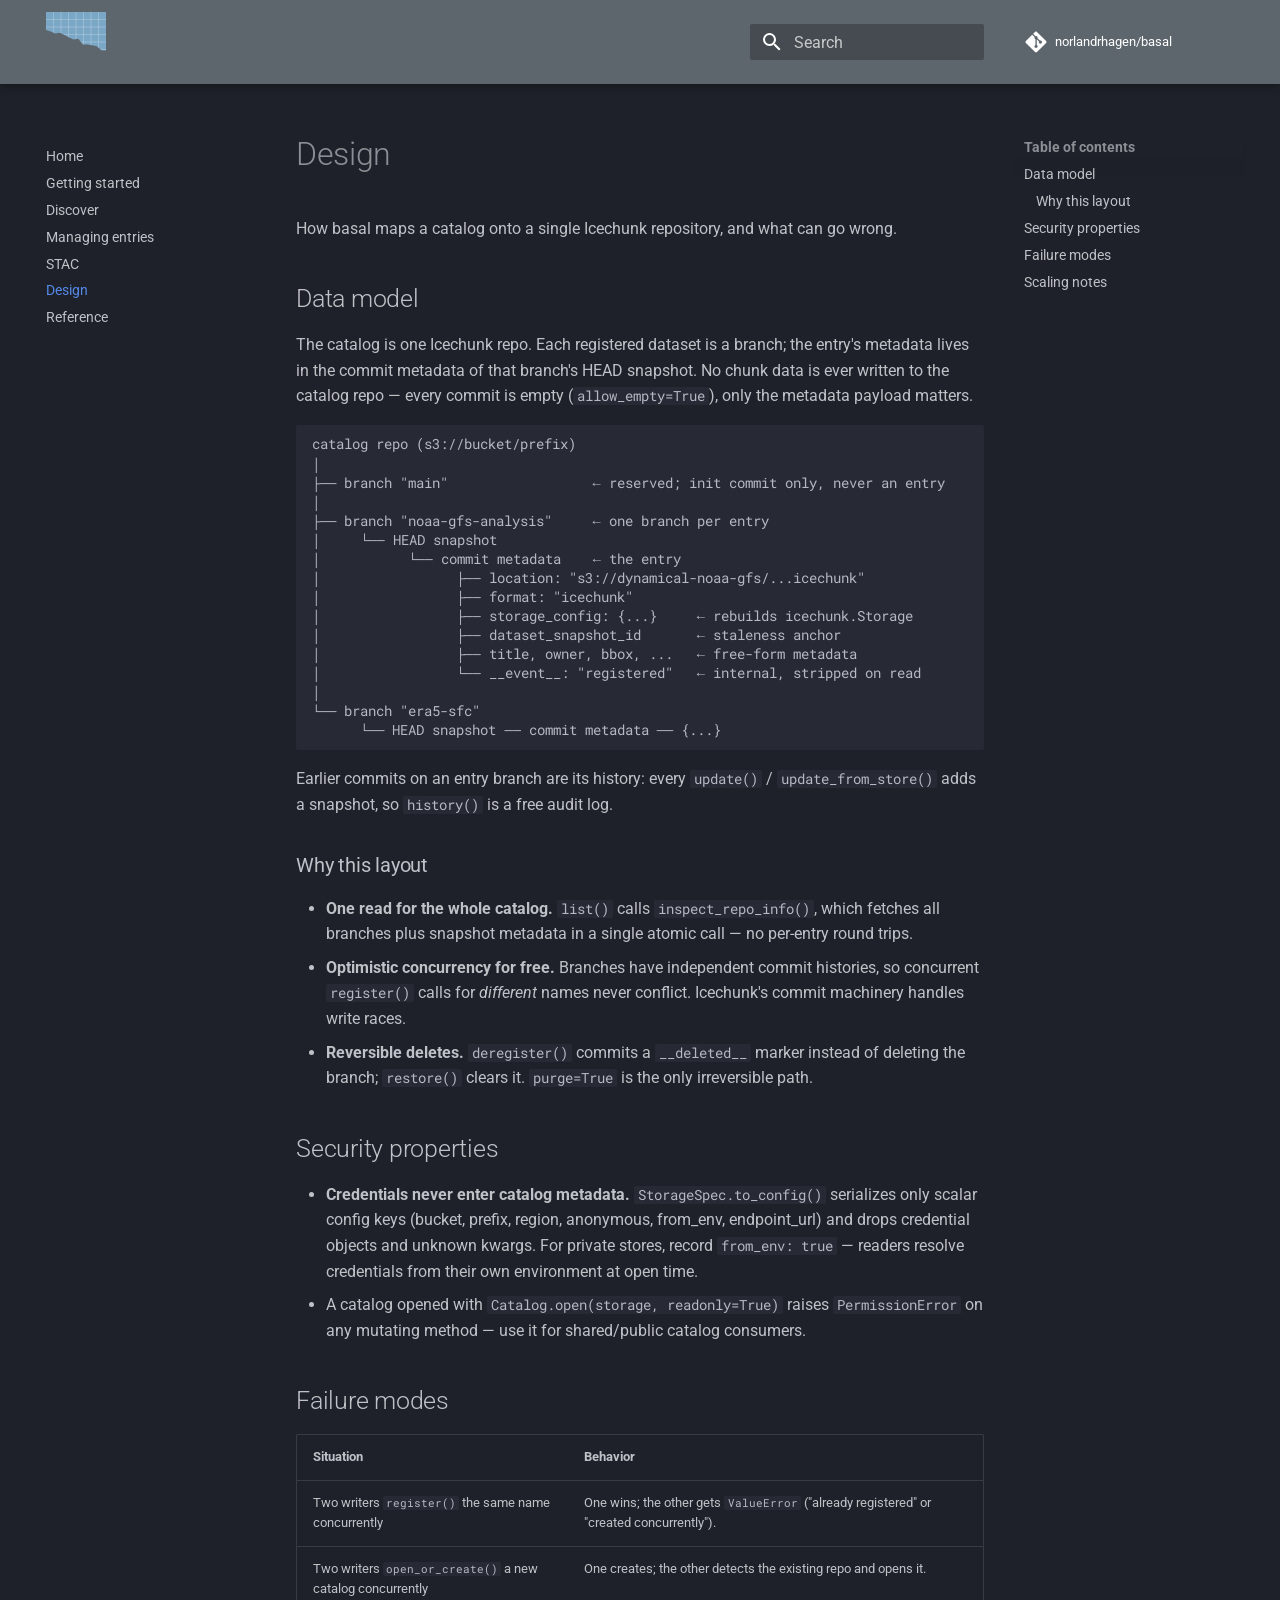
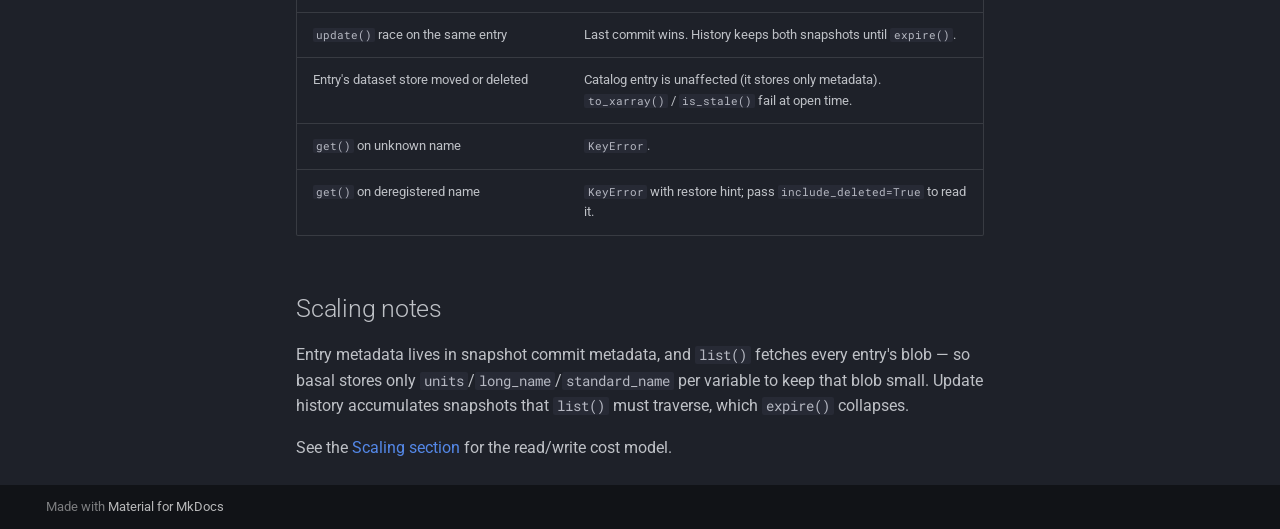
<file: design/index.html>
<!doctype html>
<html lang="en" class="no-js">
  <head>
    
      <meta charset="utf-8">
      <meta name="viewport" content="width=device-width,initial-scale=1">
      
      
      
        <link rel="canonical" href="https://norlandrhagen.github.io/basal/design/">
      
      
        <link rel="prev" href="../stac/">
      
      
        <link rel="next" href="../reference/">
      
      
        
      
      
      <link rel="icon" href="../favicon.png">
      <meta name="generator" content="mkdocs-1.6.1, mkdocs-material-9.7.6">
    
    
      
        <title>Design - basal</title>
      
    
    
      <link rel="stylesheet" href="../assets/stylesheets/main.484c7ddc.min.css">
      
        
        <link rel="stylesheet" href="../assets/stylesheets/palette.ab4e12ef.min.css">
      
      


    
    
      
    
    
      
        
        
        <link rel="preconnect" href="https://fonts.gstatic.com" crossorigin>
        <link rel="stylesheet" href="https://fonts.googleapis.com/css?family=Roboto:300,300i,400,400i,700,700i%7CRoboto+Mono:400,400i,700,700i&display=fallback">
        <style>:root{--md-text-font:"Roboto";--md-code-font:"Roboto Mono"}</style>
      
    
    
      <link rel="stylesheet" href="../assets/_markdown_exec_pyodide.css">
    
      <link rel="stylesheet" href="../stylesheets/extra.css">
    
    <script>__md_scope=new URL("..",location),__md_hash=e=>[...e].reduce(((e,_)=>(e<<5)-e+_.charCodeAt(0)),0),__md_get=(e,_=localStorage,t=__md_scope)=>JSON.parse(_.getItem(t.pathname+"."+e)),__md_set=(e,_,t=localStorage,a=__md_scope)=>{try{t.setItem(a.pathname+"."+e,JSON.stringify(_))}catch(e){}}</script>
    
      

    
    
  </head>
  
  
    
    
    
    
    
    <body dir="ltr" data-md-color-scheme="slate" data-md-color-primary="indigo" data-md-color-accent="indigo">
  
    
    <input class="md-toggle" data-md-toggle="drawer" type="checkbox" id="__drawer" autocomplete="off">
    <input class="md-toggle" data-md-toggle="search" type="checkbox" id="__search" autocomplete="off">
    <label class="md-overlay" for="__drawer"></label>
    <div data-md-component="skip">
      
        
        <a href="#design" class="md-skip">
          Skip to content
        </a>
      
    </div>
    <div data-md-component="announce">
      
    </div>
    
    
      

  

<header class="md-header md-header--shadow" data-md-component="header">
  <nav class="md-header__inner md-grid" aria-label="Header">
    <a href=".." title="basal" class="md-header__button md-logo" aria-label="basal" data-md-component="logo">
      
  <img src="../logo.svg" alt="logo">

    </a>
    <label class="md-header__button md-icon" for="__drawer">
      
      <svg xmlns="http://www.w3.org/2000/svg" viewBox="0 0 24 24"><path d="M3 6h18v2H3zm0 5h18v2H3zm0 5h18v2H3z"/></svg>
    </label>
    <div class="md-header__title" data-md-component="header-title">
      <div class="md-header__ellipsis">
        <div class="md-header__topic">
          <span class="md-ellipsis">
            basal
          </span>
        </div>
        <div class="md-header__topic" data-md-component="header-topic">
          <span class="md-ellipsis">
            
              Design
            
          </span>
        </div>
      </div>
    </div>
    
      
    
    
    
    
      
      
        <label class="md-header__button md-icon" for="__search">
          
          <svg xmlns="http://www.w3.org/2000/svg" viewBox="0 0 24 24"><path d="M9.5 3A6.5 6.5 0 0 1 16 9.5c0 1.61-.59 3.09-1.56 4.23l.27.27h.79l5 5-1.5 1.5-5-5v-.79l-.27-.27A6.52 6.52 0 0 1 9.5 16 6.5 6.5 0 0 1 3 9.5 6.5 6.5 0 0 1 9.5 3m0 2C7 5 5 7 5 9.5S7 14 9.5 14 14 12 14 9.5 12 5 9.5 5"/></svg>
        </label>
        <div class="md-search" data-md-component="search" role="dialog">
  <label class="md-search__overlay" for="__search"></label>
  <div class="md-search__inner" role="search">
    <form class="md-search__form" name="search">
      <input type="text" class="md-search__input" name="query" aria-label="Search" placeholder="Search" autocapitalize="off" autocorrect="off" autocomplete="off" spellcheck="false" data-md-component="search-query" required>
      <label class="md-search__icon md-icon" for="__search">
        
        <svg xmlns="http://www.w3.org/2000/svg" viewBox="0 0 24 24"><path d="M9.5 3A6.5 6.5 0 0 1 16 9.5c0 1.61-.59 3.09-1.56 4.23l.27.27h.79l5 5-1.5 1.5-5-5v-.79l-.27-.27A6.52 6.52 0 0 1 9.5 16 6.5 6.5 0 0 1 3 9.5 6.5 6.5 0 0 1 9.5 3m0 2C7 5 5 7 5 9.5S7 14 9.5 14 14 12 14 9.5 12 5 9.5 5"/></svg>
        
        <svg xmlns="http://www.w3.org/2000/svg" viewBox="0 0 24 24"><path d="M20 11v2H8l5.5 5.5-1.42 1.42L4.16 12l7.92-7.92L13.5 5.5 8 11z"/></svg>
      </label>
      <nav class="md-search__options" aria-label="Search">
        
        <button type="reset" class="md-search__icon md-icon" title="Clear" aria-label="Clear" tabindex="-1">
          
          <svg xmlns="http://www.w3.org/2000/svg" viewBox="0 0 24 24"><path d="M19 6.41 17.59 5 12 10.59 6.41 5 5 6.41 10.59 12 5 17.59 6.41 19 12 13.41 17.59 19 19 17.59 13.41 12z"/></svg>
        </button>
      </nav>
      
    </form>
    <div class="md-search__output">
      <div class="md-search__scrollwrap" tabindex="0" data-md-scrollfix>
        <div class="md-search-result" data-md-component="search-result">
          <div class="md-search-result__meta">
            Initializing search
          </div>
          <ol class="md-search-result__list" role="presentation"></ol>
        </div>
      </div>
    </div>
  </div>
</div>
      
    
    
      <div class="md-header__source">
        <a href="https://github.com/norlandrhagen/basal" title="Go to repository" class="md-source" data-md-component="source">
  <div class="md-source__icon md-icon">
    
    <svg xmlns="http://www.w3.org/2000/svg" viewBox="0 0 448 512"><!--! Font Awesome Free 7.1.0 by @fontawesome - https://fontawesome.com License - https://fontawesome.com/license/free (Icons: CC BY 4.0, Fonts: SIL OFL 1.1, Code: MIT License) Copyright 2025 Fonticons, Inc.--><path d="M439.6 236.1 244 40.5c-5.4-5.5-12.8-8.5-20.4-8.5s-15 3-20.4 8.4L162.5 81l51.5 51.5c27.1-9.1 52.7 16.8 43.4 43.7l49.7 49.7c34.2-11.8 61.2 31 35.5 56.7-26.5 26.5-70.2-2.9-56-37.3L240.3 199v121.9c25.3 12.5 22.3 41.8 9.1 55-6.4 6.4-15.2 10.1-24.3 10.1s-17.8-3.6-24.3-10.1c-17.6-17.6-11.1-46.9 11.2-56v-123c-20.8-8.5-24.6-30.7-18.6-45L142.6 101 8.5 235.1C3 240.6 0 247.9 0 255.5s3 15 8.5 20.4l195.6 195.7c5.4 5.4 12.7 8.4 20.4 8.4s15-3 20.4-8.4l194.7-194.7c5.4-5.4 8.4-12.8 8.4-20.4s-3-15-8.4-20.4"/></svg>
  </div>
  <div class="md-source__repository">
    norlandrhagen/basal
  </div>
</a>
      </div>
    
  </nav>
  
</header>
    
    <div class="md-container" data-md-component="container">
      
      
        
          
        
      
      <main class="md-main" data-md-component="main">
        <div class="md-main__inner md-grid">
          
            
              
              <div class="md-sidebar md-sidebar--primary" data-md-component="sidebar" data-md-type="navigation" >
                <div class="md-sidebar__scrollwrap">
                  <div class="md-sidebar__inner">
                    



<nav class="md-nav md-nav--primary" aria-label="Navigation" data-md-level="0">
  <label class="md-nav__title" for="__drawer">
    <a href=".." title="basal" class="md-nav__button md-logo" aria-label="basal" data-md-component="logo">
      
  <img src="../logo.svg" alt="logo">

    </a>
    basal
  </label>
  
    <div class="md-nav__source">
      <a href="https://github.com/norlandrhagen/basal" title="Go to repository" class="md-source" data-md-component="source">
  <div class="md-source__icon md-icon">
    
    <svg xmlns="http://www.w3.org/2000/svg" viewBox="0 0 448 512"><!--! Font Awesome Free 7.1.0 by @fontawesome - https://fontawesome.com License - https://fontawesome.com/license/free (Icons: CC BY 4.0, Fonts: SIL OFL 1.1, Code: MIT License) Copyright 2025 Fonticons, Inc.--><path d="M439.6 236.1 244 40.5c-5.4-5.5-12.8-8.5-20.4-8.5s-15 3-20.4 8.4L162.5 81l51.5 51.5c27.1-9.1 52.7 16.8 43.4 43.7l49.7 49.7c34.2-11.8 61.2 31 35.5 56.7-26.5 26.5-70.2-2.9-56-37.3L240.3 199v121.9c25.3 12.5 22.3 41.8 9.1 55-6.4 6.4-15.2 10.1-24.3 10.1s-17.8-3.6-24.3-10.1c-17.6-17.6-11.1-46.9 11.2-56v-123c-20.8-8.5-24.6-30.7-18.6-45L142.6 101 8.5 235.1C3 240.6 0 247.9 0 255.5s3 15 8.5 20.4l195.6 195.7c5.4 5.4 12.7 8.4 20.4 8.4s15-3 20.4-8.4l194.7-194.7c5.4-5.4 8.4-12.8 8.4-20.4s-3-15-8.4-20.4"/></svg>
  </div>
  <div class="md-source__repository">
    norlandrhagen/basal
  </div>
</a>
    </div>
  
  <ul class="md-nav__list" data-md-scrollfix>
    
      
      
  
  
  
  
    <li class="md-nav__item">
      <a href=".." class="md-nav__link">
        
  
  
  <span class="md-ellipsis">
    
  
    Home
  

    
  </span>
  
  

      </a>
    </li>
  

    
      
      
  
  
  
  
    <li class="md-nav__item">
      <a href="../usage/" class="md-nav__link">
        
  
  
  <span class="md-ellipsis">
    
  
    Getting started
  

    
  </span>
  
  

      </a>
    </li>
  

    
      
      
  
  
  
  
    <li class="md-nav__item">
      <a href="../discover/" class="md-nav__link">
        
  
  
  <span class="md-ellipsis">
    
  
    Discover
  

    
  </span>
  
  

      </a>
    </li>
  

    
      
      
  
  
  
  
    <li class="md-nav__item">
      <a href="../manage/" class="md-nav__link">
        
  
  
  <span class="md-ellipsis">
    
  
    Managing entries
  

    
  </span>
  
  

      </a>
    </li>
  

    
      
      
  
  
  
  
    <li class="md-nav__item">
      <a href="../stac/" class="md-nav__link">
        
  
  
  <span class="md-ellipsis">
    
  
    STAC
  

    
  </span>
  
  

      </a>
    </li>
  

    
      
      
  
  
    
  
  
  
    <li class="md-nav__item md-nav__item--active">
      
      <input class="md-nav__toggle md-toggle" type="checkbox" id="__toc">
      
      
        
      
      
        <label class="md-nav__link md-nav__link--active" for="__toc">
          
  
  
  <span class="md-ellipsis">
    
  
    Design
  

    
  </span>
  
  

          <span class="md-nav__icon md-icon"></span>
        </label>
      
      <a href="./" class="md-nav__link md-nav__link--active">
        
  
  
  <span class="md-ellipsis">
    
  
    Design
  

    
  </span>
  
  

      </a>
      
        

<nav class="md-nav md-nav--secondary" aria-label="Table of contents">
  
  
  
    
  
  
    <label class="md-nav__title" for="__toc">
      <span class="md-nav__icon md-icon"></span>
      Table of contents
    </label>
    <ul class="md-nav__list" data-md-component="toc" data-md-scrollfix>
      
        <li class="md-nav__item">
  <a href="#data-model" class="md-nav__link">
    <span class="md-ellipsis">
      
        Data model
      
    </span>
  </a>
  
    <nav class="md-nav" aria-label="Data model">
      <ul class="md-nav__list">
        
          <li class="md-nav__item">
  <a href="#why-this-layout" class="md-nav__link">
    <span class="md-ellipsis">
      
        Why this layout
      
    </span>
  </a>
  
</li>
        
      </ul>
    </nav>
  
</li>
      
        <li class="md-nav__item">
  <a href="#security-properties" class="md-nav__link">
    <span class="md-ellipsis">
      
        Security properties
      
    </span>
  </a>
  
</li>
      
        <li class="md-nav__item">
  <a href="#failure-modes" class="md-nav__link">
    <span class="md-ellipsis">
      
        Failure modes
      
    </span>
  </a>
  
</li>
      
        <li class="md-nav__item">
  <a href="#scaling-notes" class="md-nav__link">
    <span class="md-ellipsis">
      
        Scaling notes
      
    </span>
  </a>
  
</li>
      
    </ul>
  
</nav>
      
    </li>
  

    
      
      
  
  
  
  
    <li class="md-nav__item">
      <a href="../reference/" class="md-nav__link">
        
  
  
  <span class="md-ellipsis">
    
  
    Reference
  

    
  </span>
  
  

      </a>
    </li>
  

    
  </ul>
</nav>
                  </div>
                </div>
              </div>
            
            
              
              <div class="md-sidebar md-sidebar--secondary" data-md-component="sidebar" data-md-type="toc" >
                <div class="md-sidebar__scrollwrap">
                  <div class="md-sidebar__inner">
                    

<nav class="md-nav md-nav--secondary" aria-label="Table of contents">
  
  
  
    
  
  
    <label class="md-nav__title" for="__toc">
      <span class="md-nav__icon md-icon"></span>
      Table of contents
    </label>
    <ul class="md-nav__list" data-md-component="toc" data-md-scrollfix>
      
        <li class="md-nav__item">
  <a href="#data-model" class="md-nav__link">
    <span class="md-ellipsis">
      
        Data model
      
    </span>
  </a>
  
    <nav class="md-nav" aria-label="Data model">
      <ul class="md-nav__list">
        
          <li class="md-nav__item">
  <a href="#why-this-layout" class="md-nav__link">
    <span class="md-ellipsis">
      
        Why this layout
      
    </span>
  </a>
  
</li>
        
      </ul>
    </nav>
  
</li>
      
        <li class="md-nav__item">
  <a href="#security-properties" class="md-nav__link">
    <span class="md-ellipsis">
      
        Security properties
      
    </span>
  </a>
  
</li>
      
        <li class="md-nav__item">
  <a href="#failure-modes" class="md-nav__link">
    <span class="md-ellipsis">
      
        Failure modes
      
    </span>
  </a>
  
</li>
      
        <li class="md-nav__item">
  <a href="#scaling-notes" class="md-nav__link">
    <span class="md-ellipsis">
      
        Scaling notes
      
    </span>
  </a>
  
</li>
      
    </ul>
  
</nav>
                  </div>
                </div>
              </div>
            
          
          
            <div class="md-content" data-md-component="content">
              
              <article class="md-content__inner md-typeset">
                
                  


  
  


<h1 id="design">Design</h1>
<p>How basal maps a catalog onto a single Icechunk repository, and what can go
wrong.</p>
<h2 id="data-model">Data model</h2>
<p>The catalog is one Icechunk repo. Each registered dataset is a branch; the
entry's metadata lives in the commit metadata of that branch's HEAD snapshot.
No chunk data is ever written to the catalog repo — every commit is empty
(<code>allow_empty=True</code>), only the metadata payload matters.</p>
<div class="highlight"><pre><span></span><code><a id="__codelineno-0-1" name="__codelineno-0-1" href="#__codelineno-0-1"></a>catalog repo (s3://bucket/prefix)
<a id="__codelineno-0-2" name="__codelineno-0-2" href="#__codelineno-0-2"></a>│
<a id="__codelineno-0-3" name="__codelineno-0-3" href="#__codelineno-0-3"></a>├── branch &quot;main&quot;                  ← reserved; init commit only, never an entry
<a id="__codelineno-0-4" name="__codelineno-0-4" href="#__codelineno-0-4"></a>│
<a id="__codelineno-0-5" name="__codelineno-0-5" href="#__codelineno-0-5"></a>├── branch &quot;noaa-gfs-analysis&quot;     ← one branch per entry
<a id="__codelineno-0-6" name="__codelineno-0-6" href="#__codelineno-0-6"></a>│     └── HEAD snapshot
<a id="__codelineno-0-7" name="__codelineno-0-7" href="#__codelineno-0-7"></a>│           └── commit metadata    ← the entry
<a id="__codelineno-0-8" name="__codelineno-0-8" href="#__codelineno-0-8"></a>│                 ├── location: &quot;s3://dynamical-noaa-gfs/...icechunk&quot;
<a id="__codelineno-0-9" name="__codelineno-0-9" href="#__codelineno-0-9"></a>│                 ├── format: &quot;icechunk&quot;
<a id="__codelineno-0-10" name="__codelineno-0-10" href="#__codelineno-0-10"></a>│                 ├── storage_config: {...}     ← rebuilds icechunk.Storage
<a id="__codelineno-0-11" name="__codelineno-0-11" href="#__codelineno-0-11"></a>│                 ├── dataset_snapshot_id       ← staleness anchor
<a id="__codelineno-0-12" name="__codelineno-0-12" href="#__codelineno-0-12"></a>│                 ├── title, owner, bbox, ...   ← free-form metadata
<a id="__codelineno-0-13" name="__codelineno-0-13" href="#__codelineno-0-13"></a>│                 └── __event__: &quot;registered&quot;   ← internal, stripped on read
<a id="__codelineno-0-14" name="__codelineno-0-14" href="#__codelineno-0-14"></a>│
<a id="__codelineno-0-15" name="__codelineno-0-15" href="#__codelineno-0-15"></a>└── branch &quot;era5-sfc&quot;
<a id="__codelineno-0-16" name="__codelineno-0-16" href="#__codelineno-0-16"></a>      └── HEAD snapshot ── commit metadata ── {...}
</code></pre></div>
<p>Earlier commits on an entry branch are its history: every <code>update()</code> /
<code>update_from_store()</code> adds a snapshot, so <code>history()</code> is a free audit log.</p>
<h3 id="why-this-layout">Why this layout</h3>
<ul>
<li><strong>One read for the whole catalog.</strong> <code>list()</code> calls
  <code>inspect_repo_info()</code>, which fetches all branches plus snapshot metadata in
  a single atomic call — no per-entry round trips.</li>
<li><strong>Optimistic concurrency for free.</strong> Branches have independent commit
  histories, so concurrent <code>register()</code> calls for <em>different</em> names never
  conflict. Icechunk's commit machinery handles write races.</li>
<li><strong>Reversible deletes.</strong> <code>deregister()</code> commits a <code>__deleted__</code> marker
  instead of deleting the branch; <code>restore()</code> clears it. <code>purge=True</code> is the
  only irreversible path.</li>
</ul>
<h2 id="security-properties">Security properties</h2>
<ul>
<li><strong>Credentials never enter catalog metadata.</strong> <code>StorageSpec.to_config()</code>
  serializes only scalar config keys (bucket, prefix, region, anonymous,
  from_env, endpoint_url) and drops credential objects and unknown kwargs.
  For private stores, record <code>from_env: true</code> — readers resolve credentials
  from their own environment at open time.</li>
<li>A catalog opened with <code>Catalog.open(storage, readonly=True)</code> raises
  <code>PermissionError</code> on any mutating method — use it for shared/public
  catalog consumers.</li>
</ul>
<h2 id="failure-modes">Failure modes</h2>
<table>
<thead>
<tr>
<th>Situation</th>
<th>Behavior</th>
</tr>
</thead>
<tbody>
<tr>
<td>Two writers <code>register()</code> the same name concurrently</td>
<td>One wins; the other gets <code>ValueError</code> ("already registered" or "created concurrently").</td>
</tr>
<tr>
<td>Two writers <code>open_or_create()</code> a new catalog concurrently</td>
<td>One creates; the other detects the existing repo and opens it.</td>
</tr>
<tr>
<td><code>update()</code> race on the same entry</td>
<td>Last commit wins. History keeps both snapshots until <code>expire()</code>.</td>
</tr>
<tr>
<td>Entry's dataset store moved or deleted</td>
<td>Catalog entry is unaffected (it stores only metadata). <code>to_xarray()</code> / <code>is_stale()</code> fail at open time.</td>
</tr>
<tr>
<td><code>get()</code> on unknown name</td>
<td><code>KeyError</code>.</td>
</tr>
<tr>
<td><code>get()</code> on deregistered name</td>
<td><code>KeyError</code> with restore hint; pass <code>include_deleted=True</code> to read it.</td>
</tr>
</tbody>
</table>
<h2 id="scaling-notes">Scaling notes</h2>
<p>Entry metadata lives in snapshot commit metadata, and <code>list()</code> fetches every
entry's blob — so basal stores only <code>units</code>/<code>long_name</code>/<code>standard_name</code> per
variable to keep that blob small. Update history accumulates snapshots that
<code>list()</code> must traverse, which <code>expire()</code> collapses.</p>
<p>See the <a href="../manage/#scaling">Scaling section</a> for the read/write cost model.</p>












                
              </article>
            </div>
          
          
<script>var target=document.getElementById(location.hash.slice(1));target&&target.name&&(target.checked=target.name.startsWith("__tabbed_"))</script>
        </div>
        
      </main>
      
        <footer class="md-footer">
  
  <div class="md-footer-meta md-typeset">
    <div class="md-footer-meta__inner md-grid">
      <div class="md-copyright">
  
  
    Made with
    <a href="https://squidfunk.github.io/mkdocs-material/" target="_blank" rel="noopener">
      Material for MkDocs
    </a>
  
</div>
      
    </div>
  </div>
</footer>
      
    </div>
    <div class="md-dialog" data-md-component="dialog">
      <div class="md-dialog__inner md-typeset"></div>
    </div>
    
    
    
      
      
      <script id="__config" type="application/json">{"annotate": null, "base": "..", "features": [], "search": "../assets/javascripts/workers/search.2c215733.min.js", "tags": null, "translations": {"clipboard.copied": "Copied to clipboard", "clipboard.copy": "Copy to clipboard", "search.result.more.one": "1 more on this page", "search.result.more.other": "# more on this page", "search.result.none": "No matching documents", "search.result.one": "1 matching document", "search.result.other": "# matching documents", "search.result.placeholder": "Type to start searching", "search.result.term.missing": "Missing", "select.version": "Select version"}, "version": null}</script>
    
    
      <script src="../assets/javascripts/bundle.79ae519e.min.js"></script>
      
        <script src="../assets/_markdown_exec_pyodide.js"></script>
      
    
  </body>
</html>
</file>
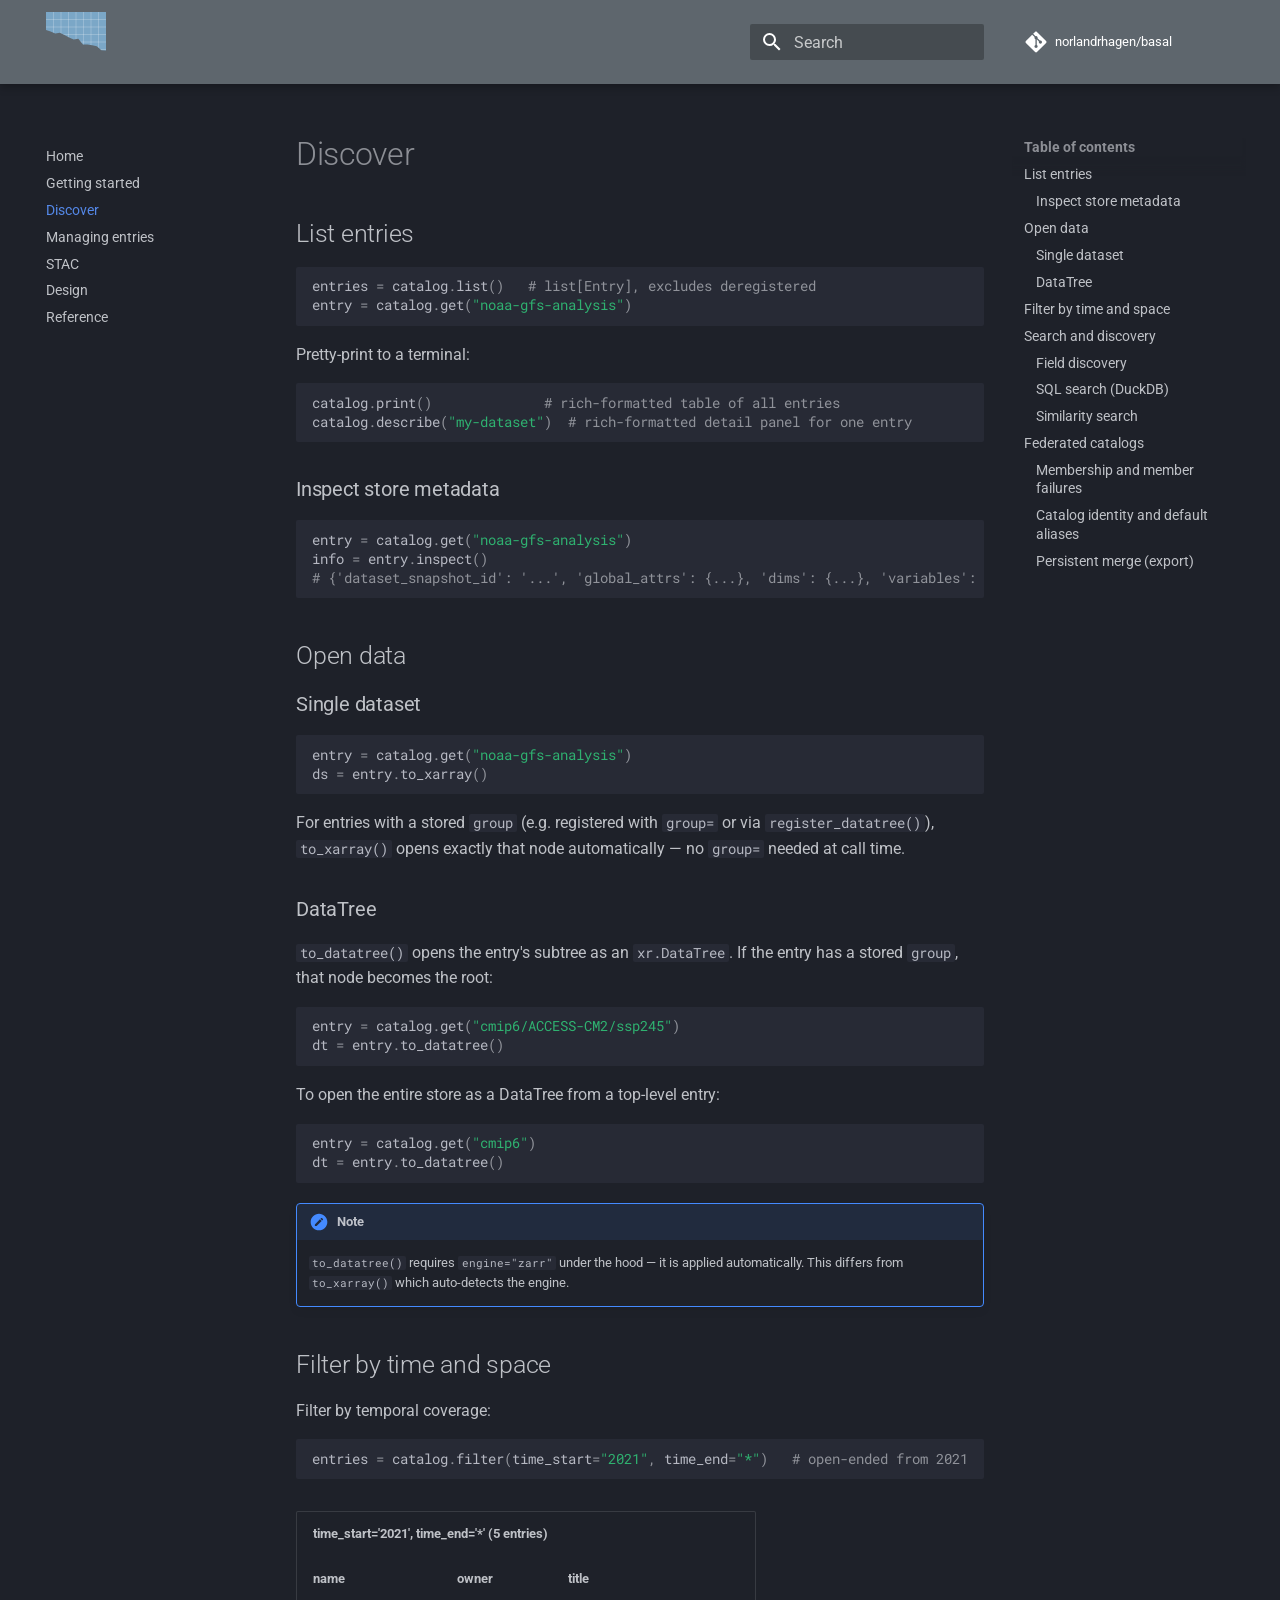
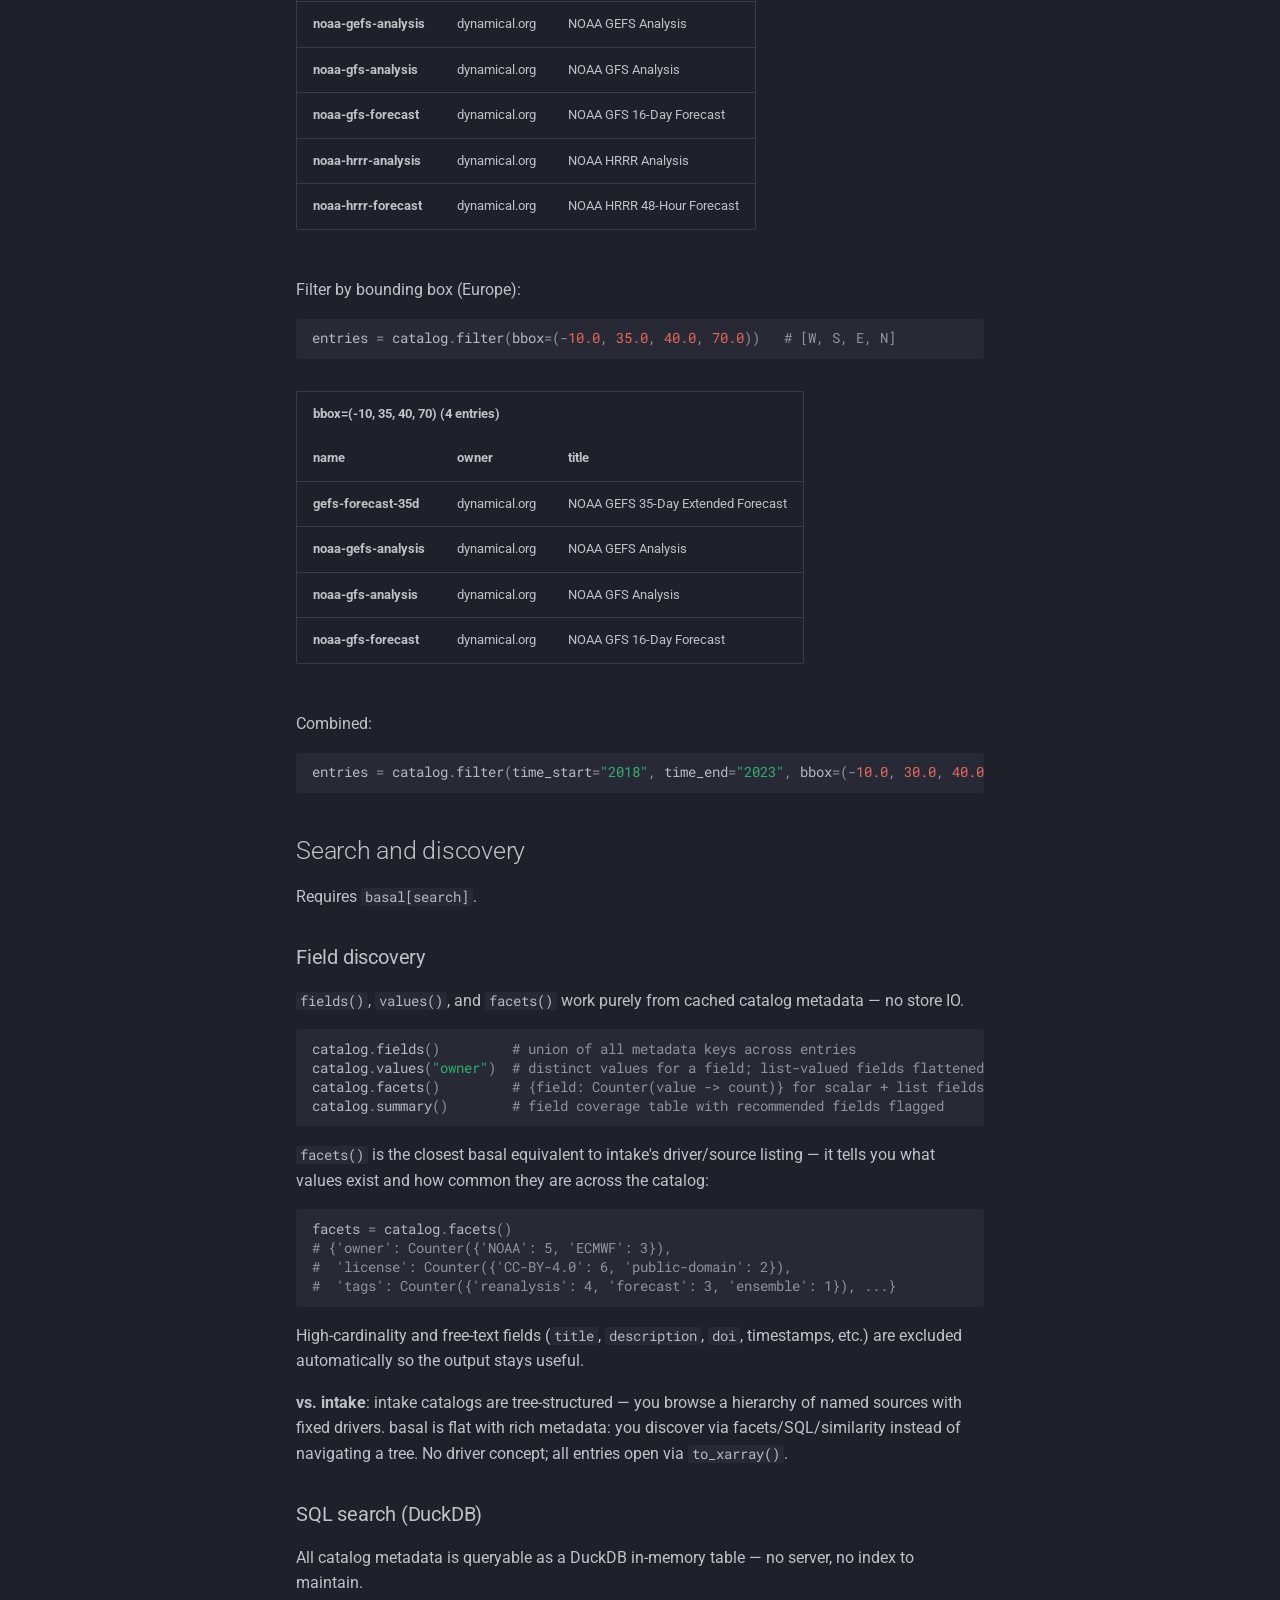
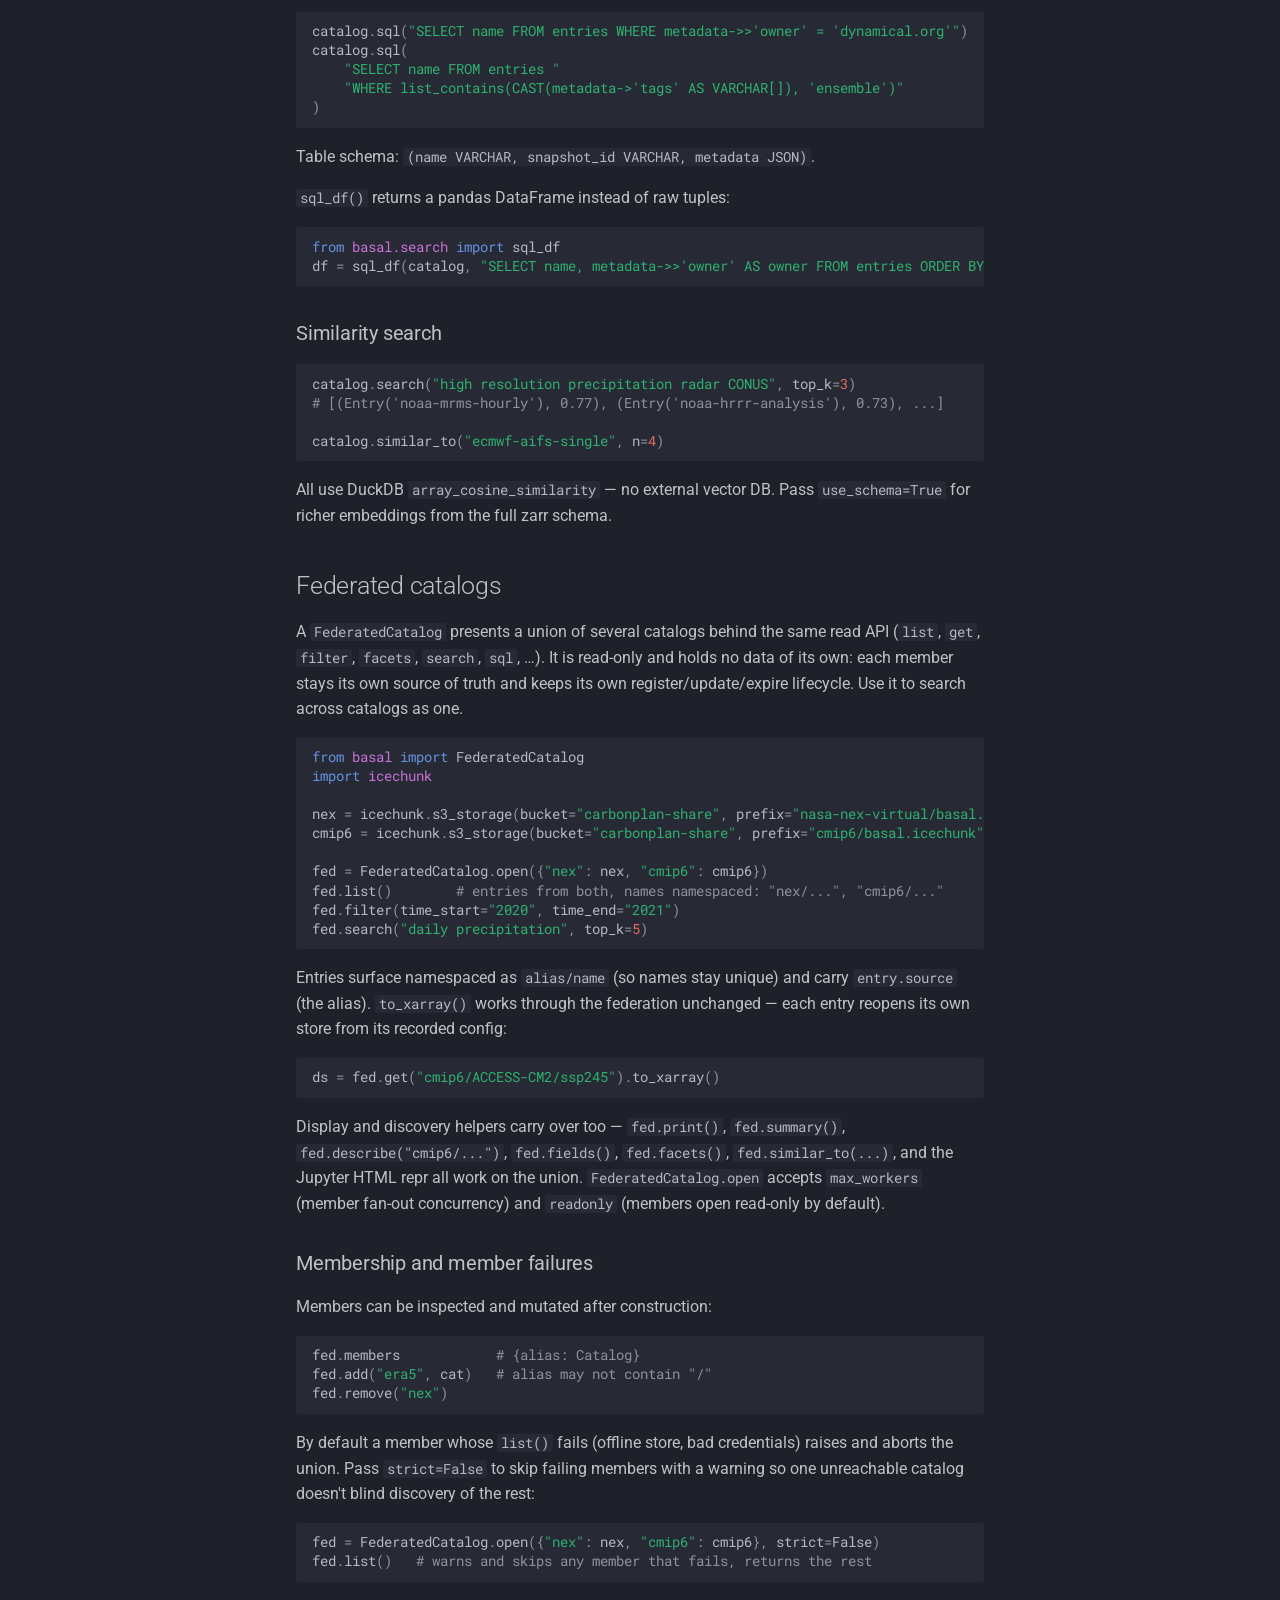
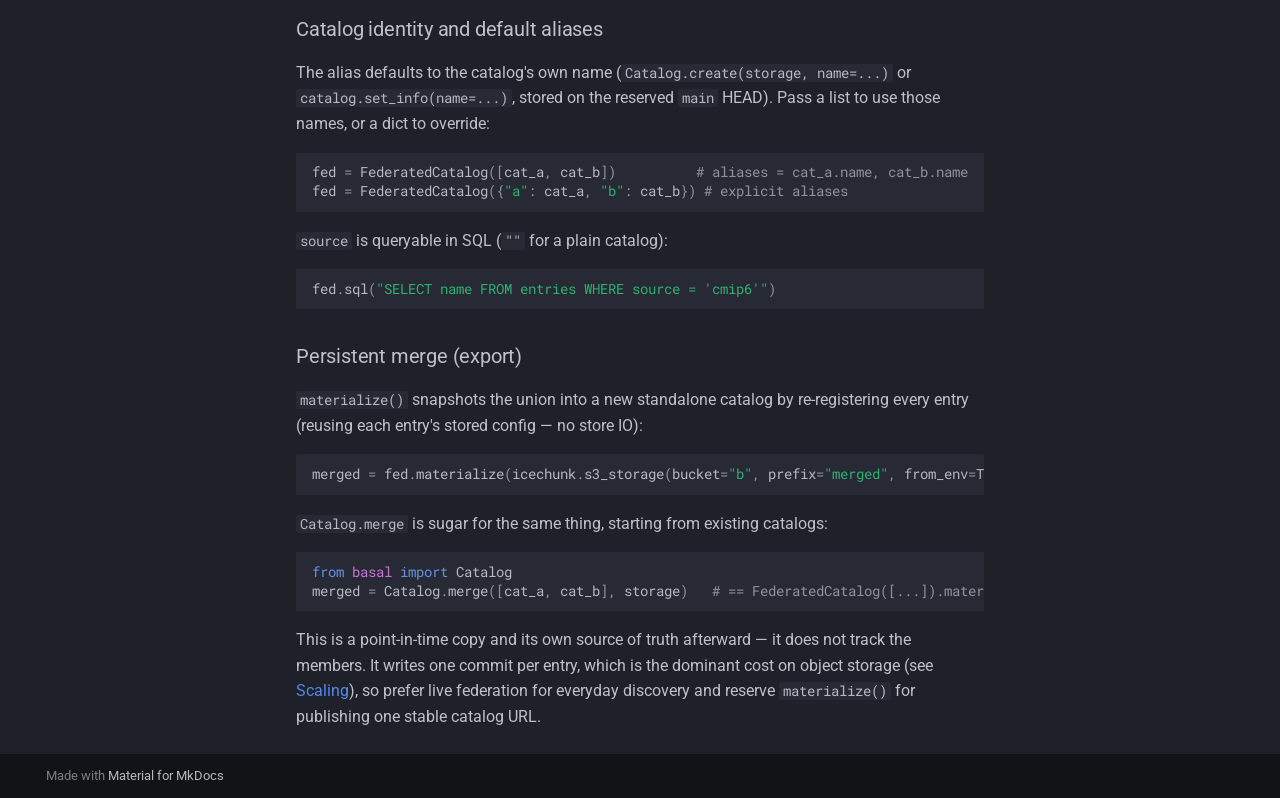
<file: discover/index.html>
<!doctype html>
<html lang="en" class="no-js">
  <head>
    
      <meta charset="utf-8">
      <meta name="viewport" content="width=device-width,initial-scale=1">
      
      
      
        <link rel="canonical" href="https://norlandrhagen.github.io/basal/discover/">
      
      
        <link rel="prev" href="../usage/">
      
      
        <link rel="next" href="../manage/">
      
      
        
      
      
      <link rel="icon" href="../favicon.png">
      <meta name="generator" content="mkdocs-1.6.1, mkdocs-material-9.7.6">
    
    
      
        <title>Discover - basal</title>
      
    
    
      <link rel="stylesheet" href="../assets/stylesheets/main.484c7ddc.min.css">
      
        
        <link rel="stylesheet" href="../assets/stylesheets/palette.ab4e12ef.min.css">
      
      


    
    
      
    
    
      
        
        
        <link rel="preconnect" href="https://fonts.gstatic.com" crossorigin>
        <link rel="stylesheet" href="https://fonts.googleapis.com/css?family=Roboto:300,300i,400,400i,700,700i%7CRoboto+Mono:400,400i,700,700i&display=fallback">
        <style>:root{--md-text-font:"Roboto";--md-code-font:"Roboto Mono"}</style>
      
    
    
      <link rel="stylesheet" href="../assets/_markdown_exec_pyodide.css">
    
      <link rel="stylesheet" href="../stylesheets/extra.css">
    
    <script>__md_scope=new URL("..",location),__md_hash=e=>[...e].reduce(((e,_)=>(e<<5)-e+_.charCodeAt(0)),0),__md_get=(e,_=localStorage,t=__md_scope)=>JSON.parse(_.getItem(t.pathname+"."+e)),__md_set=(e,_,t=localStorage,a=__md_scope)=>{try{t.setItem(a.pathname+"."+e,JSON.stringify(_))}catch(e){}}</script>
    
      

    
    
  </head>
  
  
    
    
    
    
    
    <body dir="ltr" data-md-color-scheme="slate" data-md-color-primary="indigo" data-md-color-accent="indigo">
  
    
    <input class="md-toggle" data-md-toggle="drawer" type="checkbox" id="__drawer" autocomplete="off">
    <input class="md-toggle" data-md-toggle="search" type="checkbox" id="__search" autocomplete="off">
    <label class="md-overlay" for="__drawer"></label>
    <div data-md-component="skip">
      
        
        <a href="#discover" class="md-skip">
          Skip to content
        </a>
      
    </div>
    <div data-md-component="announce">
      
    </div>
    
    
      

  

<header class="md-header md-header--shadow" data-md-component="header">
  <nav class="md-header__inner md-grid" aria-label="Header">
    <a href=".." title="basal" class="md-header__button md-logo" aria-label="basal" data-md-component="logo">
      
  <img src="../logo.svg" alt="logo">

    </a>
    <label class="md-header__button md-icon" for="__drawer">
      
      <svg xmlns="http://www.w3.org/2000/svg" viewBox="0 0 24 24"><path d="M3 6h18v2H3zm0 5h18v2H3zm0 5h18v2H3z"/></svg>
    </label>
    <div class="md-header__title" data-md-component="header-title">
      <div class="md-header__ellipsis">
        <div class="md-header__topic">
          <span class="md-ellipsis">
            basal
          </span>
        </div>
        <div class="md-header__topic" data-md-component="header-topic">
          <span class="md-ellipsis">
            
              Discover
            
          </span>
        </div>
      </div>
    </div>
    
      
    
    
    
    
      
      
        <label class="md-header__button md-icon" for="__search">
          
          <svg xmlns="http://www.w3.org/2000/svg" viewBox="0 0 24 24"><path d="M9.5 3A6.5 6.5 0 0 1 16 9.5c0 1.61-.59 3.09-1.56 4.23l.27.27h.79l5 5-1.5 1.5-5-5v-.79l-.27-.27A6.52 6.52 0 0 1 9.5 16 6.5 6.5 0 0 1 3 9.5 6.5 6.5 0 0 1 9.5 3m0 2C7 5 5 7 5 9.5S7 14 9.5 14 14 12 14 9.5 12 5 9.5 5"/></svg>
        </label>
        <div class="md-search" data-md-component="search" role="dialog">
  <label class="md-search__overlay" for="__search"></label>
  <div class="md-search__inner" role="search">
    <form class="md-search__form" name="search">
      <input type="text" class="md-search__input" name="query" aria-label="Search" placeholder="Search" autocapitalize="off" autocorrect="off" autocomplete="off" spellcheck="false" data-md-component="search-query" required>
      <label class="md-search__icon md-icon" for="__search">
        
        <svg xmlns="http://www.w3.org/2000/svg" viewBox="0 0 24 24"><path d="M9.5 3A6.5 6.5 0 0 1 16 9.5c0 1.61-.59 3.09-1.56 4.23l.27.27h.79l5 5-1.5 1.5-5-5v-.79l-.27-.27A6.52 6.52 0 0 1 9.5 16 6.5 6.5 0 0 1 3 9.5 6.5 6.5 0 0 1 9.5 3m0 2C7 5 5 7 5 9.5S7 14 9.5 14 14 12 14 9.5 12 5 9.5 5"/></svg>
        
        <svg xmlns="http://www.w3.org/2000/svg" viewBox="0 0 24 24"><path d="M20 11v2H8l5.5 5.5-1.42 1.42L4.16 12l7.92-7.92L13.5 5.5 8 11z"/></svg>
      </label>
      <nav class="md-search__options" aria-label="Search">
        
        <button type="reset" class="md-search__icon md-icon" title="Clear" aria-label="Clear" tabindex="-1">
          
          <svg xmlns="http://www.w3.org/2000/svg" viewBox="0 0 24 24"><path d="M19 6.41 17.59 5 12 10.59 6.41 5 5 6.41 10.59 12 5 17.59 6.41 19 12 13.41 17.59 19 19 17.59 13.41 12z"/></svg>
        </button>
      </nav>
      
    </form>
    <div class="md-search__output">
      <div class="md-search__scrollwrap" tabindex="0" data-md-scrollfix>
        <div class="md-search-result" data-md-component="search-result">
          <div class="md-search-result__meta">
            Initializing search
          </div>
          <ol class="md-search-result__list" role="presentation"></ol>
        </div>
      </div>
    </div>
  </div>
</div>
      
    
    
      <div class="md-header__source">
        <a href="https://github.com/norlandrhagen/basal" title="Go to repository" class="md-source" data-md-component="source">
  <div class="md-source__icon md-icon">
    
    <svg xmlns="http://www.w3.org/2000/svg" viewBox="0 0 448 512"><!--! Font Awesome Free 7.1.0 by @fontawesome - https://fontawesome.com License - https://fontawesome.com/license/free (Icons: CC BY 4.0, Fonts: SIL OFL 1.1, Code: MIT License) Copyright 2025 Fonticons, Inc.--><path d="M439.6 236.1 244 40.5c-5.4-5.5-12.8-8.5-20.4-8.5s-15 3-20.4 8.4L162.5 81l51.5 51.5c27.1-9.1 52.7 16.8 43.4 43.7l49.7 49.7c34.2-11.8 61.2 31 35.5 56.7-26.5 26.5-70.2-2.9-56-37.3L240.3 199v121.9c25.3 12.5 22.3 41.8 9.1 55-6.4 6.4-15.2 10.1-24.3 10.1s-17.8-3.6-24.3-10.1c-17.6-17.6-11.1-46.9 11.2-56v-123c-20.8-8.5-24.6-30.7-18.6-45L142.6 101 8.5 235.1C3 240.6 0 247.9 0 255.5s3 15 8.5 20.4l195.6 195.7c5.4 5.4 12.7 8.4 20.4 8.4s15-3 20.4-8.4l194.7-194.7c5.4-5.4 8.4-12.8 8.4-20.4s-3-15-8.4-20.4"/></svg>
  </div>
  <div class="md-source__repository">
    norlandrhagen/basal
  </div>
</a>
      </div>
    
  </nav>
  
</header>
    
    <div class="md-container" data-md-component="container">
      
      
        
          
        
      
      <main class="md-main" data-md-component="main">
        <div class="md-main__inner md-grid">
          
            
              
              <div class="md-sidebar md-sidebar--primary" data-md-component="sidebar" data-md-type="navigation" >
                <div class="md-sidebar__scrollwrap">
                  <div class="md-sidebar__inner">
                    



<nav class="md-nav md-nav--primary" aria-label="Navigation" data-md-level="0">
  <label class="md-nav__title" for="__drawer">
    <a href=".." title="basal" class="md-nav__button md-logo" aria-label="basal" data-md-component="logo">
      
  <img src="../logo.svg" alt="logo">

    </a>
    basal
  </label>
  
    <div class="md-nav__source">
      <a href="https://github.com/norlandrhagen/basal" title="Go to repository" class="md-source" data-md-component="source">
  <div class="md-source__icon md-icon">
    
    <svg xmlns="http://www.w3.org/2000/svg" viewBox="0 0 448 512"><!--! Font Awesome Free 7.1.0 by @fontawesome - https://fontawesome.com License - https://fontawesome.com/license/free (Icons: CC BY 4.0, Fonts: SIL OFL 1.1, Code: MIT License) Copyright 2025 Fonticons, Inc.--><path d="M439.6 236.1 244 40.5c-5.4-5.5-12.8-8.5-20.4-8.5s-15 3-20.4 8.4L162.5 81l51.5 51.5c27.1-9.1 52.7 16.8 43.4 43.7l49.7 49.7c34.2-11.8 61.2 31 35.5 56.7-26.5 26.5-70.2-2.9-56-37.3L240.3 199v121.9c25.3 12.5 22.3 41.8 9.1 55-6.4 6.4-15.2 10.1-24.3 10.1s-17.8-3.6-24.3-10.1c-17.6-17.6-11.1-46.9 11.2-56v-123c-20.8-8.5-24.6-30.7-18.6-45L142.6 101 8.5 235.1C3 240.6 0 247.9 0 255.5s3 15 8.5 20.4l195.6 195.7c5.4 5.4 12.7 8.4 20.4 8.4s15-3 20.4-8.4l194.7-194.7c5.4-5.4 8.4-12.8 8.4-20.4s-3-15-8.4-20.4"/></svg>
  </div>
  <div class="md-source__repository">
    norlandrhagen/basal
  </div>
</a>
    </div>
  
  <ul class="md-nav__list" data-md-scrollfix>
    
      
      
  
  
  
  
    <li class="md-nav__item">
      <a href=".." class="md-nav__link">
        
  
  
  <span class="md-ellipsis">
    
  
    Home
  

    
  </span>
  
  

      </a>
    </li>
  

    
      
      
  
  
  
  
    <li class="md-nav__item">
      <a href="../usage/" class="md-nav__link">
        
  
  
  <span class="md-ellipsis">
    
  
    Getting started
  

    
  </span>
  
  

      </a>
    </li>
  

    
      
      
  
  
    
  
  
  
    <li class="md-nav__item md-nav__item--active">
      
      <input class="md-nav__toggle md-toggle" type="checkbox" id="__toc">
      
      
        
      
      
        <label class="md-nav__link md-nav__link--active" for="__toc">
          
  
  
  <span class="md-ellipsis">
    
  
    Discover
  

    
  </span>
  
  

          <span class="md-nav__icon md-icon"></span>
        </label>
      
      <a href="./" class="md-nav__link md-nav__link--active">
        
  
  
  <span class="md-ellipsis">
    
  
    Discover
  

    
  </span>
  
  

      </a>
      
        

<nav class="md-nav md-nav--secondary" aria-label="Table of contents">
  
  
  
    
  
  
    <label class="md-nav__title" for="__toc">
      <span class="md-nav__icon md-icon"></span>
      Table of contents
    </label>
    <ul class="md-nav__list" data-md-component="toc" data-md-scrollfix>
      
        <li class="md-nav__item">
  <a href="#list-entries" class="md-nav__link">
    <span class="md-ellipsis">
      
        List entries
      
    </span>
  </a>
  
    <nav class="md-nav" aria-label="List entries">
      <ul class="md-nav__list">
        
          <li class="md-nav__item">
  <a href="#inspect-store-metadata" class="md-nav__link">
    <span class="md-ellipsis">
      
        Inspect store metadata
      
    </span>
  </a>
  
</li>
        
      </ul>
    </nav>
  
</li>
      
        <li class="md-nav__item">
  <a href="#open-data" class="md-nav__link">
    <span class="md-ellipsis">
      
        Open data
      
    </span>
  </a>
  
    <nav class="md-nav" aria-label="Open data">
      <ul class="md-nav__list">
        
          <li class="md-nav__item">
  <a href="#single-dataset" class="md-nav__link">
    <span class="md-ellipsis">
      
        Single dataset
      
    </span>
  </a>
  
</li>
        
          <li class="md-nav__item">
  <a href="#datatree" class="md-nav__link">
    <span class="md-ellipsis">
      
        DataTree
      
    </span>
  </a>
  
</li>
        
      </ul>
    </nav>
  
</li>
      
        <li class="md-nav__item">
  <a href="#filter-by-time-and-space" class="md-nav__link">
    <span class="md-ellipsis">
      
        Filter by time and space
      
    </span>
  </a>
  
</li>
      
        <li class="md-nav__item">
  <a href="#search-and-discovery" class="md-nav__link">
    <span class="md-ellipsis">
      
        Search and discovery
      
    </span>
  </a>
  
    <nav class="md-nav" aria-label="Search and discovery">
      <ul class="md-nav__list">
        
          <li class="md-nav__item">
  <a href="#field-discovery" class="md-nav__link">
    <span class="md-ellipsis">
      
        Field discovery
      
    </span>
  </a>
  
</li>
        
          <li class="md-nav__item">
  <a href="#sql-search-duckdb" class="md-nav__link">
    <span class="md-ellipsis">
      
        SQL search (DuckDB)
      
    </span>
  </a>
  
</li>
        
          <li class="md-nav__item">
  <a href="#similarity-search" class="md-nav__link">
    <span class="md-ellipsis">
      
        Similarity search
      
    </span>
  </a>
  
</li>
        
      </ul>
    </nav>
  
</li>
      
        <li class="md-nav__item">
  <a href="#federated-catalogs" class="md-nav__link">
    <span class="md-ellipsis">
      
        Federated catalogs
      
    </span>
  </a>
  
    <nav class="md-nav" aria-label="Federated catalogs">
      <ul class="md-nav__list">
        
          <li class="md-nav__item">
  <a href="#membership-and-member-failures" class="md-nav__link">
    <span class="md-ellipsis">
      
        Membership and member failures
      
    </span>
  </a>
  
</li>
        
          <li class="md-nav__item">
  <a href="#catalog-identity-and-default-aliases" class="md-nav__link">
    <span class="md-ellipsis">
      
        Catalog identity and default aliases
      
    </span>
  </a>
  
</li>
        
          <li class="md-nav__item">
  <a href="#persistent-merge-export" class="md-nav__link">
    <span class="md-ellipsis">
      
        Persistent merge (export)
      
    </span>
  </a>
  
</li>
        
      </ul>
    </nav>
  
</li>
      
    </ul>
  
</nav>
      
    </li>
  

    
      
      
  
  
  
  
    <li class="md-nav__item">
      <a href="../manage/" class="md-nav__link">
        
  
  
  <span class="md-ellipsis">
    
  
    Managing entries
  

    
  </span>
  
  

      </a>
    </li>
  

    
      
      
  
  
  
  
    <li class="md-nav__item">
      <a href="../stac/" class="md-nav__link">
        
  
  
  <span class="md-ellipsis">
    
  
    STAC
  

    
  </span>
  
  

      </a>
    </li>
  

    
      
      
  
  
  
  
    <li class="md-nav__item">
      <a href="../design/" class="md-nav__link">
        
  
  
  <span class="md-ellipsis">
    
  
    Design
  

    
  </span>
  
  

      </a>
    </li>
  

    
      
      
  
  
  
  
    <li class="md-nav__item">
      <a href="../reference/" class="md-nav__link">
        
  
  
  <span class="md-ellipsis">
    
  
    Reference
  

    
  </span>
  
  

      </a>
    </li>
  

    
  </ul>
</nav>
                  </div>
                </div>
              </div>
            
            
              
              <div class="md-sidebar md-sidebar--secondary" data-md-component="sidebar" data-md-type="toc" >
                <div class="md-sidebar__scrollwrap">
                  <div class="md-sidebar__inner">
                    

<nav class="md-nav md-nav--secondary" aria-label="Table of contents">
  
  
  
    
  
  
    <label class="md-nav__title" for="__toc">
      <span class="md-nav__icon md-icon"></span>
      Table of contents
    </label>
    <ul class="md-nav__list" data-md-component="toc" data-md-scrollfix>
      
        <li class="md-nav__item">
  <a href="#list-entries" class="md-nav__link">
    <span class="md-ellipsis">
      
        List entries
      
    </span>
  </a>
  
    <nav class="md-nav" aria-label="List entries">
      <ul class="md-nav__list">
        
          <li class="md-nav__item">
  <a href="#inspect-store-metadata" class="md-nav__link">
    <span class="md-ellipsis">
      
        Inspect store metadata
      
    </span>
  </a>
  
</li>
        
      </ul>
    </nav>
  
</li>
      
        <li class="md-nav__item">
  <a href="#open-data" class="md-nav__link">
    <span class="md-ellipsis">
      
        Open data
      
    </span>
  </a>
  
    <nav class="md-nav" aria-label="Open data">
      <ul class="md-nav__list">
        
          <li class="md-nav__item">
  <a href="#single-dataset" class="md-nav__link">
    <span class="md-ellipsis">
      
        Single dataset
      
    </span>
  </a>
  
</li>
        
          <li class="md-nav__item">
  <a href="#datatree" class="md-nav__link">
    <span class="md-ellipsis">
      
        DataTree
      
    </span>
  </a>
  
</li>
        
      </ul>
    </nav>
  
</li>
      
        <li class="md-nav__item">
  <a href="#filter-by-time-and-space" class="md-nav__link">
    <span class="md-ellipsis">
      
        Filter by time and space
      
    </span>
  </a>
  
</li>
      
        <li class="md-nav__item">
  <a href="#search-and-discovery" class="md-nav__link">
    <span class="md-ellipsis">
      
        Search and discovery
      
    </span>
  </a>
  
    <nav class="md-nav" aria-label="Search and discovery">
      <ul class="md-nav__list">
        
          <li class="md-nav__item">
  <a href="#field-discovery" class="md-nav__link">
    <span class="md-ellipsis">
      
        Field discovery
      
    </span>
  </a>
  
</li>
        
          <li class="md-nav__item">
  <a href="#sql-search-duckdb" class="md-nav__link">
    <span class="md-ellipsis">
      
        SQL search (DuckDB)
      
    </span>
  </a>
  
</li>
        
          <li class="md-nav__item">
  <a href="#similarity-search" class="md-nav__link">
    <span class="md-ellipsis">
      
        Similarity search
      
    </span>
  </a>
  
</li>
        
      </ul>
    </nav>
  
</li>
      
        <li class="md-nav__item">
  <a href="#federated-catalogs" class="md-nav__link">
    <span class="md-ellipsis">
      
        Federated catalogs
      
    </span>
  </a>
  
    <nav class="md-nav" aria-label="Federated catalogs">
      <ul class="md-nav__list">
        
          <li class="md-nav__item">
  <a href="#membership-and-member-failures" class="md-nav__link">
    <span class="md-ellipsis">
      
        Membership and member failures
      
    </span>
  </a>
  
</li>
        
          <li class="md-nav__item">
  <a href="#catalog-identity-and-default-aliases" class="md-nav__link">
    <span class="md-ellipsis">
      
        Catalog identity and default aliases
      
    </span>
  </a>
  
</li>
        
          <li class="md-nav__item">
  <a href="#persistent-merge-export" class="md-nav__link">
    <span class="md-ellipsis">
      
        Persistent merge (export)
      
    </span>
  </a>
  
</li>
        
      </ul>
    </nav>
  
</li>
      
    </ul>
  
</nav>
                  </div>
                </div>
              </div>
            
          
          
            <div class="md-content" data-md-component="content">
              
              <article class="md-content__inner md-typeset">
                
                  


  
  


<h1 id="discover">Discover</h1>
<h2 id="list-entries">List entries</h2>
<div class="highlight"><pre><span></span><code><a id="__codelineno-0-1" name="__codelineno-0-1" href="#__codelineno-0-1"></a><span class="n">entries</span> <span class="o">=</span> <span class="n">catalog</span><span class="o">.</span><span class="n">list</span><span class="p">()</span>   <span class="c1"># list[Entry], excludes deregistered</span>
<a id="__codelineno-0-2" name="__codelineno-0-2" href="#__codelineno-0-2"></a><span class="n">entry</span> <span class="o">=</span> <span class="n">catalog</span><span class="o">.</span><span class="n">get</span><span class="p">(</span><span class="s2">&quot;noaa-gfs-analysis&quot;</span><span class="p">)</span>
</code></pre></div>
<p>Pretty-print to a terminal:</p>
<div class="highlight"><pre><span></span><code><a id="__codelineno-1-1" name="__codelineno-1-1" href="#__codelineno-1-1"></a><span class="n">catalog</span><span class="o">.</span><span class="n">print</span><span class="p">()</span>              <span class="c1"># rich-formatted table of all entries</span>
<a id="__codelineno-1-2" name="__codelineno-1-2" href="#__codelineno-1-2"></a><span class="n">catalog</span><span class="o">.</span><span class="n">describe</span><span class="p">(</span><span class="s2">&quot;my-dataset&quot;</span><span class="p">)</span>  <span class="c1"># rich-formatted detail panel for one entry</span>
</code></pre></div>
<h3 id="inspect-store-metadata">Inspect store metadata</h3>
<div class="highlight"><pre><span></span><code><a id="__codelineno-2-1" name="__codelineno-2-1" href="#__codelineno-2-1"></a><span class="n">entry</span> <span class="o">=</span> <span class="n">catalog</span><span class="o">.</span><span class="n">get</span><span class="p">(</span><span class="s2">&quot;noaa-gfs-analysis&quot;</span><span class="p">)</span>
<a id="__codelineno-2-2" name="__codelineno-2-2" href="#__codelineno-2-2"></a><span class="n">info</span> <span class="o">=</span> <span class="n">entry</span><span class="o">.</span><span class="n">inspect</span><span class="p">()</span>
<a id="__codelineno-2-3" name="__codelineno-2-3" href="#__codelineno-2-3"></a><span class="c1"># {&#39;dataset_snapshot_id&#39;: &#39;...&#39;, &#39;global_attrs&#39;: {...}, &#39;dims&#39;: {...}, &#39;variables&#39;: {...}}</span>
</code></pre></div>
<h2 id="open-data">Open data</h2>
<h3 id="single-dataset">Single dataset</h3>
<div class="highlight"><pre><span></span><code><a id="__codelineno-3-1" name="__codelineno-3-1" href="#__codelineno-3-1"></a><span class="n">entry</span> <span class="o">=</span> <span class="n">catalog</span><span class="o">.</span><span class="n">get</span><span class="p">(</span><span class="s2">&quot;noaa-gfs-analysis&quot;</span><span class="p">)</span>
<a id="__codelineno-3-2" name="__codelineno-3-2" href="#__codelineno-3-2"></a><span class="n">ds</span> <span class="o">=</span> <span class="n">entry</span><span class="o">.</span><span class="n">to_xarray</span><span class="p">()</span>
</code></pre></div>
<p>For entries with a stored <code>group</code> (e.g. registered with <code>group=</code> or via
<code>register_datatree()</code>), <code>to_xarray()</code> opens exactly that node automatically —
no <code>group=</code> needed at call time.</p>
<h3 id="datatree">DataTree</h3>
<p><code>to_datatree()</code> opens the entry's subtree as an <code>xr.DataTree</code>. If the entry has a
stored <code>group</code>, that node becomes the root:</p>
<div class="highlight"><pre><span></span><code><a id="__codelineno-4-1" name="__codelineno-4-1" href="#__codelineno-4-1"></a><span class="n">entry</span> <span class="o">=</span> <span class="n">catalog</span><span class="o">.</span><span class="n">get</span><span class="p">(</span><span class="s2">&quot;cmip6/ACCESS-CM2/ssp245&quot;</span><span class="p">)</span>
<a id="__codelineno-4-2" name="__codelineno-4-2" href="#__codelineno-4-2"></a><span class="n">dt</span> <span class="o">=</span> <span class="n">entry</span><span class="o">.</span><span class="n">to_datatree</span><span class="p">()</span>
</code></pre></div>
<p>To open the entire store as a DataTree from a top-level entry:</p>
<div class="highlight"><pre><span></span><code><a id="__codelineno-5-1" name="__codelineno-5-1" href="#__codelineno-5-1"></a><span class="n">entry</span> <span class="o">=</span> <span class="n">catalog</span><span class="o">.</span><span class="n">get</span><span class="p">(</span><span class="s2">&quot;cmip6&quot;</span><span class="p">)</span>
<a id="__codelineno-5-2" name="__codelineno-5-2" href="#__codelineno-5-2"></a><span class="n">dt</span> <span class="o">=</span> <span class="n">entry</span><span class="o">.</span><span class="n">to_datatree</span><span class="p">()</span>
</code></pre></div>
<div class="admonition note">
<p class="admonition-title">Note</p>
<p><code>to_datatree()</code> requires <code>engine="zarr"</code> under the hood — it is applied
automatically. This differs from <code>to_xarray()</code> which auto-detects the engine.</p>
</div>
<h2 id="filter-by-time-and-space">Filter by time and space</h2>
<p></p>
<p>Filter by temporal coverage:</p>
<div class="highlight"><pre><span></span><code><a id="__codelineno-6-1" name="__codelineno-6-1" href="#__codelineno-6-1"></a><span class="n">entries</span> <span class="o">=</span> <span class="n">catalog</span><span class="o">.</span><span class="n">filter</span><span class="p">(</span><span class="n">time_start</span><span class="o">=</span><span class="s2">&quot;2021&quot;</span><span class="p">,</span> <span class="n">time_end</span><span class="o">=</span><span class="s2">&quot;*&quot;</span><span class="p">)</span>   <span class="c1"># open-ended from 2021</span>
</code></pre></div>
<div style="overflow-x:auto"><table><thead><tr><th colspan=3>time_start='2021', time_end='*' (5 entries)</th></tr><tr><th>name</th><th>owner</th><th>title</th></tr></thead><tbody><tr><td><b>noaa-gefs-analysis</b></td><td>dynamical.org</td><td>NOAA GEFS Analysis</td></tr><tr><td><b>noaa-gfs-analysis</b></td><td>dynamical.org</td><td>NOAA GFS Analysis</td></tr><tr><td><b>noaa-gfs-forecast</b></td><td>dynamical.org</td><td>NOAA GFS 16-Day Forecast</td></tr><tr><td><b>noaa-hrrr-analysis</b></td><td>dynamical.org</td><td>NOAA HRRR Analysis</td></tr><tr><td><b>noaa-hrrr-forecast</b></td><td>dynamical.org</td><td>NOAA HRRR 48-Hour Forecast</td></tr></tbody></table></div>

<p>Filter by bounding box (Europe):</p>
<div class="highlight"><pre><span></span><code><a id="__codelineno-7-1" name="__codelineno-7-1" href="#__codelineno-7-1"></a><span class="n">entries</span> <span class="o">=</span> <span class="n">catalog</span><span class="o">.</span><span class="n">filter</span><span class="p">(</span><span class="n">bbox</span><span class="o">=</span><span class="p">(</span><span class="o">-</span><span class="mf">10.0</span><span class="p">,</span> <span class="mf">35.0</span><span class="p">,</span> <span class="mf">40.0</span><span class="p">,</span> <span class="mf">70.0</span><span class="p">))</span>   <span class="c1"># [W, S, E, N]</span>
</code></pre></div>
<div style="overflow-x:auto"><table><thead><tr><th colspan=3>bbox=(-10, 35, 40, 70) (4 entries)</th></tr><tr><th>name</th><th>owner</th><th>title</th></tr></thead><tbody><tr><td><b>gefs-forecast-35d</b></td><td>dynamical.org</td><td>NOAA GEFS 35-Day Extended Forecast</td></tr><tr><td><b>noaa-gefs-analysis</b></td><td>dynamical.org</td><td>NOAA GEFS Analysis</td></tr><tr><td><b>noaa-gfs-analysis</b></td><td>dynamical.org</td><td>NOAA GFS Analysis</td></tr><tr><td><b>noaa-gfs-forecast</b></td><td>dynamical.org</td><td>NOAA GFS 16-Day Forecast</td></tr></tbody></table></div>

<p>Combined:</p>
<div class="highlight"><pre><span></span><code><a id="__codelineno-8-1" name="__codelineno-8-1" href="#__codelineno-8-1"></a><span class="n">entries</span> <span class="o">=</span> <span class="n">catalog</span><span class="o">.</span><span class="n">filter</span><span class="p">(</span><span class="n">time_start</span><span class="o">=</span><span class="s2">&quot;2018&quot;</span><span class="p">,</span> <span class="n">time_end</span><span class="o">=</span><span class="s2">&quot;2023&quot;</span><span class="p">,</span> <span class="n">bbox</span><span class="o">=</span><span class="p">(</span><span class="o">-</span><span class="mf">10.0</span><span class="p">,</span> <span class="mf">30.0</span><span class="p">,</span> <span class="mf">40.0</span><span class="p">,</span> <span class="mf">70.0</span><span class="p">))</span>
</code></pre></div>
<h2 id="search-and-discovery">Search and discovery</h2>
<p>Requires <code>basal[search]</code>.</p>
<h3 id="field-discovery">Field discovery</h3>
<p><code>fields()</code>, <code>values()</code>, and <code>facets()</code> work purely from cached catalog metadata — no store IO.</p>
<div class="highlight"><pre><span></span><code><a id="__codelineno-9-1" name="__codelineno-9-1" href="#__codelineno-9-1"></a><span class="n">catalog</span><span class="o">.</span><span class="n">fields</span><span class="p">()</span>         <span class="c1"># union of all metadata keys across entries</span>
<a id="__codelineno-9-2" name="__codelineno-9-2" href="#__codelineno-9-2"></a><span class="n">catalog</span><span class="o">.</span><span class="n">values</span><span class="p">(</span><span class="s2">&quot;owner&quot;</span><span class="p">)</span>  <span class="c1"># distinct values for a field; list-valued fields flattened</span>
<a id="__codelineno-9-3" name="__codelineno-9-3" href="#__codelineno-9-3"></a><span class="n">catalog</span><span class="o">.</span><span class="n">facets</span><span class="p">()</span>         <span class="c1"># {field: Counter(value -&gt; count)} for scalar + list fields</span>
<a id="__codelineno-9-4" name="__codelineno-9-4" href="#__codelineno-9-4"></a><span class="n">catalog</span><span class="o">.</span><span class="n">summary</span><span class="p">()</span>        <span class="c1"># field coverage table with recommended fields flagged</span>
</code></pre></div>
<p><code>facets()</code> is the closest basal equivalent to intake's driver/source listing — it tells you what values exist and how common they are across the catalog:</p>
<div class="highlight"><pre><span></span><code><a id="__codelineno-10-1" name="__codelineno-10-1" href="#__codelineno-10-1"></a><span class="n">facets</span> <span class="o">=</span> <span class="n">catalog</span><span class="o">.</span><span class="n">facets</span><span class="p">()</span>
<a id="__codelineno-10-2" name="__codelineno-10-2" href="#__codelineno-10-2"></a><span class="c1"># {&#39;owner&#39;: Counter({&#39;NOAA&#39;: 5, &#39;ECMWF&#39;: 3}),</span>
<a id="__codelineno-10-3" name="__codelineno-10-3" href="#__codelineno-10-3"></a><span class="c1">#  &#39;license&#39;: Counter({&#39;CC-BY-4.0&#39;: 6, &#39;public-domain&#39;: 2}),</span>
<a id="__codelineno-10-4" name="__codelineno-10-4" href="#__codelineno-10-4"></a><span class="c1">#  &#39;tags&#39;: Counter({&#39;reanalysis&#39;: 4, &#39;forecast&#39;: 3, &#39;ensemble&#39;: 1}), ...}</span>
</code></pre></div>
<p>High-cardinality and free-text fields (<code>title</code>, <code>description</code>, <code>doi</code>, timestamps, etc.) are excluded automatically so the output stays useful.</p>
<p><strong>vs. intake</strong>: intake catalogs are tree-structured — you browse a hierarchy of named sources with fixed drivers. basal is flat with rich metadata: you discover via facets/SQL/similarity instead of navigating a tree. No driver concept; all entries open via <code>to_xarray()</code>.</p>
<h3 id="sql-search-duckdb">SQL search (DuckDB)</h3>
<p>All catalog metadata is queryable as a DuckDB in-memory table — no server, no index to maintain.</p>
<div class="highlight"><pre><span></span><code><a id="__codelineno-11-1" name="__codelineno-11-1" href="#__codelineno-11-1"></a><span class="n">catalog</span><span class="o">.</span><span class="n">sql</span><span class="p">(</span><span class="s2">&quot;SELECT name FROM entries WHERE metadata-&gt;&gt;&#39;owner&#39; = &#39;dynamical.org&#39;&quot;</span><span class="p">)</span>
<a id="__codelineno-11-2" name="__codelineno-11-2" href="#__codelineno-11-2"></a><span class="n">catalog</span><span class="o">.</span><span class="n">sql</span><span class="p">(</span>
<a id="__codelineno-11-3" name="__codelineno-11-3" href="#__codelineno-11-3"></a>    <span class="s2">&quot;SELECT name FROM entries &quot;</span>
<a id="__codelineno-11-4" name="__codelineno-11-4" href="#__codelineno-11-4"></a>    <span class="s2">&quot;WHERE list_contains(CAST(metadata-&gt;&#39;tags&#39; AS VARCHAR[]), &#39;ensemble&#39;)&quot;</span>
<a id="__codelineno-11-5" name="__codelineno-11-5" href="#__codelineno-11-5"></a><span class="p">)</span>
</code></pre></div>
<p>Table schema: <code>(name VARCHAR, snapshot_id VARCHAR, metadata JSON)</code>.</p>
<p><code>sql_df()</code> returns a pandas DataFrame instead of raw tuples:</p>
<div class="highlight"><pre><span></span><code><a id="__codelineno-12-1" name="__codelineno-12-1" href="#__codelineno-12-1"></a><span class="kn">from</span><span class="w"> </span><span class="nn">basal.search</span><span class="w"> </span><span class="kn">import</span> <span class="n">sql_df</span>
<a id="__codelineno-12-2" name="__codelineno-12-2" href="#__codelineno-12-2"></a><span class="n">df</span> <span class="o">=</span> <span class="n">sql_df</span><span class="p">(</span><span class="n">catalog</span><span class="p">,</span> <span class="s2">&quot;SELECT name, metadata-&gt;&gt;&#39;owner&#39; AS owner FROM entries ORDER BY name&quot;</span><span class="p">)</span>
</code></pre></div>
<h3 id="similarity-search">Similarity search</h3>
<div class="highlight"><pre><span></span><code><a id="__codelineno-13-1" name="__codelineno-13-1" href="#__codelineno-13-1"></a><span class="n">catalog</span><span class="o">.</span><span class="n">search</span><span class="p">(</span><span class="s2">&quot;high resolution precipitation radar CONUS&quot;</span><span class="p">,</span> <span class="n">top_k</span><span class="o">=</span><span class="mi">3</span><span class="p">)</span>
<a id="__codelineno-13-2" name="__codelineno-13-2" href="#__codelineno-13-2"></a><span class="c1"># [(Entry(&#39;noaa-mrms-hourly&#39;), 0.77), (Entry(&#39;noaa-hrrr-analysis&#39;), 0.73), ...]</span>
<a id="__codelineno-13-3" name="__codelineno-13-3" href="#__codelineno-13-3"></a>
<a id="__codelineno-13-4" name="__codelineno-13-4" href="#__codelineno-13-4"></a><span class="n">catalog</span><span class="o">.</span><span class="n">similar_to</span><span class="p">(</span><span class="s2">&quot;ecmwf-aifs-single&quot;</span><span class="p">,</span> <span class="n">n</span><span class="o">=</span><span class="mi">4</span><span class="p">)</span>
</code></pre></div>
<p>All use DuckDB <code>array_cosine_similarity</code> — no external vector DB. Pass <code>use_schema=True</code> for richer embeddings from the full zarr schema.</p>
<h2 id="federated-catalogs">Federated catalogs</h2>
<p>A <code>FederatedCatalog</code> presents a union of several catalogs behind the same read
API (<code>list</code>, <code>get</code>, <code>filter</code>, <code>facets</code>, <code>search</code>, <code>sql</code>, …). It is read-only and
holds no data of its own: each member stays its own source of truth and keeps its
own register/update/expire lifecycle. Use it to search across catalogs as one.</p>
<div class="highlight"><pre><span></span><code><a id="__codelineno-14-1" name="__codelineno-14-1" href="#__codelineno-14-1"></a><span class="kn">from</span><span class="w"> </span><span class="nn">basal</span><span class="w"> </span><span class="kn">import</span> <span class="n">FederatedCatalog</span>
<a id="__codelineno-14-2" name="__codelineno-14-2" href="#__codelineno-14-2"></a><span class="kn">import</span><span class="w"> </span><span class="nn">icechunk</span>
<a id="__codelineno-14-3" name="__codelineno-14-3" href="#__codelineno-14-3"></a>
<a id="__codelineno-14-4" name="__codelineno-14-4" href="#__codelineno-14-4"></a><span class="n">nex</span> <span class="o">=</span> <span class="n">icechunk</span><span class="o">.</span><span class="n">s3_storage</span><span class="p">(</span><span class="n">bucket</span><span class="o">=</span><span class="s2">&quot;carbonplan-share&quot;</span><span class="p">,</span> <span class="n">prefix</span><span class="o">=</span><span class="s2">&quot;nasa-nex-virtual/basal.icechunk&quot;</span><span class="p">,</span> <span class="n">from_env</span><span class="o">=</span><span class="kc">True</span><span class="p">)</span>
<a id="__codelineno-14-5" name="__codelineno-14-5" href="#__codelineno-14-5"></a><span class="n">cmip6</span> <span class="o">=</span> <span class="n">icechunk</span><span class="o">.</span><span class="n">s3_storage</span><span class="p">(</span><span class="n">bucket</span><span class="o">=</span><span class="s2">&quot;carbonplan-share&quot;</span><span class="p">,</span> <span class="n">prefix</span><span class="o">=</span><span class="s2">&quot;cmip6/basal.icechunk&quot;</span><span class="p">,</span> <span class="n">from_env</span><span class="o">=</span><span class="kc">True</span><span class="p">)</span>
<a id="__codelineno-14-6" name="__codelineno-14-6" href="#__codelineno-14-6"></a>
<a id="__codelineno-14-7" name="__codelineno-14-7" href="#__codelineno-14-7"></a><span class="n">fed</span> <span class="o">=</span> <span class="n">FederatedCatalog</span><span class="o">.</span><span class="n">open</span><span class="p">({</span><span class="s2">&quot;nex&quot;</span><span class="p">:</span> <span class="n">nex</span><span class="p">,</span> <span class="s2">&quot;cmip6&quot;</span><span class="p">:</span> <span class="n">cmip6</span><span class="p">})</span>
<a id="__codelineno-14-8" name="__codelineno-14-8" href="#__codelineno-14-8"></a><span class="n">fed</span><span class="o">.</span><span class="n">list</span><span class="p">()</span>        <span class="c1"># entries from both, names namespaced: &quot;nex/...&quot;, &quot;cmip6/...&quot;</span>
<a id="__codelineno-14-9" name="__codelineno-14-9" href="#__codelineno-14-9"></a><span class="n">fed</span><span class="o">.</span><span class="n">filter</span><span class="p">(</span><span class="n">time_start</span><span class="o">=</span><span class="s2">&quot;2020&quot;</span><span class="p">,</span> <span class="n">time_end</span><span class="o">=</span><span class="s2">&quot;2021&quot;</span><span class="p">)</span>
<a id="__codelineno-14-10" name="__codelineno-14-10" href="#__codelineno-14-10"></a><span class="n">fed</span><span class="o">.</span><span class="n">search</span><span class="p">(</span><span class="s2">&quot;daily precipitation&quot;</span><span class="p">,</span> <span class="n">top_k</span><span class="o">=</span><span class="mi">5</span><span class="p">)</span>
</code></pre></div>
<p>Entries surface namespaced as <code>alias/name</code> (so names stay unique) and carry
<code>entry.source</code> (the alias). <code>to_xarray()</code> works through the federation unchanged —
each entry reopens its own store from its recorded config:</p>
<div class="highlight"><pre><span></span><code><a id="__codelineno-15-1" name="__codelineno-15-1" href="#__codelineno-15-1"></a><span class="n">ds</span> <span class="o">=</span> <span class="n">fed</span><span class="o">.</span><span class="n">get</span><span class="p">(</span><span class="s2">&quot;cmip6/ACCESS-CM2/ssp245&quot;</span><span class="p">)</span><span class="o">.</span><span class="n">to_xarray</span><span class="p">()</span>
</code></pre></div>
<p>Display and discovery helpers carry over too — <code>fed.print()</code>, <code>fed.summary()</code>,
<code>fed.describe("cmip6/...")</code>, <code>fed.fields()</code>, <code>fed.facets()</code>, <code>fed.similar_to(...)</code>,
and the Jupyter HTML repr all work on the union. <code>FederatedCatalog.open</code> accepts
<code>max_workers</code> (member fan-out concurrency) and <code>readonly</code> (members open read-only
by default).</p>
<h3 id="membership-and-member-failures">Membership and member failures</h3>
<p>Members can be inspected and mutated after construction:</p>
<div class="highlight"><pre><span></span><code><a id="__codelineno-16-1" name="__codelineno-16-1" href="#__codelineno-16-1"></a><span class="n">fed</span><span class="o">.</span><span class="n">members</span>            <span class="c1"># {alias: Catalog}</span>
<a id="__codelineno-16-2" name="__codelineno-16-2" href="#__codelineno-16-2"></a><span class="n">fed</span><span class="o">.</span><span class="n">add</span><span class="p">(</span><span class="s2">&quot;era5&quot;</span><span class="p">,</span> <span class="n">cat</span><span class="p">)</span>   <span class="c1"># alias may not contain &quot;/&quot;</span>
<a id="__codelineno-16-3" name="__codelineno-16-3" href="#__codelineno-16-3"></a><span class="n">fed</span><span class="o">.</span><span class="n">remove</span><span class="p">(</span><span class="s2">&quot;nex&quot;</span><span class="p">)</span>
</code></pre></div>
<p>By default a member whose <code>list()</code> fails (offline store, bad credentials) raises
and aborts the union. Pass <code>strict=False</code> to skip failing members with a warning
so one unreachable catalog doesn't blind discovery of the rest:</p>
<div class="highlight"><pre><span></span><code><a id="__codelineno-17-1" name="__codelineno-17-1" href="#__codelineno-17-1"></a><span class="n">fed</span> <span class="o">=</span> <span class="n">FederatedCatalog</span><span class="o">.</span><span class="n">open</span><span class="p">({</span><span class="s2">&quot;nex&quot;</span><span class="p">:</span> <span class="n">nex</span><span class="p">,</span> <span class="s2">&quot;cmip6&quot;</span><span class="p">:</span> <span class="n">cmip6</span><span class="p">},</span> <span class="n">strict</span><span class="o">=</span><span class="kc">False</span><span class="p">)</span>
<a id="__codelineno-17-2" name="__codelineno-17-2" href="#__codelineno-17-2"></a><span class="n">fed</span><span class="o">.</span><span class="n">list</span><span class="p">()</span>   <span class="c1"># warns and skips any member that fails, returns the rest</span>
</code></pre></div>
<h3 id="catalog-identity-and-default-aliases">Catalog identity and default aliases</h3>
<p>The alias defaults to the catalog's own name (<code>Catalog.create(storage, name=...)</code>
or <code>catalog.set_info(name=...)</code>, stored on the reserved <code>main</code> HEAD). Pass a list
to use those names, or a dict to override:</p>
<div class="highlight"><pre><span></span><code><a id="__codelineno-18-1" name="__codelineno-18-1" href="#__codelineno-18-1"></a><span class="n">fed</span> <span class="o">=</span> <span class="n">FederatedCatalog</span><span class="p">([</span><span class="n">cat_a</span><span class="p">,</span> <span class="n">cat_b</span><span class="p">])</span>          <span class="c1"># aliases = cat_a.name, cat_b.name</span>
<a id="__codelineno-18-2" name="__codelineno-18-2" href="#__codelineno-18-2"></a><span class="n">fed</span> <span class="o">=</span> <span class="n">FederatedCatalog</span><span class="p">({</span><span class="s2">&quot;a&quot;</span><span class="p">:</span> <span class="n">cat_a</span><span class="p">,</span> <span class="s2">&quot;b&quot;</span><span class="p">:</span> <span class="n">cat_b</span><span class="p">})</span> <span class="c1"># explicit aliases</span>
</code></pre></div>
<p><code>source</code> is queryable in SQL (<code>""</code> for a plain catalog):</p>
<div class="highlight"><pre><span></span><code><a id="__codelineno-19-1" name="__codelineno-19-1" href="#__codelineno-19-1"></a><span class="n">fed</span><span class="o">.</span><span class="n">sql</span><span class="p">(</span><span class="s2">&quot;SELECT name FROM entries WHERE source = &#39;cmip6&#39;&quot;</span><span class="p">)</span>
</code></pre></div>
<h3 id="persistent-merge-export">Persistent merge (export)</h3>
<p><code>materialize()</code> snapshots the union into a new standalone catalog by
re-registering every entry (reusing each entry's stored config — no store IO):</p>
<div class="highlight"><pre><span></span><code><a id="__codelineno-20-1" name="__codelineno-20-1" href="#__codelineno-20-1"></a><span class="n">merged</span> <span class="o">=</span> <span class="n">fed</span><span class="o">.</span><span class="n">materialize</span><span class="p">(</span><span class="n">icechunk</span><span class="o">.</span><span class="n">s3_storage</span><span class="p">(</span><span class="n">bucket</span><span class="o">=</span><span class="s2">&quot;b&quot;</span><span class="p">,</span> <span class="n">prefix</span><span class="o">=</span><span class="s2">&quot;merged&quot;</span><span class="p">,</span> <span class="n">from_env</span><span class="o">=</span><span class="kc">True</span><span class="p">))</span>
</code></pre></div>
<p><code>Catalog.merge</code> is sugar for the same thing, starting from existing catalogs:</p>
<div class="highlight"><pre><span></span><code><a id="__codelineno-21-1" name="__codelineno-21-1" href="#__codelineno-21-1"></a><span class="kn">from</span><span class="w"> </span><span class="nn">basal</span><span class="w"> </span><span class="kn">import</span> <span class="n">Catalog</span>
<a id="__codelineno-21-2" name="__codelineno-21-2" href="#__codelineno-21-2"></a><span class="n">merged</span> <span class="o">=</span> <span class="n">Catalog</span><span class="o">.</span><span class="n">merge</span><span class="p">([</span><span class="n">cat_a</span><span class="p">,</span> <span class="n">cat_b</span><span class="p">],</span> <span class="n">storage</span><span class="p">)</span>   <span class="c1"># == FederatedCatalog([...]).materialize(storage)</span>
</code></pre></div>
<p>This is a point-in-time copy and its own source of truth afterward — it does not
track the members. It writes one commit per entry, which is the dominant cost on
object storage (see <a href="../manage/">Scaling</a>), so prefer live federation for everyday
discovery and reserve <code>materialize()</code> for publishing one stable catalog URL.</p>












                
              </article>
            </div>
          
          
<script>var target=document.getElementById(location.hash.slice(1));target&&target.name&&(target.checked=target.name.startsWith("__tabbed_"))</script>
        </div>
        
      </main>
      
        <footer class="md-footer">
  
  <div class="md-footer-meta md-typeset">
    <div class="md-footer-meta__inner md-grid">
      <div class="md-copyright">
  
  
    Made with
    <a href="https://squidfunk.github.io/mkdocs-material/" target="_blank" rel="noopener">
      Material for MkDocs
    </a>
  
</div>
      
    </div>
  </div>
</footer>
      
    </div>
    <div class="md-dialog" data-md-component="dialog">
      <div class="md-dialog__inner md-typeset"></div>
    </div>
    
    
    
      
      
      <script id="__config" type="application/json">{"annotate": null, "base": "..", "features": [], "search": "../assets/javascripts/workers/search.2c215733.min.js", "tags": null, "translations": {"clipboard.copied": "Copied to clipboard", "clipboard.copy": "Copy to clipboard", "search.result.more.one": "1 more on this page", "search.result.more.other": "# more on this page", "search.result.none": "No matching documents", "search.result.one": "1 matching document", "search.result.other": "# matching documents", "search.result.placeholder": "Type to start searching", "search.result.term.missing": "Missing", "select.version": "Select version"}, "version": null}</script>
    
    
      <script src="../assets/javascripts/bundle.79ae519e.min.js"></script>
      
        <script src="../assets/_markdown_exec_pyodide.js"></script>
      
    
  </body>
</html>
</file>
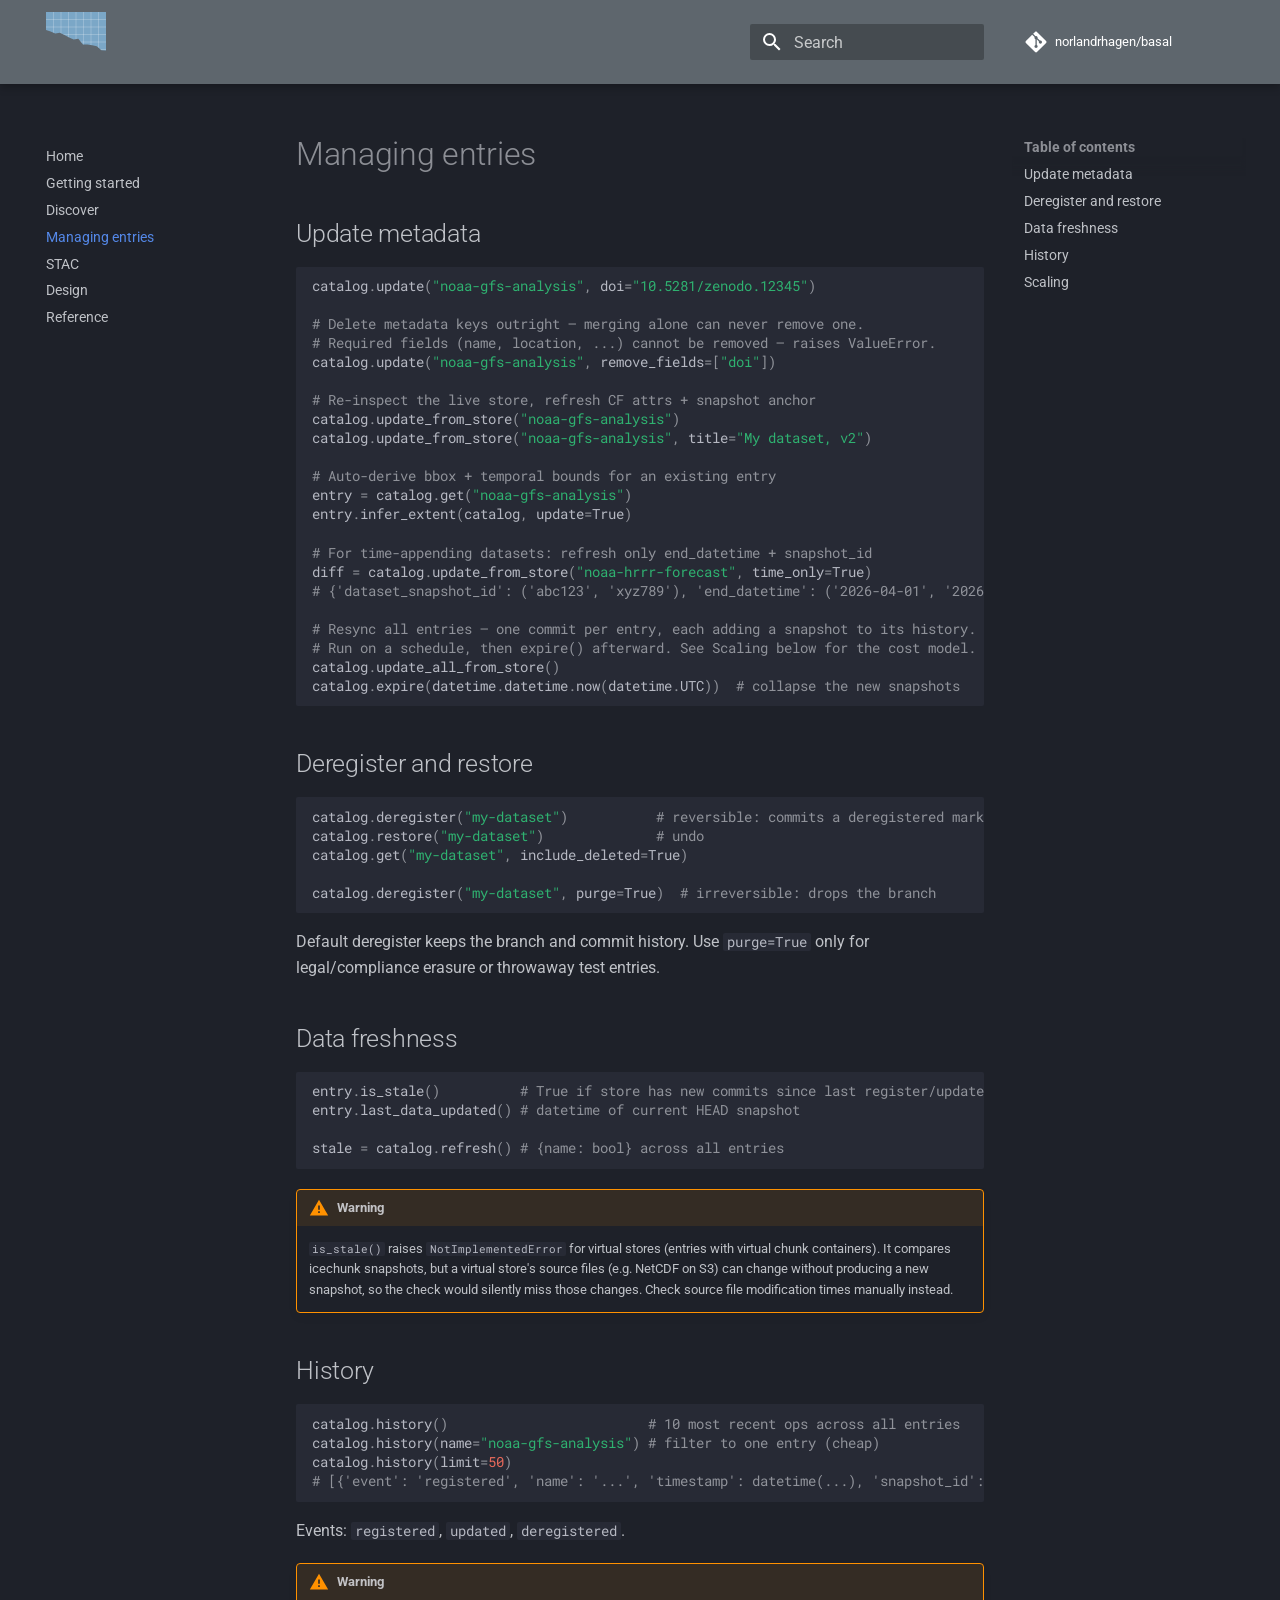
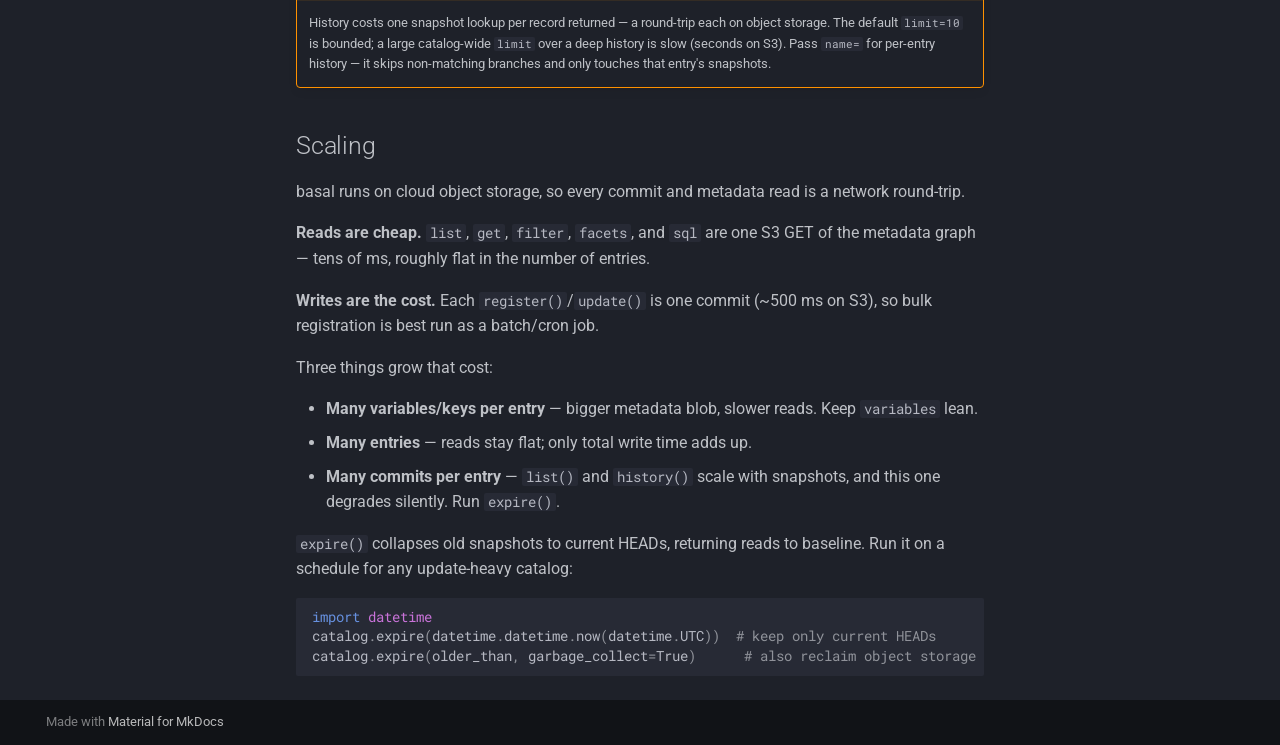
<file: manage/index.html>
<!doctype html>
<html lang="en" class="no-js">
  <head>
    
      <meta charset="utf-8">
      <meta name="viewport" content="width=device-width,initial-scale=1">
      
      
      
        <link rel="canonical" href="https://norlandrhagen.github.io/basal/manage/">
      
      
        <link rel="prev" href="../discover/">
      
      
        <link rel="next" href="../stac/">
      
      
        
      
      
      <link rel="icon" href="../favicon.png">
      <meta name="generator" content="mkdocs-1.6.1, mkdocs-material-9.7.6">
    
    
      
        <title>Managing entries - basal</title>
      
    
    
      <link rel="stylesheet" href="../assets/stylesheets/main.484c7ddc.min.css">
      
        
        <link rel="stylesheet" href="../assets/stylesheets/palette.ab4e12ef.min.css">
      
      


    
    
      
    
    
      
        
        
        <link rel="preconnect" href="https://fonts.gstatic.com" crossorigin>
        <link rel="stylesheet" href="https://fonts.googleapis.com/css?family=Roboto:300,300i,400,400i,700,700i%7CRoboto+Mono:400,400i,700,700i&display=fallback">
        <style>:root{--md-text-font:"Roboto";--md-code-font:"Roboto Mono"}</style>
      
    
    
      <link rel="stylesheet" href="../assets/_markdown_exec_pyodide.css">
    
      <link rel="stylesheet" href="../stylesheets/extra.css">
    
    <script>__md_scope=new URL("..",location),__md_hash=e=>[...e].reduce(((e,_)=>(e<<5)-e+_.charCodeAt(0)),0),__md_get=(e,_=localStorage,t=__md_scope)=>JSON.parse(_.getItem(t.pathname+"."+e)),__md_set=(e,_,t=localStorage,a=__md_scope)=>{try{t.setItem(a.pathname+"."+e,JSON.stringify(_))}catch(e){}}</script>
    
      

    
    
  </head>
  
  
    
    
    
    
    
    <body dir="ltr" data-md-color-scheme="slate" data-md-color-primary="indigo" data-md-color-accent="indigo">
  
    
    <input class="md-toggle" data-md-toggle="drawer" type="checkbox" id="__drawer" autocomplete="off">
    <input class="md-toggle" data-md-toggle="search" type="checkbox" id="__search" autocomplete="off">
    <label class="md-overlay" for="__drawer"></label>
    <div data-md-component="skip">
      
        
        <a href="#managing-entries" class="md-skip">
          Skip to content
        </a>
      
    </div>
    <div data-md-component="announce">
      
    </div>
    
    
      

  

<header class="md-header md-header--shadow" data-md-component="header">
  <nav class="md-header__inner md-grid" aria-label="Header">
    <a href=".." title="basal" class="md-header__button md-logo" aria-label="basal" data-md-component="logo">
      
  <img src="../logo.svg" alt="logo">

    </a>
    <label class="md-header__button md-icon" for="__drawer">
      
      <svg xmlns="http://www.w3.org/2000/svg" viewBox="0 0 24 24"><path d="M3 6h18v2H3zm0 5h18v2H3zm0 5h18v2H3z"/></svg>
    </label>
    <div class="md-header__title" data-md-component="header-title">
      <div class="md-header__ellipsis">
        <div class="md-header__topic">
          <span class="md-ellipsis">
            basal
          </span>
        </div>
        <div class="md-header__topic" data-md-component="header-topic">
          <span class="md-ellipsis">
            
              Managing entries
            
          </span>
        </div>
      </div>
    </div>
    
      
    
    
    
    
      
      
        <label class="md-header__button md-icon" for="__search">
          
          <svg xmlns="http://www.w3.org/2000/svg" viewBox="0 0 24 24"><path d="M9.5 3A6.5 6.5 0 0 1 16 9.5c0 1.61-.59 3.09-1.56 4.23l.27.27h.79l5 5-1.5 1.5-5-5v-.79l-.27-.27A6.52 6.52 0 0 1 9.5 16 6.5 6.5 0 0 1 3 9.5 6.5 6.5 0 0 1 9.5 3m0 2C7 5 5 7 5 9.5S7 14 9.5 14 14 12 14 9.5 12 5 9.5 5"/></svg>
        </label>
        <div class="md-search" data-md-component="search" role="dialog">
  <label class="md-search__overlay" for="__search"></label>
  <div class="md-search__inner" role="search">
    <form class="md-search__form" name="search">
      <input type="text" class="md-search__input" name="query" aria-label="Search" placeholder="Search" autocapitalize="off" autocorrect="off" autocomplete="off" spellcheck="false" data-md-component="search-query" required>
      <label class="md-search__icon md-icon" for="__search">
        
        <svg xmlns="http://www.w3.org/2000/svg" viewBox="0 0 24 24"><path d="M9.5 3A6.5 6.5 0 0 1 16 9.5c0 1.61-.59 3.09-1.56 4.23l.27.27h.79l5 5-1.5 1.5-5-5v-.79l-.27-.27A6.52 6.52 0 0 1 9.5 16 6.5 6.5 0 0 1 3 9.5 6.5 6.5 0 0 1 9.5 3m0 2C7 5 5 7 5 9.5S7 14 9.5 14 14 12 14 9.5 12 5 9.5 5"/></svg>
        
        <svg xmlns="http://www.w3.org/2000/svg" viewBox="0 0 24 24"><path d="M20 11v2H8l5.5 5.5-1.42 1.42L4.16 12l7.92-7.92L13.5 5.5 8 11z"/></svg>
      </label>
      <nav class="md-search__options" aria-label="Search">
        
        <button type="reset" class="md-search__icon md-icon" title="Clear" aria-label="Clear" tabindex="-1">
          
          <svg xmlns="http://www.w3.org/2000/svg" viewBox="0 0 24 24"><path d="M19 6.41 17.59 5 12 10.59 6.41 5 5 6.41 10.59 12 5 17.59 6.41 19 12 13.41 17.59 19 19 17.59 13.41 12z"/></svg>
        </button>
      </nav>
      
    </form>
    <div class="md-search__output">
      <div class="md-search__scrollwrap" tabindex="0" data-md-scrollfix>
        <div class="md-search-result" data-md-component="search-result">
          <div class="md-search-result__meta">
            Initializing search
          </div>
          <ol class="md-search-result__list" role="presentation"></ol>
        </div>
      </div>
    </div>
  </div>
</div>
      
    
    
      <div class="md-header__source">
        <a href="https://github.com/norlandrhagen/basal" title="Go to repository" class="md-source" data-md-component="source">
  <div class="md-source__icon md-icon">
    
    <svg xmlns="http://www.w3.org/2000/svg" viewBox="0 0 448 512"><!--! Font Awesome Free 7.1.0 by @fontawesome - https://fontawesome.com License - https://fontawesome.com/license/free (Icons: CC BY 4.0, Fonts: SIL OFL 1.1, Code: MIT License) Copyright 2025 Fonticons, Inc.--><path d="M439.6 236.1 244 40.5c-5.4-5.5-12.8-8.5-20.4-8.5s-15 3-20.4 8.4L162.5 81l51.5 51.5c27.1-9.1 52.7 16.8 43.4 43.7l49.7 49.7c34.2-11.8 61.2 31 35.5 56.7-26.5 26.5-70.2-2.9-56-37.3L240.3 199v121.9c25.3 12.5 22.3 41.8 9.1 55-6.4 6.4-15.2 10.1-24.3 10.1s-17.8-3.6-24.3-10.1c-17.6-17.6-11.1-46.9 11.2-56v-123c-20.8-8.5-24.6-30.7-18.6-45L142.6 101 8.5 235.1C3 240.6 0 247.9 0 255.5s3 15 8.5 20.4l195.6 195.7c5.4 5.4 12.7 8.4 20.4 8.4s15-3 20.4-8.4l194.7-194.7c5.4-5.4 8.4-12.8 8.4-20.4s-3-15-8.4-20.4"/></svg>
  </div>
  <div class="md-source__repository">
    norlandrhagen/basal
  </div>
</a>
      </div>
    
  </nav>
  
</header>
    
    <div class="md-container" data-md-component="container">
      
      
        
          
        
      
      <main class="md-main" data-md-component="main">
        <div class="md-main__inner md-grid">
          
            
              
              <div class="md-sidebar md-sidebar--primary" data-md-component="sidebar" data-md-type="navigation" >
                <div class="md-sidebar__scrollwrap">
                  <div class="md-sidebar__inner">
                    



<nav class="md-nav md-nav--primary" aria-label="Navigation" data-md-level="0">
  <label class="md-nav__title" for="__drawer">
    <a href=".." title="basal" class="md-nav__button md-logo" aria-label="basal" data-md-component="logo">
      
  <img src="../logo.svg" alt="logo">

    </a>
    basal
  </label>
  
    <div class="md-nav__source">
      <a href="https://github.com/norlandrhagen/basal" title="Go to repository" class="md-source" data-md-component="source">
  <div class="md-source__icon md-icon">
    
    <svg xmlns="http://www.w3.org/2000/svg" viewBox="0 0 448 512"><!--! Font Awesome Free 7.1.0 by @fontawesome - https://fontawesome.com License - https://fontawesome.com/license/free (Icons: CC BY 4.0, Fonts: SIL OFL 1.1, Code: MIT License) Copyright 2025 Fonticons, Inc.--><path d="M439.6 236.1 244 40.5c-5.4-5.5-12.8-8.5-20.4-8.5s-15 3-20.4 8.4L162.5 81l51.5 51.5c27.1-9.1 52.7 16.8 43.4 43.7l49.7 49.7c34.2-11.8 61.2 31 35.5 56.7-26.5 26.5-70.2-2.9-56-37.3L240.3 199v121.9c25.3 12.5 22.3 41.8 9.1 55-6.4 6.4-15.2 10.1-24.3 10.1s-17.8-3.6-24.3-10.1c-17.6-17.6-11.1-46.9 11.2-56v-123c-20.8-8.5-24.6-30.7-18.6-45L142.6 101 8.5 235.1C3 240.6 0 247.9 0 255.5s3 15 8.5 20.4l195.6 195.7c5.4 5.4 12.7 8.4 20.4 8.4s15-3 20.4-8.4l194.7-194.7c5.4-5.4 8.4-12.8 8.4-20.4s-3-15-8.4-20.4"/></svg>
  </div>
  <div class="md-source__repository">
    norlandrhagen/basal
  </div>
</a>
    </div>
  
  <ul class="md-nav__list" data-md-scrollfix>
    
      
      
  
  
  
  
    <li class="md-nav__item">
      <a href=".." class="md-nav__link">
        
  
  
  <span class="md-ellipsis">
    
  
    Home
  

    
  </span>
  
  

      </a>
    </li>
  

    
      
      
  
  
  
  
    <li class="md-nav__item">
      <a href="../usage/" class="md-nav__link">
        
  
  
  <span class="md-ellipsis">
    
  
    Getting started
  

    
  </span>
  
  

      </a>
    </li>
  

    
      
      
  
  
  
  
    <li class="md-nav__item">
      <a href="../discover/" class="md-nav__link">
        
  
  
  <span class="md-ellipsis">
    
  
    Discover
  

    
  </span>
  
  

      </a>
    </li>
  

    
      
      
  
  
    
  
  
  
    <li class="md-nav__item md-nav__item--active">
      
      <input class="md-nav__toggle md-toggle" type="checkbox" id="__toc">
      
      
        
      
      
        <label class="md-nav__link md-nav__link--active" for="__toc">
          
  
  
  <span class="md-ellipsis">
    
  
    Managing entries
  

    
  </span>
  
  

          <span class="md-nav__icon md-icon"></span>
        </label>
      
      <a href="./" class="md-nav__link md-nav__link--active">
        
  
  
  <span class="md-ellipsis">
    
  
    Managing entries
  

    
  </span>
  
  

      </a>
      
        

<nav class="md-nav md-nav--secondary" aria-label="Table of contents">
  
  
  
    
  
  
    <label class="md-nav__title" for="__toc">
      <span class="md-nav__icon md-icon"></span>
      Table of contents
    </label>
    <ul class="md-nav__list" data-md-component="toc" data-md-scrollfix>
      
        <li class="md-nav__item">
  <a href="#update-metadata" class="md-nav__link">
    <span class="md-ellipsis">
      
        Update metadata
      
    </span>
  </a>
  
</li>
      
        <li class="md-nav__item">
  <a href="#deregister-and-restore" class="md-nav__link">
    <span class="md-ellipsis">
      
        Deregister and restore
      
    </span>
  </a>
  
</li>
      
        <li class="md-nav__item">
  <a href="#data-freshness" class="md-nav__link">
    <span class="md-ellipsis">
      
        Data freshness
      
    </span>
  </a>
  
</li>
      
        <li class="md-nav__item">
  <a href="#history" class="md-nav__link">
    <span class="md-ellipsis">
      
        History
      
    </span>
  </a>
  
</li>
      
        <li class="md-nav__item">
  <a href="#scaling" class="md-nav__link">
    <span class="md-ellipsis">
      
        Scaling
      
    </span>
  </a>
  
</li>
      
    </ul>
  
</nav>
      
    </li>
  

    
      
      
  
  
  
  
    <li class="md-nav__item">
      <a href="../stac/" class="md-nav__link">
        
  
  
  <span class="md-ellipsis">
    
  
    STAC
  

    
  </span>
  
  

      </a>
    </li>
  

    
      
      
  
  
  
  
    <li class="md-nav__item">
      <a href="../design/" class="md-nav__link">
        
  
  
  <span class="md-ellipsis">
    
  
    Design
  

    
  </span>
  
  

      </a>
    </li>
  

    
      
      
  
  
  
  
    <li class="md-nav__item">
      <a href="../reference/" class="md-nav__link">
        
  
  
  <span class="md-ellipsis">
    
  
    Reference
  

    
  </span>
  
  

      </a>
    </li>
  

    
  </ul>
</nav>
                  </div>
                </div>
              </div>
            
            
              
              <div class="md-sidebar md-sidebar--secondary" data-md-component="sidebar" data-md-type="toc" >
                <div class="md-sidebar__scrollwrap">
                  <div class="md-sidebar__inner">
                    

<nav class="md-nav md-nav--secondary" aria-label="Table of contents">
  
  
  
    
  
  
    <label class="md-nav__title" for="__toc">
      <span class="md-nav__icon md-icon"></span>
      Table of contents
    </label>
    <ul class="md-nav__list" data-md-component="toc" data-md-scrollfix>
      
        <li class="md-nav__item">
  <a href="#update-metadata" class="md-nav__link">
    <span class="md-ellipsis">
      
        Update metadata
      
    </span>
  </a>
  
</li>
      
        <li class="md-nav__item">
  <a href="#deregister-and-restore" class="md-nav__link">
    <span class="md-ellipsis">
      
        Deregister and restore
      
    </span>
  </a>
  
</li>
      
        <li class="md-nav__item">
  <a href="#data-freshness" class="md-nav__link">
    <span class="md-ellipsis">
      
        Data freshness
      
    </span>
  </a>
  
</li>
      
        <li class="md-nav__item">
  <a href="#history" class="md-nav__link">
    <span class="md-ellipsis">
      
        History
      
    </span>
  </a>
  
</li>
      
        <li class="md-nav__item">
  <a href="#scaling" class="md-nav__link">
    <span class="md-ellipsis">
      
        Scaling
      
    </span>
  </a>
  
</li>
      
    </ul>
  
</nav>
                  </div>
                </div>
              </div>
            
          
          
            <div class="md-content" data-md-component="content">
              
              <article class="md-content__inner md-typeset">
                
                  


  
  


<h1 id="managing-entries">Managing entries</h1>
<h2 id="update-metadata">Update metadata</h2>
<div class="highlight"><pre><span></span><code><a id="__codelineno-0-1" name="__codelineno-0-1" href="#__codelineno-0-1"></a><span class="n">catalog</span><span class="o">.</span><span class="n">update</span><span class="p">(</span><span class="s2">&quot;noaa-gfs-analysis&quot;</span><span class="p">,</span> <span class="n">doi</span><span class="o">=</span><span class="s2">&quot;10.5281/zenodo.12345&quot;</span><span class="p">)</span>
<a id="__codelineno-0-2" name="__codelineno-0-2" href="#__codelineno-0-2"></a>
<a id="__codelineno-0-3" name="__codelineno-0-3" href="#__codelineno-0-3"></a><span class="c1"># Delete metadata keys outright — merging alone can never remove one.</span>
<a id="__codelineno-0-4" name="__codelineno-0-4" href="#__codelineno-0-4"></a><span class="c1"># Required fields (name, location, ...) cannot be removed — raises ValueError.</span>
<a id="__codelineno-0-5" name="__codelineno-0-5" href="#__codelineno-0-5"></a><span class="n">catalog</span><span class="o">.</span><span class="n">update</span><span class="p">(</span><span class="s2">&quot;noaa-gfs-analysis&quot;</span><span class="p">,</span> <span class="n">remove_fields</span><span class="o">=</span><span class="p">[</span><span class="s2">&quot;doi&quot;</span><span class="p">])</span>
<a id="__codelineno-0-6" name="__codelineno-0-6" href="#__codelineno-0-6"></a>
<a id="__codelineno-0-7" name="__codelineno-0-7" href="#__codelineno-0-7"></a><span class="c1"># Re-inspect the live store, refresh CF attrs + snapshot anchor</span>
<a id="__codelineno-0-8" name="__codelineno-0-8" href="#__codelineno-0-8"></a><span class="n">catalog</span><span class="o">.</span><span class="n">update_from_store</span><span class="p">(</span><span class="s2">&quot;noaa-gfs-analysis&quot;</span><span class="p">)</span>
<a id="__codelineno-0-9" name="__codelineno-0-9" href="#__codelineno-0-9"></a><span class="n">catalog</span><span class="o">.</span><span class="n">update_from_store</span><span class="p">(</span><span class="s2">&quot;noaa-gfs-analysis&quot;</span><span class="p">,</span> <span class="n">title</span><span class="o">=</span><span class="s2">&quot;My dataset, v2&quot;</span><span class="p">)</span>
<a id="__codelineno-0-10" name="__codelineno-0-10" href="#__codelineno-0-10"></a>
<a id="__codelineno-0-11" name="__codelineno-0-11" href="#__codelineno-0-11"></a><span class="c1"># Auto-derive bbox + temporal bounds for an existing entry</span>
<a id="__codelineno-0-12" name="__codelineno-0-12" href="#__codelineno-0-12"></a><span class="n">entry</span> <span class="o">=</span> <span class="n">catalog</span><span class="o">.</span><span class="n">get</span><span class="p">(</span><span class="s2">&quot;noaa-gfs-analysis&quot;</span><span class="p">)</span>
<a id="__codelineno-0-13" name="__codelineno-0-13" href="#__codelineno-0-13"></a><span class="n">entry</span><span class="o">.</span><span class="n">infer_extent</span><span class="p">(</span><span class="n">catalog</span><span class="p">,</span> <span class="n">update</span><span class="o">=</span><span class="kc">True</span><span class="p">)</span>
<a id="__codelineno-0-14" name="__codelineno-0-14" href="#__codelineno-0-14"></a>
<a id="__codelineno-0-15" name="__codelineno-0-15" href="#__codelineno-0-15"></a><span class="c1"># For time-appending datasets: refresh only end_datetime + snapshot_id</span>
<a id="__codelineno-0-16" name="__codelineno-0-16" href="#__codelineno-0-16"></a><span class="n">diff</span> <span class="o">=</span> <span class="n">catalog</span><span class="o">.</span><span class="n">update_from_store</span><span class="p">(</span><span class="s2">&quot;noaa-hrrr-forecast&quot;</span><span class="p">,</span> <span class="n">time_only</span><span class="o">=</span><span class="kc">True</span><span class="p">)</span>
<a id="__codelineno-0-17" name="__codelineno-0-17" href="#__codelineno-0-17"></a><span class="c1"># {&#39;dataset_snapshot_id&#39;: (&#39;abc123&#39;, &#39;xyz789&#39;), &#39;end_datetime&#39;: (&#39;2026-04-01&#39;, &#39;2026-04-28&#39;)}</span>
<a id="__codelineno-0-18" name="__codelineno-0-18" href="#__codelineno-0-18"></a>
<a id="__codelineno-0-19" name="__codelineno-0-19" href="#__codelineno-0-19"></a><span class="c1"># Resync all entries — one commit per entry, each adding a snapshot to its history.</span>
<a id="__codelineno-0-20" name="__codelineno-0-20" href="#__codelineno-0-20"></a><span class="c1"># Run on a schedule, then expire() afterward. See Scaling below for the cost model.</span>
<a id="__codelineno-0-21" name="__codelineno-0-21" href="#__codelineno-0-21"></a><span class="n">catalog</span><span class="o">.</span><span class="n">update_all_from_store</span><span class="p">()</span>
<a id="__codelineno-0-22" name="__codelineno-0-22" href="#__codelineno-0-22"></a><span class="n">catalog</span><span class="o">.</span><span class="n">expire</span><span class="p">(</span><span class="n">datetime</span><span class="o">.</span><span class="n">datetime</span><span class="o">.</span><span class="n">now</span><span class="p">(</span><span class="n">datetime</span><span class="o">.</span><span class="n">UTC</span><span class="p">))</span>  <span class="c1"># collapse the new snapshots</span>
</code></pre></div>
<h2 id="deregister-and-restore">Deregister and restore</h2>
<div class="highlight"><pre><span></span><code><a id="__codelineno-1-1" name="__codelineno-1-1" href="#__codelineno-1-1"></a><span class="n">catalog</span><span class="o">.</span><span class="n">deregister</span><span class="p">(</span><span class="s2">&quot;my-dataset&quot;</span><span class="p">)</span>           <span class="c1"># reversible: commits a deregistered marker</span>
<a id="__codelineno-1-2" name="__codelineno-1-2" href="#__codelineno-1-2"></a><span class="n">catalog</span><span class="o">.</span><span class="n">restore</span><span class="p">(</span><span class="s2">&quot;my-dataset&quot;</span><span class="p">)</span>              <span class="c1"># undo</span>
<a id="__codelineno-1-3" name="__codelineno-1-3" href="#__codelineno-1-3"></a><span class="n">catalog</span><span class="o">.</span><span class="n">get</span><span class="p">(</span><span class="s2">&quot;my-dataset&quot;</span><span class="p">,</span> <span class="n">include_deleted</span><span class="o">=</span><span class="kc">True</span><span class="p">)</span>
<a id="__codelineno-1-4" name="__codelineno-1-4" href="#__codelineno-1-4"></a>
<a id="__codelineno-1-5" name="__codelineno-1-5" href="#__codelineno-1-5"></a><span class="n">catalog</span><span class="o">.</span><span class="n">deregister</span><span class="p">(</span><span class="s2">&quot;my-dataset&quot;</span><span class="p">,</span> <span class="n">purge</span><span class="o">=</span><span class="kc">True</span><span class="p">)</span>  <span class="c1"># irreversible: drops the branch</span>
</code></pre></div>
<p>Default deregister keeps the branch and commit history. Use <code>purge=True</code> only for legal/compliance erasure or throwaway test entries.</p>
<h2 id="data-freshness">Data freshness</h2>
<div class="highlight"><pre><span></span><code><a id="__codelineno-2-1" name="__codelineno-2-1" href="#__codelineno-2-1"></a><span class="n">entry</span><span class="o">.</span><span class="n">is_stale</span><span class="p">()</span>          <span class="c1"># True if store has new commits since last register/update</span>
<a id="__codelineno-2-2" name="__codelineno-2-2" href="#__codelineno-2-2"></a><span class="n">entry</span><span class="o">.</span><span class="n">last_data_updated</span><span class="p">()</span> <span class="c1"># datetime of current HEAD snapshot</span>
<a id="__codelineno-2-3" name="__codelineno-2-3" href="#__codelineno-2-3"></a>
<a id="__codelineno-2-4" name="__codelineno-2-4" href="#__codelineno-2-4"></a><span class="n">stale</span> <span class="o">=</span> <span class="n">catalog</span><span class="o">.</span><span class="n">refresh</span><span class="p">()</span> <span class="c1"># {name: bool} across all entries</span>
</code></pre></div>
<div class="admonition warning">
<p class="admonition-title">Warning</p>
<p><code>is_stale()</code> raises <code>NotImplementedError</code> for virtual stores (entries with
virtual chunk containers). It compares icechunk snapshots, but a virtual
store's source files (e.g. NetCDF on S3) can change without producing a new
snapshot, so the check would silently miss those changes. Check source file
modification times manually instead.</p>
</div>
<h2 id="history">History</h2>
<div class="highlight"><pre><span></span><code><a id="__codelineno-3-1" name="__codelineno-3-1" href="#__codelineno-3-1"></a><span class="n">catalog</span><span class="o">.</span><span class="n">history</span><span class="p">()</span>                         <span class="c1"># 10 most recent ops across all entries</span>
<a id="__codelineno-3-2" name="__codelineno-3-2" href="#__codelineno-3-2"></a><span class="n">catalog</span><span class="o">.</span><span class="n">history</span><span class="p">(</span><span class="n">name</span><span class="o">=</span><span class="s2">&quot;noaa-gfs-analysis&quot;</span><span class="p">)</span> <span class="c1"># filter to one entry (cheap)</span>
<a id="__codelineno-3-3" name="__codelineno-3-3" href="#__codelineno-3-3"></a><span class="n">catalog</span><span class="o">.</span><span class="n">history</span><span class="p">(</span><span class="n">limit</span><span class="o">=</span><span class="mi">50</span><span class="p">)</span>
<a id="__codelineno-3-4" name="__codelineno-3-4" href="#__codelineno-3-4"></a><span class="c1"># [{&#39;event&#39;: &#39;registered&#39;, &#39;name&#39;: &#39;...&#39;, &#39;timestamp&#39;: datetime(...), &#39;snapshot_id&#39;: &#39;...&#39;}, ...]</span>
</code></pre></div>
<p>Events: <code>registered</code>, <code>updated</code>, <code>deregistered</code>.</p>
<div class="admonition warning">
<p class="admonition-title">Warning</p>
<p>History costs one snapshot lookup per record returned — a round-trip each on
object storage. The default <code>limit=10</code> is bounded; a large catalog-wide <code>limit</code>
over a deep history is slow (seconds on S3). Pass <code>name=</code> for per-entry history —
it skips non-matching branches and only touches that entry's snapshots.</p>
</div>
<h2 id="scaling">Scaling</h2>
<p>basal runs on cloud object storage, so every commit and metadata read is a network
round-trip.</p>
<p><strong>Reads are cheap.</strong> <code>list</code>, <code>get</code>, <code>filter</code>, <code>facets</code>, and <code>sql</code> are one S3 GET of
the metadata graph — tens of ms, roughly flat in the number of entries.</p>
<p><strong>Writes are the cost.</strong> Each <code>register()</code>/<code>update()</code> is one commit (~500 ms on S3),
so bulk registration is best run as a batch/cron job.</p>
<p>Three things grow that cost:</p>
<ul>
<li><strong>Many variables/keys per entry</strong> — bigger metadata blob, slower reads. Keep <code>variables</code> lean.</li>
<li><strong>Many entries</strong> — reads stay flat; only total write time adds up.</li>
<li><strong>Many commits per entry</strong> — <code>list()</code> and <code>history()</code> scale with snapshots, and this one degrades silently. Run <code>expire()</code>.</li>
</ul>
<p><code>expire()</code> collapses old snapshots to current HEADs, returning reads to baseline. Run
it on a schedule for any update-heavy catalog:</p>
<div class="highlight"><pre><span></span><code><a id="__codelineno-4-1" name="__codelineno-4-1" href="#__codelineno-4-1"></a><span class="kn">import</span><span class="w"> </span><span class="nn">datetime</span>
<a id="__codelineno-4-2" name="__codelineno-4-2" href="#__codelineno-4-2"></a><span class="n">catalog</span><span class="o">.</span><span class="n">expire</span><span class="p">(</span><span class="n">datetime</span><span class="o">.</span><span class="n">datetime</span><span class="o">.</span><span class="n">now</span><span class="p">(</span><span class="n">datetime</span><span class="o">.</span><span class="n">UTC</span><span class="p">))</span>  <span class="c1"># keep only current HEADs</span>
<a id="__codelineno-4-3" name="__codelineno-4-3" href="#__codelineno-4-3"></a><span class="n">catalog</span><span class="o">.</span><span class="n">expire</span><span class="p">(</span><span class="n">older_than</span><span class="p">,</span> <span class="n">garbage_collect</span><span class="o">=</span><span class="kc">True</span><span class="p">)</span>      <span class="c1"># also reclaim object storage</span>
</code></pre></div>












                
              </article>
            </div>
          
          
<script>var target=document.getElementById(location.hash.slice(1));target&&target.name&&(target.checked=target.name.startsWith("__tabbed_"))</script>
        </div>
        
      </main>
      
        <footer class="md-footer">
  
  <div class="md-footer-meta md-typeset">
    <div class="md-footer-meta__inner md-grid">
      <div class="md-copyright">
  
  
    Made with
    <a href="https://squidfunk.github.io/mkdocs-material/" target="_blank" rel="noopener">
      Material for MkDocs
    </a>
  
</div>
      
    </div>
  </div>
</footer>
      
    </div>
    <div class="md-dialog" data-md-component="dialog">
      <div class="md-dialog__inner md-typeset"></div>
    </div>
    
    
    
      
      
      <script id="__config" type="application/json">{"annotate": null, "base": "..", "features": [], "search": "../assets/javascripts/workers/search.2c215733.min.js", "tags": null, "translations": {"clipboard.copied": "Copied to clipboard", "clipboard.copy": "Copy to clipboard", "search.result.more.one": "1 more on this page", "search.result.more.other": "# more on this page", "search.result.none": "No matching documents", "search.result.one": "1 matching document", "search.result.other": "# matching documents", "search.result.placeholder": "Type to start searching", "search.result.term.missing": "Missing", "select.version": "Select version"}, "version": null}</script>
    
    
      <script src="../assets/javascripts/bundle.79ae519e.min.js"></script>
      
        <script src="../assets/_markdown_exec_pyodide.js"></script>
      
    
  </body>
</html>
</file>
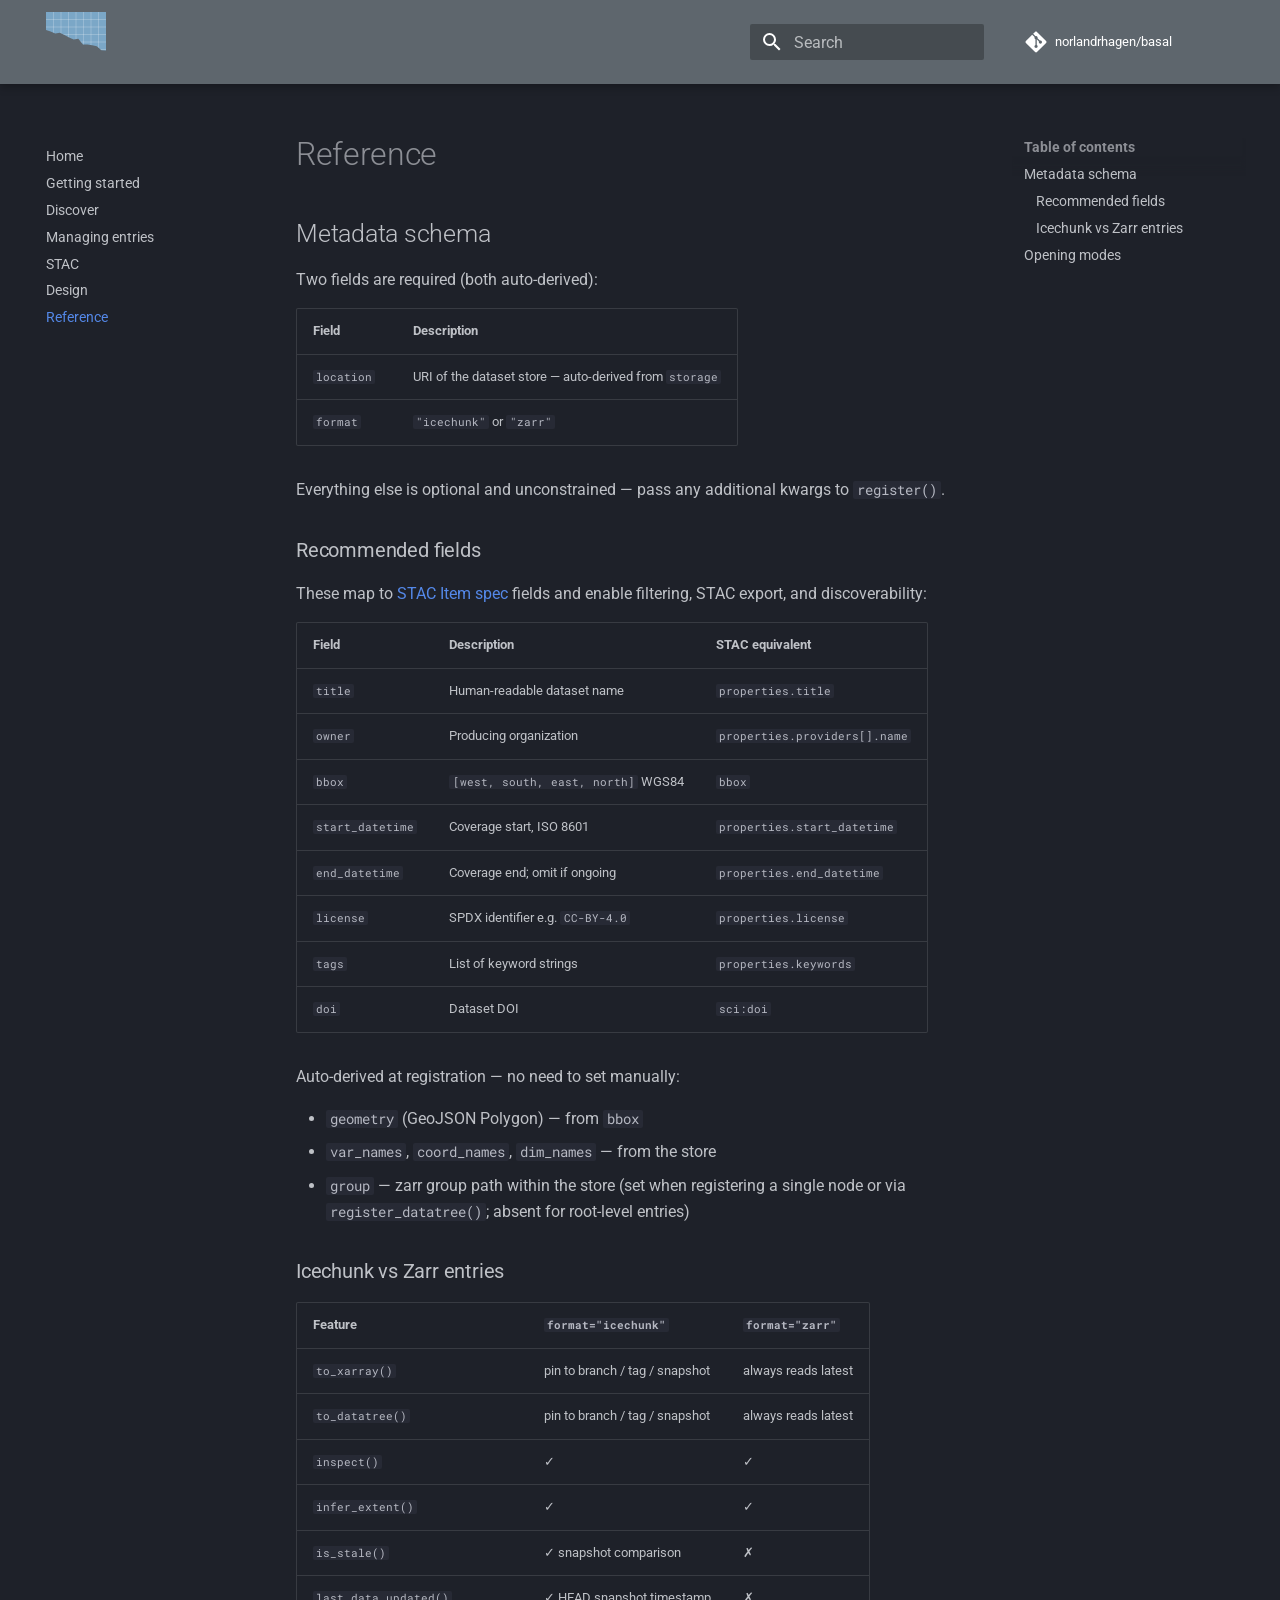
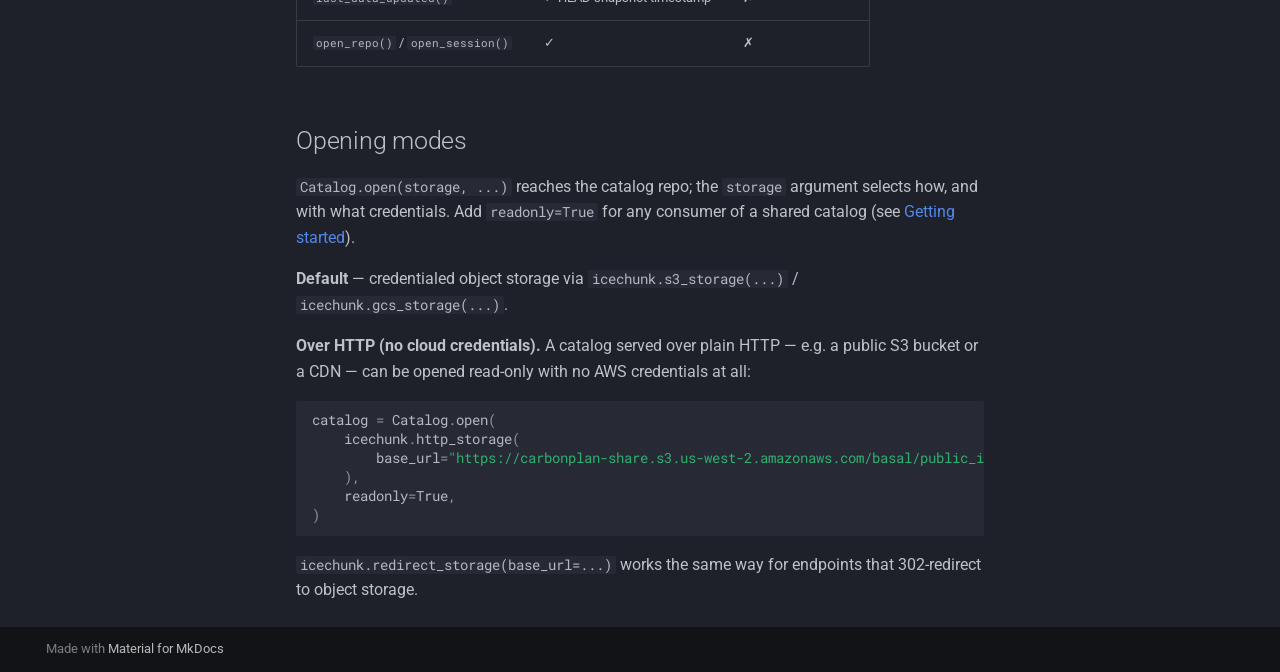
<file: reference/index.html>
<!doctype html>
<html lang="en" class="no-js">
  <head>
    
      <meta charset="utf-8">
      <meta name="viewport" content="width=device-width,initial-scale=1">
      
      
      
        <link rel="canonical" href="https://norlandrhagen.github.io/basal/reference/">
      
      
        <link rel="prev" href="../design/">
      
      
      
        
      
      
      <link rel="icon" href="../favicon.png">
      <meta name="generator" content="mkdocs-1.6.1, mkdocs-material-9.7.6">
    
    
      
        <title>Reference - basal</title>
      
    
    
      <link rel="stylesheet" href="../assets/stylesheets/main.484c7ddc.min.css">
      
        
        <link rel="stylesheet" href="../assets/stylesheets/palette.ab4e12ef.min.css">
      
      


    
    
      
    
    
      
        
        
        <link rel="preconnect" href="https://fonts.gstatic.com" crossorigin>
        <link rel="stylesheet" href="https://fonts.googleapis.com/css?family=Roboto:300,300i,400,400i,700,700i%7CRoboto+Mono:400,400i,700,700i&display=fallback">
        <style>:root{--md-text-font:"Roboto";--md-code-font:"Roboto Mono"}</style>
      
    
    
      <link rel="stylesheet" href="../assets/_markdown_exec_pyodide.css">
    
      <link rel="stylesheet" href="../stylesheets/extra.css">
    
    <script>__md_scope=new URL("..",location),__md_hash=e=>[...e].reduce(((e,_)=>(e<<5)-e+_.charCodeAt(0)),0),__md_get=(e,_=localStorage,t=__md_scope)=>JSON.parse(_.getItem(t.pathname+"."+e)),__md_set=(e,_,t=localStorage,a=__md_scope)=>{try{t.setItem(a.pathname+"."+e,JSON.stringify(_))}catch(e){}}</script>
    
      

    
    
  </head>
  
  
    
    
    
    
    
    <body dir="ltr" data-md-color-scheme="slate" data-md-color-primary="indigo" data-md-color-accent="indigo">
  
    
    <input class="md-toggle" data-md-toggle="drawer" type="checkbox" id="__drawer" autocomplete="off">
    <input class="md-toggle" data-md-toggle="search" type="checkbox" id="__search" autocomplete="off">
    <label class="md-overlay" for="__drawer"></label>
    <div data-md-component="skip">
      
        
        <a href="#reference" class="md-skip">
          Skip to content
        </a>
      
    </div>
    <div data-md-component="announce">
      
    </div>
    
    
      

  

<header class="md-header md-header--shadow" data-md-component="header">
  <nav class="md-header__inner md-grid" aria-label="Header">
    <a href=".." title="basal" class="md-header__button md-logo" aria-label="basal" data-md-component="logo">
      
  <img src="../logo.svg" alt="logo">

    </a>
    <label class="md-header__button md-icon" for="__drawer">
      
      <svg xmlns="http://www.w3.org/2000/svg" viewBox="0 0 24 24"><path d="M3 6h18v2H3zm0 5h18v2H3zm0 5h18v2H3z"/></svg>
    </label>
    <div class="md-header__title" data-md-component="header-title">
      <div class="md-header__ellipsis">
        <div class="md-header__topic">
          <span class="md-ellipsis">
            basal
          </span>
        </div>
        <div class="md-header__topic" data-md-component="header-topic">
          <span class="md-ellipsis">
            
              Reference
            
          </span>
        </div>
      </div>
    </div>
    
      
    
    
    
    
      
      
        <label class="md-header__button md-icon" for="__search">
          
          <svg xmlns="http://www.w3.org/2000/svg" viewBox="0 0 24 24"><path d="M9.5 3A6.5 6.5 0 0 1 16 9.5c0 1.61-.59 3.09-1.56 4.23l.27.27h.79l5 5-1.5 1.5-5-5v-.79l-.27-.27A6.52 6.52 0 0 1 9.5 16 6.5 6.5 0 0 1 3 9.5 6.5 6.5 0 0 1 9.5 3m0 2C7 5 5 7 5 9.5S7 14 9.5 14 14 12 14 9.5 12 5 9.5 5"/></svg>
        </label>
        <div class="md-search" data-md-component="search" role="dialog">
  <label class="md-search__overlay" for="__search"></label>
  <div class="md-search__inner" role="search">
    <form class="md-search__form" name="search">
      <input type="text" class="md-search__input" name="query" aria-label="Search" placeholder="Search" autocapitalize="off" autocorrect="off" autocomplete="off" spellcheck="false" data-md-component="search-query" required>
      <label class="md-search__icon md-icon" for="__search">
        
        <svg xmlns="http://www.w3.org/2000/svg" viewBox="0 0 24 24"><path d="M9.5 3A6.5 6.5 0 0 1 16 9.5c0 1.61-.59 3.09-1.56 4.23l.27.27h.79l5 5-1.5 1.5-5-5v-.79l-.27-.27A6.52 6.52 0 0 1 9.5 16 6.5 6.5 0 0 1 3 9.5 6.5 6.5 0 0 1 9.5 3m0 2C7 5 5 7 5 9.5S7 14 9.5 14 14 12 14 9.5 12 5 9.5 5"/></svg>
        
        <svg xmlns="http://www.w3.org/2000/svg" viewBox="0 0 24 24"><path d="M20 11v2H8l5.5 5.5-1.42 1.42L4.16 12l7.92-7.92L13.5 5.5 8 11z"/></svg>
      </label>
      <nav class="md-search__options" aria-label="Search">
        
        <button type="reset" class="md-search__icon md-icon" title="Clear" aria-label="Clear" tabindex="-1">
          
          <svg xmlns="http://www.w3.org/2000/svg" viewBox="0 0 24 24"><path d="M19 6.41 17.59 5 12 10.59 6.41 5 5 6.41 10.59 12 5 17.59 6.41 19 12 13.41 17.59 19 19 17.59 13.41 12z"/></svg>
        </button>
      </nav>
      
    </form>
    <div class="md-search__output">
      <div class="md-search__scrollwrap" tabindex="0" data-md-scrollfix>
        <div class="md-search-result" data-md-component="search-result">
          <div class="md-search-result__meta">
            Initializing search
          </div>
          <ol class="md-search-result__list" role="presentation"></ol>
        </div>
      </div>
    </div>
  </div>
</div>
      
    
    
      <div class="md-header__source">
        <a href="https://github.com/norlandrhagen/basal" title="Go to repository" class="md-source" data-md-component="source">
  <div class="md-source__icon md-icon">
    
    <svg xmlns="http://www.w3.org/2000/svg" viewBox="0 0 448 512"><!--! Font Awesome Free 7.1.0 by @fontawesome - https://fontawesome.com License - https://fontawesome.com/license/free (Icons: CC BY 4.0, Fonts: SIL OFL 1.1, Code: MIT License) Copyright 2025 Fonticons, Inc.--><path d="M439.6 236.1 244 40.5c-5.4-5.5-12.8-8.5-20.4-8.5s-15 3-20.4 8.4L162.5 81l51.5 51.5c27.1-9.1 52.7 16.8 43.4 43.7l49.7 49.7c34.2-11.8 61.2 31 35.5 56.7-26.5 26.5-70.2-2.9-56-37.3L240.3 199v121.9c25.3 12.5 22.3 41.8 9.1 55-6.4 6.4-15.2 10.1-24.3 10.1s-17.8-3.6-24.3-10.1c-17.6-17.6-11.1-46.9 11.2-56v-123c-20.8-8.5-24.6-30.7-18.6-45L142.6 101 8.5 235.1C3 240.6 0 247.9 0 255.5s3 15 8.5 20.4l195.6 195.7c5.4 5.4 12.7 8.4 20.4 8.4s15-3 20.4-8.4l194.7-194.7c5.4-5.4 8.4-12.8 8.4-20.4s-3-15-8.4-20.4"/></svg>
  </div>
  <div class="md-source__repository">
    norlandrhagen/basal
  </div>
</a>
      </div>
    
  </nav>
  
</header>
    
    <div class="md-container" data-md-component="container">
      
      
        
          
        
      
      <main class="md-main" data-md-component="main">
        <div class="md-main__inner md-grid">
          
            
              
              <div class="md-sidebar md-sidebar--primary" data-md-component="sidebar" data-md-type="navigation" >
                <div class="md-sidebar__scrollwrap">
                  <div class="md-sidebar__inner">
                    



<nav class="md-nav md-nav--primary" aria-label="Navigation" data-md-level="0">
  <label class="md-nav__title" for="__drawer">
    <a href=".." title="basal" class="md-nav__button md-logo" aria-label="basal" data-md-component="logo">
      
  <img src="../logo.svg" alt="logo">

    </a>
    basal
  </label>
  
    <div class="md-nav__source">
      <a href="https://github.com/norlandrhagen/basal" title="Go to repository" class="md-source" data-md-component="source">
  <div class="md-source__icon md-icon">
    
    <svg xmlns="http://www.w3.org/2000/svg" viewBox="0 0 448 512"><!--! Font Awesome Free 7.1.0 by @fontawesome - https://fontawesome.com License - https://fontawesome.com/license/free (Icons: CC BY 4.0, Fonts: SIL OFL 1.1, Code: MIT License) Copyright 2025 Fonticons, Inc.--><path d="M439.6 236.1 244 40.5c-5.4-5.5-12.8-8.5-20.4-8.5s-15 3-20.4 8.4L162.5 81l51.5 51.5c27.1-9.1 52.7 16.8 43.4 43.7l49.7 49.7c34.2-11.8 61.2 31 35.5 56.7-26.5 26.5-70.2-2.9-56-37.3L240.3 199v121.9c25.3 12.5 22.3 41.8 9.1 55-6.4 6.4-15.2 10.1-24.3 10.1s-17.8-3.6-24.3-10.1c-17.6-17.6-11.1-46.9 11.2-56v-123c-20.8-8.5-24.6-30.7-18.6-45L142.6 101 8.5 235.1C3 240.6 0 247.9 0 255.5s3 15 8.5 20.4l195.6 195.7c5.4 5.4 12.7 8.4 20.4 8.4s15-3 20.4-8.4l194.7-194.7c5.4-5.4 8.4-12.8 8.4-20.4s-3-15-8.4-20.4"/></svg>
  </div>
  <div class="md-source__repository">
    norlandrhagen/basal
  </div>
</a>
    </div>
  
  <ul class="md-nav__list" data-md-scrollfix>
    
      
      
  
  
  
  
    <li class="md-nav__item">
      <a href=".." class="md-nav__link">
        
  
  
  <span class="md-ellipsis">
    
  
    Home
  

    
  </span>
  
  

      </a>
    </li>
  

    
      
      
  
  
  
  
    <li class="md-nav__item">
      <a href="../usage/" class="md-nav__link">
        
  
  
  <span class="md-ellipsis">
    
  
    Getting started
  

    
  </span>
  
  

      </a>
    </li>
  

    
      
      
  
  
  
  
    <li class="md-nav__item">
      <a href="../discover/" class="md-nav__link">
        
  
  
  <span class="md-ellipsis">
    
  
    Discover
  

    
  </span>
  
  

      </a>
    </li>
  

    
      
      
  
  
  
  
    <li class="md-nav__item">
      <a href="../manage/" class="md-nav__link">
        
  
  
  <span class="md-ellipsis">
    
  
    Managing entries
  

    
  </span>
  
  

      </a>
    </li>
  

    
      
      
  
  
  
  
    <li class="md-nav__item">
      <a href="../stac/" class="md-nav__link">
        
  
  
  <span class="md-ellipsis">
    
  
    STAC
  

    
  </span>
  
  

      </a>
    </li>
  

    
      
      
  
  
  
  
    <li class="md-nav__item">
      <a href="../design/" class="md-nav__link">
        
  
  
  <span class="md-ellipsis">
    
  
    Design
  

    
  </span>
  
  

      </a>
    </li>
  

    
      
      
  
  
    
  
  
  
    <li class="md-nav__item md-nav__item--active">
      
      <input class="md-nav__toggle md-toggle" type="checkbox" id="__toc">
      
      
        
      
      
        <label class="md-nav__link md-nav__link--active" for="__toc">
          
  
  
  <span class="md-ellipsis">
    
  
    Reference
  

    
  </span>
  
  

          <span class="md-nav__icon md-icon"></span>
        </label>
      
      <a href="./" class="md-nav__link md-nav__link--active">
        
  
  
  <span class="md-ellipsis">
    
  
    Reference
  

    
  </span>
  
  

      </a>
      
        

<nav class="md-nav md-nav--secondary" aria-label="Table of contents">
  
  
  
    
  
  
    <label class="md-nav__title" for="__toc">
      <span class="md-nav__icon md-icon"></span>
      Table of contents
    </label>
    <ul class="md-nav__list" data-md-component="toc" data-md-scrollfix>
      
        <li class="md-nav__item">
  <a href="#metadata-schema" class="md-nav__link">
    <span class="md-ellipsis">
      
        Metadata schema
      
    </span>
  </a>
  
    <nav class="md-nav" aria-label="Metadata schema">
      <ul class="md-nav__list">
        
          <li class="md-nav__item">
  <a href="#recommended-fields" class="md-nav__link">
    <span class="md-ellipsis">
      
        Recommended fields
      
    </span>
  </a>
  
</li>
        
          <li class="md-nav__item">
  <a href="#icechunk-vs-zarr-entries" class="md-nav__link">
    <span class="md-ellipsis">
      
        Icechunk vs Zarr entries
      
    </span>
  </a>
  
</li>
        
      </ul>
    </nav>
  
</li>
      
        <li class="md-nav__item">
  <a href="#opening-modes" class="md-nav__link">
    <span class="md-ellipsis">
      
        Opening modes
      
    </span>
  </a>
  
</li>
      
    </ul>
  
</nav>
      
    </li>
  

    
  </ul>
</nav>
                  </div>
                </div>
              </div>
            
            
              
              <div class="md-sidebar md-sidebar--secondary" data-md-component="sidebar" data-md-type="toc" >
                <div class="md-sidebar__scrollwrap">
                  <div class="md-sidebar__inner">
                    

<nav class="md-nav md-nav--secondary" aria-label="Table of contents">
  
  
  
    
  
  
    <label class="md-nav__title" for="__toc">
      <span class="md-nav__icon md-icon"></span>
      Table of contents
    </label>
    <ul class="md-nav__list" data-md-component="toc" data-md-scrollfix>
      
        <li class="md-nav__item">
  <a href="#metadata-schema" class="md-nav__link">
    <span class="md-ellipsis">
      
        Metadata schema
      
    </span>
  </a>
  
    <nav class="md-nav" aria-label="Metadata schema">
      <ul class="md-nav__list">
        
          <li class="md-nav__item">
  <a href="#recommended-fields" class="md-nav__link">
    <span class="md-ellipsis">
      
        Recommended fields
      
    </span>
  </a>
  
</li>
        
          <li class="md-nav__item">
  <a href="#icechunk-vs-zarr-entries" class="md-nav__link">
    <span class="md-ellipsis">
      
        Icechunk vs Zarr entries
      
    </span>
  </a>
  
</li>
        
      </ul>
    </nav>
  
</li>
      
        <li class="md-nav__item">
  <a href="#opening-modes" class="md-nav__link">
    <span class="md-ellipsis">
      
        Opening modes
      
    </span>
  </a>
  
</li>
      
    </ul>
  
</nav>
                  </div>
                </div>
              </div>
            
          
          
            <div class="md-content" data-md-component="content">
              
              <article class="md-content__inner md-typeset">
                
                  


  
  


<h1 id="reference">Reference</h1>
<h2 id="metadata-schema">Metadata schema</h2>
<p>Two fields are required (both auto-derived):</p>
<table>
<thead>
<tr>
<th>Field</th>
<th>Description</th>
</tr>
</thead>
<tbody>
<tr>
<td><code>location</code></td>
<td>URI of the dataset store — auto-derived from <code>storage</code></td>
</tr>
<tr>
<td><code>format</code></td>
<td><code>"icechunk"</code> or <code>"zarr"</code></td>
</tr>
</tbody>
</table>
<p>Everything else is optional and unconstrained — pass any additional kwargs to <code>register()</code>.</p>
<h3 id="recommended-fields">Recommended fields</h3>
<p>These map to <a href="https://github.com/radiantearth/stac-spec/blob/master/item-spec/item-spec.md">STAC Item spec</a> fields and enable filtering, STAC export, and discoverability:</p>
<table>
<thead>
<tr>
<th>Field</th>
<th>Description</th>
<th>STAC equivalent</th>
</tr>
</thead>
<tbody>
<tr>
<td><code>title</code></td>
<td>Human-readable dataset name</td>
<td><code>properties.title</code></td>
</tr>
<tr>
<td><code>owner</code></td>
<td>Producing organization</td>
<td><code>properties.providers[].name</code></td>
</tr>
<tr>
<td><code>bbox</code></td>
<td><code>[west, south, east, north]</code> WGS84</td>
<td><code>bbox</code></td>
</tr>
<tr>
<td><code>start_datetime</code></td>
<td>Coverage start, ISO 8601</td>
<td><code>properties.start_datetime</code></td>
</tr>
<tr>
<td><code>end_datetime</code></td>
<td>Coverage end; omit if ongoing</td>
<td><code>properties.end_datetime</code></td>
</tr>
<tr>
<td><code>license</code></td>
<td>SPDX identifier e.g. <code>CC-BY-4.0</code></td>
<td><code>properties.license</code></td>
</tr>
<tr>
<td><code>tags</code></td>
<td>List of keyword strings</td>
<td><code>properties.keywords</code></td>
</tr>
<tr>
<td><code>doi</code></td>
<td>Dataset DOI</td>
<td><code>sci:doi</code></td>
</tr>
</tbody>
</table>
<p>Auto-derived at registration — no need to set manually:</p>
<ul>
<li><code>geometry</code> (GeoJSON Polygon) — from <code>bbox</code></li>
<li><code>var_names</code>, <code>coord_names</code>, <code>dim_names</code> — from the store</li>
<li><code>group</code> — zarr group path within the store (set when registering a single node or
  via <code>register_datatree()</code>; absent for root-level entries)</li>
</ul>
<h3 id="icechunk-vs-zarr-entries">Icechunk vs Zarr entries</h3>
<table>
<thead>
<tr>
<th>Feature</th>
<th><code>format="icechunk"</code></th>
<th><code>format="zarr"</code></th>
</tr>
</thead>
<tbody>
<tr>
<td><code>to_xarray()</code></td>
<td>pin to branch / tag / snapshot</td>
<td>always reads latest</td>
</tr>
<tr>
<td><code>to_datatree()</code></td>
<td>pin to branch / tag / snapshot</td>
<td>always reads latest</td>
</tr>
<tr>
<td><code>inspect()</code></td>
<td>✓</td>
<td>✓</td>
</tr>
<tr>
<td><code>infer_extent()</code></td>
<td>✓</td>
<td>✓</td>
</tr>
<tr>
<td><code>is_stale()</code></td>
<td>✓ snapshot comparison</td>
<td>✗</td>
</tr>
<tr>
<td><code>last_data_updated()</code></td>
<td>✓ HEAD snapshot timestamp</td>
<td>✗</td>
</tr>
<tr>
<td><code>open_repo()</code> / <code>open_session()</code></td>
<td>✓</td>
<td>✗</td>
</tr>
</tbody>
</table>
<h2 id="opening-modes">Opening modes</h2>
<p><code>Catalog.open(storage, ...)</code> reaches the catalog repo; the <code>storage</code> argument
selects how, and with what credentials. Add <code>readonly=True</code> for any consumer of a
shared catalog (see <a href="../usage/#create-a-catalog">Getting started</a>).</p>
<p><strong>Default</strong> — credentialed object storage via <code>icechunk.s3_storage(...)</code> /
<code>icechunk.gcs_storage(...)</code>.</p>
<p><strong>Over HTTP (no cloud credentials).</strong> A catalog served over plain HTTP — e.g. a
public S3 bucket or a CDN — can be opened read-only with no AWS credentials at all:</p>
<div class="highlight"><pre><span></span><code><a id="__codelineno-0-1" name="__codelineno-0-1" href="#__codelineno-0-1"></a><span class="n">catalog</span> <span class="o">=</span> <span class="n">Catalog</span><span class="o">.</span><span class="n">open</span><span class="p">(</span>
<a id="__codelineno-0-2" name="__codelineno-0-2" href="#__codelineno-0-2"></a>    <span class="n">icechunk</span><span class="o">.</span><span class="n">http_storage</span><span class="p">(</span>
<a id="__codelineno-0-3" name="__codelineno-0-3" href="#__codelineno-0-3"></a>        <span class="n">base_url</span><span class="o">=</span><span class="s2">&quot;https://carbonplan-share.s3.us-west-2.amazonaws.com/basal/public_icechunk_stores&quot;</span>
<a id="__codelineno-0-4" name="__codelineno-0-4" href="#__codelineno-0-4"></a>    <span class="p">),</span>
<a id="__codelineno-0-5" name="__codelineno-0-5" href="#__codelineno-0-5"></a>    <span class="n">readonly</span><span class="o">=</span><span class="kc">True</span><span class="p">,</span>
<a id="__codelineno-0-6" name="__codelineno-0-6" href="#__codelineno-0-6"></a><span class="p">)</span>
</code></pre></div>
<p><code>icechunk.redirect_storage(base_url=...)</code> works the same way for endpoints that
302-redirect to object storage.</p>












                
              </article>
            </div>
          
          
<script>var target=document.getElementById(location.hash.slice(1));target&&target.name&&(target.checked=target.name.startsWith("__tabbed_"))</script>
        </div>
        
      </main>
      
        <footer class="md-footer">
  
  <div class="md-footer-meta md-typeset">
    <div class="md-footer-meta__inner md-grid">
      <div class="md-copyright">
  
  
    Made with
    <a href="https://squidfunk.github.io/mkdocs-material/" target="_blank" rel="noopener">
      Material for MkDocs
    </a>
  
</div>
      
    </div>
  </div>
</footer>
      
    </div>
    <div class="md-dialog" data-md-component="dialog">
      <div class="md-dialog__inner md-typeset"></div>
    </div>
    
    
    
      
      
      <script id="__config" type="application/json">{"annotate": null, "base": "..", "features": [], "search": "../assets/javascripts/workers/search.2c215733.min.js", "tags": null, "translations": {"clipboard.copied": "Copied to clipboard", "clipboard.copy": "Copy to clipboard", "search.result.more.one": "1 more on this page", "search.result.more.other": "# more on this page", "search.result.none": "No matching documents", "search.result.one": "1 matching document", "search.result.other": "# matching documents", "search.result.placeholder": "Type to start searching", "search.result.term.missing": "Missing", "select.version": "Select version"}, "version": null}</script>
    
    
      <script src="../assets/javascripts/bundle.79ae519e.min.js"></script>
      
        <script src="../assets/_markdown_exec_pyodide.js"></script>
      
    
  </body>
</html>
</file>
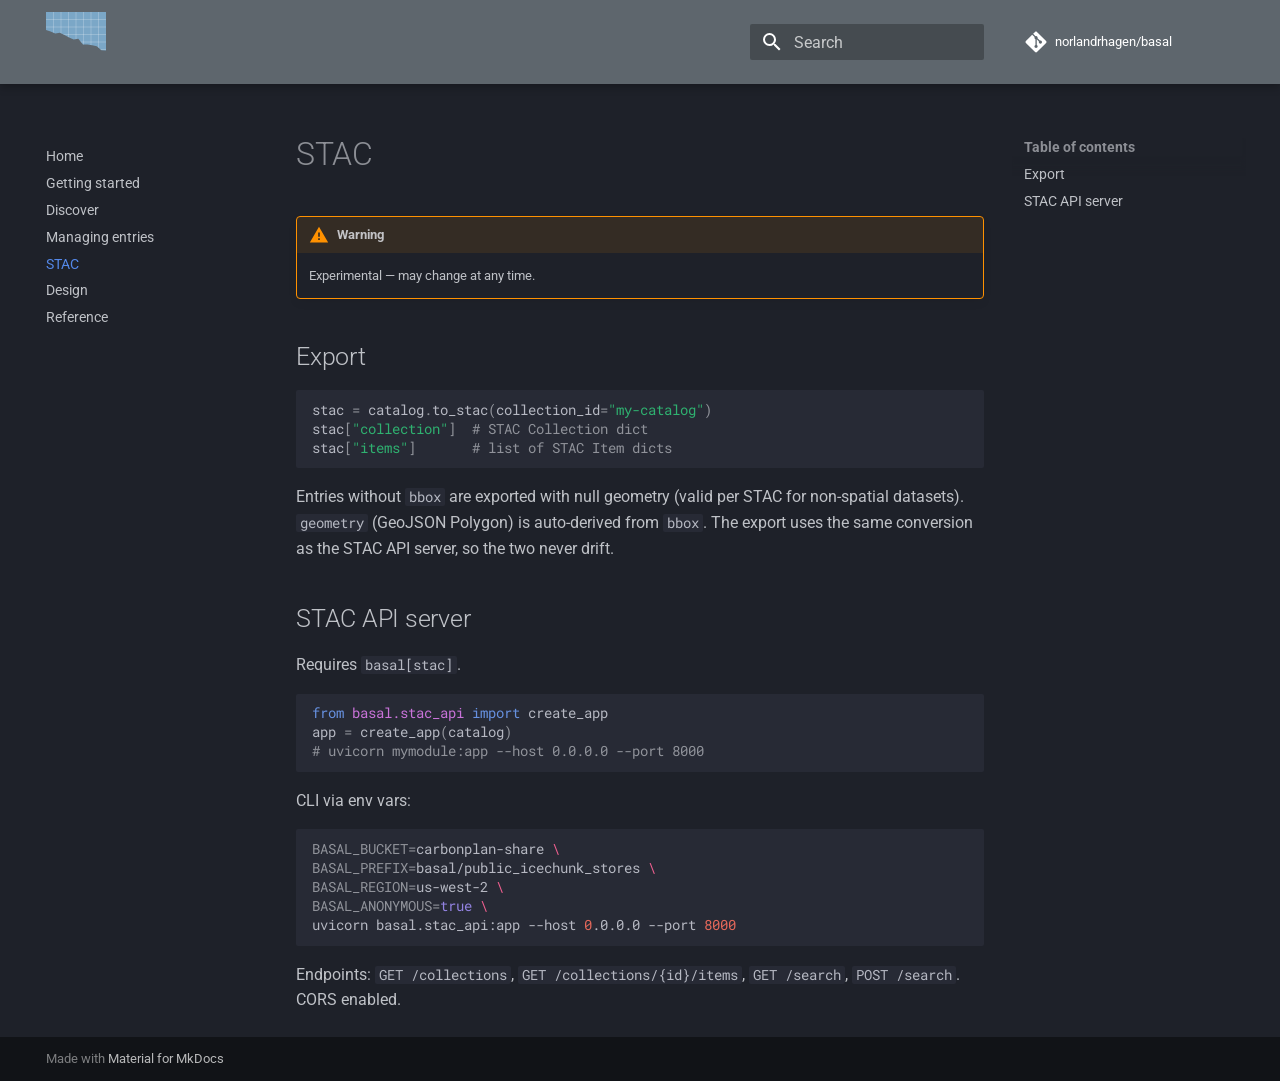
<file: stac/index.html>
<!doctype html>
<html lang="en" class="no-js">
  <head>
    
      <meta charset="utf-8">
      <meta name="viewport" content="width=device-width,initial-scale=1">
      
      
      
        <link rel="canonical" href="https://norlandrhagen.github.io/basal/stac/">
      
      
        <link rel="prev" href="../manage/">
      
      
        <link rel="next" href="../design/">
      
      
        
      
      
      <link rel="icon" href="../favicon.png">
      <meta name="generator" content="mkdocs-1.6.1, mkdocs-material-9.7.6">
    
    
      
        <title>STAC - basal</title>
      
    
    
      <link rel="stylesheet" href="../assets/stylesheets/main.484c7ddc.min.css">
      
        
        <link rel="stylesheet" href="../assets/stylesheets/palette.ab4e12ef.min.css">
      
      


    
    
      
    
    
      
        
        
        <link rel="preconnect" href="https://fonts.gstatic.com" crossorigin>
        <link rel="stylesheet" href="https://fonts.googleapis.com/css?family=Roboto:300,300i,400,400i,700,700i%7CRoboto+Mono:400,400i,700,700i&display=fallback">
        <style>:root{--md-text-font:"Roboto";--md-code-font:"Roboto Mono"}</style>
      
    
    
      <link rel="stylesheet" href="../assets/_markdown_exec_pyodide.css">
    
      <link rel="stylesheet" href="../stylesheets/extra.css">
    
    <script>__md_scope=new URL("..",location),__md_hash=e=>[...e].reduce(((e,_)=>(e<<5)-e+_.charCodeAt(0)),0),__md_get=(e,_=localStorage,t=__md_scope)=>JSON.parse(_.getItem(t.pathname+"."+e)),__md_set=(e,_,t=localStorage,a=__md_scope)=>{try{t.setItem(a.pathname+"."+e,JSON.stringify(_))}catch(e){}}</script>
    
      

    
    
  </head>
  
  
    
    
    
    
    
    <body dir="ltr" data-md-color-scheme="slate" data-md-color-primary="indigo" data-md-color-accent="indigo">
  
    
    <input class="md-toggle" data-md-toggle="drawer" type="checkbox" id="__drawer" autocomplete="off">
    <input class="md-toggle" data-md-toggle="search" type="checkbox" id="__search" autocomplete="off">
    <label class="md-overlay" for="__drawer"></label>
    <div data-md-component="skip">
      
        
        <a href="#stac" class="md-skip">
          Skip to content
        </a>
      
    </div>
    <div data-md-component="announce">
      
    </div>
    
    
      

  

<header class="md-header md-header--shadow" data-md-component="header">
  <nav class="md-header__inner md-grid" aria-label="Header">
    <a href=".." title="basal" class="md-header__button md-logo" aria-label="basal" data-md-component="logo">
      
  <img src="../logo.svg" alt="logo">

    </a>
    <label class="md-header__button md-icon" for="__drawer">
      
      <svg xmlns="http://www.w3.org/2000/svg" viewBox="0 0 24 24"><path d="M3 6h18v2H3zm0 5h18v2H3zm0 5h18v2H3z"/></svg>
    </label>
    <div class="md-header__title" data-md-component="header-title">
      <div class="md-header__ellipsis">
        <div class="md-header__topic">
          <span class="md-ellipsis">
            basal
          </span>
        </div>
        <div class="md-header__topic" data-md-component="header-topic">
          <span class="md-ellipsis">
            
              STAC
            
          </span>
        </div>
      </div>
    </div>
    
      
    
    
    
    
      
      
        <label class="md-header__button md-icon" for="__search">
          
          <svg xmlns="http://www.w3.org/2000/svg" viewBox="0 0 24 24"><path d="M9.5 3A6.5 6.5 0 0 1 16 9.5c0 1.61-.59 3.09-1.56 4.23l.27.27h.79l5 5-1.5 1.5-5-5v-.79l-.27-.27A6.52 6.52 0 0 1 9.5 16 6.5 6.5 0 0 1 3 9.5 6.5 6.5 0 0 1 9.5 3m0 2C7 5 5 7 5 9.5S7 14 9.5 14 14 12 14 9.5 12 5 9.5 5"/></svg>
        </label>
        <div class="md-search" data-md-component="search" role="dialog">
  <label class="md-search__overlay" for="__search"></label>
  <div class="md-search__inner" role="search">
    <form class="md-search__form" name="search">
      <input type="text" class="md-search__input" name="query" aria-label="Search" placeholder="Search" autocapitalize="off" autocorrect="off" autocomplete="off" spellcheck="false" data-md-component="search-query" required>
      <label class="md-search__icon md-icon" for="__search">
        
        <svg xmlns="http://www.w3.org/2000/svg" viewBox="0 0 24 24"><path d="M9.5 3A6.5 6.5 0 0 1 16 9.5c0 1.61-.59 3.09-1.56 4.23l.27.27h.79l5 5-1.5 1.5-5-5v-.79l-.27-.27A6.52 6.52 0 0 1 9.5 16 6.5 6.5 0 0 1 3 9.5 6.5 6.5 0 0 1 9.5 3m0 2C7 5 5 7 5 9.5S7 14 9.5 14 14 12 14 9.5 12 5 9.5 5"/></svg>
        
        <svg xmlns="http://www.w3.org/2000/svg" viewBox="0 0 24 24"><path d="M20 11v2H8l5.5 5.5-1.42 1.42L4.16 12l7.92-7.92L13.5 5.5 8 11z"/></svg>
      </label>
      <nav class="md-search__options" aria-label="Search">
        
        <button type="reset" class="md-search__icon md-icon" title="Clear" aria-label="Clear" tabindex="-1">
          
          <svg xmlns="http://www.w3.org/2000/svg" viewBox="0 0 24 24"><path d="M19 6.41 17.59 5 12 10.59 6.41 5 5 6.41 10.59 12 5 17.59 6.41 19 12 13.41 17.59 19 19 17.59 13.41 12z"/></svg>
        </button>
      </nav>
      
    </form>
    <div class="md-search__output">
      <div class="md-search__scrollwrap" tabindex="0" data-md-scrollfix>
        <div class="md-search-result" data-md-component="search-result">
          <div class="md-search-result__meta">
            Initializing search
          </div>
          <ol class="md-search-result__list" role="presentation"></ol>
        </div>
      </div>
    </div>
  </div>
</div>
      
    
    
      <div class="md-header__source">
        <a href="https://github.com/norlandrhagen/basal" title="Go to repository" class="md-source" data-md-component="source">
  <div class="md-source__icon md-icon">
    
    <svg xmlns="http://www.w3.org/2000/svg" viewBox="0 0 448 512"><!--! Font Awesome Free 7.1.0 by @fontawesome - https://fontawesome.com License - https://fontawesome.com/license/free (Icons: CC BY 4.0, Fonts: SIL OFL 1.1, Code: MIT License) Copyright 2025 Fonticons, Inc.--><path d="M439.6 236.1 244 40.5c-5.4-5.5-12.8-8.5-20.4-8.5s-15 3-20.4 8.4L162.5 81l51.5 51.5c27.1-9.1 52.7 16.8 43.4 43.7l49.7 49.7c34.2-11.8 61.2 31 35.5 56.7-26.5 26.5-70.2-2.9-56-37.3L240.3 199v121.9c25.3 12.5 22.3 41.8 9.1 55-6.4 6.4-15.2 10.1-24.3 10.1s-17.8-3.6-24.3-10.1c-17.6-17.6-11.1-46.9 11.2-56v-123c-20.8-8.5-24.6-30.7-18.6-45L142.6 101 8.5 235.1C3 240.6 0 247.9 0 255.5s3 15 8.5 20.4l195.6 195.7c5.4 5.4 12.7 8.4 20.4 8.4s15-3 20.4-8.4l194.7-194.7c5.4-5.4 8.4-12.8 8.4-20.4s-3-15-8.4-20.4"/></svg>
  </div>
  <div class="md-source__repository">
    norlandrhagen/basal
  </div>
</a>
      </div>
    
  </nav>
  
</header>
    
    <div class="md-container" data-md-component="container">
      
      
        
          
        
      
      <main class="md-main" data-md-component="main">
        <div class="md-main__inner md-grid">
          
            
              
              <div class="md-sidebar md-sidebar--primary" data-md-component="sidebar" data-md-type="navigation" >
                <div class="md-sidebar__scrollwrap">
                  <div class="md-sidebar__inner">
                    



<nav class="md-nav md-nav--primary" aria-label="Navigation" data-md-level="0">
  <label class="md-nav__title" for="__drawer">
    <a href=".." title="basal" class="md-nav__button md-logo" aria-label="basal" data-md-component="logo">
      
  <img src="../logo.svg" alt="logo">

    </a>
    basal
  </label>
  
    <div class="md-nav__source">
      <a href="https://github.com/norlandrhagen/basal" title="Go to repository" class="md-source" data-md-component="source">
  <div class="md-source__icon md-icon">
    
    <svg xmlns="http://www.w3.org/2000/svg" viewBox="0 0 448 512"><!--! Font Awesome Free 7.1.0 by @fontawesome - https://fontawesome.com License - https://fontawesome.com/license/free (Icons: CC BY 4.0, Fonts: SIL OFL 1.1, Code: MIT License) Copyright 2025 Fonticons, Inc.--><path d="M439.6 236.1 244 40.5c-5.4-5.5-12.8-8.5-20.4-8.5s-15 3-20.4 8.4L162.5 81l51.5 51.5c27.1-9.1 52.7 16.8 43.4 43.7l49.7 49.7c34.2-11.8 61.2 31 35.5 56.7-26.5 26.5-70.2-2.9-56-37.3L240.3 199v121.9c25.3 12.5 22.3 41.8 9.1 55-6.4 6.4-15.2 10.1-24.3 10.1s-17.8-3.6-24.3-10.1c-17.6-17.6-11.1-46.9 11.2-56v-123c-20.8-8.5-24.6-30.7-18.6-45L142.6 101 8.5 235.1C3 240.6 0 247.9 0 255.5s3 15 8.5 20.4l195.6 195.7c5.4 5.4 12.7 8.4 20.4 8.4s15-3 20.4-8.4l194.7-194.7c5.4-5.4 8.4-12.8 8.4-20.4s-3-15-8.4-20.4"/></svg>
  </div>
  <div class="md-source__repository">
    norlandrhagen/basal
  </div>
</a>
    </div>
  
  <ul class="md-nav__list" data-md-scrollfix>
    
      
      
  
  
  
  
    <li class="md-nav__item">
      <a href=".." class="md-nav__link">
        
  
  
  <span class="md-ellipsis">
    
  
    Home
  

    
  </span>
  
  

      </a>
    </li>
  

    
      
      
  
  
  
  
    <li class="md-nav__item">
      <a href="../usage/" class="md-nav__link">
        
  
  
  <span class="md-ellipsis">
    
  
    Getting started
  

    
  </span>
  
  

      </a>
    </li>
  

    
      
      
  
  
  
  
    <li class="md-nav__item">
      <a href="../discover/" class="md-nav__link">
        
  
  
  <span class="md-ellipsis">
    
  
    Discover
  

    
  </span>
  
  

      </a>
    </li>
  

    
      
      
  
  
  
  
    <li class="md-nav__item">
      <a href="../manage/" class="md-nav__link">
        
  
  
  <span class="md-ellipsis">
    
  
    Managing entries
  

    
  </span>
  
  

      </a>
    </li>
  

    
      
      
  
  
    
  
  
  
    <li class="md-nav__item md-nav__item--active">
      
      <input class="md-nav__toggle md-toggle" type="checkbox" id="__toc">
      
      
        
      
      
        <label class="md-nav__link md-nav__link--active" for="__toc">
          
  
  
  <span class="md-ellipsis">
    
  
    STAC
  

    
  </span>
  
  

          <span class="md-nav__icon md-icon"></span>
        </label>
      
      <a href="./" class="md-nav__link md-nav__link--active">
        
  
  
  <span class="md-ellipsis">
    
  
    STAC
  

    
  </span>
  
  

      </a>
      
        

<nav class="md-nav md-nav--secondary" aria-label="Table of contents">
  
  
  
    
  
  
    <label class="md-nav__title" for="__toc">
      <span class="md-nav__icon md-icon"></span>
      Table of contents
    </label>
    <ul class="md-nav__list" data-md-component="toc" data-md-scrollfix>
      
        <li class="md-nav__item">
  <a href="#export" class="md-nav__link">
    <span class="md-ellipsis">
      
        Export
      
    </span>
  </a>
  
</li>
      
        <li class="md-nav__item">
  <a href="#stac-api-server" class="md-nav__link">
    <span class="md-ellipsis">
      
        STAC API server
      
    </span>
  </a>
  
</li>
      
    </ul>
  
</nav>
      
    </li>
  

    
      
      
  
  
  
  
    <li class="md-nav__item">
      <a href="../design/" class="md-nav__link">
        
  
  
  <span class="md-ellipsis">
    
  
    Design
  

    
  </span>
  
  

      </a>
    </li>
  

    
      
      
  
  
  
  
    <li class="md-nav__item">
      <a href="../reference/" class="md-nav__link">
        
  
  
  <span class="md-ellipsis">
    
  
    Reference
  

    
  </span>
  
  

      </a>
    </li>
  

    
  </ul>
</nav>
                  </div>
                </div>
              </div>
            
            
              
              <div class="md-sidebar md-sidebar--secondary" data-md-component="sidebar" data-md-type="toc" >
                <div class="md-sidebar__scrollwrap">
                  <div class="md-sidebar__inner">
                    

<nav class="md-nav md-nav--secondary" aria-label="Table of contents">
  
  
  
    
  
  
    <label class="md-nav__title" for="__toc">
      <span class="md-nav__icon md-icon"></span>
      Table of contents
    </label>
    <ul class="md-nav__list" data-md-component="toc" data-md-scrollfix>
      
        <li class="md-nav__item">
  <a href="#export" class="md-nav__link">
    <span class="md-ellipsis">
      
        Export
      
    </span>
  </a>
  
</li>
      
        <li class="md-nav__item">
  <a href="#stac-api-server" class="md-nav__link">
    <span class="md-ellipsis">
      
        STAC API server
      
    </span>
  </a>
  
</li>
      
    </ul>
  
</nav>
                  </div>
                </div>
              </div>
            
          
          
            <div class="md-content" data-md-component="content">
              
              <article class="md-content__inner md-typeset">
                
                  


  
  


<h1 id="stac">STAC</h1>
<div class="admonition warning">
<p class="admonition-title">Warning</p>
<p>Experimental — may change at any time.</p>
</div>
<h2 id="export">Export</h2>
<div class="highlight"><pre><span></span><code><a id="__codelineno-0-1" name="__codelineno-0-1" href="#__codelineno-0-1"></a><span class="n">stac</span> <span class="o">=</span> <span class="n">catalog</span><span class="o">.</span><span class="n">to_stac</span><span class="p">(</span><span class="n">collection_id</span><span class="o">=</span><span class="s2">&quot;my-catalog&quot;</span><span class="p">)</span>
<a id="__codelineno-0-2" name="__codelineno-0-2" href="#__codelineno-0-2"></a><span class="n">stac</span><span class="p">[</span><span class="s2">&quot;collection&quot;</span><span class="p">]</span>  <span class="c1"># STAC Collection dict</span>
<a id="__codelineno-0-3" name="__codelineno-0-3" href="#__codelineno-0-3"></a><span class="n">stac</span><span class="p">[</span><span class="s2">&quot;items&quot;</span><span class="p">]</span>       <span class="c1"># list of STAC Item dicts</span>
</code></pre></div>
<p>Entries without <code>bbox</code> are exported with null geometry (valid per STAC for non-spatial datasets). <code>geometry</code> (GeoJSON Polygon) is auto-derived from <code>bbox</code>. The export uses the same conversion as the STAC API server, so the two never drift.</p>
<h2 id="stac-api-server">STAC API server</h2>
<p>Requires <code>basal[stac]</code>.</p>
<div class="highlight"><pre><span></span><code><a id="__codelineno-1-1" name="__codelineno-1-1" href="#__codelineno-1-1"></a><span class="kn">from</span><span class="w"> </span><span class="nn">basal.stac_api</span><span class="w"> </span><span class="kn">import</span> <span class="n">create_app</span>
<a id="__codelineno-1-2" name="__codelineno-1-2" href="#__codelineno-1-2"></a><span class="n">app</span> <span class="o">=</span> <span class="n">create_app</span><span class="p">(</span><span class="n">catalog</span><span class="p">)</span>
<a id="__codelineno-1-3" name="__codelineno-1-3" href="#__codelineno-1-3"></a><span class="c1"># uvicorn mymodule:app --host 0.0.0.0 --port 8000</span>
</code></pre></div>
<p>CLI via env vars:</p>
<div class="highlight"><pre><span></span><code><a id="__codelineno-2-1" name="__codelineno-2-1" href="#__codelineno-2-1"></a><span class="nv">BASAL_BUCKET</span><span class="o">=</span>carbonplan-share<span class="w"> </span><span class="se">\</span>
<a id="__codelineno-2-2" name="__codelineno-2-2" href="#__codelineno-2-2"></a><span class="nv">BASAL_PREFIX</span><span class="o">=</span>basal/public_icechunk_stores<span class="w"> </span><span class="se">\</span>
<a id="__codelineno-2-3" name="__codelineno-2-3" href="#__codelineno-2-3"></a><span class="nv">BASAL_REGION</span><span class="o">=</span>us-west-2<span class="w"> </span><span class="se">\</span>
<a id="__codelineno-2-4" name="__codelineno-2-4" href="#__codelineno-2-4"></a><span class="nv">BASAL_ANONYMOUS</span><span class="o">=</span><span class="nb">true</span><span class="w"> </span><span class="se">\</span>
<a id="__codelineno-2-5" name="__codelineno-2-5" href="#__codelineno-2-5"></a>uvicorn<span class="w"> </span>basal.stac_api:app<span class="w"> </span>--host<span class="w"> </span><span class="m">0</span>.0.0.0<span class="w"> </span>--port<span class="w"> </span><span class="m">8000</span>
</code></pre></div>
<p>Endpoints: <code>GET /collections</code>, <code>GET /collections/{id}/items</code>, <code>GET /search</code>, <code>POST /search</code>. CORS enabled.</p>












                
              </article>
            </div>
          
          
<script>var target=document.getElementById(location.hash.slice(1));target&&target.name&&(target.checked=target.name.startsWith("__tabbed_"))</script>
        </div>
        
      </main>
      
        <footer class="md-footer">
  
  <div class="md-footer-meta md-typeset">
    <div class="md-footer-meta__inner md-grid">
      <div class="md-copyright">
  
  
    Made with
    <a href="https://squidfunk.github.io/mkdocs-material/" target="_blank" rel="noopener">
      Material for MkDocs
    </a>
  
</div>
      
    </div>
  </div>
</footer>
      
    </div>
    <div class="md-dialog" data-md-component="dialog">
      <div class="md-dialog__inner md-typeset"></div>
    </div>
    
    
    
      
      
      <script id="__config" type="application/json">{"annotate": null, "base": "..", "features": [], "search": "../assets/javascripts/workers/search.2c215733.min.js", "tags": null, "translations": {"clipboard.copied": "Copied to clipboard", "clipboard.copy": "Copy to clipboard", "search.result.more.one": "1 more on this page", "search.result.more.other": "# more on this page", "search.result.none": "No matching documents", "search.result.one": "1 matching document", "search.result.other": "# matching documents", "search.result.placeholder": "Type to start searching", "search.result.term.missing": "Missing", "select.version": "Select version"}, "version": null}</script>
    
    
      <script src="../assets/javascripts/bundle.79ae519e.min.js"></script>
      
        <script src="../assets/_markdown_exec_pyodide.js"></script>
      
    
  </body>
</html>
</file>
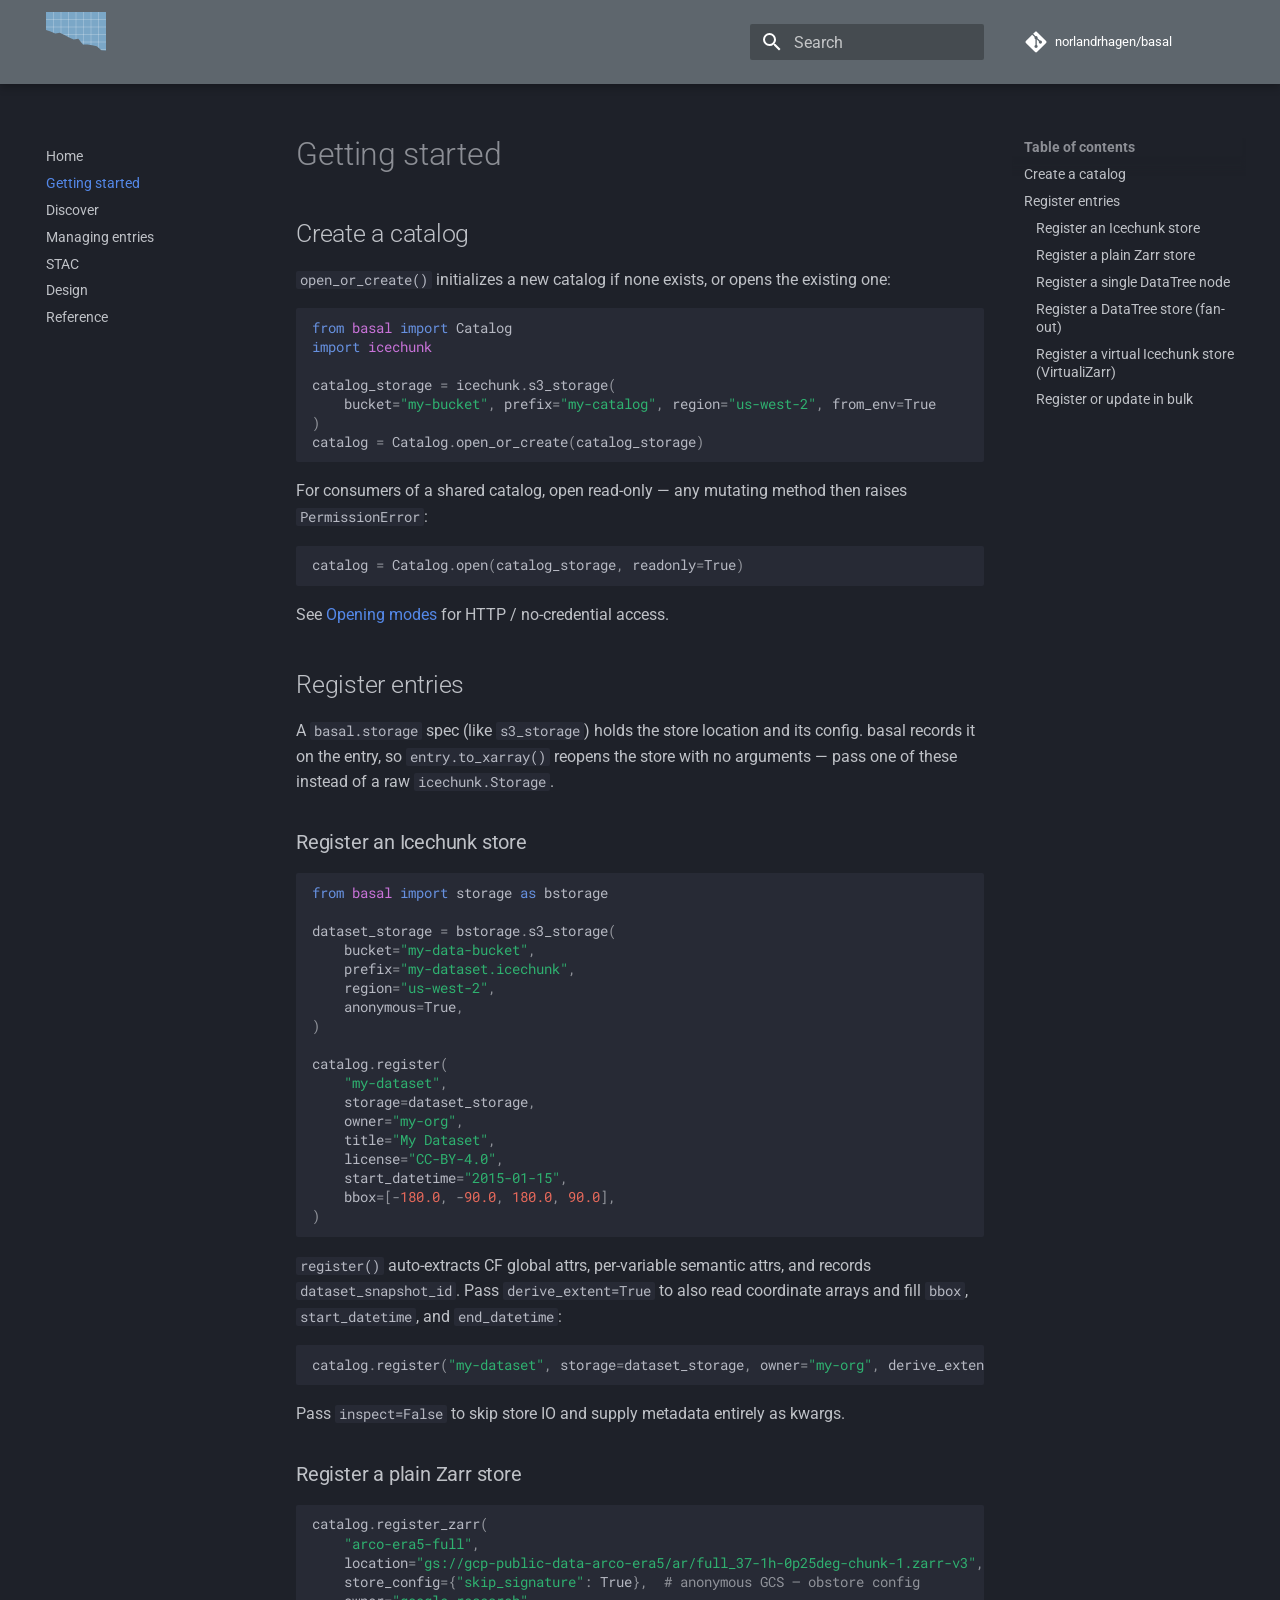
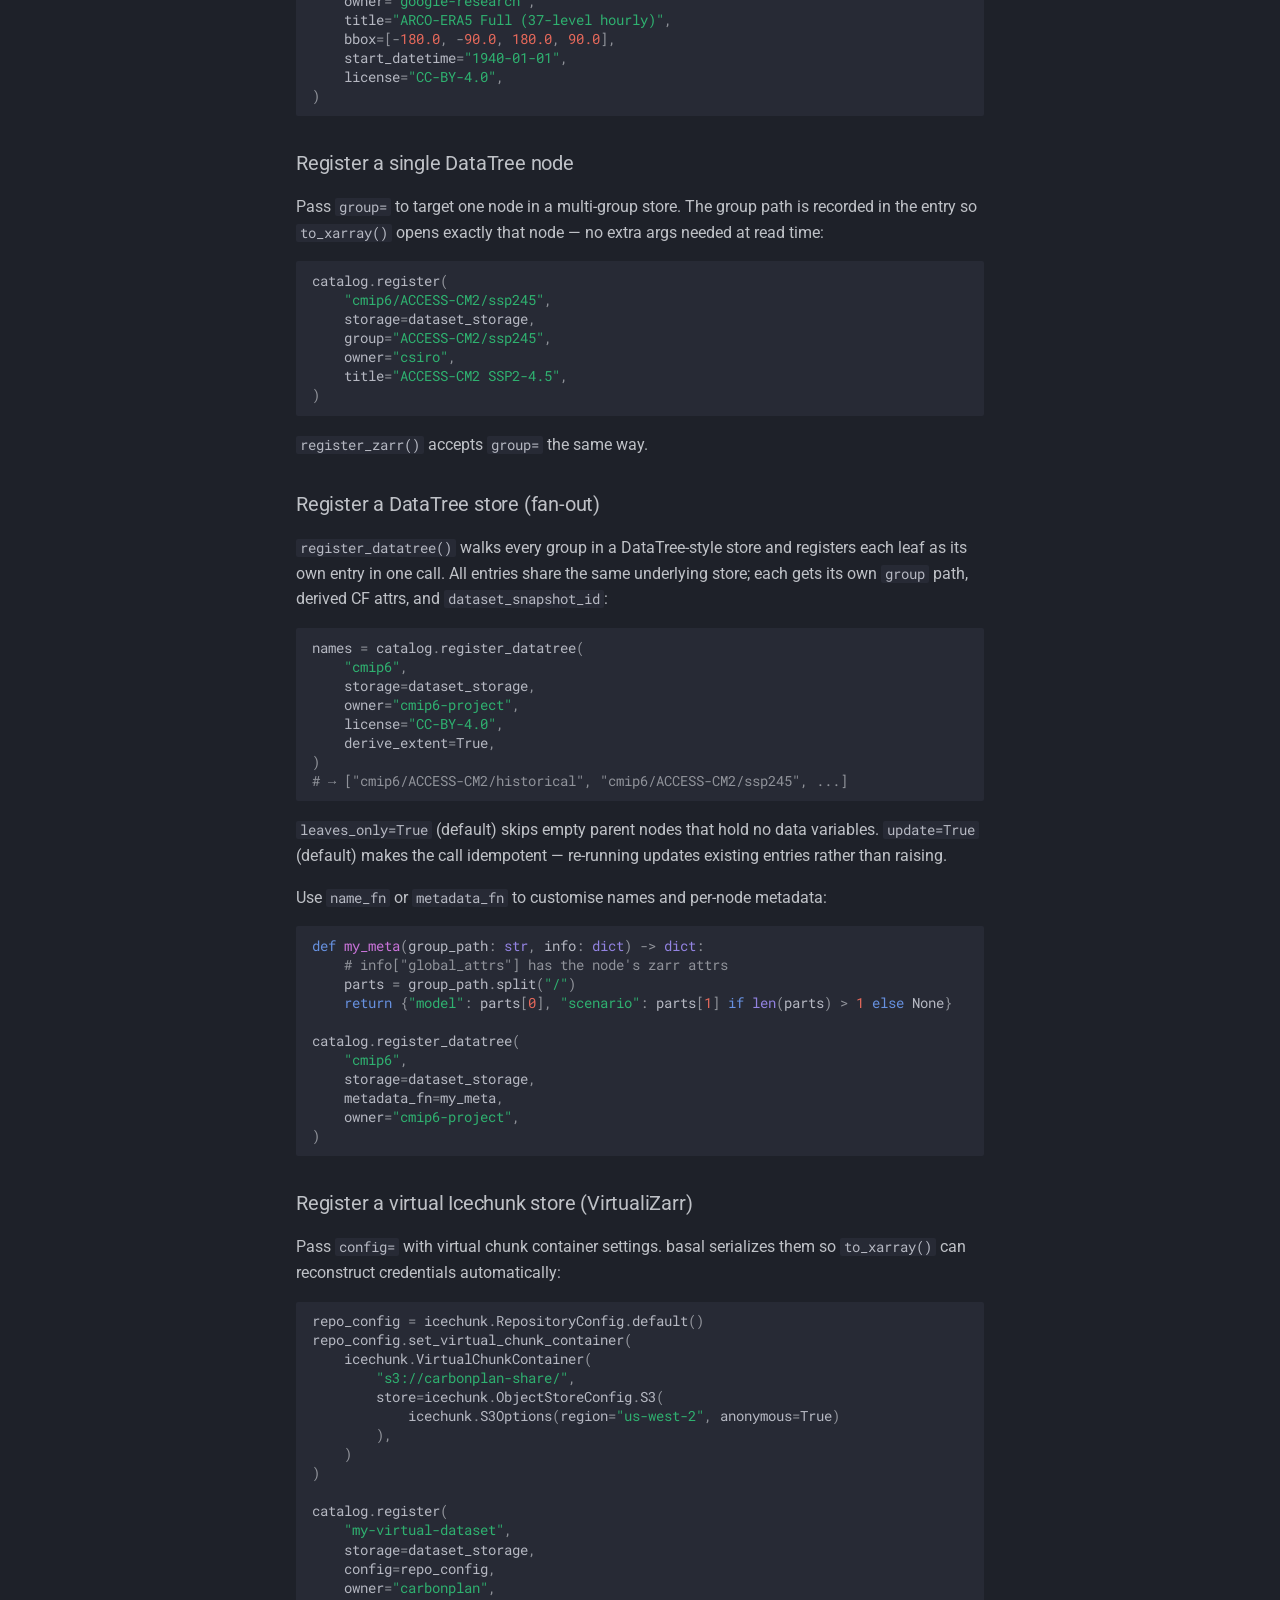
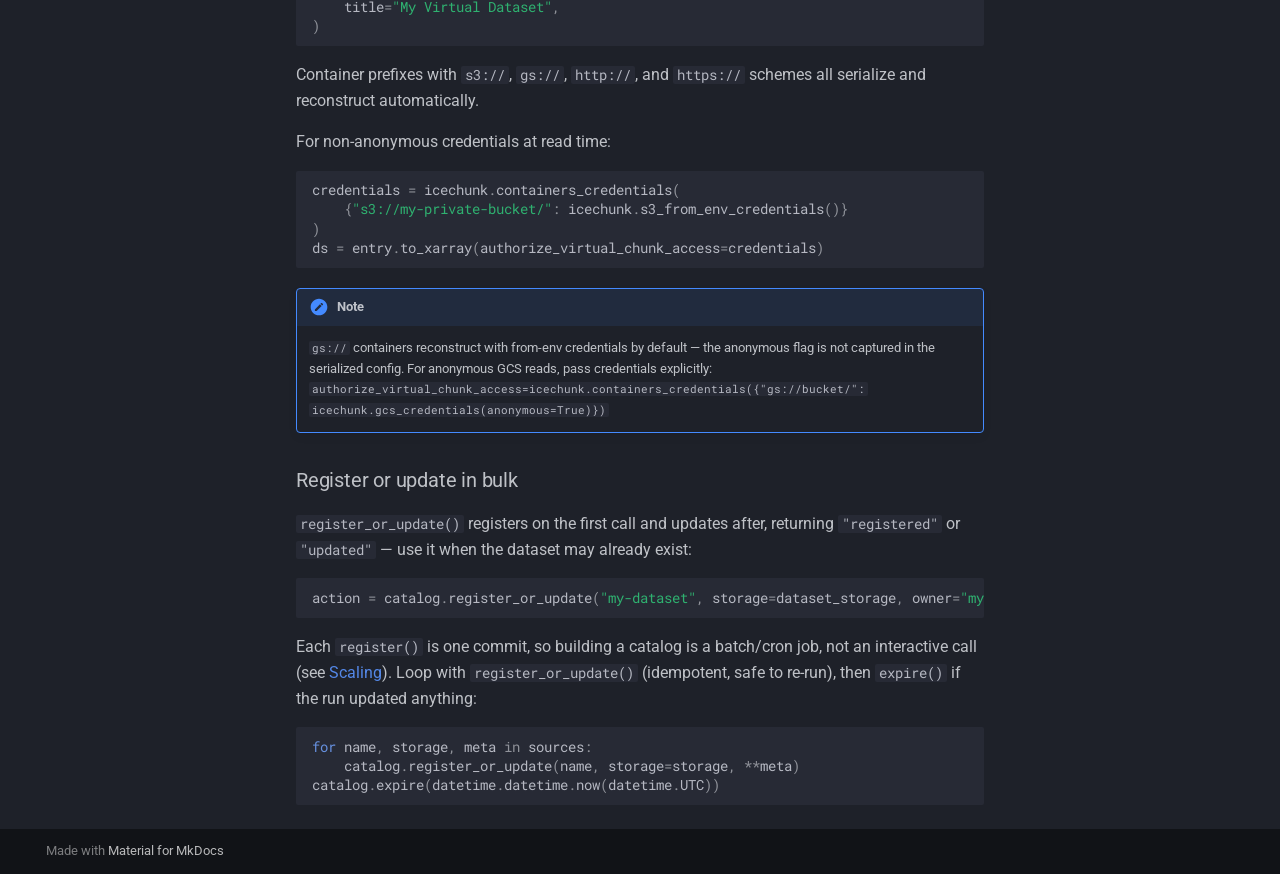
<file: usage/index.html>
<!doctype html>
<html lang="en" class="no-js">
  <head>
    
      <meta charset="utf-8">
      <meta name="viewport" content="width=device-width,initial-scale=1">
      
      
      
        <link rel="canonical" href="https://norlandrhagen.github.io/basal/usage/">
      
      
        <link rel="prev" href="..">
      
      
        <link rel="next" href="../discover/">
      
      
        
      
      
      <link rel="icon" href="../favicon.png">
      <meta name="generator" content="mkdocs-1.6.1, mkdocs-material-9.7.6">
    
    
      
        <title>Getting started - basal</title>
      
    
    
      <link rel="stylesheet" href="../assets/stylesheets/main.484c7ddc.min.css">
      
        
        <link rel="stylesheet" href="../assets/stylesheets/palette.ab4e12ef.min.css">
      
      


    
    
      
    
    
      
        
        
        <link rel="preconnect" href="https://fonts.gstatic.com" crossorigin>
        <link rel="stylesheet" href="https://fonts.googleapis.com/css?family=Roboto:300,300i,400,400i,700,700i%7CRoboto+Mono:400,400i,700,700i&display=fallback">
        <style>:root{--md-text-font:"Roboto";--md-code-font:"Roboto Mono"}</style>
      
    
    
      <link rel="stylesheet" href="../assets/_markdown_exec_pyodide.css">
    
      <link rel="stylesheet" href="../stylesheets/extra.css">
    
    <script>__md_scope=new URL("..",location),__md_hash=e=>[...e].reduce(((e,_)=>(e<<5)-e+_.charCodeAt(0)),0),__md_get=(e,_=localStorage,t=__md_scope)=>JSON.parse(_.getItem(t.pathname+"."+e)),__md_set=(e,_,t=localStorage,a=__md_scope)=>{try{t.setItem(a.pathname+"."+e,JSON.stringify(_))}catch(e){}}</script>
    
      

    
    
  </head>
  
  
    
    
    
    
    
    <body dir="ltr" data-md-color-scheme="slate" data-md-color-primary="indigo" data-md-color-accent="indigo">
  
    
    <input class="md-toggle" data-md-toggle="drawer" type="checkbox" id="__drawer" autocomplete="off">
    <input class="md-toggle" data-md-toggle="search" type="checkbox" id="__search" autocomplete="off">
    <label class="md-overlay" for="__drawer"></label>
    <div data-md-component="skip">
      
        
        <a href="#getting-started" class="md-skip">
          Skip to content
        </a>
      
    </div>
    <div data-md-component="announce">
      
    </div>
    
    
      

  

<header class="md-header md-header--shadow" data-md-component="header">
  <nav class="md-header__inner md-grid" aria-label="Header">
    <a href=".." title="basal" class="md-header__button md-logo" aria-label="basal" data-md-component="logo">
      
  <img src="../logo.svg" alt="logo">

    </a>
    <label class="md-header__button md-icon" for="__drawer">
      
      <svg xmlns="http://www.w3.org/2000/svg" viewBox="0 0 24 24"><path d="M3 6h18v2H3zm0 5h18v2H3zm0 5h18v2H3z"/></svg>
    </label>
    <div class="md-header__title" data-md-component="header-title">
      <div class="md-header__ellipsis">
        <div class="md-header__topic">
          <span class="md-ellipsis">
            basal
          </span>
        </div>
        <div class="md-header__topic" data-md-component="header-topic">
          <span class="md-ellipsis">
            
              Getting started
            
          </span>
        </div>
      </div>
    </div>
    
      
    
    
    
    
      
      
        <label class="md-header__button md-icon" for="__search">
          
          <svg xmlns="http://www.w3.org/2000/svg" viewBox="0 0 24 24"><path d="M9.5 3A6.5 6.5 0 0 1 16 9.5c0 1.61-.59 3.09-1.56 4.23l.27.27h.79l5 5-1.5 1.5-5-5v-.79l-.27-.27A6.52 6.52 0 0 1 9.5 16 6.5 6.5 0 0 1 3 9.5 6.5 6.5 0 0 1 9.5 3m0 2C7 5 5 7 5 9.5S7 14 9.5 14 14 12 14 9.5 12 5 9.5 5"/></svg>
        </label>
        <div class="md-search" data-md-component="search" role="dialog">
  <label class="md-search__overlay" for="__search"></label>
  <div class="md-search__inner" role="search">
    <form class="md-search__form" name="search">
      <input type="text" class="md-search__input" name="query" aria-label="Search" placeholder="Search" autocapitalize="off" autocorrect="off" autocomplete="off" spellcheck="false" data-md-component="search-query" required>
      <label class="md-search__icon md-icon" for="__search">
        
        <svg xmlns="http://www.w3.org/2000/svg" viewBox="0 0 24 24"><path d="M9.5 3A6.5 6.5 0 0 1 16 9.5c0 1.61-.59 3.09-1.56 4.23l.27.27h.79l5 5-1.5 1.5-5-5v-.79l-.27-.27A6.52 6.52 0 0 1 9.5 16 6.5 6.5 0 0 1 3 9.5 6.5 6.5 0 0 1 9.5 3m0 2C7 5 5 7 5 9.5S7 14 9.5 14 14 12 14 9.5 12 5 9.5 5"/></svg>
        
        <svg xmlns="http://www.w3.org/2000/svg" viewBox="0 0 24 24"><path d="M20 11v2H8l5.5 5.5-1.42 1.42L4.16 12l7.92-7.92L13.5 5.5 8 11z"/></svg>
      </label>
      <nav class="md-search__options" aria-label="Search">
        
        <button type="reset" class="md-search__icon md-icon" title="Clear" aria-label="Clear" tabindex="-1">
          
          <svg xmlns="http://www.w3.org/2000/svg" viewBox="0 0 24 24"><path d="M19 6.41 17.59 5 12 10.59 6.41 5 5 6.41 10.59 12 5 17.59 6.41 19 12 13.41 17.59 19 19 17.59 13.41 12z"/></svg>
        </button>
      </nav>
      
    </form>
    <div class="md-search__output">
      <div class="md-search__scrollwrap" tabindex="0" data-md-scrollfix>
        <div class="md-search-result" data-md-component="search-result">
          <div class="md-search-result__meta">
            Initializing search
          </div>
          <ol class="md-search-result__list" role="presentation"></ol>
        </div>
      </div>
    </div>
  </div>
</div>
      
    
    
      <div class="md-header__source">
        <a href="https://github.com/norlandrhagen/basal" title="Go to repository" class="md-source" data-md-component="source">
  <div class="md-source__icon md-icon">
    
    <svg xmlns="http://www.w3.org/2000/svg" viewBox="0 0 448 512"><!--! Font Awesome Free 7.1.0 by @fontawesome - https://fontawesome.com License - https://fontawesome.com/license/free (Icons: CC BY 4.0, Fonts: SIL OFL 1.1, Code: MIT License) Copyright 2025 Fonticons, Inc.--><path d="M439.6 236.1 244 40.5c-5.4-5.5-12.8-8.5-20.4-8.5s-15 3-20.4 8.4L162.5 81l51.5 51.5c27.1-9.1 52.7 16.8 43.4 43.7l49.7 49.7c34.2-11.8 61.2 31 35.5 56.7-26.5 26.5-70.2-2.9-56-37.3L240.3 199v121.9c25.3 12.5 22.3 41.8 9.1 55-6.4 6.4-15.2 10.1-24.3 10.1s-17.8-3.6-24.3-10.1c-17.6-17.6-11.1-46.9 11.2-56v-123c-20.8-8.5-24.6-30.7-18.6-45L142.6 101 8.5 235.1C3 240.6 0 247.9 0 255.5s3 15 8.5 20.4l195.6 195.7c5.4 5.4 12.7 8.4 20.4 8.4s15-3 20.4-8.4l194.7-194.7c5.4-5.4 8.4-12.8 8.4-20.4s-3-15-8.4-20.4"/></svg>
  </div>
  <div class="md-source__repository">
    norlandrhagen/basal
  </div>
</a>
      </div>
    
  </nav>
  
</header>
    
    <div class="md-container" data-md-component="container">
      
      
        
          
        
      
      <main class="md-main" data-md-component="main">
        <div class="md-main__inner md-grid">
          
            
              
              <div class="md-sidebar md-sidebar--primary" data-md-component="sidebar" data-md-type="navigation" >
                <div class="md-sidebar__scrollwrap">
                  <div class="md-sidebar__inner">
                    



<nav class="md-nav md-nav--primary" aria-label="Navigation" data-md-level="0">
  <label class="md-nav__title" for="__drawer">
    <a href=".." title="basal" class="md-nav__button md-logo" aria-label="basal" data-md-component="logo">
      
  <img src="../logo.svg" alt="logo">

    </a>
    basal
  </label>
  
    <div class="md-nav__source">
      <a href="https://github.com/norlandrhagen/basal" title="Go to repository" class="md-source" data-md-component="source">
  <div class="md-source__icon md-icon">
    
    <svg xmlns="http://www.w3.org/2000/svg" viewBox="0 0 448 512"><!--! Font Awesome Free 7.1.0 by @fontawesome - https://fontawesome.com License - https://fontawesome.com/license/free (Icons: CC BY 4.0, Fonts: SIL OFL 1.1, Code: MIT License) Copyright 2025 Fonticons, Inc.--><path d="M439.6 236.1 244 40.5c-5.4-5.5-12.8-8.5-20.4-8.5s-15 3-20.4 8.4L162.5 81l51.5 51.5c27.1-9.1 52.7 16.8 43.4 43.7l49.7 49.7c34.2-11.8 61.2 31 35.5 56.7-26.5 26.5-70.2-2.9-56-37.3L240.3 199v121.9c25.3 12.5 22.3 41.8 9.1 55-6.4 6.4-15.2 10.1-24.3 10.1s-17.8-3.6-24.3-10.1c-17.6-17.6-11.1-46.9 11.2-56v-123c-20.8-8.5-24.6-30.7-18.6-45L142.6 101 8.5 235.1C3 240.6 0 247.9 0 255.5s3 15 8.5 20.4l195.6 195.7c5.4 5.4 12.7 8.4 20.4 8.4s15-3 20.4-8.4l194.7-194.7c5.4-5.4 8.4-12.8 8.4-20.4s-3-15-8.4-20.4"/></svg>
  </div>
  <div class="md-source__repository">
    norlandrhagen/basal
  </div>
</a>
    </div>
  
  <ul class="md-nav__list" data-md-scrollfix>
    
      
      
  
  
  
  
    <li class="md-nav__item">
      <a href=".." class="md-nav__link">
        
  
  
  <span class="md-ellipsis">
    
  
    Home
  

    
  </span>
  
  

      </a>
    </li>
  

    
      
      
  
  
    
  
  
  
    <li class="md-nav__item md-nav__item--active">
      
      <input class="md-nav__toggle md-toggle" type="checkbox" id="__toc">
      
      
        
      
      
        <label class="md-nav__link md-nav__link--active" for="__toc">
          
  
  
  <span class="md-ellipsis">
    
  
    Getting started
  

    
  </span>
  
  

          <span class="md-nav__icon md-icon"></span>
        </label>
      
      <a href="./" class="md-nav__link md-nav__link--active">
        
  
  
  <span class="md-ellipsis">
    
  
    Getting started
  

    
  </span>
  
  

      </a>
      
        

<nav class="md-nav md-nav--secondary" aria-label="Table of contents">
  
  
  
    
  
  
    <label class="md-nav__title" for="__toc">
      <span class="md-nav__icon md-icon"></span>
      Table of contents
    </label>
    <ul class="md-nav__list" data-md-component="toc" data-md-scrollfix>
      
        <li class="md-nav__item">
  <a href="#create-a-catalog" class="md-nav__link">
    <span class="md-ellipsis">
      
        Create a catalog
      
    </span>
  </a>
  
</li>
      
        <li class="md-nav__item">
  <a href="#register-entries" class="md-nav__link">
    <span class="md-ellipsis">
      
        Register entries
      
    </span>
  </a>
  
    <nav class="md-nav" aria-label="Register entries">
      <ul class="md-nav__list">
        
          <li class="md-nav__item">
  <a href="#register-an-icechunk-store" class="md-nav__link">
    <span class="md-ellipsis">
      
        Register an Icechunk store
      
    </span>
  </a>
  
</li>
        
          <li class="md-nav__item">
  <a href="#register-a-plain-zarr-store" class="md-nav__link">
    <span class="md-ellipsis">
      
        Register a plain Zarr store
      
    </span>
  </a>
  
</li>
        
          <li class="md-nav__item">
  <a href="#register-a-single-datatree-node" class="md-nav__link">
    <span class="md-ellipsis">
      
        Register a single DataTree node
      
    </span>
  </a>
  
</li>
        
          <li class="md-nav__item">
  <a href="#register-a-datatree-store-fan-out" class="md-nav__link">
    <span class="md-ellipsis">
      
        Register a DataTree store (fan-out)
      
    </span>
  </a>
  
</li>
        
          <li class="md-nav__item">
  <a href="#register-a-virtual-icechunk-store-virtualizarr" class="md-nav__link">
    <span class="md-ellipsis">
      
        Register a virtual Icechunk store (VirtualiZarr)
      
    </span>
  </a>
  
</li>
        
          <li class="md-nav__item">
  <a href="#register-or-update-in-bulk" class="md-nav__link">
    <span class="md-ellipsis">
      
        Register or update in bulk
      
    </span>
  </a>
  
</li>
        
      </ul>
    </nav>
  
</li>
      
    </ul>
  
</nav>
      
    </li>
  

    
      
      
  
  
  
  
    <li class="md-nav__item">
      <a href="../discover/" class="md-nav__link">
        
  
  
  <span class="md-ellipsis">
    
  
    Discover
  

    
  </span>
  
  

      </a>
    </li>
  

    
      
      
  
  
  
  
    <li class="md-nav__item">
      <a href="../manage/" class="md-nav__link">
        
  
  
  <span class="md-ellipsis">
    
  
    Managing entries
  

    
  </span>
  
  

      </a>
    </li>
  

    
      
      
  
  
  
  
    <li class="md-nav__item">
      <a href="../stac/" class="md-nav__link">
        
  
  
  <span class="md-ellipsis">
    
  
    STAC
  

    
  </span>
  
  

      </a>
    </li>
  

    
      
      
  
  
  
  
    <li class="md-nav__item">
      <a href="../design/" class="md-nav__link">
        
  
  
  <span class="md-ellipsis">
    
  
    Design
  

    
  </span>
  
  

      </a>
    </li>
  

    
      
      
  
  
  
  
    <li class="md-nav__item">
      <a href="../reference/" class="md-nav__link">
        
  
  
  <span class="md-ellipsis">
    
  
    Reference
  

    
  </span>
  
  

      </a>
    </li>
  

    
  </ul>
</nav>
                  </div>
                </div>
              </div>
            
            
              
              <div class="md-sidebar md-sidebar--secondary" data-md-component="sidebar" data-md-type="toc" >
                <div class="md-sidebar__scrollwrap">
                  <div class="md-sidebar__inner">
                    

<nav class="md-nav md-nav--secondary" aria-label="Table of contents">
  
  
  
    
  
  
    <label class="md-nav__title" for="__toc">
      <span class="md-nav__icon md-icon"></span>
      Table of contents
    </label>
    <ul class="md-nav__list" data-md-component="toc" data-md-scrollfix>
      
        <li class="md-nav__item">
  <a href="#create-a-catalog" class="md-nav__link">
    <span class="md-ellipsis">
      
        Create a catalog
      
    </span>
  </a>
  
</li>
      
        <li class="md-nav__item">
  <a href="#register-entries" class="md-nav__link">
    <span class="md-ellipsis">
      
        Register entries
      
    </span>
  </a>
  
    <nav class="md-nav" aria-label="Register entries">
      <ul class="md-nav__list">
        
          <li class="md-nav__item">
  <a href="#register-an-icechunk-store" class="md-nav__link">
    <span class="md-ellipsis">
      
        Register an Icechunk store
      
    </span>
  </a>
  
</li>
        
          <li class="md-nav__item">
  <a href="#register-a-plain-zarr-store" class="md-nav__link">
    <span class="md-ellipsis">
      
        Register a plain Zarr store
      
    </span>
  </a>
  
</li>
        
          <li class="md-nav__item">
  <a href="#register-a-single-datatree-node" class="md-nav__link">
    <span class="md-ellipsis">
      
        Register a single DataTree node
      
    </span>
  </a>
  
</li>
        
          <li class="md-nav__item">
  <a href="#register-a-datatree-store-fan-out" class="md-nav__link">
    <span class="md-ellipsis">
      
        Register a DataTree store (fan-out)
      
    </span>
  </a>
  
</li>
        
          <li class="md-nav__item">
  <a href="#register-a-virtual-icechunk-store-virtualizarr" class="md-nav__link">
    <span class="md-ellipsis">
      
        Register a virtual Icechunk store (VirtualiZarr)
      
    </span>
  </a>
  
</li>
        
          <li class="md-nav__item">
  <a href="#register-or-update-in-bulk" class="md-nav__link">
    <span class="md-ellipsis">
      
        Register or update in bulk
      
    </span>
  </a>
  
</li>
        
      </ul>
    </nav>
  
</li>
      
    </ul>
  
</nav>
                  </div>
                </div>
              </div>
            
          
          
            <div class="md-content" data-md-component="content">
              
              <article class="md-content__inner md-typeset">
                
                  


  
  


<h1 id="getting-started">Getting started</h1>
<h2 id="create-a-catalog">Create a catalog</h2>
<p><code>open_or_create()</code> initializes a new catalog if none exists, or opens the existing one:</p>
<div class="highlight"><pre><span></span><code><a id="__codelineno-0-1" name="__codelineno-0-1" href="#__codelineno-0-1"></a><span class="kn">from</span><span class="w"> </span><span class="nn">basal</span><span class="w"> </span><span class="kn">import</span> <span class="n">Catalog</span>
<a id="__codelineno-0-2" name="__codelineno-0-2" href="#__codelineno-0-2"></a><span class="kn">import</span><span class="w"> </span><span class="nn">icechunk</span>
<a id="__codelineno-0-3" name="__codelineno-0-3" href="#__codelineno-0-3"></a>
<a id="__codelineno-0-4" name="__codelineno-0-4" href="#__codelineno-0-4"></a><span class="n">catalog_storage</span> <span class="o">=</span> <span class="n">icechunk</span><span class="o">.</span><span class="n">s3_storage</span><span class="p">(</span>
<a id="__codelineno-0-5" name="__codelineno-0-5" href="#__codelineno-0-5"></a>    <span class="n">bucket</span><span class="o">=</span><span class="s2">&quot;my-bucket&quot;</span><span class="p">,</span> <span class="n">prefix</span><span class="o">=</span><span class="s2">&quot;my-catalog&quot;</span><span class="p">,</span> <span class="n">region</span><span class="o">=</span><span class="s2">&quot;us-west-2&quot;</span><span class="p">,</span> <span class="n">from_env</span><span class="o">=</span><span class="kc">True</span>
<a id="__codelineno-0-6" name="__codelineno-0-6" href="#__codelineno-0-6"></a><span class="p">)</span>
<a id="__codelineno-0-7" name="__codelineno-0-7" href="#__codelineno-0-7"></a><span class="n">catalog</span> <span class="o">=</span> <span class="n">Catalog</span><span class="o">.</span><span class="n">open_or_create</span><span class="p">(</span><span class="n">catalog_storage</span><span class="p">)</span>
</code></pre></div>
<p>For consumers of a shared catalog, open read-only — any mutating method then
raises <code>PermissionError</code>:</p>
<div class="highlight"><pre><span></span><code><a id="__codelineno-1-1" name="__codelineno-1-1" href="#__codelineno-1-1"></a><span class="n">catalog</span> <span class="o">=</span> <span class="n">Catalog</span><span class="o">.</span><span class="n">open</span><span class="p">(</span><span class="n">catalog_storage</span><span class="p">,</span> <span class="n">readonly</span><span class="o">=</span><span class="kc">True</span><span class="p">)</span>
</code></pre></div>
<p>See <a href="../reference/#opening-modes">Opening modes</a> for HTTP / no-credential access.</p>
<h2 id="register-entries">Register entries</h2>
<p>A <code>basal.storage</code> spec (like <code>s3_storage</code>) holds the store location and its config.
basal records it on the entry, so <code>entry.to_xarray()</code> reopens the store with no
arguments — pass one of these instead of a raw <code>icechunk.Storage</code>.</p>
<h3 id="register-an-icechunk-store">Register an Icechunk store</h3>
<div class="highlight"><pre><span></span><code><a id="__codelineno-2-1" name="__codelineno-2-1" href="#__codelineno-2-1"></a><span class="kn">from</span><span class="w"> </span><span class="nn">basal</span><span class="w"> </span><span class="kn">import</span> <span class="n">storage</span> <span class="k">as</span> <span class="n">bstorage</span>
<a id="__codelineno-2-2" name="__codelineno-2-2" href="#__codelineno-2-2"></a>
<a id="__codelineno-2-3" name="__codelineno-2-3" href="#__codelineno-2-3"></a><span class="n">dataset_storage</span> <span class="o">=</span> <span class="n">bstorage</span><span class="o">.</span><span class="n">s3_storage</span><span class="p">(</span>
<a id="__codelineno-2-4" name="__codelineno-2-4" href="#__codelineno-2-4"></a>    <span class="n">bucket</span><span class="o">=</span><span class="s2">&quot;my-data-bucket&quot;</span><span class="p">,</span>
<a id="__codelineno-2-5" name="__codelineno-2-5" href="#__codelineno-2-5"></a>    <span class="n">prefix</span><span class="o">=</span><span class="s2">&quot;my-dataset.icechunk&quot;</span><span class="p">,</span>
<a id="__codelineno-2-6" name="__codelineno-2-6" href="#__codelineno-2-6"></a>    <span class="n">region</span><span class="o">=</span><span class="s2">&quot;us-west-2&quot;</span><span class="p">,</span>
<a id="__codelineno-2-7" name="__codelineno-2-7" href="#__codelineno-2-7"></a>    <span class="n">anonymous</span><span class="o">=</span><span class="kc">True</span><span class="p">,</span>
<a id="__codelineno-2-8" name="__codelineno-2-8" href="#__codelineno-2-8"></a><span class="p">)</span>
<a id="__codelineno-2-9" name="__codelineno-2-9" href="#__codelineno-2-9"></a>
<a id="__codelineno-2-10" name="__codelineno-2-10" href="#__codelineno-2-10"></a><span class="n">catalog</span><span class="o">.</span><span class="n">register</span><span class="p">(</span>
<a id="__codelineno-2-11" name="__codelineno-2-11" href="#__codelineno-2-11"></a>    <span class="s2">&quot;my-dataset&quot;</span><span class="p">,</span>
<a id="__codelineno-2-12" name="__codelineno-2-12" href="#__codelineno-2-12"></a>    <span class="n">storage</span><span class="o">=</span><span class="n">dataset_storage</span><span class="p">,</span>
<a id="__codelineno-2-13" name="__codelineno-2-13" href="#__codelineno-2-13"></a>    <span class="n">owner</span><span class="o">=</span><span class="s2">&quot;my-org&quot;</span><span class="p">,</span>
<a id="__codelineno-2-14" name="__codelineno-2-14" href="#__codelineno-2-14"></a>    <span class="n">title</span><span class="o">=</span><span class="s2">&quot;My Dataset&quot;</span><span class="p">,</span>
<a id="__codelineno-2-15" name="__codelineno-2-15" href="#__codelineno-2-15"></a>    <span class="n">license</span><span class="o">=</span><span class="s2">&quot;CC-BY-4.0&quot;</span><span class="p">,</span>
<a id="__codelineno-2-16" name="__codelineno-2-16" href="#__codelineno-2-16"></a>    <span class="n">start_datetime</span><span class="o">=</span><span class="s2">&quot;2015-01-15&quot;</span><span class="p">,</span>
<a id="__codelineno-2-17" name="__codelineno-2-17" href="#__codelineno-2-17"></a>    <span class="n">bbox</span><span class="o">=</span><span class="p">[</span><span class="o">-</span><span class="mf">180.0</span><span class="p">,</span> <span class="o">-</span><span class="mf">90.0</span><span class="p">,</span> <span class="mf">180.0</span><span class="p">,</span> <span class="mf">90.0</span><span class="p">],</span>
<a id="__codelineno-2-18" name="__codelineno-2-18" href="#__codelineno-2-18"></a><span class="p">)</span>
</code></pre></div>
<p><code>register()</code> auto-extracts CF global attrs, per-variable semantic attrs, and records <code>dataset_snapshot_id</code>. Pass <code>derive_extent=True</code> to also read coordinate arrays and fill <code>bbox</code>, <code>start_datetime</code>, and <code>end_datetime</code>:</p>
<div class="highlight"><pre><span></span><code><a id="__codelineno-3-1" name="__codelineno-3-1" href="#__codelineno-3-1"></a><span class="n">catalog</span><span class="o">.</span><span class="n">register</span><span class="p">(</span><span class="s2">&quot;my-dataset&quot;</span><span class="p">,</span> <span class="n">storage</span><span class="o">=</span><span class="n">dataset_storage</span><span class="p">,</span> <span class="n">owner</span><span class="o">=</span><span class="s2">&quot;my-org&quot;</span><span class="p">,</span> <span class="n">derive_extent</span><span class="o">=</span><span class="kc">True</span><span class="p">)</span>
</code></pre></div>
<p>Pass <code>inspect=False</code> to skip store IO and supply metadata entirely as kwargs.</p>
<h3 id="register-a-plain-zarr-store">Register a plain Zarr store</h3>
<div class="highlight"><pre><span></span><code><a id="__codelineno-4-1" name="__codelineno-4-1" href="#__codelineno-4-1"></a><span class="n">catalog</span><span class="o">.</span><span class="n">register_zarr</span><span class="p">(</span>
<a id="__codelineno-4-2" name="__codelineno-4-2" href="#__codelineno-4-2"></a>    <span class="s2">&quot;arco-era5-full&quot;</span><span class="p">,</span>
<a id="__codelineno-4-3" name="__codelineno-4-3" href="#__codelineno-4-3"></a>    <span class="n">location</span><span class="o">=</span><span class="s2">&quot;gs://gcp-public-data-arco-era5/ar/full_37-1h-0p25deg-chunk-1.zarr-v3&quot;</span><span class="p">,</span>
<a id="__codelineno-4-4" name="__codelineno-4-4" href="#__codelineno-4-4"></a>    <span class="n">store_config</span><span class="o">=</span><span class="p">{</span><span class="s2">&quot;skip_signature&quot;</span><span class="p">:</span> <span class="kc">True</span><span class="p">},</span>  <span class="c1"># anonymous GCS — obstore config</span>
<a id="__codelineno-4-5" name="__codelineno-4-5" href="#__codelineno-4-5"></a>    <span class="n">owner</span><span class="o">=</span><span class="s2">&quot;google-research&quot;</span><span class="p">,</span>
<a id="__codelineno-4-6" name="__codelineno-4-6" href="#__codelineno-4-6"></a>    <span class="n">title</span><span class="o">=</span><span class="s2">&quot;ARCO-ERA5 Full (37-level hourly)&quot;</span><span class="p">,</span>
<a id="__codelineno-4-7" name="__codelineno-4-7" href="#__codelineno-4-7"></a>    <span class="n">bbox</span><span class="o">=</span><span class="p">[</span><span class="o">-</span><span class="mf">180.0</span><span class="p">,</span> <span class="o">-</span><span class="mf">90.0</span><span class="p">,</span> <span class="mf">180.0</span><span class="p">,</span> <span class="mf">90.0</span><span class="p">],</span>
<a id="__codelineno-4-8" name="__codelineno-4-8" href="#__codelineno-4-8"></a>    <span class="n">start_datetime</span><span class="o">=</span><span class="s2">&quot;1940-01-01&quot;</span><span class="p">,</span>
<a id="__codelineno-4-9" name="__codelineno-4-9" href="#__codelineno-4-9"></a>    <span class="n">license</span><span class="o">=</span><span class="s2">&quot;CC-BY-4.0&quot;</span><span class="p">,</span>
<a id="__codelineno-4-10" name="__codelineno-4-10" href="#__codelineno-4-10"></a><span class="p">)</span>
</code></pre></div>
<h3 id="register-a-single-datatree-node">Register a single DataTree node</h3>
<p>Pass <code>group=</code> to target one node in a multi-group store. The group path is recorded
in the entry so <code>to_xarray()</code> opens exactly that node — no extra args needed at read
time:</p>
<div class="highlight"><pre><span></span><code><a id="__codelineno-5-1" name="__codelineno-5-1" href="#__codelineno-5-1"></a><span class="n">catalog</span><span class="o">.</span><span class="n">register</span><span class="p">(</span>
<a id="__codelineno-5-2" name="__codelineno-5-2" href="#__codelineno-5-2"></a>    <span class="s2">&quot;cmip6/ACCESS-CM2/ssp245&quot;</span><span class="p">,</span>
<a id="__codelineno-5-3" name="__codelineno-5-3" href="#__codelineno-5-3"></a>    <span class="n">storage</span><span class="o">=</span><span class="n">dataset_storage</span><span class="p">,</span>
<a id="__codelineno-5-4" name="__codelineno-5-4" href="#__codelineno-5-4"></a>    <span class="n">group</span><span class="o">=</span><span class="s2">&quot;ACCESS-CM2/ssp245&quot;</span><span class="p">,</span>
<a id="__codelineno-5-5" name="__codelineno-5-5" href="#__codelineno-5-5"></a>    <span class="n">owner</span><span class="o">=</span><span class="s2">&quot;csiro&quot;</span><span class="p">,</span>
<a id="__codelineno-5-6" name="__codelineno-5-6" href="#__codelineno-5-6"></a>    <span class="n">title</span><span class="o">=</span><span class="s2">&quot;ACCESS-CM2 SSP2-4.5&quot;</span><span class="p">,</span>
<a id="__codelineno-5-7" name="__codelineno-5-7" href="#__codelineno-5-7"></a><span class="p">)</span>
</code></pre></div>
<p><code>register_zarr()</code> accepts <code>group=</code> the same way.</p>
<h3 id="register-a-datatree-store-fan-out">Register a DataTree store (fan-out)</h3>
<p><code>register_datatree()</code> walks every group in a DataTree-style store and registers each
leaf as its own entry in one call. All entries share the same underlying store; each
gets its own <code>group</code> path, derived CF attrs, and <code>dataset_snapshot_id</code>:</p>
<div class="highlight"><pre><span></span><code><a id="__codelineno-6-1" name="__codelineno-6-1" href="#__codelineno-6-1"></a><span class="n">names</span> <span class="o">=</span> <span class="n">catalog</span><span class="o">.</span><span class="n">register_datatree</span><span class="p">(</span>
<a id="__codelineno-6-2" name="__codelineno-6-2" href="#__codelineno-6-2"></a>    <span class="s2">&quot;cmip6&quot;</span><span class="p">,</span>
<a id="__codelineno-6-3" name="__codelineno-6-3" href="#__codelineno-6-3"></a>    <span class="n">storage</span><span class="o">=</span><span class="n">dataset_storage</span><span class="p">,</span>
<a id="__codelineno-6-4" name="__codelineno-6-4" href="#__codelineno-6-4"></a>    <span class="n">owner</span><span class="o">=</span><span class="s2">&quot;cmip6-project&quot;</span><span class="p">,</span>
<a id="__codelineno-6-5" name="__codelineno-6-5" href="#__codelineno-6-5"></a>    <span class="n">license</span><span class="o">=</span><span class="s2">&quot;CC-BY-4.0&quot;</span><span class="p">,</span>
<a id="__codelineno-6-6" name="__codelineno-6-6" href="#__codelineno-6-6"></a>    <span class="n">derive_extent</span><span class="o">=</span><span class="kc">True</span><span class="p">,</span>
<a id="__codelineno-6-7" name="__codelineno-6-7" href="#__codelineno-6-7"></a><span class="p">)</span>
<a id="__codelineno-6-8" name="__codelineno-6-8" href="#__codelineno-6-8"></a><span class="c1"># → [&quot;cmip6/ACCESS-CM2/historical&quot;, &quot;cmip6/ACCESS-CM2/ssp245&quot;, ...]</span>
</code></pre></div>
<p><code>leaves_only=True</code> (default) skips empty parent nodes that hold no data variables.
<code>update=True</code> (default) makes the call idempotent — re-running updates existing
entries rather than raising.</p>
<p>Use <code>name_fn</code> or <code>metadata_fn</code> to customise names and per-node metadata:</p>
<div class="highlight"><pre><span></span><code><a id="__codelineno-7-1" name="__codelineno-7-1" href="#__codelineno-7-1"></a><span class="k">def</span><span class="w"> </span><span class="nf">my_meta</span><span class="p">(</span><span class="n">group_path</span><span class="p">:</span> <span class="nb">str</span><span class="p">,</span> <span class="n">info</span><span class="p">:</span> <span class="nb">dict</span><span class="p">)</span> <span class="o">-&gt;</span> <span class="nb">dict</span><span class="p">:</span>
<a id="__codelineno-7-2" name="__codelineno-7-2" href="#__codelineno-7-2"></a>    <span class="c1"># info[&quot;global_attrs&quot;] has the node&#39;s zarr attrs</span>
<a id="__codelineno-7-3" name="__codelineno-7-3" href="#__codelineno-7-3"></a>    <span class="n">parts</span> <span class="o">=</span> <span class="n">group_path</span><span class="o">.</span><span class="n">split</span><span class="p">(</span><span class="s2">&quot;/&quot;</span><span class="p">)</span>
<a id="__codelineno-7-4" name="__codelineno-7-4" href="#__codelineno-7-4"></a>    <span class="k">return</span> <span class="p">{</span><span class="s2">&quot;model&quot;</span><span class="p">:</span> <span class="n">parts</span><span class="p">[</span><span class="mi">0</span><span class="p">],</span> <span class="s2">&quot;scenario&quot;</span><span class="p">:</span> <span class="n">parts</span><span class="p">[</span><span class="mi">1</span><span class="p">]</span> <span class="k">if</span> <span class="nb">len</span><span class="p">(</span><span class="n">parts</span><span class="p">)</span> <span class="o">&gt;</span> <span class="mi">1</span> <span class="k">else</span> <span class="kc">None</span><span class="p">}</span>
<a id="__codelineno-7-5" name="__codelineno-7-5" href="#__codelineno-7-5"></a>
<a id="__codelineno-7-6" name="__codelineno-7-6" href="#__codelineno-7-6"></a><span class="n">catalog</span><span class="o">.</span><span class="n">register_datatree</span><span class="p">(</span>
<a id="__codelineno-7-7" name="__codelineno-7-7" href="#__codelineno-7-7"></a>    <span class="s2">&quot;cmip6&quot;</span><span class="p">,</span>
<a id="__codelineno-7-8" name="__codelineno-7-8" href="#__codelineno-7-8"></a>    <span class="n">storage</span><span class="o">=</span><span class="n">dataset_storage</span><span class="p">,</span>
<a id="__codelineno-7-9" name="__codelineno-7-9" href="#__codelineno-7-9"></a>    <span class="n">metadata_fn</span><span class="o">=</span><span class="n">my_meta</span><span class="p">,</span>
<a id="__codelineno-7-10" name="__codelineno-7-10" href="#__codelineno-7-10"></a>    <span class="n">owner</span><span class="o">=</span><span class="s2">&quot;cmip6-project&quot;</span><span class="p">,</span>
<a id="__codelineno-7-11" name="__codelineno-7-11" href="#__codelineno-7-11"></a><span class="p">)</span>
</code></pre></div>
<h3 id="register-a-virtual-icechunk-store-virtualizarr">Register a virtual Icechunk store (VirtualiZarr)</h3>
<p>Pass <code>config=</code> with virtual chunk container settings. basal serializes them so <code>to_xarray()</code> can reconstruct credentials automatically:</p>
<div class="highlight"><pre><span></span><code><a id="__codelineno-8-1" name="__codelineno-8-1" href="#__codelineno-8-1"></a><span class="n">repo_config</span> <span class="o">=</span> <span class="n">icechunk</span><span class="o">.</span><span class="n">RepositoryConfig</span><span class="o">.</span><span class="n">default</span><span class="p">()</span>
<a id="__codelineno-8-2" name="__codelineno-8-2" href="#__codelineno-8-2"></a><span class="n">repo_config</span><span class="o">.</span><span class="n">set_virtual_chunk_container</span><span class="p">(</span>
<a id="__codelineno-8-3" name="__codelineno-8-3" href="#__codelineno-8-3"></a>    <span class="n">icechunk</span><span class="o">.</span><span class="n">VirtualChunkContainer</span><span class="p">(</span>
<a id="__codelineno-8-4" name="__codelineno-8-4" href="#__codelineno-8-4"></a>        <span class="s2">&quot;s3://carbonplan-share/&quot;</span><span class="p">,</span>
<a id="__codelineno-8-5" name="__codelineno-8-5" href="#__codelineno-8-5"></a>        <span class="n">store</span><span class="o">=</span><span class="n">icechunk</span><span class="o">.</span><span class="n">ObjectStoreConfig</span><span class="o">.</span><span class="n">S3</span><span class="p">(</span>
<a id="__codelineno-8-6" name="__codelineno-8-6" href="#__codelineno-8-6"></a>            <span class="n">icechunk</span><span class="o">.</span><span class="n">S3Options</span><span class="p">(</span><span class="n">region</span><span class="o">=</span><span class="s2">&quot;us-west-2&quot;</span><span class="p">,</span> <span class="n">anonymous</span><span class="o">=</span><span class="kc">True</span><span class="p">)</span>
<a id="__codelineno-8-7" name="__codelineno-8-7" href="#__codelineno-8-7"></a>        <span class="p">),</span>
<a id="__codelineno-8-8" name="__codelineno-8-8" href="#__codelineno-8-8"></a>    <span class="p">)</span>
<a id="__codelineno-8-9" name="__codelineno-8-9" href="#__codelineno-8-9"></a><span class="p">)</span>
<a id="__codelineno-8-10" name="__codelineno-8-10" href="#__codelineno-8-10"></a>
<a id="__codelineno-8-11" name="__codelineno-8-11" href="#__codelineno-8-11"></a><span class="n">catalog</span><span class="o">.</span><span class="n">register</span><span class="p">(</span>
<a id="__codelineno-8-12" name="__codelineno-8-12" href="#__codelineno-8-12"></a>    <span class="s2">&quot;my-virtual-dataset&quot;</span><span class="p">,</span>
<a id="__codelineno-8-13" name="__codelineno-8-13" href="#__codelineno-8-13"></a>    <span class="n">storage</span><span class="o">=</span><span class="n">dataset_storage</span><span class="p">,</span>
<a id="__codelineno-8-14" name="__codelineno-8-14" href="#__codelineno-8-14"></a>    <span class="n">config</span><span class="o">=</span><span class="n">repo_config</span><span class="p">,</span>
<a id="__codelineno-8-15" name="__codelineno-8-15" href="#__codelineno-8-15"></a>    <span class="n">owner</span><span class="o">=</span><span class="s2">&quot;carbonplan&quot;</span><span class="p">,</span>
<a id="__codelineno-8-16" name="__codelineno-8-16" href="#__codelineno-8-16"></a>    <span class="n">title</span><span class="o">=</span><span class="s2">&quot;My Virtual Dataset&quot;</span><span class="p">,</span>
<a id="__codelineno-8-17" name="__codelineno-8-17" href="#__codelineno-8-17"></a><span class="p">)</span>
</code></pre></div>
<p>Container prefixes with <code>s3://</code>, <code>gs://</code>, <code>http://</code>, and <code>https://</code> schemes all
serialize and reconstruct automatically.</p>
<p>For non-anonymous credentials at read time:</p>
<div class="highlight"><pre><span></span><code><a id="__codelineno-9-1" name="__codelineno-9-1" href="#__codelineno-9-1"></a><span class="n">credentials</span> <span class="o">=</span> <span class="n">icechunk</span><span class="o">.</span><span class="n">containers_credentials</span><span class="p">(</span>
<a id="__codelineno-9-2" name="__codelineno-9-2" href="#__codelineno-9-2"></a>    <span class="p">{</span><span class="s2">&quot;s3://my-private-bucket/&quot;</span><span class="p">:</span> <span class="n">icechunk</span><span class="o">.</span><span class="n">s3_from_env_credentials</span><span class="p">()}</span>
<a id="__codelineno-9-3" name="__codelineno-9-3" href="#__codelineno-9-3"></a><span class="p">)</span>
<a id="__codelineno-9-4" name="__codelineno-9-4" href="#__codelineno-9-4"></a><span class="n">ds</span> <span class="o">=</span> <span class="n">entry</span><span class="o">.</span><span class="n">to_xarray</span><span class="p">(</span><span class="n">authorize_virtual_chunk_access</span><span class="o">=</span><span class="n">credentials</span><span class="p">)</span>
</code></pre></div>
<div class="admonition note">
<p class="admonition-title">Note</p>
<p><code>gs://</code> containers reconstruct with from-env credentials by default — the
anonymous flag is not captured in the serialized config. For anonymous GCS
reads, pass credentials explicitly:
<code>authorize_virtual_chunk_access=icechunk.containers_credentials({"gs://bucket/": icechunk.gcs_credentials(anonymous=True)})</code></p>
</div>
<h3 id="register-or-update-in-bulk">Register or update in bulk</h3>
<p><code>register_or_update()</code> registers on the first call and updates after, returning
<code>"registered"</code> or <code>"updated"</code> — use it when the dataset may already exist:</p>
<div class="highlight"><pre><span></span><code><a id="__codelineno-10-1" name="__codelineno-10-1" href="#__codelineno-10-1"></a><span class="n">action</span> <span class="o">=</span> <span class="n">catalog</span><span class="o">.</span><span class="n">register_or_update</span><span class="p">(</span><span class="s2">&quot;my-dataset&quot;</span><span class="p">,</span> <span class="n">storage</span><span class="o">=</span><span class="n">dataset_storage</span><span class="p">,</span> <span class="n">owner</span><span class="o">=</span><span class="s2">&quot;my-org&quot;</span><span class="p">)</span>
</code></pre></div>
<p>Each <code>register()</code> is one commit, so building a catalog is a batch/cron job, not an
interactive call (see <a href="../manage/#scaling">Scaling</a>). Loop with <code>register_or_update()</code>
(idempotent, safe to re-run), then <code>expire()</code> if the run updated anything:</p>
<div class="highlight"><pre><span></span><code><a id="__codelineno-11-1" name="__codelineno-11-1" href="#__codelineno-11-1"></a><span class="k">for</span> <span class="n">name</span><span class="p">,</span> <span class="n">storage</span><span class="p">,</span> <span class="n">meta</span> <span class="ow">in</span> <span class="n">sources</span><span class="p">:</span>
<a id="__codelineno-11-2" name="__codelineno-11-2" href="#__codelineno-11-2"></a>    <span class="n">catalog</span><span class="o">.</span><span class="n">register_or_update</span><span class="p">(</span><span class="n">name</span><span class="p">,</span> <span class="n">storage</span><span class="o">=</span><span class="n">storage</span><span class="p">,</span> <span class="o">**</span><span class="n">meta</span><span class="p">)</span>
<a id="__codelineno-11-3" name="__codelineno-11-3" href="#__codelineno-11-3"></a><span class="n">catalog</span><span class="o">.</span><span class="n">expire</span><span class="p">(</span><span class="n">datetime</span><span class="o">.</span><span class="n">datetime</span><span class="o">.</span><span class="n">now</span><span class="p">(</span><span class="n">datetime</span><span class="o">.</span><span class="n">UTC</span><span class="p">))</span>
</code></pre></div>












                
              </article>
            </div>
          
          
<script>var target=document.getElementById(location.hash.slice(1));target&&target.name&&(target.checked=target.name.startsWith("__tabbed_"))</script>
        </div>
        
      </main>
      
        <footer class="md-footer">
  
  <div class="md-footer-meta md-typeset">
    <div class="md-footer-meta__inner md-grid">
      <div class="md-copyright">
  
  
    Made with
    <a href="https://squidfunk.github.io/mkdocs-material/" target="_blank" rel="noopener">
      Material for MkDocs
    </a>
  
</div>
      
    </div>
  </div>
</footer>
      
    </div>
    <div class="md-dialog" data-md-component="dialog">
      <div class="md-dialog__inner md-typeset"></div>
    </div>
    
    
    
      
      
      <script id="__config" type="application/json">{"annotate": null, "base": "..", "features": [], "search": "../assets/javascripts/workers/search.2c215733.min.js", "tags": null, "translations": {"clipboard.copied": "Copied to clipboard", "clipboard.copy": "Copy to clipboard", "search.result.more.one": "1 more on this page", "search.result.more.other": "# more on this page", "search.result.none": "No matching documents", "search.result.one": "1 matching document", "search.result.other": "# matching documents", "search.result.placeholder": "Type to start searching", "search.result.term.missing": "Missing", "select.version": "Select version"}, "version": null}</script>
    
    
      <script src="../assets/javascripts/bundle.79ae519e.min.js"></script>
      
        <script src="../assets/_markdown_exec_pyodide.js"></script>
      
    
  </body>
</html>
</file>
<file: assets/_markdown_exec_pyodide.css>
html[data-theme="light"] {
    @import "https://cdn.jsdelivr.net/npm/highlightjs-themes@1.0.0/tomorrow.css"
}

html[data-theme="dark"] {
    @import "https://cdn.jsdelivr.net/npm/highlightjs-themes@1.0.0/tomorrow-night-blue.min.css"
}


.ace_gutter {
    z-index: 1;
}

.pyodide-editor {
    width: 100%;
    font-size: .85em;
}

.pyodide-editor-bar {
    color: var(--md-primary-bg-color);
    background-color: var(--md-primary-fg-color);
    width: 100%;
    font: monospace;
    font-size: 0.75em;
    padding: 2px 0 2px;
}

.pyodide-bar-item {
    padding: 0 18px 0;
    display: inline-block;
    width: 50%;
}

.pyodide pre {
    margin: 0;
}

.pyodide-output {
    width: 100%;
    margin-bottom: -15px;
    min-height: 46px;
    max-height: 400px
}

.pyodide-clickable {
    cursor: pointer;
    text-align: right;
}

/* For themes other than Material. */
.pyodide .twemoji svg {
    width: 1rem;
}
</file>
<file: stylesheets/extra.css>
:root,
[data-md-color-scheme="slate"] {
  --md-primary-fg-color:        #5E666D;
  --md-primary-fg-color--light: #7a838a;
  --md-primary-fg-color--dark:  #454c52;
  --md-accent-fg-color:         #7BA7C7;
  --md-accent-fg-color--transparent: #7BA7C71a;
}

/* larger logo */
.md-header__button.md-logo img,
.md-header__button.md-logo svg {
  height: 3rem;
}

/* hide "basal" text in header — logo speaks for itself */
.md-header__title .md-ellipsis {
  display: none;
}

/* hide "basal" nav section label in sidebar */
.md-nav--primary > .md-nav__title {
  display: none;
}
</file>
<file: assets/stylesheets/main.484c7ddc.min.css>
@charset "UTF-8";html{-webkit-text-size-adjust:none;-moz-text-size-adjust:none;text-size-adjust:none;box-sizing:border-box}*,:after,:before{box-sizing:inherit}@media (prefers-reduced-motion){*,:after,:before{transition:none!important}}body{margin:0}a,button,input,label{-webkit-tap-highlight-color:transparent}a{color:inherit;text-decoration:none}hr{border:0;box-sizing:initial;display:block;height:.05rem;overflow:visible;padding:0}small{font-size:80%}sub,sup{line-height:1em}img{border-style:none}table{border-collapse:initial;border-spacing:0}td,th{font-weight:400;vertical-align:top}button{background:#0000;border:0;font-family:inherit;font-size:inherit;margin:0;padding:0}input{border:0;outline:none}:root{--md-primary-fg-color:#4051b5;--md-primary-fg-color--light:#5d6cc0;--md-primary-fg-color--dark:#303fa1;--md-primary-bg-color:#fff;--md-primary-bg-color--light:#ffffffb3;--md-accent-fg-color:#526cfe;--md-accent-fg-color--transparent:#526cfe1a;--md-accent-bg-color:#fff;--md-accent-bg-color--light:#ffffffb3}[data-md-color-scheme=default]{color-scheme:light}[data-md-color-scheme=default] img[src$="#gh-dark-mode-only"],[data-md-color-scheme=default] img[src$="#only-dark"]{display:none}:root,[data-md-color-scheme=default]{--md-hue:225deg;--md-default-fg-color:#000000de;--md-default-fg-color--light:#0000008a;--md-default-fg-color--lighter:#00000052;--md-default-fg-color--lightest:#00000012;--md-default-bg-color:#fff;--md-default-bg-color--light:#ffffffb3;--md-default-bg-color--lighter:#ffffff4d;--md-default-bg-color--lightest:#ffffff1f;--md-code-fg-color:#36464e;--md-code-bg-color:#f5f5f5;--md-code-bg-color--light:#f5f5f5b3;--md-code-bg-color--lighter:#f5f5f54d;--md-code-hl-color:#4287ff;--md-code-hl-color--light:#4287ff1a;--md-code-hl-number-color:#d52a2a;--md-code-hl-special-color:#db1457;--md-code-hl-function-color:#a846b9;--md-code-hl-constant-color:#6e59d9;--md-code-hl-keyword-color:#3f6ec6;--md-code-hl-string-color:#1c7d4d;--md-code-hl-name-color:var(--md-code-fg-color);--md-code-hl-operator-color:var(--md-default-fg-color--light);--md-code-hl-punctuation-color:var(--md-default-fg-color--light);--md-code-hl-comment-color:var(--md-default-fg-color--light);--md-code-hl-generic-color:var(--md-default-fg-color--light);--md-code-hl-variable-color:var(--md-default-fg-color--light);--md-typeset-color:var(--md-default-fg-color);--md-typeset-a-color:var(--md-primary-fg-color);--md-typeset-del-color:#f5503d26;--md-typeset-ins-color:#0bd57026;--md-typeset-kbd-color:#fafafa;--md-typeset-kbd-accent-color:#fff;--md-typeset-kbd-border-color:#b8b8b8;--md-typeset-mark-color:#ffff0080;--md-typeset-table-color:#0000001f;--md-typeset-table-color--light:rgba(0,0,0,.035);--md-admonition-fg-color:var(--md-default-fg-color);--md-admonition-bg-color:var(--md-default-bg-color);--md-warning-fg-color:#000000de;--md-warning-bg-color:#ff9;--md-footer-fg-color:#fff;--md-footer-fg-color--light:#ffffffb3;--md-footer-fg-color--lighter:#ffffff73;--md-footer-bg-color:#000000de;--md-footer-bg-color--dark:#00000052;--md-shadow-z1:0 0.2rem 0.5rem #0000000d,0 0 0.05rem #0000001a;--md-shadow-z2:0 0.2rem 0.5rem #0000001a,0 0 0.05rem #00000040;--md-shadow-z3:0 0.2rem 0.5rem #0003,0 0 0.05rem #00000059}.md-icon svg{fill:currentcolor;display:block;height:1.2rem;width:1.2rem}body{-webkit-font-smoothing:antialiased;-moz-osx-font-smoothing:grayscale;--md-text-font-family:var(--md-text-font,_),-apple-system,BlinkMacSystemFont,Helvetica,Arial,sans-serif;--md-code-font-family:var(--md-code-font,_),SFMono-Regular,Consolas,Menlo,monospace}aside,body,input{font-feature-settings:"kern","liga";color:var(--md-typeset-color);font-family:var(--md-text-font-family)}code,kbd,pre{font-feature-settings:"kern";font-family:var(--md-code-font-family)}:root{--md-typeset-table-sort-icon:url('data:image/svg+xml;charset=utf-8,<svg xmlns="http://www.w3.org/2000/svg" viewBox="0 0 24 24"><path d="m18 21-4-4h3V7h-3l4-4 4 4h-3v10h3M2 19v-2h10v2M2 13v-2h7v2M2 7V5h4v2z"/></svg>');--md-typeset-table-sort-icon--asc:url('data:image/svg+xml;charset=utf-8,<svg xmlns="http://www.w3.org/2000/svg" viewBox="0 0 24 24"><path d="M19 17h3l-4 4-4-4h3V3h2M2 17h10v2H2M6 5v2H2V5m0 6h7v2H2z"/></svg>');--md-typeset-table-sort-icon--desc:url('data:image/svg+xml;charset=utf-8,<svg xmlns="http://www.w3.org/2000/svg" viewBox="0 0 24 24"><path d="M19 7h3l-4-4-4 4h3v14h2M2 17h10v2H2M6 5v2H2V5m0 6h7v2H2z"/></svg>')}.md-typeset{-webkit-print-color-adjust:exact;color-adjust:exact;font-size:.8rem;line-height:1.6;overflow-wrap:break-word}@media print{.md-typeset{font-size:.68rem}}.md-typeset blockquote,.md-typeset dl,.md-typeset figure,.md-typeset ol,.md-typeset pre,.md-typeset ul{margin-bottom:1em;margin-top:1em}.md-typeset h1{color:var(--md-default-fg-color--light);font-size:2em;line-height:1.3;margin:0 0 1.25em}.md-typeset h1,.md-typeset h2{font-weight:300;letter-spacing:-.01em}.md-typeset h2{font-size:1.5625em;line-height:1.4;margin:1.6em 0 .64em}.md-typeset h3{font-size:1.25em;font-weight:400;letter-spacing:-.01em;line-height:1.5;margin:1.6em 0 .8em}.md-typeset h2+h3{margin-top:.8em}.md-typeset h4{font-weight:700;letter-spacing:-.01em;margin:1em 0}.md-typeset h5,.md-typeset h6{color:var(--md-default-fg-color--light);font-size:.8em;font-weight:700;letter-spacing:-.01em;margin:1.25em 0}.md-typeset h5{text-transform:uppercase}.md-typeset h5 code{text-transform:none}.md-typeset hr{border-bottom:.05rem solid var(--md-default-fg-color--lightest);display:flow-root;margin:1.5em 0}.md-typeset a{color:var(--md-typeset-a-color);word-break:break-word}.md-typeset a,.md-typeset a:before{transition:color 125ms}.md-typeset a:focus,.md-typeset a:hover{color:var(--md-accent-fg-color)}.md-typeset a:focus code,.md-typeset a:hover code{background-color:var(--md-accent-fg-color--transparent);color:var(--md-accent-fg-color)}.md-typeset a code{color:var(--md-typeset-a-color)}.md-typeset a.focus-visible{outline-color:var(--md-accent-fg-color);outline-offset:.2rem}.md-typeset code,.md-typeset kbd,.md-typeset pre{color:var(--md-code-fg-color);direction:ltr;font-variant-ligatures:none;transition:background-color 125ms}@media print{.md-typeset code,.md-typeset kbd,.md-typeset pre{white-space:pre-wrap}}.md-typeset code{background-color:var(--md-code-bg-color);border-radius:.1rem;-webkit-box-decoration-break:clone;box-decoration-break:clone;font-size:.85em;padding:0 .2941176471em;transition:color 125ms,background-color 125ms;word-break:break-word}.md-typeset code:not(.focus-visible){-webkit-tap-highlight-color:transparent;outline:none}.md-typeset pre{display:flow-root;line-height:1.4;position:relative}.md-typeset pre>code{-webkit-box-decoration-break:slice;box-decoration-break:slice;box-shadow:none;display:block;margin:0;outline-color:var(--md-accent-fg-color);overflow:auto;padding:.7720588235em 1.1764705882em;scrollbar-color:var(--md-default-fg-color--lighter) #0000;scrollbar-width:thin;touch-action:auto;word-break:normal}.md-typeset pre>code:hover{scrollbar-color:var(--md-accent-fg-color) #0000}.md-typeset pre>code::-webkit-scrollbar{height:.2rem;width:.2rem}.md-typeset pre>code::-webkit-scrollbar-thumb{background-color:var(--md-default-fg-color--lighter)}.md-typeset pre>code::-webkit-scrollbar-thumb:hover{background-color:var(--md-accent-fg-color)}.md-typeset kbd{background-color:var(--md-typeset-kbd-color);border-radius:.1rem;box-shadow:0 .1rem 0 .05rem var(--md-typeset-kbd-border-color),0 .1rem 0 var(--md-typeset-kbd-border-color),0 -.1rem .2rem var(--md-typeset-kbd-accent-color) inset;color:var(--md-default-fg-color);display:inline-block;font-size:.75em;padding:0 .6666666667em;vertical-align:text-top;word-break:break-word}.md-typeset mark{background-color:var(--md-typeset-mark-color);-webkit-box-decoration-break:clone;box-decoration-break:clone;color:inherit;word-break:break-word}.md-typeset abbr{cursor:help;text-decoration:none}.md-typeset [data-preview],.md-typeset abbr{border-bottom:.05rem dotted var(--md-default-fg-color--light)}.md-typeset small{opacity:.75}[dir=ltr] .md-typeset sub,[dir=ltr] .md-typeset sup{margin-left:.078125em}[dir=rtl] .md-typeset sub,[dir=rtl] .md-typeset sup{margin-right:.078125em}[dir=ltr] .md-typeset blockquote{padding-left:.6rem}[dir=rtl] .md-typeset blockquote{padding-right:.6rem}[dir=ltr] .md-typeset blockquote{border-left:.2rem solid var(--md-default-fg-color--lighter)}[dir=rtl] .md-typeset blockquote{border-right:.2rem solid var(--md-default-fg-color--lighter)}.md-typeset blockquote{color:var(--md-default-fg-color--light);margin-left:0;margin-right:0}.md-typeset ul{list-style-type:disc}.md-typeset ul[type]{list-style-type:revert-layer}[dir=ltr] .md-typeset ol,[dir=ltr] .md-typeset ul{margin-left:.625em}[dir=rtl] .md-typeset ol,[dir=rtl] .md-typeset ul{margin-right:.625em}.md-typeset ol,.md-typeset ul{padding:0}.md-typeset ol:not([hidden]),.md-typeset ul:not([hidden]){display:flow-root}.md-typeset ol ol,.md-typeset ul ol{list-style-type:lower-alpha}.md-typeset ol ol ol,.md-typeset ul ol ol{list-style-type:lower-roman}.md-typeset ol ol ol ol,.md-typeset ul ol ol ol{list-style-type:upper-alpha}.md-typeset ol ol ol ol ol,.md-typeset ul ol ol ol ol{list-style-type:upper-roman}.md-typeset ol[type],.md-typeset ul[type]{list-style-type:revert-layer}[dir=ltr] .md-typeset ol li,[dir=ltr] .md-typeset ul li{margin-left:1.25em}[dir=rtl] .md-typeset ol li,[dir=rtl] .md-typeset ul li{margin-right:1.25em}.md-typeset ol li,.md-typeset ul li{margin-bottom:.5em}.md-typeset ol li blockquote,.md-typeset ol li p,.md-typeset ul li blockquote,.md-typeset ul li p{margin:.5em 0}.md-typeset ol li:last-child,.md-typeset ul li:last-child{margin-bottom:0}[dir=ltr] .md-typeset ol li ol,[dir=ltr] .md-typeset ol li ul,[dir=ltr] .md-typeset ul li ol,[dir=ltr] .md-typeset ul li ul{margin-left:.625em}[dir=rtl] .md-typeset ol li ol,[dir=rtl] .md-typeset ol li ul,[dir=rtl] .md-typeset ul li ol,[dir=rtl] .md-typeset ul li ul{margin-right:.625em}.md-typeset ol li ol,.md-typeset ol li ul,.md-typeset ul li ol,.md-typeset ul li ul{margin-bottom:.5em;margin-top:.5em}[dir=ltr] .md-typeset dd{margin-left:1.875em}[dir=rtl] .md-typeset dd{margin-right:1.875em}.md-typeset dd{margin-bottom:1.5em;margin-top:1em}.md-typeset img,.md-typeset svg,.md-typeset video{height:auto;max-width:100%}.md-typeset img[align=left]{margin:1em 1em 1em 0}.md-typeset img[align=right]{margin:1em 0 1em 1em}.md-typeset img[align]:only-child{margin-top:0}.md-typeset figure{display:flow-root;margin:1em auto;max-width:100%;text-align:center;width:fit-content}.md-typeset figure img{display:block;margin:0 auto}.md-typeset figcaption{font-style:italic;margin:1em auto;max-width:24rem}.md-typeset iframe{max-width:100%}.md-typeset table:not([class]){background-color:var(--md-default-bg-color);border:.05rem solid var(--md-typeset-table-color);border-radius:.1rem;display:inline-block;font-size:.64rem;max-width:100%;overflow:auto;touch-action:auto}@media print{.md-typeset table:not([class]){display:table}}.md-typeset table:not([class])+*{margin-top:1.5em}.md-typeset table:not([class]) td>:first-child,.md-typeset table:not([class]) th>:first-child{margin-top:0}.md-typeset table:not([class]) td>:last-child,.md-typeset table:not([class]) th>:last-child{margin-bottom:0}.md-typeset table:not([class]) td:not([align]),.md-typeset table:not([class]) th:not([align]){text-align:left}[dir=rtl] .md-typeset table:not([class]) td:not([align]),[dir=rtl] .md-typeset table:not([class]) th:not([align]){text-align:right}.md-typeset table:not([class]) th{font-weight:700;min-width:5rem;padding:.9375em 1.25em;vertical-align:top}.md-typeset table:not([class]) td{border-top:.05rem solid var(--md-typeset-table-color);padding:.9375em 1.25em;vertical-align:top}.md-typeset table:not([class]) tbody tr{transition:background-color 125ms}.md-typeset table:not([class]) tbody tr:hover{background-color:var(--md-typeset-table-color--light);box-shadow:0 .05rem 0 var(--md-default-bg-color) inset}.md-typeset table:not([class]) a{word-break:normal}.md-typeset table th[role=columnheader]{cursor:pointer}[dir=ltr] .md-typeset table th[role=columnheader]:after{margin-left:.5em}[dir=rtl] .md-typeset table th[role=columnheader]:after{margin-right:.5em}.md-typeset table th[role=columnheader]:after{content:"";display:inline-block;height:1.2em;-webkit-mask-image:var(--md-typeset-table-sort-icon);mask-image:var(--md-typeset-table-sort-icon);-webkit-mask-repeat:no-repeat;mask-repeat:no-repeat;-webkit-mask-size:contain;mask-size:contain;transition:background-color 125ms;vertical-align:text-bottom;width:1.2em}.md-typeset table th[role=columnheader]:hover:after{background-color:var(--md-default-fg-color--lighter)}.md-typeset table th[role=columnheader][aria-sort=ascending]:after{background-color:var(--md-default-fg-color--light);-webkit-mask-image:var(--md-typeset-table-sort-icon--asc);mask-image:var(--md-typeset-table-sort-icon--asc)}.md-typeset table th[role=columnheader][aria-sort=descending]:after{background-color:var(--md-default-fg-color--light);-webkit-mask-image:var(--md-typeset-table-sort-icon--desc);mask-image:var(--md-typeset-table-sort-icon--desc)}.md-typeset__scrollwrap{margin:1em -.8rem;overflow-x:auto;touch-action:auto}.md-typeset__table{display:inline-block;margin-bottom:.5em;padding:0 .8rem}@media print{.md-typeset__table{display:block}}html .md-typeset__table table{display:table;margin:0;overflow:hidden;width:100%}@media screen and (max-width:44.984375em){.md-content__inner>pre{margin:1em -.8rem}.md-content__inner>pre code{border-radius:0}}.md-typeset .md-author{border-radius:100%;display:block;flex-shrink:0;height:1.6rem;overflow:hidden;position:relative;transition:color 125ms,transform 125ms;width:1.6rem}.md-typeset .md-author img{display:block}.md-typeset .md-author--more{background:var(--md-default-fg-color--lightest);color:var(--md-default-fg-color--lighter);font-size:.6rem;font-weight:700;line-height:1.6rem;text-align:center}.md-typeset .md-author--long{height:2.4rem;width:2.4rem}.md-typeset a.md-author{transform:scale(1)}.md-typeset a.md-author img{border-radius:100%;filter:grayscale(100%) opacity(75%);transition:filter 125ms}.md-typeset a.md-author:focus,.md-typeset a.md-author:hover{transform:scale(1.1);z-index:1}.md-typeset a.md-author:focus img,.md-typeset a.md-author:hover img{filter:grayscale(0)}.md-banner{background-color:var(--md-footer-bg-color);color:var(--md-footer-fg-color);overflow:auto}@media print{.md-banner{display:none}}.md-banner--warning{background-color:var(--md-warning-bg-color);color:var(--md-warning-fg-color)}.md-banner__inner{font-size:.7rem;margin:.6rem auto;padding:0 .8rem}[dir=ltr] .md-banner__button{float:right}[dir=rtl] .md-banner__button{float:left}.md-banner__button{color:inherit;cursor:pointer;transition:opacity .25s}.no-js .md-banner__button{display:none}.md-banner__button:hover{opacity:.7}html{font-size:125%;height:100%;overflow-x:hidden}@media screen and (min-width:100em){html{font-size:137.5%}}@media screen and (min-width:125em){html{font-size:150%}}body{background-color:var(--md-default-bg-color);display:flex;flex-direction:column;font-size:.5rem;min-height:100%;position:relative;width:100%}@media print{body{display:block}}@media screen and (max-width:59.984375em){body[data-md-scrolllock]{position:fixed}}.md-grid{margin-left:auto;margin-right:auto;max-width:61rem}.md-container{display:flex;flex-direction:column;flex-grow:1}@media print{.md-container{display:block}}.md-main{flex-grow:1}.md-main__inner{display:flex;height:100%;margin-top:1.5rem}.md-ellipsis{overflow:hidden;text-overflow:ellipsis}.md-toggle{display:none}.md-option{height:0;opacity:0;position:absolute;width:0}.md-option:checked+label:not([hidden]){display:block}.md-option.focus-visible+label{outline-color:var(--md-accent-fg-color);outline-style:auto}.md-skip{background-color:var(--md-default-fg-color);border-radius:.1rem;color:var(--md-default-bg-color);font-size:.64rem;margin:.5rem;opacity:0;outline-color:var(--md-accent-fg-color);padding:.3rem .5rem;position:fixed;transform:translateY(.4rem);z-index:-1}.md-skip:focus{opacity:1;transform:translateY(0);transition:transform .25s cubic-bezier(.4,0,.2,1),opacity 175ms 75ms;z-index:10}@page{margin:25mm}:root{--md-clipboard-icon:url('data:image/svg+xml;charset=utf-8,<svg xmlns="http://www.w3.org/2000/svg" viewBox="0 0 24 24"><path d="M19 21H8V7h11m0-2H8a2 2 0 0 0-2 2v14a2 2 0 0 0 2 2h11a2 2 0 0 0 2-2V7a2 2 0 0 0-2-2m-3-4H4a2 2 0 0 0-2 2v14h2V3h12z"/></svg>')}.md-clipboard{border-radius:.1rem;color:var(--md-default-fg-color--lightest);cursor:pointer;height:1.5em;outline-color:var(--md-accent-fg-color);outline-offset:.1rem;transition:color .25s;width:1.5em;z-index:1}@media print{.md-clipboard{display:none}}.md-clipboard:not(.focus-visible){-webkit-tap-highlight-color:transparent;outline:none}:hover>.md-clipboard{color:var(--md-default-fg-color--light)}.md-clipboard:focus,.md-clipboard:hover{color:var(--md-accent-fg-color)}.md-clipboard:after{background-color:currentcolor;content:"";display:block;height:1.125em;margin:0 auto;-webkit-mask-image:var(--md-clipboard-icon);mask-image:var(--md-clipboard-icon);-webkit-mask-position:center;mask-position:center;-webkit-mask-repeat:no-repeat;mask-repeat:no-repeat;-webkit-mask-size:contain;mask-size:contain;width:1.125em}.md-clipboard--inline{cursor:pointer}.md-clipboard--inline code{transition:color .25s,background-color .25s}.md-clipboard--inline:focus code,.md-clipboard--inline:hover code{background-color:var(--md-accent-fg-color--transparent);color:var(--md-accent-fg-color)}:root{--md-code-select-icon:url('data:image/svg+xml;charset=utf-8,<svg xmlns="http://www.w3.org/2000/svg" viewBox="0 0 24 24"><path d="M19 19h-4v2h4c1.1 0 2-.9 2-2v-4h-2m0-12h-4v2h4v4h2V5c0-1.1-.9-2-2-2M5 5h4V3H5c-1.1 0-2 .9-2 2v4h2m0 6H3v4c0 1.1.9 2 2 2h4v-2H5zm2-4h2v2H7zm4 0h2v2h-2zm4 0h2v2h-2zM7 7h2v2H7zm4 0h2v2h-2zm4 0h2v2h-2zm-8 8h2v2H7zm4 0h2v2h-2zm4 0h2v2h-2z"/></svg>');--md-code-copy-icon:url('data:image/svg+xml;charset=utf-8,<svg xmlns="http://www.w3.org/2000/svg" viewBox="0 0 24 24"><path d="M19 21H8V7h11m0-2H8a2 2 0 0 0-2 2v14a2 2 0 0 0 2 2h11a2 2 0 0 0 2-2V7a2 2 0 0 0-2-2m-3-4H4a2 2 0 0 0-2 2v14h2V3h12z"/></svg>')}.md-typeset .md-code__content{display:grid}.md-code__nav{background-color:var(--md-code-bg-color--lighter);border-radius:.1rem;display:flex;gap:.2rem;padding:.2rem;position:absolute;right:.25em;top:.25em;transition:background-color .25s;z-index:1}:hover>.md-code__nav{background-color:var(--md-code-bg-color--light)}.md-code__button{color:var(--md-default-fg-color--lightest);cursor:pointer;display:block;height:1.5em;outline-color:var(--md-accent-fg-color);outline-offset:.1rem;transition:color .25s;width:1.5em}:hover>*>.md-code__button{color:var(--md-default-fg-color--light)}.md-code__button.focus-visible,.md-code__button:hover{color:var(--md-accent-fg-color)}.md-code__button--active{color:var(--md-default-fg-color)!important}.md-code__button:after{background-color:currentcolor;content:"";display:block;height:1.125em;margin:0 auto;-webkit-mask-position:center;mask-position:center;-webkit-mask-repeat:no-repeat;mask-repeat:no-repeat;-webkit-mask-size:contain;mask-size:contain;width:1.125em}.md-code__button[data-md-type=select]:after{-webkit-mask-image:var(--md-code-select-icon);mask-image:var(--md-code-select-icon)}.md-code__button[data-md-type=copy]:after{-webkit-mask-image:var(--md-code-copy-icon);mask-image:var(--md-code-copy-icon)}@keyframes consent{0%{opacity:0;transform:translateY(100%)}to{opacity:1;transform:translateY(0)}}@keyframes overlay{0%{opacity:0}to{opacity:1}}.md-consent__overlay{animation:overlay .25s both;-webkit-backdrop-filter:blur(.1rem);backdrop-filter:blur(.1rem);background-color:#0000008a;height:100%;opacity:1;position:fixed;top:0;width:100%;z-index:5}.md-consent__inner{animation:consent .5s cubic-bezier(.1,.7,.1,1) both;background-color:var(--md-default-bg-color);border:0;border-radius:.1rem;bottom:0;box-shadow:0 0 .2rem #0000001a,0 .2rem .4rem #0003;max-height:100%;overflow:auto;padding:0;position:fixed;width:100%;z-index:5}.md-consent__form{padding:.8rem}.md-consent__settings{display:none;margin:1em 0}input:checked+.md-consent__settings{display:block}.md-consent__controls{margin-bottom:.8rem}.md-typeset .md-consent__controls .md-button{display:inline}@media screen and (max-width:44.984375em){.md-typeset .md-consent__controls .md-button{display:block;margin-top:.4rem;text-align:center;width:100%}}.md-consent label{cursor:pointer}.md-content{flex-grow:1;min-width:0}.md-content__inner{margin:0 .8rem 1.2rem;padding-top:.6rem}@media screen and (min-width:76.25em){[dir=ltr] .md-sidebar--primary:not([hidden])~.md-content>.md-content__inner{margin-left:1.2rem}[dir=ltr] .md-sidebar--secondary:not([hidden])~.md-content>.md-content__inner,[dir=rtl] .md-sidebar--primary:not([hidden])~.md-content>.md-content__inner{margin-right:1.2rem}[dir=rtl] .md-sidebar--secondary:not([hidden])~.md-content>.md-content__inner{margin-left:1.2rem}}.md-content__inner:before{content:"";display:block;height:.4rem}.md-content__inner>:last-child{margin-bottom:0}[dir=ltr] .md-content__button{float:right}[dir=rtl] .md-content__button{float:left}[dir=ltr] .md-content__button{margin-left:.4rem}[dir=rtl] .md-content__button{margin-right:.4rem}.md-content__button{margin:.4rem 0;padding:0}@media print{.md-content__button{display:none}}.md-typeset .md-content__button{color:var(--md-default-fg-color--lighter)}.md-content__button svg{display:inline;vertical-align:top}[dir=rtl] .md-content__button svg{transform:scaleX(-1)}[dir=ltr] .md-dialog{right:.8rem}[dir=rtl] .md-dialog{left:.8rem}.md-dialog{background-color:var(--md-default-fg-color);border-radius:.1rem;bottom:.8rem;box-shadow:var(--md-shadow-z3);min-width:11.1rem;opacity:0;padding:.4rem .6rem;pointer-events:none;position:fixed;transform:translateY(100%);transition:transform 0ms .4s,opacity .4s;z-index:4}@media print{.md-dialog{display:none}}.md-dialog--active{opacity:1;pointer-events:auto;transform:translateY(0);transition:transform .4s cubic-bezier(.075,.85,.175,1),opacity .4s}.md-dialog__inner{color:var(--md-default-bg-color);font-size:.7rem}.md-feedback{margin:2em 0 1em;text-align:center}.md-feedback fieldset{border:none;margin:0;padding:0}.md-feedback__title{font-weight:700;margin:1em auto}.md-feedback__inner{position:relative}.md-feedback__list{display:flex;flex-wrap:wrap;place-content:baseline center;position:relative}.md-feedback__list:hover .md-icon:not(:disabled){color:var(--md-default-fg-color--lighter)}:disabled .md-feedback__list{min-height:1.8rem}.md-feedback__icon{color:var(--md-default-fg-color--light);cursor:pointer;flex-shrink:0;margin:0 .1rem;transition:color 125ms}.md-feedback__icon:not(:disabled).md-icon:hover{color:var(--md-accent-fg-color)}.md-feedback__icon:disabled{color:var(--md-default-fg-color--lightest);pointer-events:none}.md-feedback__note{opacity:0;position:relative;transform:translateY(.4rem);transition:transform .4s cubic-bezier(.1,.7,.1,1),opacity .15s}.md-feedback__note>*{margin:0 auto;max-width:16rem}:disabled .md-feedback__note{opacity:1;transform:translateY(0)}@media print{.md-feedback{display:none}}.md-footer{background-color:var(--md-footer-bg-color);color:var(--md-footer-fg-color)}@media print{.md-footer{display:none}}.md-footer__inner{justify-content:space-between;overflow:auto;padding:.2rem}.md-footer__inner:not([hidden]){display:flex}.md-footer__link{align-items:end;display:flex;flex-grow:0.01;margin-bottom:.4rem;margin-top:1rem;max-width:100%;outline-color:var(--md-accent-fg-color);overflow:hidden;transition:opacity .25s}.md-footer__link:focus,.md-footer__link:hover{opacity:.7}[dir=rtl] .md-footer__link svg{transform:scaleX(-1)}@media screen and (max-width:44.984375em){.md-footer__link--prev{flex-shrink:0}.md-footer__link--prev .md-footer__title{display:none}}[dir=ltr] .md-footer__link--next{margin-left:auto}[dir=rtl] .md-footer__link--next{margin-right:auto}.md-footer__link--next{text-align:right}[dir=rtl] .md-footer__link--next{text-align:left}.md-footer__title{flex-grow:1;font-size:.9rem;margin-bottom:.7rem;max-width:calc(100% - 2.4rem);padding:0 1rem;white-space:nowrap}.md-footer__button{margin:.2rem;padding:.4rem}.md-footer__direction{font-size:.64rem;opacity:.7}.md-footer-meta{background-color:var(--md-footer-bg-color--dark)}.md-footer-meta__inner{display:flex;flex-wrap:wrap;justify-content:space-between;padding:.2rem}html .md-footer-meta.md-typeset a{color:var(--md-footer-fg-color--light)}html .md-footer-meta.md-typeset a:focus,html .md-footer-meta.md-typeset a:hover{color:var(--md-footer-fg-color)}.md-copyright{color:var(--md-footer-fg-color--lighter);font-size:.64rem;margin:auto .6rem;padding:.4rem 0;width:100%}@media screen and (min-width:45em){.md-copyright{width:auto}}.md-copyright__highlight{color:var(--md-footer-fg-color--light)}.md-social{display:inline-flex;gap:.2rem;margin:0 .4rem;padding:.2rem 0 .6rem}@media screen and (min-width:45em){.md-social{padding:.6rem 0}}.md-social__link{display:inline-block;height:1.6rem;text-align:center;width:1.6rem}.md-social__link:before{line-height:1.9}.md-social__link svg{fill:currentcolor;max-height:.8rem;vertical-align:-25%}.md-typeset .md-button{border:.1rem solid;border-radius:.1rem;color:var(--md-primary-fg-color);cursor:pointer;display:inline-block;font-weight:700;padding:.625em 2em;transition:color 125ms,background-color 125ms,border-color 125ms}.md-typeset .md-button--primary{background-color:var(--md-primary-fg-color);border-color:var(--md-primary-fg-color);color:var(--md-primary-bg-color)}.md-typeset .md-button:focus,.md-typeset .md-button:hover{background-color:var(--md-accent-fg-color);border-color:var(--md-accent-fg-color);color:var(--md-accent-bg-color)}[dir=ltr] .md-typeset .md-input{border-top-left-radius:.1rem}[dir=ltr] .md-typeset .md-input,[dir=rtl] .md-typeset .md-input{border-top-right-radius:.1rem}[dir=rtl] .md-typeset .md-input{border-top-left-radius:.1rem}.md-typeset .md-input{border-bottom:.1rem solid var(--md-default-fg-color--lighter);box-shadow:var(--md-shadow-z1);font-size:.8rem;height:1.8rem;padding:0 .6rem;transition:border .25s,box-shadow .25s}.md-typeset .md-input:focus,.md-typeset .md-input:hover{border-bottom-color:var(--md-accent-fg-color);box-shadow:var(--md-shadow-z2)}.md-typeset .md-input--stretch{width:100%}.md-header{background-color:var(--md-primary-fg-color);box-shadow:0 0 .2rem #0000,0 .2rem .4rem #0000;color:var(--md-primary-bg-color);display:block;left:0;position:sticky;right:0;top:0;z-index:4}@media print{.md-header{display:none}}.md-header[hidden]{transform:translateY(-100%);transition:transform .25s cubic-bezier(.8,0,.6,1),box-shadow .25s}.md-header--shadow{box-shadow:0 0 .2rem #0000001a,0 .2rem .4rem #0003;transition:transform .25s cubic-bezier(.1,.7,.1,1),box-shadow .25s}.md-header__inner{align-items:center;display:flex;padding:0 .2rem}.md-header__button{color:currentcolor;cursor:pointer;margin:.2rem;outline-color:var(--md-accent-fg-color);padding:.4rem;position:relative;transition:opacity .25s;vertical-align:middle;z-index:1}.md-header__button:hover{opacity:.7}.md-header__button:not([hidden]){display:inline-block}.md-header__button:not(.focus-visible){-webkit-tap-highlight-color:transparent;outline:none}.md-header__button.md-logo{margin:.2rem;padding:.4rem}@media screen and (max-width:76.234375em){.md-header__button.md-logo{display:none}}.md-header__button.md-logo img,.md-header__button.md-logo svg{fill:currentcolor;display:block;height:1.2rem;width:auto}@media screen and (min-width:60em){.md-header__button[for=__search]{display:none}}.no-js .md-header__button[for=__search]{display:none}[dir=rtl] .md-header__button[for=__search] svg{transform:scaleX(-1)}@media screen and (min-width:76.25em){.md-header__button[for=__drawer]{display:none}}.md-header__topic{display:flex;max-width:100%;position:absolute;transition:transform .4s cubic-bezier(.1,.7,.1,1),opacity .15s;white-space:nowrap}.md-header__topic+.md-header__topic{opacity:0;pointer-events:none;transform:translateX(1.25rem);transition:transform .4s cubic-bezier(1,.7,.1,.1),opacity .15s;z-index:-1}[dir=rtl] .md-header__topic+.md-header__topic{transform:translateX(-1.25rem)}.md-header__topic:first-child{font-weight:700}[dir=ltr] .md-header__title{margin-left:1rem;margin-right:.4rem}[dir=rtl] .md-header__title{margin-left:.4rem;margin-right:1rem}.md-header__title{flex-grow:1;font-size:.9rem;height:2.4rem;line-height:2.4rem}.md-header__title--active .md-header__topic{opacity:0;pointer-events:none;transform:translateX(-1.25rem);transition:transform .4s cubic-bezier(1,.7,.1,.1),opacity .15s;z-index:-1}[dir=rtl] .md-header__title--active .md-header__topic{transform:translateX(1.25rem)}.md-header__title--active .md-header__topic+.md-header__topic{opacity:1;pointer-events:auto;transform:translateX(0);transition:transform .4s cubic-bezier(.1,.7,.1,1),opacity .15s;z-index:0}.md-header__title>.md-header__ellipsis{height:100%;position:relative;width:100%}.md-header__option{display:flex;flex-shrink:0;max-width:100%;transition:max-width 0ms .25s,opacity .25s .25s;white-space:nowrap}[data-md-toggle=search]:checked~.md-header .md-header__option{max-width:0;opacity:0;transition:max-width 0ms,opacity 0ms}.md-header__option>input{bottom:0}.md-header__source{display:none}@media screen and (min-width:60em){[dir=ltr] .md-header__source{margin-left:1rem}[dir=rtl] .md-header__source{margin-right:1rem}.md-header__source{display:block;max-width:11.7rem;width:11.7rem}}@media screen and (min-width:76.25em){[dir=ltr] .md-header__source{margin-left:1.4rem}[dir=rtl] .md-header__source{margin-right:1.4rem}}.md-meta{color:var(--md-default-fg-color--light);font-size:.7rem;line-height:1.3}.md-meta__list{display:inline-flex;flex-wrap:wrap;list-style:none;margin:0;padding:0}.md-meta__item:not(:last-child):after{content:"·";margin-left:.2rem;margin-right:.2rem}.md-meta__link{color:var(--md-typeset-a-color)}.md-meta__link:focus,.md-meta__link:hover{color:var(--md-accent-fg-color)}.md-draft{background-color:#ff1744;border-radius:.125em;color:#fff;display:inline-block;font-weight:700;padding-left:.5714285714em;padding-right:.5714285714em}:root{--md-nav-icon--prev:url('data:image/svg+xml;charset=utf-8,<svg xmlns="http://www.w3.org/2000/svg" viewBox="0 0 24 24"><path d="M20 11v2H8l5.5 5.5-1.42 1.42L4.16 12l7.92-7.92L13.5 5.5 8 11z"/></svg>');--md-nav-icon--next:url('data:image/svg+xml;charset=utf-8,<svg xmlns="http://www.w3.org/2000/svg" viewBox="0 0 24 24"><path d="M8.59 16.58 13.17 12 8.59 7.41 10 6l6 6-6 6z"/></svg>');--md-toc-icon:url('data:image/svg+xml;charset=utf-8,<svg xmlns="http://www.w3.org/2000/svg" viewBox="0 0 24 24"><path d="M3 9h14V7H3zm0 4h14v-2H3zm0 4h14v-2H3zm16 0h2v-2h-2zm0-10v2h2V7zm0 6h2v-2h-2z"/></svg>')}.md-nav{font-size:.7rem;line-height:1.3}.md-nav__title{color:var(--md-default-fg-color--light);display:block;font-weight:700;overflow:hidden;padding:0 .6rem;text-overflow:ellipsis}.md-nav__title .md-nav__button{display:none}.md-nav__title .md-nav__button img{height:100%;width:auto}.md-nav__title .md-nav__button.md-logo img,.md-nav__title .md-nav__button.md-logo svg{fill:currentcolor;display:block;height:2.4rem;max-width:100%;object-fit:contain;width:auto}.md-nav__list{list-style:none;margin:0;padding:0}.md-nav__link{align-items:flex-start;display:flex;gap:.4rem;margin-top:.625em;scroll-snap-align:start;transition:color 125ms}.md-nav__link--passed,.md-nav__link--passed code{color:var(--md-default-fg-color--light)}.md-nav__item .md-nav__link--active,.md-nav__item .md-nav__link--active code{color:var(--md-typeset-a-color)}.md-nav__link .md-ellipsis{position:relative}.md-nav__link .md-ellipsis code{word-break:normal}[dir=ltr] .md-nav__link .md-icon:last-child{margin-left:auto}[dir=rtl] .md-nav__link .md-icon:last-child{margin-right:auto}.md-nav__link .md-typeset{font-size:.7rem;line-height:1.3}.md-nav__link svg{fill:currentcolor;flex-shrink:0;height:1.3em;position:relative}.md-nav__link[for]:focus,.md-nav__link[for]:hover,.md-nav__link[href]:focus,.md-nav__link[href]:hover{color:var(--md-accent-fg-color);cursor:pointer}.md-nav__link[for]:focus code,.md-nav__link[for]:hover code,.md-nav__link[href]:focus code,.md-nav__link[href]:hover code{background-color:var(--md-accent-fg-color--transparent);color:var(--md-accent-fg-color)}.md-nav__link.focus-visible{outline-color:var(--md-accent-fg-color);outline-offset:.2rem}.md-nav--primary .md-nav__link[for=__toc]{display:none}.md-nav--primary .md-nav__link[for=__toc] .md-icon:after{background-color:currentcolor;display:block;height:100%;-webkit-mask-image:var(--md-toc-icon);mask-image:var(--md-toc-icon);width:100%}.md-nav--primary .md-nav__link[for=__toc]~.md-nav{display:none}.md-nav__container>.md-nav__link{margin-top:0}.md-nav__container>.md-nav__link:first-child{flex-grow:1;min-width:0}.md-nav__icon{flex-shrink:0}.md-nav__source{display:none}@media screen and (max-width:76.234375em){.md-nav--primary,.md-nav--primary .md-nav{background-color:var(--md-default-bg-color);display:flex;flex-direction:column;height:100%;left:0;position:absolute;right:0;top:0;z-index:1}.md-nav--primary .md-nav__item,.md-nav--primary .md-nav__title{font-size:.8rem;line-height:1.5}.md-nav--primary .md-nav__title{background-color:var(--md-default-fg-color--lightest);color:var(--md-default-fg-color--light);cursor:pointer;height:5.6rem;line-height:2.4rem;padding:3rem .8rem .2rem;position:relative;white-space:nowrap}[dir=ltr] .md-nav--primary .md-nav__title .md-nav__icon{left:.4rem}[dir=rtl] .md-nav--primary .md-nav__title .md-nav__icon{right:.4rem}.md-nav--primary .md-nav__title .md-nav__icon{display:block;height:1.2rem;margin:.2rem;position:absolute;top:.4rem;width:1.2rem}.md-nav--primary .md-nav__title .md-nav__icon:after{background-color:currentcolor;content:"";display:block;height:100%;-webkit-mask-image:var(--md-nav-icon--prev);mask-image:var(--md-nav-icon--prev);-webkit-mask-position:center;mask-position:center;-webkit-mask-repeat:no-repeat;mask-repeat:no-repeat;-webkit-mask-size:contain;mask-size:contain;width:100%}.md-nav--primary .md-nav__title~.md-nav__list{background-color:var(--md-default-bg-color);box-shadow:0 .05rem 0 var(--md-default-fg-color--lightest) inset;overflow-y:auto;scroll-snap-type:y mandatory;touch-action:pan-y}.md-nav--primary .md-nav__title~.md-nav__list>:first-child{border-top:0}.md-nav--primary .md-nav__title[for=__drawer]{background-color:var(--md-primary-fg-color);color:var(--md-primary-bg-color);font-weight:700}.md-nav--primary .md-nav__title .md-logo{display:block;left:.2rem;margin:.2rem;padding:.4rem;position:absolute;right:.2rem;top:.2rem}.md-nav--primary .md-nav__list{flex:1}.md-nav--primary .md-nav__item{border-top:.05rem solid var(--md-default-fg-color--lightest)}.md-nav--primary .md-nav__item--active>.md-nav__link{color:var(--md-typeset-a-color)}.md-nav--primary .md-nav__item--active>.md-nav__link:focus,.md-nav--primary .md-nav__item--active>.md-nav__link:hover{color:var(--md-accent-fg-color)}.md-nav--primary .md-nav__link{margin-top:0;padding:.6rem .8rem}.md-nav--primary .md-nav__link svg{margin-top:.1em}.md-nav--primary .md-nav__link>.md-nav__link{padding:0}[dir=ltr] .md-nav--primary .md-nav__link .md-nav__icon{margin-right:-.2rem}[dir=rtl] .md-nav--primary .md-nav__link .md-nav__icon{margin-left:-.2rem}.md-nav--primary .md-nav__link .md-nav__icon{font-size:1.2rem;height:1.2rem;width:1.2rem}.md-nav--primary .md-nav__link .md-nav__icon:after{background-color:currentcolor;content:"";display:block;height:100%;-webkit-mask-image:var(--md-nav-icon--next);mask-image:var(--md-nav-icon--next);-webkit-mask-position:center;mask-position:center;-webkit-mask-repeat:no-repeat;mask-repeat:no-repeat;-webkit-mask-size:contain;mask-size:contain;width:100%}[dir=rtl] .md-nav--primary .md-nav__icon:after{transform:scale(-1)}.md-nav--primary .md-nav--secondary .md-nav{background-color:initial;position:static}[dir=ltr] .md-nav--primary .md-nav--secondary .md-nav .md-nav__link{padding-left:1.4rem}[dir=rtl] .md-nav--primary .md-nav--secondary .md-nav .md-nav__link{padding-right:1.4rem}[dir=ltr] .md-nav--primary .md-nav--secondary .md-nav .md-nav .md-nav__link{padding-left:2rem}[dir=rtl] .md-nav--primary .md-nav--secondary .md-nav .md-nav .md-nav__link{padding-right:2rem}[dir=ltr] .md-nav--primary .md-nav--secondary .md-nav .md-nav .md-nav .md-nav__link{padding-left:2.6rem}[dir=rtl] .md-nav--primary .md-nav--secondary .md-nav .md-nav .md-nav .md-nav__link{padding-right:2.6rem}[dir=ltr] .md-nav--primary .md-nav--secondary .md-nav .md-nav .md-nav .md-nav .md-nav__link{padding-left:3.2rem}[dir=rtl] .md-nav--primary .md-nav--secondary .md-nav .md-nav .md-nav .md-nav .md-nav__link{padding-right:3.2rem}.md-nav--secondary{background-color:initial}.md-nav__toggle~.md-nav{display:flex;opacity:0;transform:translateX(100%);transition:transform .25s cubic-bezier(.8,0,.6,1),opacity 125ms 50ms}[dir=rtl] .md-nav__toggle~.md-nav{transform:translateX(-100%)}.md-nav__toggle:checked~.md-nav{opacity:1;transform:translateX(0);transition:transform .25s cubic-bezier(.4,0,.2,1),opacity 125ms 125ms}.md-nav__toggle:checked~.md-nav>.md-nav__list{backface-visibility:hidden}}@media screen and (max-width:59.984375em){.md-nav--primary .md-nav__link[for=__toc]{display:flex}.md-nav--primary .md-nav__link[for=__toc] .md-icon:after{content:""}.md-nav--primary .md-nav__link[for=__toc]+.md-nav__link{display:none}.md-nav--primary .md-nav__link[for=__toc]~.md-nav{display:flex}.md-nav__source{background-color:var(--md-primary-fg-color--dark);color:var(--md-primary-bg-color);display:block;padding:0 .2rem}}@media screen and (min-width:60em) and (max-width:76.234375em){.md-nav--integrated .md-nav__link[for=__toc]{display:flex}.md-nav--integrated .md-nav__link[for=__toc] .md-icon:after{content:""}.md-nav--integrated .md-nav__link[for=__toc]+.md-nav__link{display:none}.md-nav--integrated .md-nav__link[for=__toc]~.md-nav{display:flex}}@media screen and (min-width:60em){.md-nav{margin-bottom:-.4rem}.md-nav--secondary .md-nav__title{background:var(--md-default-bg-color);box-shadow:0 0 .4rem .4rem var(--md-default-bg-color);position:sticky;top:0;z-index:1}.md-nav--secondary .md-nav__title[for=__toc]{scroll-snap-align:start}.md-nav--secondary .md-nav__title .md-nav__icon{display:none}[dir=ltr] .md-nav--secondary .md-nav__list{padding-left:.6rem}[dir=rtl] .md-nav--secondary .md-nav__list{padding-right:.6rem}.md-nav--secondary .md-nav__list{padding-bottom:.4rem}[dir=ltr] .md-nav--secondary .md-nav__item>.md-nav__link{margin-right:.4rem}[dir=rtl] .md-nav--secondary .md-nav__item>.md-nav__link{margin-left:.4rem}}@media screen and (min-width:76.25em){.md-nav{margin-bottom:-.4rem;transition:max-height .25s cubic-bezier(.86,0,.07,1)}.md-nav--primary .md-nav__title{background:var(--md-default-bg-color);box-shadow:0 0 .4rem .4rem var(--md-default-bg-color);position:sticky;top:0;z-index:1}.md-nav--primary .md-nav__title[for=__drawer]{scroll-snap-align:start}.md-nav--primary .md-nav__title .md-nav__icon{display:none}[dir=ltr] .md-nav--primary .md-nav__list{padding-left:.6rem}[dir=rtl] .md-nav--primary .md-nav__list{padding-right:.6rem}.md-nav--primary .md-nav__list{padding-bottom:.4rem}[dir=ltr] .md-nav--primary .md-nav__item>.md-nav__link{margin-right:.4rem}[dir=rtl] .md-nav--primary .md-nav__item>.md-nav__link{margin-left:.4rem}.md-nav__toggle~.md-nav{display:grid;grid-template-rows:minmax(.4rem,0fr);opacity:0;transition:grid-template-rows .25s cubic-bezier(.86,0,.07,1),opacity .25s,visibility 0ms .25s;visibility:collapse}.md-nav__toggle~.md-nav>.md-nav__list{overflow:hidden}.md-nav__toggle.md-toggle--indeterminate~.md-nav,.md-nav__toggle:checked~.md-nav{grid-template-rows:minmax(.4rem,1fr);opacity:1;transition:grid-template-rows .25s cubic-bezier(.86,0,.07,1),opacity .15s .1s,visibility 0ms;visibility:visible}.md-nav__toggle.md-toggle--indeterminate~.md-nav{transition:none}.md-nav__item--nested>.md-nav>.md-nav__title{display:none}.md-nav__item--section{display:block;margin:1.25em 0}.md-nav__item--section:last-child{margin-bottom:0}.md-nav__item--section>.md-nav__link{font-weight:700}.md-nav__item--section>.md-nav__link[for]{color:var(--md-default-fg-color--light)}.md-nav__item--section>.md-nav__link:not(.md-nav__container){pointer-events:none}.md-nav__item--section>.md-nav__link .md-icon,.md-nav__item--section>.md-nav__link>[for]{display:none}[dir=ltr] .md-nav__item--section>.md-nav{margin-left:-.6rem}[dir=rtl] .md-nav__item--section>.md-nav{margin-right:-.6rem}.md-nav__item--section>.md-nav{display:block;opacity:1;visibility:visible}.md-nav__item--section>.md-nav>.md-nav__list>.md-nav__item{padding:0}.md-nav__icon{border-radius:100%;height:.9rem;transition:background-color .25s;width:.9rem}.md-nav__icon:hover{background-color:var(--md-accent-fg-color--transparent)}.md-nav__icon:after{background-color:currentcolor;border-radius:100%;content:"";display:inline-block;height:100%;-webkit-mask-image:var(--md-nav-icon--next);mask-image:var(--md-nav-icon--next);-webkit-mask-position:center;mask-position:center;-webkit-mask-repeat:no-repeat;mask-repeat:no-repeat;-webkit-mask-size:contain;mask-size:contain;transition:transform .25s;vertical-align:-.1rem;width:100%}[dir=rtl] .md-nav__icon:after{transform:rotate(180deg)}.md-nav__item--nested .md-nav__toggle:checked~.md-nav__link .md-nav__icon:after,.md-nav__item--nested .md-toggle--indeterminate~.md-nav__link .md-nav__icon:after{transform:rotate(90deg)}.md-nav--lifted>.md-nav__list>.md-nav__item,.md-nav--lifted>.md-nav__title{display:none}.md-nav--lifted>.md-nav__list>.md-nav__item--active{display:block}.md-nav--lifted>.md-nav__list>.md-nav__item--active>.md-nav__link{background:var(--md-default-bg-color);box-shadow:0 0 .4rem .4rem var(--md-default-bg-color);margin-top:0;position:sticky;top:0;z-index:1}.md-nav--lifted>.md-nav__list>.md-nav__item--active>.md-nav__link:not(.md-nav__container){pointer-events:none}.md-nav--lifted>.md-nav__list>.md-nav__item--active.md-nav__item--section{margin:0}[dir=ltr] .md-nav--lifted>.md-nav__list>.md-nav__item>.md-nav:not(.md-nav--secondary){margin-left:-.6rem}[dir=rtl] .md-nav--lifted>.md-nav__list>.md-nav__item>.md-nav:not(.md-nav--secondary){margin-right:-.6rem}.md-nav--lifted>.md-nav__list>.md-nav__item>[for]{color:var(--md-default-fg-color--light)}.md-nav--lifted .md-nav[data-md-level="1"]{grid-template-rows:minmax(.4rem,1fr);opacity:1;visibility:visible}[dir=ltr] .md-nav--integrated>.md-nav__list>.md-nav__item--active .md-nav--secondary{border-left:.05rem solid var(--md-primary-fg-color)}[dir=rtl] .md-nav--integrated>.md-nav__list>.md-nav__item--active .md-nav--secondary{border-right:.05rem solid var(--md-primary-fg-color)}.md-nav--integrated>.md-nav__list>.md-nav__item--active .md-nav--secondary{display:block;margin-bottom:1.25em;opacity:1;visibility:visible}.md-nav--integrated>.md-nav__list>.md-nav__item--active .md-nav--secondary>.md-nav__list{overflow:visible;padding-bottom:0}.md-nav--integrated>.md-nav__list>.md-nav__item--active .md-nav--secondary>.md-nav__title{display:none}}.md-pagination{font-size:.8rem;font-weight:700;gap:.4rem}.md-pagination,.md-pagination>*{align-items:center;display:flex;justify-content:center}.md-pagination>*{border-radius:.2rem;height:1.8rem;min-width:1.8rem;text-align:center}.md-pagination__current{background-color:var(--md-default-fg-color--lightest);color:var(--md-default-fg-color--light)}.md-pagination__link{transition:color 125ms,background-color 125ms}.md-pagination__link:focus,.md-pagination__link:hover{background-color:var(--md-accent-fg-color--transparent);color:var(--md-accent-fg-color)}.md-pagination__link:focus svg,.md-pagination__link:hover svg{color:var(--md-accent-fg-color)}.md-pagination__link.focus-visible{outline-color:var(--md-accent-fg-color);outline-offset:.2rem}.md-pagination__link svg{fill:currentcolor;color:var(--md-default-fg-color--lighter);display:block;max-height:100%;width:1.2rem}:root{--md-path-icon:url('data:image/svg+xml;charset=utf-8,<svg xmlns="http://www.w3.org/2000/svg" viewBox="0 0 24 24"><path d="M8.59 16.58 13.17 12 8.59 7.41 10 6l6 6-6 6z"/></svg>')}.md-path{font-size:.7rem;margin:0 .8rem;overflow:auto;padding-top:1.2rem}.md-path:not([hidden]){display:block}@media screen and (min-width:76.25em){.md-path{margin:0 1.2rem}}.md-path__list{align-items:center;display:flex;gap:.2rem;list-style:none;margin:0;padding:0}.md-path__item:not(:first-child){display:inline-flex;gap:.2rem;white-space:nowrap}.md-path__item:not(:first-child):before{background-color:var(--md-default-fg-color--lighter);content:"";display:inline;height:.8rem;-webkit-mask-image:var(--md-path-icon);mask-image:var(--md-path-icon);width:.8rem}.md-path__link{align-items:center;color:var(--md-default-fg-color--light);display:flex}.md-path__link:focus,.md-path__link:hover{color:var(--md-accent-fg-color)}:root{--md-post-pin-icon:url('data:image/svg+xml;charset=utf-8,<svg xmlns="http://www.w3.org/2000/svg" viewBox="0 0 24 24"><path d="M16 12V4h1V2H7v2h1v8l-2 2v2h5.2v6h1.6v-6H18v-2z"/></svg>')}.md-post__back{border-bottom:.05rem solid var(--md-default-fg-color--lightest);margin-bottom:1.2rem;padding-bottom:1.2rem}@media screen and (max-width:76.234375em){.md-post__back{display:none}}[dir=rtl] .md-post__back svg{transform:scaleX(-1)}.md-post__authors{display:flex;flex-direction:column;gap:.6rem;margin:0 .6rem 1.2rem}.md-post .md-post__meta a{transition:color 125ms}.md-post .md-post__meta a:focus,.md-post .md-post__meta a:hover{color:var(--md-accent-fg-color)}.md-post__title{color:var(--md-default-fg-color--light);font-weight:700}.md-post--excerpt{margin-bottom:3.2rem}.md-post--excerpt .md-post__header{align-items:center;display:flex;gap:.6rem;min-height:1.6rem}.md-post--excerpt .md-post__authors{align-items:center;display:inline-flex;flex-direction:row;gap:.2rem;margin:0;min-height:2.4rem}[dir=ltr] .md-post--excerpt .md-post__meta .md-meta__list{margin-right:.4rem}[dir=rtl] .md-post--excerpt .md-post__meta .md-meta__list{margin-left:.4rem}.md-post--excerpt .md-post__content>:first-child{--md-scroll-margin:6rem;margin-top:0}.md-post>.md-nav--secondary{margin:1em 0}.md-pin{background:var(--md-default-fg-color--lightest);border-radius:1rem;margin-top:-.05rem;padding:.2rem}.md-pin:after{background-color:currentcolor;content:"";display:block;height:.6rem;margin:0 auto;-webkit-mask-image:var(--md-post-pin-icon);mask-image:var(--md-post-pin-icon);-webkit-mask-position:center;mask-position:center;-webkit-mask-repeat:no-repeat;mask-repeat:no-repeat;-webkit-mask-size:contain;mask-size:contain;width:.6rem}.md-profile{align-items:center;display:flex;font-size:.7rem;gap:.6rem;line-height:1.4;width:100%}.md-profile__description{flex-grow:1}.md-content--post{display:flex}@media screen and (max-width:76.234375em){.md-content--post{flex-flow:column-reverse}}.md-content--post>.md-content__inner{flex-grow:1;min-width:0}@media screen and (min-width:76.25em){[dir=ltr] .md-content--post>.md-content__inner{margin-left:1.2rem}[dir=rtl] .md-content--post>.md-content__inner{margin-right:1.2rem}}@media screen and (max-width:76.234375em){.md-sidebar.md-sidebar--post{padding:0;position:static;width:100%}.md-sidebar.md-sidebar--post .md-sidebar__scrollwrap{overflow:visible}.md-sidebar.md-sidebar--post .md-sidebar__inner{padding:0}.md-sidebar.md-sidebar--post .md-post__meta{margin-left:.6rem;margin-right:.6rem}.md-sidebar.md-sidebar--post .md-nav__item{border:none;display:inline}.md-sidebar.md-sidebar--post .md-nav__list{display:inline-flex;flex-wrap:wrap;gap:.6rem;padding-bottom:.6rem;padding-top:.6rem}.md-sidebar.md-sidebar--post .md-nav__link{padding:0}.md-sidebar.md-sidebar--post .md-nav{height:auto;margin-bottom:0;position:static}}:root{--md-progress-value:0;--md-progress-delay:400ms}.md-progress{background:var(--md-primary-bg-color);height:.075rem;opacity:min(clamp(0,var(--md-progress-value),1),clamp(0,100 - var(--md-progress-value),1));position:fixed;top:0;transform:scaleX(calc(var(--md-progress-value)*1%));transform-origin:left;transition:transform .5s cubic-bezier(.19,1,.22,1),opacity .25s var(--md-progress-delay);width:100%;z-index:4}:root{--md-search-result-icon:url('data:image/svg+xml;charset=utf-8,<svg xmlns="http://www.w3.org/2000/svg" viewBox="0 0 24 24"><path d="M14 2H6a2 2 0 0 0-2 2v16a2 2 0 0 0 2 2h7c-.41-.25-.8-.56-1.14-.9-.33-.33-.61-.7-.86-1.1H6V4h7v5h5v1.18c.71.16 1.39.43 2 .82V8zm6.31 16.9c1.33-2.11.69-4.9-1.4-6.22-2.11-1.33-4.91-.68-6.22 1.4-1.34 2.11-.69 4.89 1.4 6.22 1.46.93 3.32.93 4.79.02L22 23.39 23.39 22zm-3.81.1a2.5 2.5 0 0 1-2.5-2.5 2.5 2.5 0 0 1 2.5-2.5 2.5 2.5 0 0 1 2.5 2.5 2.5 2.5 0 0 1-2.5 2.5"/></svg>')}.md-search{position:relative}@media screen and (min-width:60em){.md-search{padding:.2rem 0}}.no-js .md-search{display:none}.md-search__overlay{opacity:0;z-index:1}@media screen and (max-width:59.984375em){[dir=ltr] .md-search__overlay{left:-2.2rem}[dir=rtl] .md-search__overlay{right:-2.2rem}.md-search__overlay{background-color:var(--md-default-bg-color);border-radius:1rem;height:2rem;overflow:hidden;pointer-events:none;position:absolute;top:-1rem;transform-origin:center;transition:transform .3s .1s,opacity .2s .2s;width:2rem}[data-md-toggle=search]:checked~.md-header .md-search__overlay{opacity:1;transition:transform .4s,opacity .1s}}@media screen and (min-width:60em){[dir=ltr] .md-search__overlay{left:0}[dir=rtl] .md-search__overlay{right:0}.md-search__overlay{background-color:#0000008a;cursor:pointer;height:0;position:fixed;top:0;transition:width 0ms .25s,height 0ms .25s,opacity .25s;width:0}[data-md-toggle=search]:checked~.md-header .md-search__overlay{height:200vh;opacity:1;transition:width 0ms,height 0ms,opacity .25s;width:100%}}@media screen and (max-width:29.984375em){[data-md-toggle=search]:checked~.md-header .md-search__overlay{transform:scale(45)}}@media screen and (min-width:30em) and (max-width:44.984375em){[data-md-toggle=search]:checked~.md-header .md-search__overlay{transform:scale(60)}}@media screen and (min-width:45em) and (max-width:59.984375em){[data-md-toggle=search]:checked~.md-header .md-search__overlay{transform:scale(75)}}.md-search__inner{backface-visibility:hidden}@media screen and (max-width:59.984375em){[dir=ltr] .md-search__inner{left:0}[dir=rtl] .md-search__inner{right:0}.md-search__inner{height:0;opacity:0;overflow:hidden;position:fixed;top:0;transform:translateX(5%);transition:width 0ms .3s,height 0ms .3s,transform .15s cubic-bezier(.4,0,.2,1) .15s,opacity .15s .15s;width:0;z-index:2}[dir=rtl] .md-search__inner{transform:translateX(-5%)}[data-md-toggle=search]:checked~.md-header .md-search__inner{height:100%;opacity:1;transform:translateX(0);transition:width 0ms 0ms,height 0ms 0ms,transform .15s cubic-bezier(.1,.7,.1,1) .15s,opacity .15s .15s;width:100%}}@media screen and (min-width:60em){[dir=ltr] .md-search__inner{float:right}[dir=rtl] .md-search__inner{float:left}.md-search__inner{padding:.1rem 0;position:relative;transition:width .25s cubic-bezier(.1,.7,.1,1);width:11.7rem}}@media screen and (min-width:60em) and (max-width:76.234375em){[data-md-toggle=search]:checked~.md-header .md-search__inner{width:23.4rem}}@media screen and (min-width:76.25em){[data-md-toggle=search]:checked~.md-header .md-search__inner{width:34.4rem}}.md-search__form{background-color:var(--md-default-bg-color);box-shadow:0 0 .6rem #0000;height:2.4rem;position:relative;transition:color .25s,background-color .25s;z-index:2}@media screen and (min-width:60em){.md-search__form{background-color:#00000042;border-radius:.1rem;height:1.8rem}.md-search__form:hover{background-color:#ffffff1f}}[data-md-toggle=search]:checked~.md-header .md-search__form{background-color:var(--md-default-bg-color);border-radius:.1rem .1rem 0 0;box-shadow:0 0 .6rem #00000012;color:var(--md-default-fg-color)}[dir=ltr] .md-search__input{padding-left:3.6rem;padding-right:2.2rem}[dir=rtl] .md-search__input{padding-left:2.2rem;padding-right:3.6rem}.md-search__input{background:#0000;font-size:.9rem;height:100%;position:relative;text-overflow:ellipsis;width:100%;z-index:2}.md-search__input::placeholder{transition:color .25s}.md-search__input::placeholder,.md-search__input~.md-search__icon{color:var(--md-default-fg-color--light)}.md-search__input::-ms-clear{display:none}@media screen and (max-width:59.984375em){.md-search__input{font-size:.9rem;height:2.4rem;width:100%}}@media screen and (min-width:60em){[dir=ltr] .md-search__input{padding-left:2.2rem}[dir=rtl] .md-search__input{padding-right:2.2rem}.md-search__input{color:inherit;font-size:.8rem}.md-search__input::placeholder{color:var(--md-primary-bg-color--light)}.md-search__input+.md-search__icon{color:var(--md-primary-bg-color)}[data-md-toggle=search]:checked~.md-header .md-search__input{text-overflow:clip}[data-md-toggle=search]:checked~.md-header .md-search__input+.md-search__icon{color:var(--md-default-fg-color--light)}[data-md-toggle=search]:checked~.md-header .md-search__input::placeholder{color:#0000}}.md-search__icon{cursor:pointer;display:inline-block;height:1.2rem;transition:color .25s,opacity .25s;width:1.2rem}.md-search__icon:hover{opacity:.7}[dir=ltr] .md-search__icon[for=__search]{left:.5rem}[dir=rtl] .md-search__icon[for=__search]{right:.5rem}.md-search__icon[for=__search]{position:absolute;top:.3rem;z-index:2}[dir=rtl] .md-search__icon[for=__search] svg{transform:scaleX(-1)}@media screen and (max-width:59.984375em){[dir=ltr] .md-search__icon[for=__search]{left:.8rem}[dir=rtl] .md-search__icon[for=__search]{right:.8rem}.md-search__icon[for=__search]{top:.6rem}.md-search__icon[for=__search] svg:first-child{display:none}}@media screen and (min-width:60em){.md-search__icon[for=__search]{pointer-events:none}.md-search__icon[for=__search] svg:last-child{display:none}}[dir=ltr] .md-search__options{right:.5rem}[dir=rtl] .md-search__options{left:.5rem}.md-search__options{pointer-events:none;position:absolute;top:.3rem;z-index:2}@media screen and (max-width:59.984375em){[dir=ltr] .md-search__options{right:.8rem}[dir=rtl] .md-search__options{left:.8rem}.md-search__options{top:.6rem}}[dir=ltr] .md-search__options>.md-icon{margin-left:.2rem}[dir=rtl] .md-search__options>.md-icon{margin-right:.2rem}.md-search__options>.md-icon{color:var(--md-default-fg-color--light);opacity:0;transform:scale(.75);transition:transform .15s cubic-bezier(.1,.7,.1,1),opacity .15s}.md-search__options>.md-icon:not(.focus-visible){-webkit-tap-highlight-color:transparent;outline:none}[data-md-toggle=search]:checked~.md-header .md-search__input:valid~.md-search__options>.md-icon{opacity:1;pointer-events:auto;transform:scale(1)}[data-md-toggle=search]:checked~.md-header .md-search__input:valid~.md-search__options>.md-icon:hover{opacity:.7}[dir=ltr] .md-search__suggest{padding-left:3.6rem;padding-right:2.2rem}[dir=rtl] .md-search__suggest{padding-left:2.2rem;padding-right:3.6rem}.md-search__suggest{align-items:center;color:var(--md-default-fg-color--lighter);display:flex;font-size:.9rem;height:100%;opacity:0;position:absolute;top:0;transition:opacity 50ms;white-space:nowrap;width:100%}@media screen and (min-width:60em){[dir=ltr] .md-search__suggest{padding-left:2.2rem}[dir=rtl] .md-search__suggest{padding-right:2.2rem}.md-search__suggest{font-size:.8rem}}[data-md-toggle=search]:checked~.md-header .md-search__suggest{opacity:1;transition:opacity .3s .1s}[dir=ltr] .md-search__output{border-bottom-left-radius:.1rem}[dir=ltr] .md-search__output,[dir=rtl] .md-search__output{border-bottom-right-radius:.1rem}[dir=rtl] .md-search__output{border-bottom-left-radius:.1rem}.md-search__output{overflow:hidden;position:absolute;width:100%;z-index:1}@media screen and (max-width:59.984375em){.md-search__output{bottom:0;top:2.4rem}}@media screen and (min-width:60em){.md-search__output{opacity:0;top:1.9rem;transition:opacity .4s}[data-md-toggle=search]:checked~.md-header .md-search__output{box-shadow:var(--md-shadow-z3);opacity:1}}.md-search__scrollwrap{backface-visibility:hidden;background-color:var(--md-default-bg-color);height:100%;overflow-y:auto;touch-action:pan-y}@media (-webkit-max-device-pixel-ratio:1),(max-resolution:1dppx){.md-search__scrollwrap{transform:translateZ(0)}}@media screen and (min-width:60em) and (max-width:76.234375em){.md-search__scrollwrap{width:23.4rem}}@media screen and (min-width:76.25em){.md-search__scrollwrap{width:34.4rem}}@media screen and (min-width:60em){.md-search__scrollwrap{max-height:0;scrollbar-color:var(--md-default-fg-color--lighter) #0000;scrollbar-width:thin}[data-md-toggle=search]:checked~.md-header .md-search__scrollwrap{max-height:75vh}.md-search__scrollwrap:hover{scrollbar-color:var(--md-accent-fg-color) #0000}.md-search__scrollwrap::-webkit-scrollbar{height:.2rem;width:.2rem}.md-search__scrollwrap::-webkit-scrollbar-thumb{background-color:var(--md-default-fg-color--lighter)}.md-search__scrollwrap::-webkit-scrollbar-thumb:hover{background-color:var(--md-accent-fg-color)}}.md-search-result{color:var(--md-default-fg-color);word-break:break-word}.md-search-result__meta{background-color:var(--md-default-fg-color--lightest);color:var(--md-default-fg-color--light);font-size:.64rem;line-height:1.8rem;padding:0 .8rem;scroll-snap-align:start}@media screen and (min-width:60em){[dir=ltr] .md-search-result__meta{padding-left:2.2rem}[dir=rtl] .md-search-result__meta{padding-right:2.2rem}}.md-search-result__list{list-style:none;margin:0;padding:0;-webkit-user-select:none;user-select:none}.md-search-result__item{box-shadow:0 -.05rem var(--md-default-fg-color--lightest)}.md-search-result__item:first-child{box-shadow:none}.md-search-result__link{display:block;outline:none;scroll-snap-align:start;transition:background-color .25s}.md-search-result__link:focus,.md-search-result__link:hover{background-color:var(--md-accent-fg-color--transparent)}.md-search-result__link:last-child p:last-child{margin-bottom:.6rem}.md-search-result__more>summary{cursor:pointer;display:block;outline:none;position:sticky;scroll-snap-align:start;top:0;z-index:1}.md-search-result__more>summary::marker{display:none}.md-search-result__more>summary::-webkit-details-marker{display:none}.md-search-result__more>summary>div{color:var(--md-typeset-a-color);font-size:.64rem;padding:.75em .8rem;transition:color .25s,background-color .25s}@media screen and (min-width:60em){[dir=ltr] .md-search-result__more>summary>div{padding-left:2.2rem}[dir=rtl] .md-search-result__more>summary>div{padding-right:2.2rem}}.md-search-result__more>summary:focus>div,.md-search-result__more>summary:hover>div{background-color:var(--md-accent-fg-color--transparent);color:var(--md-accent-fg-color)}.md-search-result__more[open]>summary{background-color:var(--md-default-bg-color)}.md-search-result__article{overflow:hidden;padding:0 .8rem;position:relative}@media screen and (min-width:60em){[dir=ltr] .md-search-result__article{padding-left:2.2rem}[dir=rtl] .md-search-result__article{padding-right:2.2rem}}[dir=ltr] .md-search-result__icon{left:0}[dir=rtl] .md-search-result__icon{right:0}.md-search-result__icon{color:var(--md-default-fg-color--light);height:1.2rem;margin:.5rem;position:absolute;width:1.2rem}@media screen and (max-width:59.984375em){.md-search-result__icon{display:none}}.md-search-result__icon:after{background-color:currentcolor;content:"";display:inline-block;height:100%;-webkit-mask-image:var(--md-search-result-icon);mask-image:var(--md-search-result-icon);-webkit-mask-position:center;mask-position:center;-webkit-mask-repeat:no-repeat;mask-repeat:no-repeat;-webkit-mask-size:contain;mask-size:contain;width:100%}[dir=rtl] .md-search-result__icon:after{transform:scaleX(-1)}.md-search-result .md-typeset{color:var(--md-default-fg-color--light);font-size:.64rem;line-height:1.6}.md-search-result .md-typeset h1{color:var(--md-default-fg-color);font-size:.8rem;font-weight:400;line-height:1.4;margin:.55rem 0}.md-search-result .md-typeset h1 mark{text-decoration:none}.md-search-result .md-typeset h2{color:var(--md-default-fg-color);font-size:.64rem;font-weight:700;line-height:1.6;margin:.5em 0}.md-search-result .md-typeset h2 mark{text-decoration:none}.md-search-result__terms{color:var(--md-default-fg-color);display:block;font-size:.64rem;font-style:italic;margin:.5em 0}.md-search-result mark{background-color:initial;color:var(--md-accent-fg-color);text-decoration:underline}.md-select{position:relative;z-index:1}.md-select__inner{background-color:var(--md-default-bg-color);border-radius:.1rem;box-shadow:var(--md-shadow-z2);color:var(--md-default-fg-color);left:50%;margin-top:.2rem;max-height:0;opacity:0;position:absolute;top:calc(100% - .2rem);transform:translate3d(-50%,.3rem,0);transition:transform .25s 375ms,opacity .25s .25s,max-height 0ms .5s}.md-select:focus-within .md-select__inner,.md-select:hover .md-select__inner{max-height:10rem;opacity:1;transform:translate3d(-50%,0,0);transition:transform .25s cubic-bezier(.1,.7,.1,1),opacity .25s,max-height 0ms}.md-select__inner:after{border-bottom:.2rem solid #0000;border-bottom-color:var(--md-default-bg-color);border-left:.2rem solid #0000;border-right:.2rem solid #0000;border-top:0;content:"";height:0;left:50%;margin-left:-.2rem;margin-top:-.2rem;position:absolute;top:0;width:0}.md-select__list{border-radius:.1rem;font-size:.8rem;list-style-type:none;margin:0;max-height:inherit;overflow:auto;padding:0}.md-select__item{line-height:1.8rem}[dir=ltr] .md-select__link{padding-left:.6rem;padding-right:1.2rem}[dir=rtl] .md-select__link{padding-left:1.2rem;padding-right:.6rem}.md-select__link{cursor:pointer;display:block;outline:none;scroll-snap-align:start;transition:background-color .25s,color .25s;width:100%}.md-select__link:focus,.md-select__link:hover{color:var(--md-accent-fg-color)}.md-select__link:focus{background-color:var(--md-default-fg-color--lightest)}.md-sidebar{align-self:flex-start;flex-shrink:0;padding:1.2rem 0;position:sticky;top:2.4rem;width:12.1rem}@media print{.md-sidebar{display:none}}@media screen and (max-width:76.234375em){[dir=ltr] .md-sidebar--primary{left:-12.1rem}[dir=rtl] .md-sidebar--primary{right:-12.1rem}.md-sidebar--primary{background-color:var(--md-default-bg-color);display:block;height:100%;position:fixed;top:0;transform:translateX(0);transition:transform .25s cubic-bezier(.4,0,.2,1),box-shadow .25s;width:12.1rem;z-index:5}[data-md-toggle=drawer]:checked~.md-container .md-sidebar--primary{box-shadow:var(--md-shadow-z3);transform:translateX(12.1rem)}[dir=rtl] [data-md-toggle=drawer]:checked~.md-container .md-sidebar--primary{transform:translateX(-12.1rem)}.md-sidebar--primary .md-sidebar__scrollwrap{bottom:0;left:0;margin:0;overflow:hidden;position:absolute;right:0;scroll-snap-type:none;top:0}}@media screen and (min-width:76.25em){.md-sidebar{height:0}.no-js .md-sidebar{height:auto}.md-header--lifted~.md-container .md-sidebar{top:4.8rem}}.md-sidebar--secondary{display:none;order:2}@media screen and (min-width:60em){.md-sidebar--secondary{height:0}.no-js .md-sidebar--secondary{height:auto}.md-sidebar--secondary:not([hidden]){display:block}.md-sidebar--secondary .md-sidebar__scrollwrap{touch-action:pan-y}}.md-sidebar__scrollwrap{backface-visibility:hidden;margin:0 .2rem;overflow-y:auto;scrollbar-color:var(--md-default-fg-color--lighter) #0000}@media screen and (min-width:60em){.md-sidebar__scrollwrap{scrollbar-gutter:stable;scrollbar-width:thin}}.md-sidebar__scrollwrap::-webkit-scrollbar{height:.2rem;width:.2rem}.md-sidebar__scrollwrap:focus-within,.md-sidebar__scrollwrap:hover{scrollbar-color:var(--md-accent-fg-color) #0000}.md-sidebar__scrollwrap:focus-within::-webkit-scrollbar-thumb,.md-sidebar__scrollwrap:hover::-webkit-scrollbar-thumb{background-color:var(--md-default-fg-color--lighter)}.md-sidebar__scrollwrap:focus-within::-webkit-scrollbar-thumb:hover,.md-sidebar__scrollwrap:hover::-webkit-scrollbar-thumb:hover{background-color:var(--md-accent-fg-color)}@supports selector(::-webkit-scrollbar){.md-sidebar__scrollwrap{scrollbar-gutter:auto}[dir=ltr] .md-sidebar__inner{padding-right:calc(100% - 11.5rem)}[dir=rtl] .md-sidebar__inner{padding-left:calc(100% - 11.5rem)}}@media screen and (max-width:76.234375em){.md-overlay{background-color:#0000008a;height:0;opacity:0;position:fixed;top:0;transition:width 0ms .25s,height 0ms .25s,opacity .25s;width:0;z-index:5}[data-md-toggle=drawer]:checked~.md-overlay{height:100%;opacity:1;transition:width 0ms,height 0ms,opacity .25s;width:100%}}@keyframes facts{0%{height:0}to{height:.65rem}}@keyframes fact{0%{opacity:0;transform:translateY(100%)}50%{opacity:0}to{opacity:1;transform:translateY(0)}}:root{--md-source-forks-icon:url('data:image/svg+xml;charset=utf-8,<svg xmlns="http://www.w3.org/2000/svg" viewBox="0 0 16 16"><path d="M5 5.372v.878c0 .414.336.75.75.75h4.5a.75.75 0 0 0 .75-.75v-.878a2.25 2.25 0 1 1 1.5 0v.878a2.25 2.25 0 0 1-2.25 2.25h-1.5v2.128a2.251 2.251 0 1 1-1.5 0V8.5h-1.5A2.25 2.25 0 0 1 3.5 6.25v-.878a2.25 2.25 0 1 1 1.5 0M5 3.25a.75.75 0 1 0-1.5 0 .75.75 0 0 0 1.5 0m6.75.75a.75.75 0 1 0 0-1.5.75.75 0 0 0 0 1.5m-3 8.75a.75.75 0 1 0-1.5 0 .75.75 0 0 0 1.5 0"/></svg>');--md-source-repositories-icon:url('data:image/svg+xml;charset=utf-8,<svg xmlns="http://www.w3.org/2000/svg" viewBox="0 0 16 16"><path d="M2 2.5A2.5 2.5 0 0 1 4.5 0h8.75a.75.75 0 0 1 .75.75v12.5a.75.75 0 0 1-.75.75h-2.5a.75.75 0 0 1 0-1.5h1.75v-2h-8a1 1 0 0 0-.714 1.7.75.75 0 1 1-1.072 1.05A2.5 2.5 0 0 1 2 11.5Zm10.5-1h-8a1 1 0 0 0-1 1v6.708A2.5 2.5 0 0 1 4.5 9h8ZM5 12.25a.25.25 0 0 1 .25-.25h3.5a.25.25 0 0 1 .25.25v3.25a.25.25 0 0 1-.4.2l-1.45-1.087a.25.25 0 0 0-.3 0L5.4 15.7a.25.25 0 0 1-.4-.2Z"/></svg>');--md-source-stars-icon:url('data:image/svg+xml;charset=utf-8,<svg xmlns="http://www.w3.org/2000/svg" viewBox="0 0 16 16"><path d="M8 .25a.75.75 0 0 1 .673.418l1.882 3.815 4.21.612a.75.75 0 0 1 .416 1.279l-3.046 2.97.719 4.192a.751.751 0 0 1-1.088.791L8 12.347l-3.766 1.98a.75.75 0 0 1-1.088-.79l.72-4.194L.818 6.374a.75.75 0 0 1 .416-1.28l4.21-.611L7.327.668A.75.75 0 0 1 8 .25m0 2.445L6.615 5.5a.75.75 0 0 1-.564.41l-3.097.45 2.24 2.184a.75.75 0 0 1 .216.664l-.528 3.084 2.769-1.456a.75.75 0 0 1 .698 0l2.77 1.456-.53-3.084a.75.75 0 0 1 .216-.664l2.24-2.183-3.096-.45a.75.75 0 0 1-.564-.41z"/></svg>');--md-source-version-icon:url('data:image/svg+xml;charset=utf-8,<svg xmlns="http://www.w3.org/2000/svg" viewBox="0 0 16 16"><path d="M1 7.775V2.75C1 1.784 1.784 1 2.75 1h5.025c.464 0 .91.184 1.238.513l6.25 6.25a1.75 1.75 0 0 1 0 2.474l-5.026 5.026a1.75 1.75 0 0 1-2.474 0l-6.25-6.25A1.75 1.75 0 0 1 1 7.775m1.5 0c0 .066.026.13.073.177l6.25 6.25a.25.25 0 0 0 .354 0l5.025-5.025a.25.25 0 0 0 0-.354l-6.25-6.25a.25.25 0 0 0-.177-.073H2.75a.25.25 0 0 0-.25.25ZM6 5a1 1 0 1 1 0 2 1 1 0 0 1 0-2"/></svg>')}.md-source{backface-visibility:hidden;display:block;font-size:.65rem;line-height:1.2;outline-color:var(--md-accent-fg-color);transition:opacity .25s;white-space:nowrap}.md-source:hover{opacity:.7}.md-source__icon{display:inline-block;height:2.4rem;vertical-align:middle;width:2rem}[dir=ltr] .md-source__icon svg{margin-left:.6rem}[dir=rtl] .md-source__icon svg{margin-right:.6rem}.md-source__icon svg{margin-top:.6rem}[dir=ltr] .md-source__icon+.md-source__repository{padding-left:2rem}[dir=rtl] .md-source__icon+.md-source__repository{padding-right:2rem}[dir=ltr] .md-source__icon+.md-source__repository{margin-left:-2rem}[dir=rtl] .md-source__icon+.md-source__repository{margin-right:-2rem}[dir=ltr] .md-source__repository{margin-left:.6rem}[dir=rtl] .md-source__repository{margin-right:.6rem}.md-source__repository{display:inline-block;max-width:calc(100% - 1.2rem);overflow:hidden;text-overflow:ellipsis;vertical-align:middle}.md-source__facts{display:flex;font-size:.55rem;gap:.4rem;list-style-type:none;margin:.1rem 0 0;opacity:.75;overflow:hidden;padding:0;width:100%}.md-source__repository--active .md-source__facts{animation:facts .25s ease-in}.md-source__fact{overflow:hidden;text-overflow:ellipsis}.md-source__repository--active .md-source__fact{animation:fact .4s ease-out}[dir=ltr] .md-source__fact:before{margin-right:.1rem}[dir=rtl] .md-source__fact:before{margin-left:.1rem}.md-source__fact:before{background-color:currentcolor;content:"";display:inline-block;height:.6rem;-webkit-mask-position:center;mask-position:center;-webkit-mask-repeat:no-repeat;mask-repeat:no-repeat;-webkit-mask-size:contain;mask-size:contain;vertical-align:text-top;width:.6rem}.md-source__fact:nth-child(1n+2){flex-shrink:0}.md-source__fact--version:before{-webkit-mask-image:var(--md-source-version-icon);mask-image:var(--md-source-version-icon)}.md-source__fact--stars:before{-webkit-mask-image:var(--md-source-stars-icon);mask-image:var(--md-source-stars-icon)}.md-source__fact--forks:before{-webkit-mask-image:var(--md-source-forks-icon);mask-image:var(--md-source-forks-icon)}.md-source__fact--repositories:before{-webkit-mask-image:var(--md-source-repositories-icon);mask-image:var(--md-source-repositories-icon)}.md-source-file{margin:1em 0}[dir=ltr] .md-source-file__fact{margin-right:.6rem}[dir=rtl] .md-source-file__fact{margin-left:.6rem}.md-source-file__fact{align-items:center;color:var(--md-default-fg-color--light);display:inline-flex;font-size:.68rem;gap:.3rem}.md-source-file__fact .md-icon{flex-shrink:0;margin-bottom:.05rem}[dir=ltr] .md-source-file__fact .md-author{float:left}[dir=rtl] .md-source-file__fact .md-author{float:right}.md-source-file__fact .md-author{margin-right:.2rem}.md-source-file__fact svg{width:.9rem}:root{--md-status:url('data:image/svg+xml;charset=utf-8,<svg xmlns="http://www.w3.org/2000/svg" viewBox="0 0 24 24"><path d="M11 9h2V7h-2m1 13c-4.41 0-8-3.59-8-8s3.59-8 8-8 8 3.59 8 8-3.59 8-8 8m0-18A10 10 0 0 0 2 12a10 10 0 0 0 10 10 10 10 0 0 0 10-10A10 10 0 0 0 12 2m-1 15h2v-6h-2z"/></svg>');--md-status--new:url('data:image/svg+xml;charset=utf-8,<svg xmlns="http://www.w3.org/2000/svg" viewBox="0 0 24 24"><path d="m23 12-2.44-2.78.34-3.68-3.61-.82-1.89-3.18L12 3 8.6 1.54 6.71 4.72l-3.61.81.34 3.68L1 12l2.44 2.78-.34 3.69 3.61.82 1.89 3.18L12 21l3.4 1.46 1.89-3.18 3.61-.82-.34-3.68zm-10 5h-2v-2h2zm0-4h-2V7h2z"/></svg>');--md-status--deprecated:url('data:image/svg+xml;charset=utf-8,<svg xmlns="http://www.w3.org/2000/svg" viewBox="0 0 24 24"><path d="M9 3v1H4v2h1v13a2 2 0 0 0 2 2h10a2 2 0 0 0 2-2V6h1V4h-5V3zm0 5h2v9H9zm4 0h2v9h-2z"/></svg>');--md-status--encrypted:url('data:image/svg+xml;charset=utf-8,<svg xmlns="http://www.w3.org/2000/svg" viewBox="0 0 24 24"><path d="M12 1 3 5v6c0 5.55 3.84 10.74 9 12 5.16-1.26 9-6.45 9-12V5zm0 6c1.4 0 2.8 1.1 2.8 2.5V11c.6 0 1.2.6 1.2 1.3v3.5c0 .6-.6 1.2-1.3 1.2H9.2c-.6 0-1.2-.6-1.2-1.3v-3.5c0-.6.6-1.2 1.2-1.2V9.5C9.2 8.1 10.6 7 12 7m0 1.2c-.8 0-1.5.5-1.5 1.3V11h3V9.5c0-.8-.7-1.3-1.5-1.3"/></svg>')}.md-status:after{background-color:var(--md-default-fg-color--light);content:"";display:inline-block;height:1.125em;-webkit-mask-image:var(--md-status);mask-image:var(--md-status);-webkit-mask-position:center;mask-position:center;-webkit-mask-repeat:no-repeat;mask-repeat:no-repeat;-webkit-mask-size:contain;mask-size:contain;vertical-align:text-bottom;width:1.125em}.md-status:hover:after{background-color:currentcolor}.md-status--new:after{-webkit-mask-image:var(--md-status--new);mask-image:var(--md-status--new)}.md-status--deprecated:after{-webkit-mask-image:var(--md-status--deprecated);mask-image:var(--md-status--deprecated)}.md-status--encrypted:after{-webkit-mask-image:var(--md-status--encrypted);mask-image:var(--md-status--encrypted)}.md-tabs{background-color:var(--md-primary-fg-color);color:var(--md-primary-bg-color);display:block;line-height:1.3;overflow:auto;width:100%;z-index:3}@media print{.md-tabs{display:none}}@media screen and (max-width:76.234375em){.md-tabs{display:none}}.md-tabs[hidden]{pointer-events:none}[dir=ltr] .md-tabs__list{margin-left:.2rem}[dir=rtl] .md-tabs__list{margin-right:.2rem}.md-tabs__list{contain:content;display:flex;list-style:none;margin:0;overflow:auto;padding:0;scrollbar-width:none;white-space:nowrap}.md-tabs__list::-webkit-scrollbar{display:none}.md-tabs__item{height:2.4rem;padding-left:.6rem;padding-right:.6rem}.md-tabs__item--active .md-tabs__link{color:inherit;opacity:1}.md-tabs__link{backface-visibility:hidden;display:flex;font-size:.7rem;margin-top:.8rem;opacity:.7;outline-color:var(--md-accent-fg-color);outline-offset:.2rem;transition:transform .4s cubic-bezier(.1,.7,.1,1),opacity .25s}.md-tabs__link:focus,.md-tabs__link:hover{color:inherit;opacity:1}[dir=ltr] .md-tabs__link svg{margin-right:.4rem}[dir=rtl] .md-tabs__link svg{margin-left:.4rem}.md-tabs__link svg{fill:currentcolor;height:1.3em}.md-tabs__item:nth-child(2) .md-tabs__link{transition-delay:20ms}.md-tabs__item:nth-child(3) .md-tabs__link{transition-delay:40ms}.md-tabs__item:nth-child(4) .md-tabs__link{transition-delay:60ms}.md-tabs__item:nth-child(5) .md-tabs__link{transition-delay:80ms}.md-tabs__item:nth-child(6) .md-tabs__link{transition-delay:.1s}.md-tabs__item:nth-child(7) .md-tabs__link{transition-delay:.12s}.md-tabs__item:nth-child(8) .md-tabs__link{transition-delay:.14s}.md-tabs__item:nth-child(9) .md-tabs__link{transition-delay:.16s}.md-tabs__item:nth-child(10) .md-tabs__link{transition-delay:.18s}.md-tabs__item:nth-child(11) .md-tabs__link{transition-delay:.2s}.md-tabs__item:nth-child(12) .md-tabs__link{transition-delay:.22s}.md-tabs__item:nth-child(13) .md-tabs__link{transition-delay:.24s}.md-tabs__item:nth-child(14) .md-tabs__link{transition-delay:.26s}.md-tabs__item:nth-child(15) .md-tabs__link{transition-delay:.28s}.md-tabs__item:nth-child(16) .md-tabs__link{transition-delay:.3s}.md-tabs[hidden] .md-tabs__link{opacity:0;transform:translateY(50%);transition:transform 0ms .1s,opacity .1s}:root{--md-tag-icon:url('data:image/svg+xml;charset=utf-8,<svg xmlns="http://www.w3.org/2000/svg" viewBox="0 0 24 24"><path d="m5.41 21 .71-4h-4l.35-2h4l1.06-6h-4l.35-2h4l.71-4h2l-.71 4h6l.71-4h2l-.71 4h4l-.35 2h-4l-1.06 6h4l-.35 2h-4l-.71 4h-2l.71-4h-6l-.71 4zM9.53 9l-1.06 6h6l1.06-6z"/></svg>')}.md-typeset .md-tags:not([hidden]){display:inline-flex;flex-wrap:wrap;gap:.5em;margin-bottom:.75em;margin-top:-.125em}.md-typeset .md-tag{align-items:center;background:var(--md-default-fg-color--lightest);border-radius:2.4rem;display:inline-flex;font-size:.64rem;font-size:min(.8em,.64rem);font-weight:700;gap:.5em;letter-spacing:normal;line-height:1.6;padding:.3125em .78125em}.md-typeset .md-tag[href]{-webkit-tap-highlight-color:transparent;color:inherit;outline:none;transition:color 125ms,background-color 125ms}.md-typeset .md-tag[href]:focus,.md-typeset .md-tag[href]:hover{background-color:var(--md-accent-fg-color);color:var(--md-accent-bg-color)}[id]>.md-typeset .md-tag{vertical-align:text-top}.md-typeset .md-tag-shadow{opacity:.5}.md-typeset .md-tag-icon:before{background-color:var(--md-default-fg-color--lighter);content:"";display:inline-block;height:1.2em;-webkit-mask-image:var(--md-tag-icon);mask-image:var(--md-tag-icon);-webkit-mask-position:center;mask-position:center;-webkit-mask-repeat:no-repeat;mask-repeat:no-repeat;-webkit-mask-size:contain;mask-size:contain;transition:background-color 125ms;vertical-align:text-bottom;width:1.2em}.md-typeset .md-tag-icon[href]:focus:before,.md-typeset .md-tag-icon[href]:hover:before{background-color:var(--md-accent-bg-color)}@keyframes pulse{0%{transform:scale(.95)}75%{transform:scale(1)}to{transform:scale(.95)}}:root{--md-annotation-bg-icon:url('data:image/svg+xml;charset=utf-8,<svg xmlns="http://www.w3.org/2000/svg" viewBox="0 0 24 24"><path d="M12 2A10 10 0 0 0 2 12a10 10 0 0 0 10 10 10 10 0 0 0 10-10A10 10 0 0 0 12 2"/></svg>');--md-annotation-icon:url('data:image/svg+xml;charset=utf-8,<svg xmlns="http://www.w3.org/2000/svg" viewBox="0 0 24 24"><path d="M17 13h-4v4h-2v-4H7v-2h4V7h2v4h4m-5-9A10 10 0 0 0 2 12a10 10 0 0 0 10 10 10 10 0 0 0 10-10A10 10 0 0 0 12 2"/></svg>')}.md-tooltip{backface-visibility:hidden;background-color:var(--md-default-bg-color);border-radius:.1rem;box-shadow:var(--md-shadow-z2);color:var(--md-default-fg-color);font-family:var(--md-text-font-family);left:clamp(var(--md-tooltip-0,0rem) + .8rem,var(--md-tooltip-x),100vw + var(--md-tooltip-0,0rem) + .8rem - var(--md-tooltip-width) - 2 * .8rem);max-width:calc(100vw - 1.6rem);opacity:0;position:absolute;top:var(--md-tooltip-y);transform:translateY(-.4rem);transition:transform 0ms .25s,opacity .25s,z-index .25s;width:var(--md-tooltip-width);z-index:0}.md-tooltip--active{opacity:1;transform:translateY(0);transition:transform .25s cubic-bezier(.1,.7,.1,1),opacity .25s,z-index 0ms;z-index:2}.md-tooltip--inline{font-weight:700;-webkit-user-select:none;user-select:none;width:auto}.md-tooltip--inline:not(.md-tooltip--active){transform:translateY(.2rem) scale(.9)}.md-tooltip--inline .md-tooltip__inner{font-size:.5rem;padding:.2rem .4rem}[hidden]+.md-tooltip--inline{display:none}.focus-visible>.md-tooltip,.md-tooltip:target{outline:var(--md-accent-fg-color) auto}.md-tooltip__inner{font-size:.64rem;padding:.8rem}.md-tooltip__inner.md-typeset>:first-child{margin-top:0}.md-tooltip__inner.md-typeset>:last-child{margin-bottom:0}.md-annotation{font-style:normal;font-weight:400;outline:none;text-align:initial;vertical-align:text-bottom;white-space:normal}[dir=rtl] .md-annotation{direction:rtl}code .md-annotation{font-family:var(--md-code-font-family);font-size:inherit}.md-annotation:not([hidden]){display:inline-block;line-height:1.25}.md-annotation__index{border-radius:.01px;cursor:pointer;display:inline-block;margin-left:.4ch;margin-right:.4ch;outline:none;overflow:hidden;position:relative;-webkit-user-select:none;user-select:none;vertical-align:text-top;z-index:0}.md-annotation .md-annotation__index{transition:z-index .25s}@media screen{.md-annotation__index{width:2.2ch}[data-md-visible]>.md-annotation__index{animation:pulse 2s infinite}.md-annotation__index:before{background:var(--md-default-bg-color);-webkit-mask-image:var(--md-annotation-bg-icon);mask-image:var(--md-annotation-bg-icon)}.md-annotation__index:after,.md-annotation__index:before{content:"";height:2.2ch;-webkit-mask-position:center;mask-position:center;-webkit-mask-repeat:no-repeat;mask-repeat:no-repeat;-webkit-mask-size:contain;mask-size:contain;position:absolute;top:-.1ch;width:2.2ch;z-index:-1}.md-annotation__index:after{background-color:var(--md-default-fg-color--lighter);-webkit-mask-image:var(--md-annotation-icon);mask-image:var(--md-annotation-icon);transform:scale(1.0001);transition:background-color .25s,transform .25s}.md-tooltip--active+.md-annotation__index:after{transform:rotate(45deg)}.md-tooltip--active+.md-annotation__index:after,:hover>.md-annotation__index:after{background-color:var(--md-accent-fg-color)}}.md-tooltip--active+.md-annotation__index{animation-play-state:paused;transition-duration:0ms;z-index:2}.md-annotation__index [data-md-annotation-id]{display:inline-block}@media print{.md-annotation__index [data-md-annotation-id]{background:var(--md-default-fg-color--lighter);border-radius:2ch;color:var(--md-default-bg-color);font-weight:700;padding:0 .6ch;white-space:nowrap}.md-annotation__index [data-md-annotation-id]:after{content:attr(data-md-annotation-id)}}.md-typeset .md-annotation-list{counter-reset:annotation;list-style:none!important}.md-typeset .md-annotation-list li{position:relative}[dir=ltr] .md-typeset .md-annotation-list li:before{left:-2.125em}[dir=rtl] .md-typeset .md-annotation-list li:before{right:-2.125em}.md-typeset .md-annotation-list li:before{background:var(--md-default-fg-color--lighter);border-radius:2ch;color:var(--md-default-bg-color);content:counter(annotation);counter-increment:annotation;font-size:.8875em;font-weight:700;height:2ch;line-height:1.25;min-width:2ch;padding:0 .6ch;position:absolute;text-align:center;top:.25em}:root{--md-tooltip-width:20rem;--md-tooltip-tail:0.3rem}.md-tooltip2{backface-visibility:hidden;color:var(--md-default-fg-color);font-family:var(--md-text-font-family);opacity:0;pointer-events:none;position:absolute;top:calc(var(--md-tooltip-host-y) + var(--md-tooltip-y));transform:translateY(-.4rem);transform-origin:calc(var(--md-tooltip-host-x) + var(--md-tooltip-x)) 0;transition:transform 0ms .25s,opacity .25s,z-index .25s;width:100%;z-index:0}.md-tooltip2:before{border-left:var(--md-tooltip-tail) solid #0000;border-right:var(--md-tooltip-tail) solid #0000;content:"";display:block;left:clamp(1.5 * .8rem,var(--md-tooltip-host-x) + var(--md-tooltip-x) - var(--md-tooltip-tail),100vw - 2 * var(--md-tooltip-tail) - 1.5 * .8rem);position:absolute;z-index:1}.md-tooltip2--top:before{border-top:var(--md-tooltip-tail) solid var(--md-default-bg-color);bottom:calc(var(--md-tooltip-tail)*-1 + .025rem);filter:drop-shadow(0 1px 0 hsla(0,0%,0%,.05))}.md-tooltip2--bottom:before{border-bottom:var(--md-tooltip-tail) solid var(--md-default-bg-color);filter:drop-shadow(0 -1px 0 hsla(0,0%,0%,.05));top:calc(var(--md-tooltip-tail)*-1 + .025rem)}.md-tooltip2--active{opacity:1;transform:translateY(0);transition:transform .4s cubic-bezier(0,1,.5,1),opacity .25s,z-index 0ms;z-index:2}.md-tooltip2__inner{scrollbar-gutter:stable;background-color:var(--md-default-bg-color);border-radius:.1rem;box-shadow:var(--md-shadow-z2);left:clamp(.8rem,var(--md-tooltip-host-x) - .8rem,100vw - var(--md-tooltip-width) - .8rem);max-height:40vh;max-width:calc(100vw - 1.6rem);position:relative;scrollbar-width:thin}.md-tooltip2__inner::-webkit-scrollbar{height:.2rem;width:.2rem}.md-tooltip2__inner::-webkit-scrollbar-thumb{background-color:var(--md-default-fg-color--lighter)}.md-tooltip2__inner::-webkit-scrollbar-thumb:hover{background-color:var(--md-accent-fg-color)}[role=dialog]>.md-tooltip2__inner{font-size:.64rem;overflow:auto;padding:0 .8rem;pointer-events:auto;width:var(--md-tooltip-width)}[role=dialog]>.md-tooltip2__inner:after,[role=dialog]>.md-tooltip2__inner:before{content:"";display:block;height:.8rem;position:sticky;width:100%;z-index:10}[role=dialog]>.md-tooltip2__inner:before{background:linear-gradient(var(--md-default-bg-color),#0000 75%);top:0}[role=dialog]>.md-tooltip2__inner:after{background:linear-gradient(#0000,var(--md-default-bg-color) 75%);bottom:0}[role=tooltip]>.md-tooltip2__inner{font-size:.5rem;font-weight:700;left:clamp(.8rem,var(--md-tooltip-host-x) + var(--md-tooltip-x) - var(--md-tooltip-width)/2,100vw - var(--md-tooltip-width) - .8rem);max-width:min(100vw - 2 * .8rem,400px);padding:.2rem .4rem;-webkit-user-select:none;user-select:none;width:fit-content}.md-tooltip2__inner.md-typeset>:first-child{margin-top:0}.md-tooltip2__inner.md-typeset>:last-child{margin-bottom:0}[dir=ltr] .md-top{margin-left:50%}[dir=rtl] .md-top{margin-right:50%}.md-top{background-color:var(--md-default-bg-color);border-radius:1.6rem;box-shadow:var(--md-shadow-z2);color:var(--md-default-fg-color--light);cursor:pointer;display:block;font-size:.7rem;outline:none;padding:.4rem .8rem;position:fixed;top:3.2rem;transform:translate(-50%);transition:color 125ms,background-color 125ms,transform 125ms cubic-bezier(.4,0,.2,1),opacity 125ms;z-index:2}@media print{.md-top{display:none}}[dir=rtl] .md-top{transform:translate(50%)}.md-top[hidden]{opacity:0;pointer-events:none;transform:translate(-50%,.2rem);transition-duration:0ms}[dir=rtl] .md-top[hidden]{transform:translate(50%,.2rem)}.md-top:focus,.md-top:hover{background-color:var(--md-accent-fg-color);color:var(--md-accent-bg-color)}.md-top svg{display:inline-block;vertical-align:-.5em}@keyframes hoverfix{0%{pointer-events:none}}:root{--md-version-icon:url('data:image/svg+xml;charset=utf-8,<svg xmlns="http://www.w3.org/2000/svg" viewBox="0 0 320 512"><!--! Font Awesome Free 7.1.0 by @fontawesome - https://fontawesome.com License - https://fontawesome.com/license/free (Icons: CC BY 4.0, Fonts: SIL OFL 1.1, Code: MIT License) Copyright 2025 Fonticons, Inc.--><path d="M140.3 376.8c12.6 10.2 31.1 9.5 42.8-2.2l128-128c9.2-9.2 11.9-22.9 6.9-34.9S301.4 192 288.5 192h-256c-12.9 0-24.6 7.8-29.6 19.8s-2.2 25.7 7 34.8l128 128z"/></svg>')}.md-version{flex-shrink:0;font-size:.8rem;height:2.4rem}[dir=ltr] .md-version__current{margin-left:1.4rem;margin-right:.4rem}[dir=rtl] .md-version__current{margin-left:.4rem;margin-right:1.4rem}.md-version__current{color:inherit;cursor:pointer;outline:none;position:relative;top:.05rem}[dir=ltr] .md-version__current:after{margin-left:.4rem}[dir=rtl] .md-version__current:after{margin-right:.4rem}.md-version__current:after{background-color:currentcolor;content:"";display:inline-block;height:.6rem;-webkit-mask-image:var(--md-version-icon);mask-image:var(--md-version-icon);-webkit-mask-position:center;mask-position:center;-webkit-mask-repeat:no-repeat;mask-repeat:no-repeat;-webkit-mask-size:contain;mask-size:contain;width:.4rem}.md-version__alias{margin-left:.3rem;opacity:.7}.md-version__list{background-color:var(--md-default-bg-color);border-radius:.1rem;box-shadow:var(--md-shadow-z2);color:var(--md-default-fg-color);list-style-type:none;margin:.2rem .8rem;max-height:0;opacity:0;overflow:auto;padding:0;position:absolute;scroll-snap-type:y mandatory;top:.15rem;transition:max-height 0ms .5s,opacity .25s .25s;z-index:3}.md-version:focus-within .md-version__list,.md-version:hover .md-version__list{max-height:10rem;opacity:1;transition:max-height 0ms,opacity .25s}@media (hover:none),(pointer:coarse){.md-version:hover .md-version__list{animation:hoverfix .25s forwards}.md-version:focus-within .md-version__list{animation:none}}.md-version__item{line-height:1.8rem}[dir=ltr] .md-version__link{padding-left:.6rem;padding-right:1.2rem}[dir=rtl] .md-version__link{padding-left:1.2rem;padding-right:.6rem}.md-version__link{cursor:pointer;display:block;outline:none;scroll-snap-align:start;transition:color .25s,background-color .25s;white-space:nowrap;width:100%}.md-version__link:focus,.md-version__link:hover{color:var(--md-accent-fg-color)}.md-version__link:focus{background-color:var(--md-default-fg-color--lightest)}:root{--md-admonition-icon--note:url('data:image/svg+xml;charset=utf-8,<svg xmlns="http://www.w3.org/2000/svg" viewBox="0 0 24 24"><path d="M12 2C6.47 2 2 6.47 2 12s4.47 10 10 10 10-4.47 10-10S17.53 2 12 2m3.1 5.07c.14 0 .28.05.4.16l1.27 1.27c.23.22.23.57 0 .78l-1 1-2.05-2.05 1-1c.1-.11.24-.16.38-.16m-1.97 1.74 2.06 2.06-6.06 6.06H7.07v-2.06z"/></svg>');--md-admonition-icon--abstract:url('data:image/svg+xml;charset=utf-8,<svg xmlns="http://www.w3.org/2000/svg" viewBox="0 0 24 24"><path d="M17 9H7V7h10m0 6H7v-2h10m-3 6H7v-2h7M12 3a1 1 0 0 1 1 1 1 1 0 0 1-1 1 1 1 0 0 1-1-1 1 1 0 0 1 1-1m7 0h-4.18C14.4 1.84 13.3 1 12 1s-2.4.84-2.82 2H5a2 2 0 0 0-2 2v14a2 2 0 0 0 2 2h14a2 2 0 0 0 2-2V5a2 2 0 0 0-2-2"/></svg>');--md-admonition-icon--info:url('data:image/svg+xml;charset=utf-8,<svg xmlns="http://www.w3.org/2000/svg" viewBox="0 0 24 24"><path d="M13 9h-2V7h2m0 10h-2v-6h2m-1-9A10 10 0 0 0 2 12a10 10 0 0 0 10 10 10 10 0 0 0 10-10A10 10 0 0 0 12 2"/></svg>');--md-admonition-icon--tip:url('data:image/svg+xml;charset=utf-8,<svg xmlns="http://www.w3.org/2000/svg" viewBox="0 0 24 24"><path d="M17.66 11.2c-.23-.3-.51-.56-.77-.82-.67-.6-1.43-1.03-2.07-1.66C13.33 7.26 13 4.85 13.95 3c-.95.23-1.78.75-2.49 1.32-2.59 2.08-3.61 5.75-2.39 8.9.04.1.08.2.08.33 0 .22-.15.42-.35.5-.23.1-.47.04-.66-.12a.6.6 0 0 1-.14-.17c-1.13-1.43-1.31-3.48-.55-5.12C5.78 10 4.87 12.3 5 14.47c.06.5.12 1 .29 1.5.14.6.41 1.2.71 1.73 1.08 1.73 2.95 2.97 4.96 3.22 2.14.27 4.43-.12 6.07-1.6 1.83-1.66 2.47-4.32 1.53-6.6l-.13-.26c-.21-.46-.77-1.26-.77-1.26m-3.16 6.3c-.28.24-.74.5-1.1.6-1.12.4-2.24-.16-2.9-.82 1.19-.28 1.9-1.16 2.11-2.05.17-.8-.15-1.46-.28-2.23-.12-.74-.1-1.37.17-2.06.19.38.39.76.63 1.06.77 1 1.98 1.44 2.24 2.8.04.14.06.28.06.43.03.82-.33 1.72-.93 2.27"/></svg>');--md-admonition-icon--success:url('data:image/svg+xml;charset=utf-8,<svg xmlns="http://www.w3.org/2000/svg" viewBox="0 0 24 24"><path d="M21 7 9 19l-5.5-5.5 1.41-1.41L9 16.17 19.59 5.59z"/></svg>');--md-admonition-icon--question:url('data:image/svg+xml;charset=utf-8,<svg xmlns="http://www.w3.org/2000/svg" viewBox="0 0 24 24"><path d="m15.07 11.25-.9.92C13.45 12.89 13 13.5 13 15h-2v-.5c0-1.11.45-2.11 1.17-2.83l1.24-1.26c.37-.36.59-.86.59-1.41a2 2 0 0 0-2-2 2 2 0 0 0-2 2H8a4 4 0 0 1 4-4 4 4 0 0 1 4 4 3.2 3.2 0 0 1-.93 2.25M13 19h-2v-2h2M12 2A10 10 0 0 0 2 12a10 10 0 0 0 10 10 10 10 0 0 0 10-10c0-5.53-4.5-10-10-10"/></svg>');--md-admonition-icon--warning:url('data:image/svg+xml;charset=utf-8,<svg xmlns="http://www.w3.org/2000/svg" viewBox="0 0 24 24"><path d="M13 14h-2V9h2m0 9h-2v-2h2M1 21h22L12 2z"/></svg>');--md-admonition-icon--failure:url('data:image/svg+xml;charset=utf-8,<svg xmlns="http://www.w3.org/2000/svg" viewBox="0 0 24 24"><path d="M19 6.41 17.59 5 12 10.59 6.41 5 5 6.41 10.59 12 5 17.59 6.41 19 12 13.41 17.59 19 19 17.59 13.41 12z"/></svg>');--md-admonition-icon--danger:url('data:image/svg+xml;charset=utf-8,<svg xmlns="http://www.w3.org/2000/svg" viewBox="0 0 24 24"><path d="m11.5 20 4.86-9.73H13V4l-5 9.73h3.5zM12 2c2.75 0 5.1 1 7.05 2.95S22 9.25 22 12s-1 5.1-2.95 7.05S14.75 22 12 22s-5.1-1-7.05-2.95S2 14.75 2 12s1-5.1 2.95-7.05S9.25 2 12 2"/></svg>');--md-admonition-icon--bug:url('data:image/svg+xml;charset=utf-8,<svg xmlns="http://www.w3.org/2000/svg" viewBox="0 0 24 24"><path d="M11 13h2v1h-2zm10-8v6c0 5.5-3.8 10.7-9 12-5.2-1.3-9-6.5-9-12V5l9-4zm-4 5h-2.2c-.2-.6-.6-1.1-1.1-1.5l1.2-1.2-.7-.7L12.8 8H12c-.2 0-.5 0-.7.1L9.9 6.6l-.8.8 1.2 1.2c-.5.3-.9.8-1.1 1.4H7v1h2v1H7v1h2v1H7v1h2.2c.4 1.2 1.5 2 2.8 2s2.4-.8 2.8-2H17v-1h-2v-1h2v-1h-2v-1h2zm-6 2h2v-1h-2z"/></svg>');--md-admonition-icon--example:url('data:image/svg+xml;charset=utf-8,<svg xmlns="http://www.w3.org/2000/svg" viewBox="0 0 24 24"><path d="M7 2v2h1v14a4 4 0 0 0 4 4 4 4 0 0 0 4-4V4h1V2zm4 14c-.6 0-1-.4-1-1s.4-1 1-1 1 .4 1 1-.4 1-1 1m2-4c-.6 0-1-.4-1-1s.4-1 1-1 1 .4 1 1-.4 1-1 1m1-5h-4V4h4z"/></svg>');--md-admonition-icon--quote:url('data:image/svg+xml;charset=utf-8,<svg xmlns="http://www.w3.org/2000/svg" viewBox="0 0 24 24"><path d="M14 17h3l2-4V7h-6v6h3M6 17h3l2-4V7H5v6h3z"/></svg>')}.md-typeset .admonition,.md-typeset details{background-color:var(--md-admonition-bg-color);border:.075rem solid #448aff;border-radius:.2rem;box-shadow:var(--md-shadow-z1);color:var(--md-admonition-fg-color);display:flow-root;font-size:.64rem;margin:1.5625em 0;padding:0 .6rem;page-break-inside:avoid;transition:box-shadow 125ms}@media print{.md-typeset .admonition,.md-typeset details{box-shadow:none}}.md-typeset .admonition:focus-within,.md-typeset details:focus-within{box-shadow:0 0 0 .2rem #448aff1a}.md-typeset .admonition>*,.md-typeset details>*{box-sizing:border-box}.md-typeset .admonition .admonition,.md-typeset .admonition details,.md-typeset details .admonition,.md-typeset details details{margin-bottom:1em;margin-top:1em}.md-typeset .admonition .md-typeset__scrollwrap,.md-typeset details .md-typeset__scrollwrap{margin:1em -.6rem}.md-typeset .admonition .md-typeset__table,.md-typeset details .md-typeset__table{padding:0 .6rem}.md-typeset .admonition>.tabbed-set:only-child,.md-typeset details>.tabbed-set:only-child{margin-top:0}html .md-typeset .admonition>:last-child,html .md-typeset details>:last-child{margin-bottom:.6rem}[dir=ltr] .md-typeset .admonition-title,[dir=ltr] .md-typeset summary{padding-left:2rem;padding-right:.6rem}[dir=rtl] .md-typeset .admonition-title,[dir=rtl] .md-typeset summary{padding-left:.6rem;padding-right:2rem}[dir=ltr] .md-typeset .admonition-title,[dir=ltr] .md-typeset summary{border-left-width:.2rem}[dir=rtl] .md-typeset .admonition-title,[dir=rtl] .md-typeset summary{border-right-width:.2rem}[dir=ltr] .md-typeset .admonition-title,[dir=ltr] .md-typeset summary{border-top-left-radius:.1rem}[dir=ltr] .md-typeset .admonition-title,[dir=ltr] .md-typeset summary,[dir=rtl] .md-typeset .admonition-title,[dir=rtl] .md-typeset summary{border-top-right-radius:.1rem}[dir=rtl] .md-typeset .admonition-title,[dir=rtl] .md-typeset summary{border-top-left-radius:.1rem}.md-typeset .admonition-title,.md-typeset summary{background-color:#448aff1a;border:none;font-weight:700;margin:0 -.6rem;padding-bottom:.4rem;padding-top:.4rem;position:relative}html .md-typeset .admonition-title:last-child,html .md-typeset summary:last-child{margin-bottom:0}[dir=ltr] .md-typeset .admonition-title:before,[dir=ltr] .md-typeset summary:before{left:.6rem}[dir=rtl] .md-typeset .admonition-title:before,[dir=rtl] .md-typeset summary:before{right:.6rem}.md-typeset .admonition-title:before,.md-typeset summary:before{background-color:#448aff;content:"";height:1rem;-webkit-mask-image:var(--md-admonition-icon--note);mask-image:var(--md-admonition-icon--note);-webkit-mask-position:center;mask-position:center;-webkit-mask-repeat:no-repeat;mask-repeat:no-repeat;-webkit-mask-size:contain;mask-size:contain;position:absolute;top:.625em;width:1rem}.md-typeset .admonition-title code,.md-typeset summary code{box-shadow:0 0 0 .05rem var(--md-default-fg-color--lightest)}.md-typeset .admonition.note,.md-typeset details.note{border-color:#448aff}.md-typeset .admonition.note:focus-within,.md-typeset details.note:focus-within{box-shadow:0 0 0 .2rem #448aff1a}.md-typeset .note>.admonition-title,.md-typeset .note>summary{background-color:#448aff1a}.md-typeset .note>.admonition-title:before,.md-typeset .note>summary:before{background-color:#448aff;-webkit-mask-image:var(--md-admonition-icon--note);mask-image:var(--md-admonition-icon--note)}.md-typeset .note>.admonition-title:after,.md-typeset .note>summary:after{color:#448aff}.md-typeset .admonition.abstract,.md-typeset details.abstract{border-color:#00b0ff}.md-typeset .admonition.abstract:focus-within,.md-typeset details.abstract:focus-within{box-shadow:0 0 0 .2rem #00b0ff1a}.md-typeset .abstract>.admonition-title,.md-typeset .abstract>summary{background-color:#00b0ff1a}.md-typeset .abstract>.admonition-title:before,.md-typeset .abstract>summary:before{background-color:#00b0ff;-webkit-mask-image:var(--md-admonition-icon--abstract);mask-image:var(--md-admonition-icon--abstract)}.md-typeset .abstract>.admonition-title:after,.md-typeset .abstract>summary:after{color:#00b0ff}.md-typeset .admonition.info,.md-typeset details.info{border-color:#00b8d4}.md-typeset .admonition.info:focus-within,.md-typeset details.info:focus-within{box-shadow:0 0 0 .2rem #00b8d41a}.md-typeset .info>.admonition-title,.md-typeset .info>summary{background-color:#00b8d41a}.md-typeset .info>.admonition-title:before,.md-typeset .info>summary:before{background-color:#00b8d4;-webkit-mask-image:var(--md-admonition-icon--info);mask-image:var(--md-admonition-icon--info)}.md-typeset .info>.admonition-title:after,.md-typeset .info>summary:after{color:#00b8d4}.md-typeset .admonition.tip,.md-typeset details.tip{border-color:#00bfa5}.md-typeset .admonition.tip:focus-within,.md-typeset details.tip:focus-within{box-shadow:0 0 0 .2rem #00bfa51a}.md-typeset .tip>.admonition-title,.md-typeset .tip>summary{background-color:#00bfa51a}.md-typeset .tip>.admonition-title:before,.md-typeset .tip>summary:before{background-color:#00bfa5;-webkit-mask-image:var(--md-admonition-icon--tip);mask-image:var(--md-admonition-icon--tip)}.md-typeset .tip>.admonition-title:after,.md-typeset .tip>summary:after{color:#00bfa5}.md-typeset .admonition.success,.md-typeset details.success{border-color:#00c853}.md-typeset .admonition.success:focus-within,.md-typeset details.success:focus-within{box-shadow:0 0 0 .2rem #00c8531a}.md-typeset .success>.admonition-title,.md-typeset .success>summary{background-color:#00c8531a}.md-typeset .success>.admonition-title:before,.md-typeset .success>summary:before{background-color:#00c853;-webkit-mask-image:var(--md-admonition-icon--success);mask-image:var(--md-admonition-icon--success)}.md-typeset .success>.admonition-title:after,.md-typeset .success>summary:after{color:#00c853}.md-typeset .admonition.question,.md-typeset details.question{border-color:#64dd17}.md-typeset .admonition.question:focus-within,.md-typeset details.question:focus-within{box-shadow:0 0 0 .2rem #64dd171a}.md-typeset .question>.admonition-title,.md-typeset .question>summary{background-color:#64dd171a}.md-typeset .question>.admonition-title:before,.md-typeset .question>summary:before{background-color:#64dd17;-webkit-mask-image:var(--md-admonition-icon--question);mask-image:var(--md-admonition-icon--question)}.md-typeset .question>.admonition-title:after,.md-typeset .question>summary:after{color:#64dd17}.md-typeset .admonition.warning,.md-typeset details.warning{border-color:#ff9100}.md-typeset .admonition.warning:focus-within,.md-typeset details.warning:focus-within{box-shadow:0 0 0 .2rem #ff91001a}.md-typeset .warning>.admonition-title,.md-typeset .warning>summary{background-color:#ff91001a}.md-typeset .warning>.admonition-title:before,.md-typeset .warning>summary:before{background-color:#ff9100;-webkit-mask-image:var(--md-admonition-icon--warning);mask-image:var(--md-admonition-icon--warning)}.md-typeset .warning>.admonition-title:after,.md-typeset .warning>summary:after{color:#ff9100}.md-typeset .admonition.failure,.md-typeset details.failure{border-color:#ff5252}.md-typeset .admonition.failure:focus-within,.md-typeset details.failure:focus-within{box-shadow:0 0 0 .2rem #ff52521a}.md-typeset .failure>.admonition-title,.md-typeset .failure>summary{background-color:#ff52521a}.md-typeset .failure>.admonition-title:before,.md-typeset .failure>summary:before{background-color:#ff5252;-webkit-mask-image:var(--md-admonition-icon--failure);mask-image:var(--md-admonition-icon--failure)}.md-typeset .failure>.admonition-title:after,.md-typeset .failure>summary:after{color:#ff5252}.md-typeset .admonition.danger,.md-typeset details.danger{border-color:#ff1744}.md-typeset .admonition.danger:focus-within,.md-typeset details.danger:focus-within{box-shadow:0 0 0 .2rem #ff17441a}.md-typeset .danger>.admonition-title,.md-typeset .danger>summary{background-color:#ff17441a}.md-typeset .danger>.admonition-title:before,.md-typeset .danger>summary:before{background-color:#ff1744;-webkit-mask-image:var(--md-admonition-icon--danger);mask-image:var(--md-admonition-icon--danger)}.md-typeset .danger>.admonition-title:after,.md-typeset .danger>summary:after{color:#ff1744}.md-typeset .admonition.bug,.md-typeset details.bug{border-color:#f50057}.md-typeset .admonition.bug:focus-within,.md-typeset details.bug:focus-within{box-shadow:0 0 0 .2rem #f500571a}.md-typeset .bug>.admonition-title,.md-typeset .bug>summary{background-color:#f500571a}.md-typeset .bug>.admonition-title:before,.md-typeset .bug>summary:before{background-color:#f50057;-webkit-mask-image:var(--md-admonition-icon--bug);mask-image:var(--md-admonition-icon--bug)}.md-typeset .bug>.admonition-title:after,.md-typeset .bug>summary:after{color:#f50057}.md-typeset .admonition.example,.md-typeset details.example{border-color:#7c4dff}.md-typeset .admonition.example:focus-within,.md-typeset details.example:focus-within{box-shadow:0 0 0 .2rem #7c4dff1a}.md-typeset .example>.admonition-title,.md-typeset .example>summary{background-color:#7c4dff1a}.md-typeset .example>.admonition-title:before,.md-typeset .example>summary:before{background-color:#7c4dff;-webkit-mask-image:var(--md-admonition-icon--example);mask-image:var(--md-admonition-icon--example)}.md-typeset .example>.admonition-title:after,.md-typeset .example>summary:after{color:#7c4dff}.md-typeset .admonition.quote,.md-typeset details.quote{border-color:#9e9e9e}.md-typeset .admonition.quote:focus-within,.md-typeset details.quote:focus-within{box-shadow:0 0 0 .2rem #9e9e9e1a}.md-typeset .quote>.admonition-title,.md-typeset .quote>summary{background-color:#9e9e9e1a}.md-typeset .quote>.admonition-title:before,.md-typeset .quote>summary:before{background-color:#9e9e9e;-webkit-mask-image:var(--md-admonition-icon--quote);mask-image:var(--md-admonition-icon--quote)}.md-typeset .quote>.admonition-title:after,.md-typeset .quote>summary:after{color:#9e9e9e}:root{--md-footnotes-icon:url('data:image/svg+xml;charset=utf-8,<svg xmlns="http://www.w3.org/2000/svg" viewBox="0 0 24 24"><path d="M19 7v4H5.83l3.58-3.59L8 6l-6 6 6 6 1.41-1.42L5.83 13H21V7z"/></svg>')}.md-typeset .footnote{color:var(--md-default-fg-color--light);font-size:.64rem}[dir=ltr] .md-typeset .footnote>ol{margin-left:0}[dir=rtl] .md-typeset .footnote>ol{margin-right:0}.md-typeset .footnote>ol>li{transition:color 125ms}.md-typeset .footnote>ol>li:target{color:var(--md-default-fg-color)}.md-typeset .footnote>ol>li:focus-within .footnote-backref{opacity:1;transform:translateX(0);transition:none}.md-typeset .footnote>ol>li:hover .footnote-backref,.md-typeset .footnote>ol>li:target .footnote-backref{opacity:1;transform:translateX(0)}.md-typeset .footnote>ol>li>:first-child{margin-top:0}.md-typeset .footnote-ref{font-size:.75em;font-weight:700}html .md-typeset .footnote-ref{outline-offset:.1rem}.md-typeset [id^="fnref:"]:target>.footnote-ref{outline:auto}.md-typeset .footnote-backref{color:var(--md-typeset-a-color);display:inline-block;font-size:0;opacity:0;transform:translateX(.25rem);transition:color .25s,transform .25s .25s,opacity 125ms .25s;vertical-align:text-bottom}@media print{.md-typeset .footnote-backref{color:var(--md-typeset-a-color);opacity:1;transform:translateX(0)}}[dir=rtl] .md-typeset .footnote-backref{transform:translateX(-.25rem)}.md-typeset .footnote-backref:hover{color:var(--md-accent-fg-color)}.md-typeset .footnote-backref:before{background-color:currentcolor;content:"";display:inline-block;height:.8rem;-webkit-mask-image:var(--md-footnotes-icon);mask-image:var(--md-footnotes-icon);-webkit-mask-position:center;mask-position:center;-webkit-mask-repeat:no-repeat;mask-repeat:no-repeat;-webkit-mask-size:contain;mask-size:contain;width:.8rem}[dir=rtl] .md-typeset .footnote-backref:before{transform:scaleX(-1)}[dir=ltr] .md-typeset .headerlink{margin-left:.5rem}[dir=rtl] .md-typeset .headerlink{margin-right:.5rem}.md-typeset .headerlink{color:var(--md-default-fg-color--lighter);display:inline-block;opacity:0;transition:color .25s,opacity 125ms}@media print{.md-typeset .headerlink{display:none}}.md-typeset .headerlink:focus,.md-typeset :hover>.headerlink,.md-typeset :target>.headerlink{opacity:1;transition:color .25s,opacity 125ms}.md-typeset .headerlink:focus,.md-typeset .headerlink:hover,.md-typeset :target>.headerlink{color:var(--md-accent-fg-color)}.md-typeset :target{--md-scroll-margin:3.6rem;--md-scroll-offset:0rem;scroll-margin-top:calc(var(--md-scroll-margin) - var(--md-scroll-offset))}@media screen and (min-width:76.25em){.md-header--lifted~.md-container .md-typeset :target{--md-scroll-margin:6rem}}.md-typeset h1:target,.md-typeset h2:target,.md-typeset h3:target{--md-scroll-offset:0.2rem}.md-typeset h4:target{--md-scroll-offset:0.15rem}.md-typeset div.arithmatex{overflow:auto}@media screen and (max-width:44.984375em){.md-typeset div.arithmatex{margin:0 -.8rem}.md-typeset div.arithmatex>*{width:min-content}}.md-typeset div.arithmatex>*{margin-left:auto!important;margin-right:auto!important;padding:0 .8rem;touch-action:auto}.md-typeset div.arithmatex>* mjx-container{margin:0!important}.md-typeset div.arithmatex mjx-assistive-mml{height:0}.md-typeset .katex-html svg{max-width:revert}.md-typeset del.critic{background-color:var(--md-typeset-del-color)}.md-typeset del.critic,.md-typeset ins.critic{-webkit-box-decoration-break:clone;box-decoration-break:clone}.md-typeset ins.critic{background-color:var(--md-typeset-ins-color)}.md-typeset .critic.comment{-webkit-box-decoration-break:clone;box-decoration-break:clone;color:var(--md-code-hl-comment-color)}.md-typeset .critic.comment:before{content:"/* "}.md-typeset .critic.comment:after{content:" */"}.md-typeset .critic.block{box-shadow:none;display:block;margin:1em 0;overflow:auto;padding-left:.8rem;padding-right:.8rem}.md-typeset .critic.block>:first-child{margin-top:.5em}.md-typeset .critic.block>:last-child{margin-bottom:.5em}:root{--md-details-icon:url('data:image/svg+xml;charset=utf-8,<svg xmlns="http://www.w3.org/2000/svg" viewBox="0 0 24 24"><path d="M8.59 16.58 13.17 12 8.59 7.41 10 6l6 6-6 6z"/></svg>')}.md-typeset details{display:flow-root;overflow:visible;padding-top:0}.md-typeset details[open]>summary:after{transform:rotate(90deg)}.md-typeset details:not([open]){box-shadow:none;padding-bottom:0}.md-typeset details:not([open])>summary{border-radius:.1rem}[dir=ltr] .md-typeset summary{padding-right:1.8rem}[dir=rtl] .md-typeset summary{padding-left:1.8rem}[dir=ltr] .md-typeset summary{border-top-left-radius:.1rem}[dir=ltr] .md-typeset summary,[dir=rtl] .md-typeset summary{border-top-right-radius:.1rem}[dir=rtl] .md-typeset summary{border-top-left-radius:.1rem}.md-typeset summary{cursor:pointer;display:block;min-height:1rem;overflow:hidden}.md-typeset summary.focus-visible{outline-color:var(--md-accent-fg-color);outline-offset:.2rem}.md-typeset summary:not(.focus-visible){-webkit-tap-highlight-color:transparent;outline:none}[dir=ltr] .md-typeset summary:after{right:.4rem}[dir=rtl] .md-typeset summary:after{left:.4rem}.md-typeset summary:after{background-color:currentcolor;content:"";height:1rem;-webkit-mask-image:var(--md-details-icon);mask-image:var(--md-details-icon);-webkit-mask-position:center;mask-position:center;-webkit-mask-repeat:no-repeat;mask-repeat:no-repeat;-webkit-mask-size:contain;mask-size:contain;position:absolute;top:.625em;transform:rotate(0deg);transition:transform .25s;width:1rem}[dir=rtl] .md-typeset summary:after{transform:rotate(180deg)}.md-typeset summary::marker{display:none}.md-typeset summary::-webkit-details-marker{display:none}.md-typeset .emojione,.md-typeset .gemoji,.md-typeset .twemoji{--md-icon-size:1.125em;display:inline-flex;height:var(--md-icon-size);vertical-align:text-top}.md-typeset .emojione svg,.md-typeset .gemoji svg,.md-typeset .twemoji svg{fill:currentcolor;max-height:100%;width:var(--md-icon-size)}.md-typeset .lg,.md-typeset .xl,.md-typeset .xxl,.md-typeset .xxxl{vertical-align:text-bottom}.md-typeset .middle{vertical-align:middle}.md-typeset .lg{--md-icon-size:1.5em}.md-typeset .xl{--md-icon-size:2.25em}.md-typeset .xxl{--md-icon-size:3em}.md-typeset .xxxl{--md-icon-size:4em}.highlight .o,.highlight .ow{color:var(--md-code-hl-operator-color)}.highlight .p{color:var(--md-code-hl-punctuation-color)}.highlight .cpf,.highlight .l,.highlight .s,.highlight .s1,.highlight .s2,.highlight .sb,.highlight .sc,.highlight .si,.highlight .ss{color:var(--md-code-hl-string-color)}.highlight .cp,.highlight .se,.highlight .sh,.highlight .sr,.highlight .sx{color:var(--md-code-hl-special-color)}.highlight .il,.highlight .m,.highlight .mb,.highlight .mf,.highlight .mh,.highlight .mi,.highlight .mo{color:var(--md-code-hl-number-color)}.highlight .k,.highlight .kd,.highlight .kn,.highlight .kp,.highlight .kr,.highlight .kt{color:var(--md-code-hl-keyword-color)}.highlight .kc,.highlight .n{color:var(--md-code-hl-name-color)}.highlight .bp,.highlight .nb,.highlight .no{color:var(--md-code-hl-constant-color)}.highlight .nc,.highlight .ne,.highlight .nf,.highlight .nn{color:var(--md-code-hl-function-color)}.highlight .nd,.highlight .ni,.highlight .nl,.highlight .nt{color:var(--md-code-hl-keyword-color)}.highlight .c,.highlight .c1,.highlight .ch,.highlight .cm,.highlight .cs,.highlight .sd{color:var(--md-code-hl-comment-color)}.highlight .na,.highlight .nv,.highlight .vc,.highlight .vg,.highlight .vi{color:var(--md-code-hl-variable-color)}.highlight .ge,.highlight .gh,.highlight .go,.highlight .gp,.highlight .gr,.highlight .gs,.highlight .gt,.highlight .gu{color:var(--md-code-hl-generic-color)}.highlight .gd,.highlight .gi{border-radius:.1rem;margin:0 -.125em;padding:0 .125em}.highlight .gd{background-color:var(--md-typeset-del-color)}.highlight .gi{background-color:var(--md-typeset-ins-color)}.highlight .hll{background-color:var(--md-code-hl-color--light);box-shadow:2px 0 0 0 var(--md-code-hl-color) inset;display:block;margin:0 -1.1764705882em;padding:0 1.1764705882em}.highlight span.filename{background-color:var(--md-code-bg-color);border-bottom:.05rem solid var(--md-default-fg-color--lightest);border-top-left-radius:.1rem;border-top-right-radius:.1rem;display:flow-root;font-size:.85em;font-weight:700;margin-top:1em;padding:.6617647059em 1.1764705882em;position:relative}.highlight span.filename+pre{margin-top:0}.highlight span.filename+pre>code{border-top-left-radius:0;border-top-right-radius:0}.highlight [data-linenos]:before{background-color:var(--md-code-bg-color);box-shadow:-.05rem 0 var(--md-default-fg-color--lightest) inset;color:var(--md-default-fg-color--light);content:attr(data-linenos);float:left;left:-1.1764705882em;margin-left:-1.1764705882em;margin-right:1.1764705882em;padding-left:1.1764705882em;position:sticky;-webkit-user-select:none;user-select:none;z-index:3}.highlight code a[id]{position:absolute;visibility:hidden}.highlight code[data-md-copying]{display:initial}.highlight code[data-md-copying] .hll{display:contents}.highlight code[data-md-copying] .md-annotation{display:none}.highlighttable{display:flow-root}.highlighttable tbody,.highlighttable td{display:block;padding:0}.highlighttable tr{display:flex}.highlighttable pre{margin:0}.highlighttable th.filename{flex-grow:1;padding:0;text-align:left}.highlighttable th.filename span.filename{margin-top:0}.highlighttable .linenos{background-color:var(--md-code-bg-color);border-bottom-left-radius:.1rem;border-top-left-radius:.1rem;font-size:.85em;padding:.7720588235em 0 .7720588235em 1.1764705882em;-webkit-user-select:none;user-select:none}.highlighttable .linenodiv{box-shadow:-.05rem 0 var(--md-default-fg-color--lightest) inset}.highlighttable .linenodiv pre{color:var(--md-default-fg-color--light);text-align:right}.highlighttable .linenodiv span[class]{padding-right:.5882352941em}.highlighttable .code{flex:1;min-width:0}.linenodiv a{color:inherit}.md-typeset .highlighttable{direction:ltr;margin:1em 0}.md-typeset .highlighttable>tbody>tr>.code>div>pre>code{border-bottom-left-radius:0;border-top-left-radius:0}.md-typeset .highlight+.result{border:.05rem solid var(--md-code-bg-color);border-bottom-left-radius:.1rem;border-bottom-right-radius:.1rem;border-top-width:.1rem;margin-top:-1.125em;overflow:visible;padding:0 1em}.md-typeset .highlight+.result:after{clear:both;content:"";display:block}@media screen and (max-width:44.984375em){.md-content__inner>.highlight{margin:1em -.8rem}.md-content__inner>.highlight>.filename,.md-content__inner>.highlight>.highlighttable>tbody>tr>.code>div>pre>code,.md-content__inner>.highlight>.highlighttable>tbody>tr>.filename span.filename,.md-content__inner>.highlight>.highlighttable>tbody>tr>.linenos,.md-content__inner>.highlight>pre>code{border-radius:0}.md-content__inner>.highlight+.result{border-left-width:0;border-radius:0;border-right-width:0;margin-left:-.8rem;margin-right:-.8rem}}.md-typeset .keys kbd:after,.md-typeset .keys kbd:before{-moz-osx-font-smoothing:initial;-webkit-font-smoothing:initial;color:inherit;margin:0;position:relative}.md-typeset .keys span{color:var(--md-default-fg-color--light);padding:0 .2em}.md-typeset .keys .key-alt:before,.md-typeset .keys .key-left-alt:before,.md-typeset .keys .key-right-alt:before{content:"⎇";padding-right:.4em}.md-typeset .keys .key-command:before,.md-typeset .keys .key-left-command:before,.md-typeset .keys .key-right-command:before{content:"⌘";padding-right:.4em}.md-typeset .keys .key-control:before,.md-typeset .keys .key-left-control:before,.md-typeset .keys .key-right-control:before{content:"⌃";padding-right:.4em}.md-typeset .keys .key-left-meta:before,.md-typeset .keys .key-meta:before,.md-typeset .keys .key-right-meta:before{content:"◆";padding-right:.4em}.md-typeset .keys .key-left-option:before,.md-typeset .keys .key-option:before,.md-typeset .keys .key-right-option:before{content:"⌥";padding-right:.4em}.md-typeset .keys .key-left-shift:before,.md-typeset .keys .key-right-shift:before,.md-typeset .keys .key-shift:before{content:"⇧";padding-right:.4em}.md-typeset .keys .key-left-super:before,.md-typeset .keys .key-right-super:before,.md-typeset .keys .key-super:before{content:"❖";padding-right:.4em}.md-typeset .keys .key-left-windows:before,.md-typeset .keys .key-right-windows:before,.md-typeset .keys .key-windows:before{content:"⊞";padding-right:.4em}.md-typeset .keys .key-arrow-down:before{content:"↓";padding-right:.4em}.md-typeset .keys .key-arrow-left:before{content:"←";padding-right:.4em}.md-typeset .keys .key-arrow-right:before{content:"→";padding-right:.4em}.md-typeset .keys .key-arrow-up:before{content:"↑";padding-right:.4em}.md-typeset .keys .key-backspace:before{content:"⌫";padding-right:.4em}.md-typeset .keys .key-backtab:before{content:"⇤";padding-right:.4em}.md-typeset .keys .key-caps-lock:before{content:"⇪";padding-right:.4em}.md-typeset .keys .key-clear:before{content:"⌧";padding-right:.4em}.md-typeset .keys .key-context-menu:before{content:"☰";padding-right:.4em}.md-typeset .keys .key-delete:before{content:"⌦";padding-right:.4em}.md-typeset .keys .key-eject:before{content:"⏏";padding-right:.4em}.md-typeset .keys .key-end:before{content:"⤓";padding-right:.4em}.md-typeset .keys .key-escape:before{content:"⎋";padding-right:.4em}.md-typeset .keys .key-home:before{content:"⤒";padding-right:.4em}.md-typeset .keys .key-insert:before{content:"⎀";padding-right:.4em}.md-typeset .keys .key-page-down:before{content:"⇟";padding-right:.4em}.md-typeset .keys .key-page-up:before{content:"⇞";padding-right:.4em}.md-typeset .keys .key-print-screen:before{content:"⎙";padding-right:.4em}.md-typeset .keys .key-tab:after{content:"⇥";padding-left:.4em}.md-typeset .keys .key-num-enter:after{content:"⌤";padding-left:.4em}.md-typeset .keys .key-enter:after{content:"⏎";padding-left:.4em}:root{--md-tabbed-icon--prev:url('data:image/svg+xml;charset=utf-8,<svg xmlns="http://www.w3.org/2000/svg" viewBox="0 0 24 24"><path d="M15.41 16.58 10.83 12l4.58-4.59L14 6l-6 6 6 6z"/></svg>');--md-tabbed-icon--next:url('data:image/svg+xml;charset=utf-8,<svg xmlns="http://www.w3.org/2000/svg" viewBox="0 0 24 24"><path d="M8.59 16.58 13.17 12 8.59 7.41 10 6l6 6-6 6z"/></svg>')}.md-typeset .tabbed-set{border-radius:.1rem;display:flex;flex-flow:column wrap;margin:1em 0;position:relative}.md-typeset .tabbed-set>input{height:0;opacity:0;position:absolute;width:0}.md-typeset .tabbed-set>input:target{--md-scroll-offset:0.625em}.md-typeset .tabbed-set>input.focus-visible~.tabbed-labels:before{background-color:var(--md-accent-fg-color)}.md-typeset .tabbed-labels{-ms-overflow-style:none;box-shadow:0 -.05rem var(--md-default-fg-color--lightest) inset;display:flex;max-width:100%;overflow:auto;scrollbar-width:none}@media print{.md-typeset .tabbed-labels{display:contents}}@media screen{.js .md-typeset .tabbed-labels{position:relative}.js .md-typeset .tabbed-labels:before{background:var(--md-default-fg-color);bottom:0;content:"";display:block;height:2px;left:0;position:absolute;transform:translateX(var(--md-indicator-x));transition:width 225ms,background-color .25s,transform .25s;transition-timing-function:cubic-bezier(.4,0,.2,1);width:var(--md-indicator-width)}}.md-typeset .tabbed-labels::-webkit-scrollbar{display:none}.md-typeset .tabbed-labels>label{border-bottom:.1rem solid #0000;border-radius:.1rem .1rem 0 0;color:var(--md-default-fg-color--light);cursor:pointer;flex-shrink:0;font-size:.64rem;font-weight:700;padding:.78125em 1.25em .625em;scroll-margin-inline-start:1rem;transition:background-color .25s,color .25s;white-space:nowrap;width:auto}@media print{.md-typeset .tabbed-labels>label:first-child{order:1}.md-typeset .tabbed-labels>label:nth-child(2){order:2}.md-typeset .tabbed-labels>label:nth-child(3){order:3}.md-typeset .tabbed-labels>label:nth-child(4){order:4}.md-typeset .tabbed-labels>label:nth-child(5){order:5}.md-typeset .tabbed-labels>label:nth-child(6){order:6}.md-typeset .tabbed-labels>label:nth-child(7){order:7}.md-typeset .tabbed-labels>label:nth-child(8){order:8}.md-typeset .tabbed-labels>label:nth-child(9){order:9}.md-typeset .tabbed-labels>label:nth-child(10){order:10}.md-typeset .tabbed-labels>label:nth-child(11){order:11}.md-typeset .tabbed-labels>label:nth-child(12){order:12}.md-typeset .tabbed-labels>label:nth-child(13){order:13}.md-typeset .tabbed-labels>label:nth-child(14){order:14}.md-typeset .tabbed-labels>label:nth-child(15){order:15}.md-typeset .tabbed-labels>label:nth-child(16){order:16}.md-typeset .tabbed-labels>label:nth-child(17){order:17}.md-typeset .tabbed-labels>label:nth-child(18){order:18}.md-typeset .tabbed-labels>label:nth-child(19){order:19}.md-typeset .tabbed-labels>label:nth-child(20){order:20}}.md-typeset .tabbed-labels>label:hover{color:var(--md-default-fg-color)}.md-typeset .tabbed-labels>label>[href]:first-child{color:inherit}.md-typeset .tabbed-labels--linked>label{padding:0}.md-typeset .tabbed-labels--linked>label>a{display:block;padding:.78125em 1.25em .625em}.md-typeset .tabbed-content{width:100%}@media print{.md-typeset .tabbed-content{display:contents}}.md-typeset .tabbed-block{display:none}@media print{.md-typeset .tabbed-block{display:block}.md-typeset .tabbed-block:first-child{order:1}.md-typeset .tabbed-block:nth-child(2){order:2}.md-typeset .tabbed-block:nth-child(3){order:3}.md-typeset .tabbed-block:nth-child(4){order:4}.md-typeset .tabbed-block:nth-child(5){order:5}.md-typeset .tabbed-block:nth-child(6){order:6}.md-typeset .tabbed-block:nth-child(7){order:7}.md-typeset .tabbed-block:nth-child(8){order:8}.md-typeset .tabbed-block:nth-child(9){order:9}.md-typeset .tabbed-block:nth-child(10){order:10}.md-typeset .tabbed-block:nth-child(11){order:11}.md-typeset .tabbed-block:nth-child(12){order:12}.md-typeset .tabbed-block:nth-child(13){order:13}.md-typeset .tabbed-block:nth-child(14){order:14}.md-typeset .tabbed-block:nth-child(15){order:15}.md-typeset .tabbed-block:nth-child(16){order:16}.md-typeset .tabbed-block:nth-child(17){order:17}.md-typeset .tabbed-block:nth-child(18){order:18}.md-typeset .tabbed-block:nth-child(19){order:19}.md-typeset .tabbed-block:nth-child(20){order:20}}.md-typeset .tabbed-block>.highlight:first-child>pre,.md-typeset .tabbed-block>pre:first-child{margin:0}.md-typeset .tabbed-block>.highlight:first-child>pre>code,.md-typeset .tabbed-block>pre:first-child>code{border-top-left-radius:0;border-top-right-radius:0}.md-typeset .tabbed-block>.highlight:first-child>.filename{border-top-left-radius:0;border-top-right-radius:0;margin:0}.md-typeset .tabbed-block>.highlight:first-child>.highlighttable{margin:0}.md-typeset .tabbed-block>.highlight:first-child>.highlighttable>tbody>tr>.filename span.filename,.md-typeset .tabbed-block>.highlight:first-child>.highlighttable>tbody>tr>.linenos{border-top-left-radius:0;border-top-right-radius:0;margin:0}.md-typeset .tabbed-block>.highlight:first-child>.highlighttable>tbody>tr>.code>div>pre>code{border-top-left-radius:0;border-top-right-radius:0}.md-typeset .tabbed-block>.highlight:first-child+.result{margin-top:-.125em}.md-typeset .tabbed-block>.tabbed-set{margin:0}.md-typeset .tabbed-button{align-self:center;border-radius:100%;color:var(--md-default-fg-color--light);cursor:pointer;display:block;height:.9rem;margin-top:.1rem;pointer-events:auto;transition:background-color .25s;width:.9rem}.md-typeset .tabbed-button:hover{background-color:var(--md-accent-fg-color--transparent);color:var(--md-accent-fg-color)}.md-typeset .tabbed-button:after{background-color:currentcolor;content:"";display:block;height:100%;-webkit-mask-image:var(--md-tabbed-icon--prev);mask-image:var(--md-tabbed-icon--prev);-webkit-mask-position:center;mask-position:center;-webkit-mask-repeat:no-repeat;mask-repeat:no-repeat;-webkit-mask-size:contain;mask-size:contain;transition:background-color .25s,transform .25s;width:100%}.md-typeset .tabbed-control{background:linear-gradient(to right,var(--md-default-bg-color) 60%,#0000);display:flex;height:1.9rem;justify-content:start;pointer-events:none;position:absolute;transition:opacity 125ms;width:1.2rem}[dir=rtl] .md-typeset .tabbed-control{transform:rotate(180deg)}.md-typeset .tabbed-control[hidden]{opacity:0}.md-typeset .tabbed-control--next{background:linear-gradient(to left,var(--md-default-bg-color) 60%,#0000);justify-content:end;right:0}.md-typeset .tabbed-control--next .tabbed-button:after{-webkit-mask-image:var(--md-tabbed-icon--next);mask-image:var(--md-tabbed-icon--next)}@media screen and (max-width:44.984375em){[dir=ltr] .md-content__inner>.tabbed-set .tabbed-labels{padding-left:.8rem}[dir=rtl] .md-content__inner>.tabbed-set .tabbed-labels{padding-right:.8rem}.md-content__inner>.tabbed-set .tabbed-labels{margin:0 -.8rem;max-width:100vw;scroll-padding-inline-start:.8rem}[dir=ltr] .md-content__inner>.tabbed-set .tabbed-labels:after{padding-right:.8rem}[dir=rtl] .md-content__inner>.tabbed-set .tabbed-labels:after{padding-left:.8rem}.md-content__inner>.tabbed-set .tabbed-labels:after{content:""}[dir=ltr] .md-content__inner>.tabbed-set .tabbed-labels~.tabbed-control--prev{padding-left:.8rem}[dir=rtl] .md-content__inner>.tabbed-set .tabbed-labels~.tabbed-control--prev{padding-right:.8rem}[dir=ltr] .md-content__inner>.tabbed-set .tabbed-labels~.tabbed-control--prev{margin-left:-.8rem}[dir=rtl] .md-content__inner>.tabbed-set .tabbed-labels~.tabbed-control--prev{margin-right:-.8rem}.md-content__inner>.tabbed-set .tabbed-labels~.tabbed-control--prev{width:2rem}[dir=ltr] .md-content__inner>.tabbed-set .tabbed-labels~.tabbed-control--next{padding-right:.8rem}[dir=rtl] .md-content__inner>.tabbed-set .tabbed-labels~.tabbed-control--next{padding-left:.8rem}[dir=ltr] .md-content__inner>.tabbed-set .tabbed-labels~.tabbed-control--next{margin-right:-.8rem}[dir=rtl] .md-content__inner>.tabbed-set .tabbed-labels~.tabbed-control--next{margin-left:-.8rem}.md-content__inner>.tabbed-set .tabbed-labels~.tabbed-control--next{width:2rem}}@media screen{.md-typeset .tabbed-set>input:first-child:checked~.tabbed-labels>:first-child,.md-typeset .tabbed-set>input:nth-child(10):checked~.tabbed-labels>:nth-child(10),.md-typeset .tabbed-set>input:nth-child(11):checked~.tabbed-labels>:nth-child(11),.md-typeset .tabbed-set>input:nth-child(12):checked~.tabbed-labels>:nth-child(12),.md-typeset .tabbed-set>input:nth-child(13):checked~.tabbed-labels>:nth-child(13),.md-typeset .tabbed-set>input:nth-child(14):checked~.tabbed-labels>:nth-child(14),.md-typeset .tabbed-set>input:nth-child(15):checked~.tabbed-labels>:nth-child(15),.md-typeset .tabbed-set>input:nth-child(16):checked~.tabbed-labels>:nth-child(16),.md-typeset .tabbed-set>input:nth-child(17):checked~.tabbed-labels>:nth-child(17),.md-typeset .tabbed-set>input:nth-child(18):checked~.tabbed-labels>:nth-child(18),.md-typeset .tabbed-set>input:nth-child(19):checked~.tabbed-labels>:nth-child(19),.md-typeset .tabbed-set>input:nth-child(2):checked~.tabbed-labels>:nth-child(2),.md-typeset .tabbed-set>input:nth-child(20):checked~.tabbed-labels>:nth-child(20),.md-typeset .tabbed-set>input:nth-child(3):checked~.tabbed-labels>:nth-child(3),.md-typeset .tabbed-set>input:nth-child(4):checked~.tabbed-labels>:nth-child(4),.md-typeset .tabbed-set>input:nth-child(5):checked~.tabbed-labels>:nth-child(5),.md-typeset .tabbed-set>input:nth-child(6):checked~.tabbed-labels>:nth-child(6),.md-typeset .tabbed-set>input:nth-child(7):checked~.tabbed-labels>:nth-child(7),.md-typeset .tabbed-set>input:nth-child(8):checked~.tabbed-labels>:nth-child(8),.md-typeset .tabbed-set>input:nth-child(9):checked~.tabbed-labels>:nth-child(9){color:var(--md-default-fg-color)}.md-typeset .no-js .tabbed-set>input:first-child:checked~.tabbed-labels>:first-child,.md-typeset .no-js .tabbed-set>input:nth-child(10):checked~.tabbed-labels>:nth-child(10),.md-typeset .no-js .tabbed-set>input:nth-child(11):checked~.tabbed-labels>:nth-child(11),.md-typeset .no-js .tabbed-set>input:nth-child(12):checked~.tabbed-labels>:nth-child(12),.md-typeset .no-js .tabbed-set>input:nth-child(13):checked~.tabbed-labels>:nth-child(13),.md-typeset .no-js .tabbed-set>input:nth-child(14):checked~.tabbed-labels>:nth-child(14),.md-typeset .no-js .tabbed-set>input:nth-child(15):checked~.tabbed-labels>:nth-child(15),.md-typeset .no-js .tabbed-set>input:nth-child(16):checked~.tabbed-labels>:nth-child(16),.md-typeset .no-js .tabbed-set>input:nth-child(17):checked~.tabbed-labels>:nth-child(17),.md-typeset .no-js .tabbed-set>input:nth-child(18):checked~.tabbed-labels>:nth-child(18),.md-typeset .no-js .tabbed-set>input:nth-child(19):checked~.tabbed-labels>:nth-child(19),.md-typeset .no-js .tabbed-set>input:nth-child(2):checked~.tabbed-labels>:nth-child(2),.md-typeset .no-js .tabbed-set>input:nth-child(20):checked~.tabbed-labels>:nth-child(20),.md-typeset .no-js .tabbed-set>input:nth-child(3):checked~.tabbed-labels>:nth-child(3),.md-typeset .no-js .tabbed-set>input:nth-child(4):checked~.tabbed-labels>:nth-child(4),.md-typeset .no-js .tabbed-set>input:nth-child(5):checked~.tabbed-labels>:nth-child(5),.md-typeset .no-js .tabbed-set>input:nth-child(6):checked~.tabbed-labels>:nth-child(6),.md-typeset .no-js .tabbed-set>input:nth-child(7):checked~.tabbed-labels>:nth-child(7),.md-typeset .no-js .tabbed-set>input:nth-child(8):checked~.tabbed-labels>:nth-child(8),.md-typeset .no-js .tabbed-set>input:nth-child(9):checked~.tabbed-labels>:nth-child(9),.md-typeset [role=dialog] .tabbed-set>input:first-child:checked~.tabbed-labels>:first-child,.md-typeset [role=dialog] .tabbed-set>input:nth-child(10):checked~.tabbed-labels>:nth-child(10),.md-typeset [role=dialog] .tabbed-set>input:nth-child(11):checked~.tabbed-labels>:nth-child(11),.md-typeset [role=dialog] .tabbed-set>input:nth-child(12):checked~.tabbed-labels>:nth-child(12),.md-typeset [role=dialog] .tabbed-set>input:nth-child(13):checked~.tabbed-labels>:nth-child(13),.md-typeset [role=dialog] .tabbed-set>input:nth-child(14):checked~.tabbed-labels>:nth-child(14),.md-typeset [role=dialog] .tabbed-set>input:nth-child(15):checked~.tabbed-labels>:nth-child(15),.md-typeset [role=dialog] .tabbed-set>input:nth-child(16):checked~.tabbed-labels>:nth-child(16),.md-typeset [role=dialog] .tabbed-set>input:nth-child(17):checked~.tabbed-labels>:nth-child(17),.md-typeset [role=dialog] .tabbed-set>input:nth-child(18):checked~.tabbed-labels>:nth-child(18),.md-typeset [role=dialog] .tabbed-set>input:nth-child(19):checked~.tabbed-labels>:nth-child(19),.md-typeset [role=dialog] .tabbed-set>input:nth-child(2):checked~.tabbed-labels>:nth-child(2),.md-typeset [role=dialog] .tabbed-set>input:nth-child(20):checked~.tabbed-labels>:nth-child(20),.md-typeset [role=dialog] .tabbed-set>input:nth-child(3):checked~.tabbed-labels>:nth-child(3),.md-typeset [role=dialog] .tabbed-set>input:nth-child(4):checked~.tabbed-labels>:nth-child(4),.md-typeset [role=dialog] .tabbed-set>input:nth-child(5):checked~.tabbed-labels>:nth-child(5),.md-typeset [role=dialog] .tabbed-set>input:nth-child(6):checked~.tabbed-labels>:nth-child(6),.md-typeset [role=dialog] .tabbed-set>input:nth-child(7):checked~.tabbed-labels>:nth-child(7),.md-typeset [role=dialog] .tabbed-set>input:nth-child(8):checked~.tabbed-labels>:nth-child(8),.md-typeset [role=dialog] .tabbed-set>input:nth-child(9):checked~.tabbed-labels>:nth-child(9),.no-js .md-typeset .tabbed-set>input:first-child:checked~.tabbed-labels>:first-child,.no-js .md-typeset .tabbed-set>input:nth-child(10):checked~.tabbed-labels>:nth-child(10),.no-js .md-typeset .tabbed-set>input:nth-child(11):checked~.tabbed-labels>:nth-child(11),.no-js .md-typeset .tabbed-set>input:nth-child(12):checked~.tabbed-labels>:nth-child(12),.no-js .md-typeset .tabbed-set>input:nth-child(13):checked~.tabbed-labels>:nth-child(13),.no-js .md-typeset .tabbed-set>input:nth-child(14):checked~.tabbed-labels>:nth-child(14),.no-js .md-typeset .tabbed-set>input:nth-child(15):checked~.tabbed-labels>:nth-child(15),.no-js .md-typeset .tabbed-set>input:nth-child(16):checked~.tabbed-labels>:nth-child(16),.no-js .md-typeset .tabbed-set>input:nth-child(17):checked~.tabbed-labels>:nth-child(17),.no-js .md-typeset .tabbed-set>input:nth-child(18):checked~.tabbed-labels>:nth-child(18),.no-js .md-typeset .tabbed-set>input:nth-child(19):checked~.tabbed-labels>:nth-child(19),.no-js .md-typeset .tabbed-set>input:nth-child(2):checked~.tabbed-labels>:nth-child(2),.no-js .md-typeset .tabbed-set>input:nth-child(20):checked~.tabbed-labels>:nth-child(20),.no-js .md-typeset .tabbed-set>input:nth-child(3):checked~.tabbed-labels>:nth-child(3),.no-js .md-typeset .tabbed-set>input:nth-child(4):checked~.tabbed-labels>:nth-child(4),.no-js .md-typeset .tabbed-set>input:nth-child(5):checked~.tabbed-labels>:nth-child(5),.no-js .md-typeset .tabbed-set>input:nth-child(6):checked~.tabbed-labels>:nth-child(6),.no-js .md-typeset .tabbed-set>input:nth-child(7):checked~.tabbed-labels>:nth-child(7),.no-js .md-typeset .tabbed-set>input:nth-child(8):checked~.tabbed-labels>:nth-child(8),.no-js .md-typeset .tabbed-set>input:nth-child(9):checked~.tabbed-labels>:nth-child(9),[role=dialog] .md-typeset .tabbed-set>input:first-child:checked~.tabbed-labels>:first-child,[role=dialog] .md-typeset .tabbed-set>input:nth-child(10):checked~.tabbed-labels>:nth-child(10),[role=dialog] .md-typeset .tabbed-set>input:nth-child(11):checked~.tabbed-labels>:nth-child(11),[role=dialog] .md-typeset .tabbed-set>input:nth-child(12):checked~.tabbed-labels>:nth-child(12),[role=dialog] .md-typeset .tabbed-set>input:nth-child(13):checked~.tabbed-labels>:nth-child(13),[role=dialog] .md-typeset .tabbed-set>input:nth-child(14):checked~.tabbed-labels>:nth-child(14),[role=dialog] .md-typeset .tabbed-set>input:nth-child(15):checked~.tabbed-labels>:nth-child(15),[role=dialog] .md-typeset .tabbed-set>input:nth-child(16):checked~.tabbed-labels>:nth-child(16),[role=dialog] .md-typeset .tabbed-set>input:nth-child(17):checked~.tabbed-labels>:nth-child(17),[role=dialog] .md-typeset .tabbed-set>input:nth-child(18):checked~.tabbed-labels>:nth-child(18),[role=dialog] .md-typeset .tabbed-set>input:nth-child(19):checked~.tabbed-labels>:nth-child(19),[role=dialog] .md-typeset .tabbed-set>input:nth-child(2):checked~.tabbed-labels>:nth-child(2),[role=dialog] .md-typeset .tabbed-set>input:nth-child(20):checked~.tabbed-labels>:nth-child(20),[role=dialog] .md-typeset .tabbed-set>input:nth-child(3):checked~.tabbed-labels>:nth-child(3),[role=dialog] .md-typeset .tabbed-set>input:nth-child(4):checked~.tabbed-labels>:nth-child(4),[role=dialog] .md-typeset .tabbed-set>input:nth-child(5):checked~.tabbed-labels>:nth-child(5),[role=dialog] .md-typeset .tabbed-set>input:nth-child(6):checked~.tabbed-labels>:nth-child(6),[role=dialog] .md-typeset .tabbed-set>input:nth-child(7):checked~.tabbed-labels>:nth-child(7),[role=dialog] .md-typeset .tabbed-set>input:nth-child(8):checked~.tabbed-labels>:nth-child(8),[role=dialog] .md-typeset .tabbed-set>input:nth-child(9):checked~.tabbed-labels>:nth-child(9){border-color:var(--md-default-fg-color)}}.md-typeset .tabbed-set>input:first-child.focus-visible~.tabbed-labels>:first-child,.md-typeset .tabbed-set>input:nth-child(10).focus-visible~.tabbed-labels>:nth-child(10),.md-typeset .tabbed-set>input:nth-child(11).focus-visible~.tabbed-labels>:nth-child(11),.md-typeset .tabbed-set>input:nth-child(12).focus-visible~.tabbed-labels>:nth-child(12),.md-typeset .tabbed-set>input:nth-child(13).focus-visible~.tabbed-labels>:nth-child(13),.md-typeset .tabbed-set>input:nth-child(14).focus-visible~.tabbed-labels>:nth-child(14),.md-typeset .tabbed-set>input:nth-child(15).focus-visible~.tabbed-labels>:nth-child(15),.md-typeset .tabbed-set>input:nth-child(16).focus-visible~.tabbed-labels>:nth-child(16),.md-typeset .tabbed-set>input:nth-child(17).focus-visible~.tabbed-labels>:nth-child(17),.md-typeset .tabbed-set>input:nth-child(18).focus-visible~.tabbed-labels>:nth-child(18),.md-typeset .tabbed-set>input:nth-child(19).focus-visible~.tabbed-labels>:nth-child(19),.md-typeset .tabbed-set>input:nth-child(2).focus-visible~.tabbed-labels>:nth-child(2),.md-typeset .tabbed-set>input:nth-child(20).focus-visible~.tabbed-labels>:nth-child(20),.md-typeset .tabbed-set>input:nth-child(3).focus-visible~.tabbed-labels>:nth-child(3),.md-typeset .tabbed-set>input:nth-child(4).focus-visible~.tabbed-labels>:nth-child(4),.md-typeset .tabbed-set>input:nth-child(5).focus-visible~.tabbed-labels>:nth-child(5),.md-typeset .tabbed-set>input:nth-child(6).focus-visible~.tabbed-labels>:nth-child(6),.md-typeset .tabbed-set>input:nth-child(7).focus-visible~.tabbed-labels>:nth-child(7),.md-typeset .tabbed-set>input:nth-child(8).focus-visible~.tabbed-labels>:nth-child(8),.md-typeset .tabbed-set>input:nth-child(9).focus-visible~.tabbed-labels>:nth-child(9){color:var(--md-accent-fg-color)}.md-typeset .tabbed-set>input:first-child:checked~.tabbed-content>:first-child,.md-typeset .tabbed-set>input:nth-child(10):checked~.tabbed-content>:nth-child(10),.md-typeset .tabbed-set>input:nth-child(11):checked~.tabbed-content>:nth-child(11),.md-typeset .tabbed-set>input:nth-child(12):checked~.tabbed-content>:nth-child(12),.md-typeset .tabbed-set>input:nth-child(13):checked~.tabbed-content>:nth-child(13),.md-typeset .tabbed-set>input:nth-child(14):checked~.tabbed-content>:nth-child(14),.md-typeset .tabbed-set>input:nth-child(15):checked~.tabbed-content>:nth-child(15),.md-typeset .tabbed-set>input:nth-child(16):checked~.tabbed-content>:nth-child(16),.md-typeset .tabbed-set>input:nth-child(17):checked~.tabbed-content>:nth-child(17),.md-typeset .tabbed-set>input:nth-child(18):checked~.tabbed-content>:nth-child(18),.md-typeset .tabbed-set>input:nth-child(19):checked~.tabbed-content>:nth-child(19),.md-typeset .tabbed-set>input:nth-child(2):checked~.tabbed-content>:nth-child(2),.md-typeset .tabbed-set>input:nth-child(20):checked~.tabbed-content>:nth-child(20),.md-typeset .tabbed-set>input:nth-child(3):checked~.tabbed-content>:nth-child(3),.md-typeset .tabbed-set>input:nth-child(4):checked~.tabbed-content>:nth-child(4),.md-typeset .tabbed-set>input:nth-child(5):checked~.tabbed-content>:nth-child(5),.md-typeset .tabbed-set>input:nth-child(6):checked~.tabbed-content>:nth-child(6),.md-typeset .tabbed-set>input:nth-child(7):checked~.tabbed-content>:nth-child(7),.md-typeset .tabbed-set>input:nth-child(8):checked~.tabbed-content>:nth-child(8),.md-typeset .tabbed-set>input:nth-child(9):checked~.tabbed-content>:nth-child(9){display:block}:root{--md-tasklist-icon:url('data:image/svg+xml;charset=utf-8,<svg xmlns="http://www.w3.org/2000/svg" viewBox="0 0 24 24"><path d="M1 12C1 5.925 5.925 1 12 1s11 4.925 11 11-4.925 11-11 11S1 18.075 1 12m16.28-2.72a.75.75 0 0 0-.018-1.042.75.75 0 0 0-1.042-.018l-5.97 5.97-2.47-2.47a.75.75 0 0 0-1.042.018.75.75 0 0 0-.018 1.042l3 3a.75.75 0 0 0 1.06 0Z"/></svg>');--md-tasklist-icon--checked:url('data:image/svg+xml;charset=utf-8,<svg xmlns="http://www.w3.org/2000/svg" viewBox="0 0 24 24"><path d="M1 12C1 5.925 5.925 1 12 1s11 4.925 11 11-4.925 11-11 11S1 18.075 1 12m16.28-2.72a.75.75 0 0 0-.018-1.042.75.75 0 0 0-1.042-.018l-5.97 5.97-2.47-2.47a.75.75 0 0 0-1.042.018.75.75 0 0 0-.018 1.042l3 3a.75.75 0 0 0 1.06 0Z"/></svg>')}.md-typeset .task-list-item{list-style-type:none;position:relative}[dir=ltr] .md-typeset .task-list-item [type=checkbox]{left:-2em}[dir=rtl] .md-typeset .task-list-item [type=checkbox]{right:-2em}.md-typeset .task-list-item [type=checkbox]{position:absolute;top:.45em}.md-typeset .task-list-control [type=checkbox]{opacity:0;z-index:-1}[dir=ltr] .md-typeset .task-list-indicator:before{left:-1.5em}[dir=rtl] .md-typeset .task-list-indicator:before{right:-1.5em}.md-typeset .task-list-indicator:before{background-color:var(--md-default-fg-color--lightest);content:"";height:1.25em;-webkit-mask-image:var(--md-tasklist-icon);mask-image:var(--md-tasklist-icon);-webkit-mask-position:center;mask-position:center;-webkit-mask-repeat:no-repeat;mask-repeat:no-repeat;-webkit-mask-size:contain;mask-size:contain;position:absolute;top:.15em;width:1.25em}.md-typeset [type=checkbox]:checked+.task-list-indicator:before{background-color:#00e676;-webkit-mask-image:var(--md-tasklist-icon--checked);mask-image:var(--md-tasklist-icon--checked)}@media print{.giscus,[id=__comments]{display:none}}:root>*{--md-mermaid-font-family:var(--md-text-font-family),sans-serif;--md-mermaid-edge-color:var(--md-code-fg-color);--md-mermaid-node-bg-color:var(--md-accent-fg-color--transparent);--md-mermaid-node-fg-color:var(--md-accent-fg-color);--md-mermaid-label-bg-color:var(--md-default-bg-color);--md-mermaid-label-fg-color:var(--md-code-fg-color);--md-mermaid-sequence-actor-bg-color:var(--md-mermaid-label-bg-color);--md-mermaid-sequence-actor-fg-color:var(--md-mermaid-label-fg-color);--md-mermaid-sequence-actor-border-color:var(--md-mermaid-node-fg-color);--md-mermaid-sequence-actor-line-color:var(--md-default-fg-color--lighter);--md-mermaid-sequence-actorman-bg-color:var(--md-mermaid-label-bg-color);--md-mermaid-sequence-actorman-line-color:var(--md-mermaid-node-fg-color);--md-mermaid-sequence-box-bg-color:var(--md-mermaid-node-bg-color);--md-mermaid-sequence-box-fg-color:var(--md-mermaid-edge-color);--md-mermaid-sequence-label-bg-color:var(--md-mermaid-node-bg-color);--md-mermaid-sequence-label-fg-color:var(--md-mermaid-node-fg-color);--md-mermaid-sequence-loop-bg-color:var(--md-mermaid-node-bg-color);--md-mermaid-sequence-loop-fg-color:var(--md-mermaid-edge-color);--md-mermaid-sequence-loop-border-color:var(--md-mermaid-node-fg-color);--md-mermaid-sequence-message-fg-color:var(--md-mermaid-edge-color);--md-mermaid-sequence-message-line-color:var(--md-mermaid-edge-color);--md-mermaid-sequence-note-bg-color:var(--md-mermaid-label-bg-color);--md-mermaid-sequence-note-fg-color:var(--md-mermaid-edge-color);--md-mermaid-sequence-note-border-color:var(--md-mermaid-label-fg-color);--md-mermaid-sequence-number-bg-color:var(--md-mermaid-node-fg-color);--md-mermaid-sequence-number-fg-color:var(--md-accent-bg-color)}.mermaid{line-height:normal;margin:1em 0}.md-typeset .grid{grid-gap:.4rem;display:grid;grid-template-columns:repeat(auto-fit,minmax(min(100%,16rem),1fr));margin:1em 0}.md-typeset .grid.cards>ol,.md-typeset .grid.cards>ul{display:contents}.md-typeset .grid.cards>ol>li,.md-typeset .grid.cards>ul>li,.md-typeset .grid>.card{border:.05rem solid var(--md-default-fg-color--lightest);border-radius:.1rem;display:block;margin:0;padding:.8rem;transition:border .25s,box-shadow .25s}.md-typeset .grid.cards>ol>li:focus-within,.md-typeset .grid.cards>ol>li:hover,.md-typeset .grid.cards>ul>li:focus-within,.md-typeset .grid.cards>ul>li:hover,.md-typeset .grid>.card:focus-within,.md-typeset .grid>.card:hover{border-color:#0000;box-shadow:var(--md-shadow-z2)}.md-typeset .grid.cards>ol>li>hr,.md-typeset .grid.cards>ul>li>hr,.md-typeset .grid>.card>hr{margin-bottom:1em;margin-top:1em}.md-typeset .grid.cards>ol>li>:first-child,.md-typeset .grid.cards>ul>li>:first-child,.md-typeset .grid>.card>:first-child{margin-top:0}.md-typeset .grid.cards>ol>li>:last-child,.md-typeset .grid.cards>ul>li>:last-child,.md-typeset .grid>.card>:last-child{margin-bottom:0}.md-typeset .grid>*,.md-typeset .grid>.admonition,.md-typeset .grid>.highlight>*,.md-typeset .grid>.highlighttable,.md-typeset .grid>.md-typeset details,.md-typeset .grid>details,.md-typeset .grid>pre{margin-bottom:0;margin-top:0}.md-typeset .grid>.highlight>pre:only-child,.md-typeset .grid>.highlight>pre>code,.md-typeset .grid>.highlighttable,.md-typeset .grid>.highlighttable>tbody,.md-typeset .grid>.highlighttable>tbody>tr,.md-typeset .grid>.highlighttable>tbody>tr>.code,.md-typeset .grid>.highlighttable>tbody>tr>.code>.highlight,.md-typeset .grid>.highlighttable>tbody>tr>.code>.highlight>pre,.md-typeset .grid>.highlighttable>tbody>tr>.code>.highlight>pre>code{height:100%}.md-typeset .grid>.tabbed-set{margin-bottom:0;margin-top:0}@media screen and (min-width:45em){[dir=ltr] .md-typeset .inline{float:left}[dir=rtl] .md-typeset .inline{float:right}[dir=ltr] .md-typeset .inline{margin-right:.8rem}[dir=rtl] .md-typeset .inline{margin-left:.8rem}.md-typeset .inline{margin-bottom:.8rem;margin-top:0;width:11.7rem}[dir=ltr] .md-typeset .inline.end{float:right}[dir=rtl] .md-typeset .inline.end{float:left}[dir=ltr] .md-typeset .inline.end{margin-left:.8rem;margin-right:0}[dir=rtl] .md-typeset .inline.end{margin-left:0;margin-right:.8rem}}
</file>
<file: assets/stylesheets/palette.ab4e12ef.min.css>
@media screen{[data-md-color-scheme=slate]{--md-default-fg-color:hsla(var(--md-hue),15%,90%,0.82);--md-default-fg-color--light:hsla(var(--md-hue),15%,90%,0.56);--md-default-fg-color--lighter:hsla(var(--md-hue),15%,90%,0.32);--md-default-fg-color--lightest:hsla(var(--md-hue),15%,90%,0.12);--md-default-bg-color:hsla(var(--md-hue),15%,14%,1);--md-default-bg-color--light:hsla(var(--md-hue),15%,14%,0.54);--md-default-bg-color--lighter:hsla(var(--md-hue),15%,14%,0.26);--md-default-bg-color--lightest:hsla(var(--md-hue),15%,14%,0.07);--md-code-fg-color:hsla(var(--md-hue),18%,86%,0.82);--md-code-bg-color:hsla(var(--md-hue),15%,18%,1);--md-code-bg-color--light:hsla(var(--md-hue),15%,18%,0.9);--md-code-bg-color--lighter:hsla(var(--md-hue),15%,18%,0.54);--md-code-hl-color:#2977ff;--md-code-hl-color--light:#2977ff1a;--md-code-hl-number-color:#e6695b;--md-code-hl-special-color:#f06090;--md-code-hl-function-color:#c973d9;--md-code-hl-constant-color:#9383e2;--md-code-hl-keyword-color:#6791e0;--md-code-hl-string-color:#2fb170;--md-code-hl-name-color:var(--md-code-fg-color);--md-code-hl-operator-color:var(--md-default-fg-color--light);--md-code-hl-punctuation-color:var(--md-default-fg-color--light);--md-code-hl-comment-color:var(--md-default-fg-color--light);--md-code-hl-generic-color:var(--md-default-fg-color--light);--md-code-hl-variable-color:var(--md-default-fg-color--light);--md-typeset-color:var(--md-default-fg-color);--md-typeset-a-color:var(--md-primary-fg-color);--md-typeset-kbd-color:hsla(var(--md-hue),15%,90%,0.12);--md-typeset-kbd-accent-color:hsla(var(--md-hue),15%,90%,0.2);--md-typeset-kbd-border-color:hsla(var(--md-hue),15%,14%,1);--md-typeset-mark-color:#4287ff4d;--md-typeset-table-color:hsla(var(--md-hue),15%,95%,0.12);--md-typeset-table-color--light:hsla(var(--md-hue),15%,95%,0.035);--md-admonition-fg-color:var(--md-default-fg-color);--md-admonition-bg-color:var(--md-default-bg-color);--md-footer-bg-color:hsla(var(--md-hue),15%,10%,0.87);--md-footer-bg-color--dark:hsla(var(--md-hue),15%,8%,1);--md-shadow-z1:0 0.2rem 0.5rem #0000000d,0 0 0.05rem #0000001a;--md-shadow-z2:0 0.2rem 0.5rem #00000040,0 0 0.05rem #00000040;--md-shadow-z3:0 0.2rem 0.5rem #0006,0 0 0.05rem #00000059;color-scheme:dark}[data-md-color-scheme=slate] img[src$="#gh-light-mode-only"],[data-md-color-scheme=slate] img[src$="#only-light"]{display:none}[data-md-color-scheme=slate][data-md-color-primary=pink]{--md-typeset-a-color:#ed5487}[data-md-color-scheme=slate][data-md-color-primary=purple]{--md-typeset-a-color:#c46fd3}[data-md-color-scheme=slate][data-md-color-primary=deep-purple]{--md-typeset-a-color:#a47bea}[data-md-color-scheme=slate][data-md-color-primary=indigo]{--md-typeset-a-color:#5488e8}[data-md-color-scheme=slate][data-md-color-primary=teal]{--md-typeset-a-color:#00ccb8}[data-md-color-scheme=slate][data-md-color-primary=green]{--md-typeset-a-color:#71c174}[data-md-color-scheme=slate][data-md-color-primary=deep-orange]{--md-typeset-a-color:#ff764d}[data-md-color-scheme=slate][data-md-color-primary=brown]{--md-typeset-a-color:#c1775c}[data-md-color-scheme=slate][data-md-color-primary=black],[data-md-color-scheme=slate][data-md-color-primary=blue-grey],[data-md-color-scheme=slate][data-md-color-primary=grey],[data-md-color-scheme=slate][data-md-color-primary=white]{--md-typeset-a-color:#5e8bde}[data-md-color-switching] *,[data-md-color-switching] :after,[data-md-color-switching] :before{transition-duration:0ms!important}}[data-md-color-accent=red]{--md-accent-fg-color:#ff1947;--md-accent-fg-color--transparent:#ff19471a;--md-accent-bg-color:#fff;--md-accent-bg-color--light:#ffffffb3}[data-md-color-accent=pink]{--md-accent-fg-color:#f50056;--md-accent-fg-color--transparent:#f500561a;--md-accent-bg-color:#fff;--md-accent-bg-color--light:#ffffffb3}[data-md-color-accent=purple]{--md-accent-fg-color:#df41fb;--md-accent-fg-color--transparent:#df41fb1a;--md-accent-bg-color:#fff;--md-accent-bg-color--light:#ffffffb3}[data-md-color-accent=deep-purple]{--md-accent-fg-color:#7c4dff;--md-accent-fg-color--transparent:#7c4dff1a;--md-accent-bg-color:#fff;--md-accent-bg-color--light:#ffffffb3}[data-md-color-accent=indigo]{--md-accent-fg-color:#526cfe;--md-accent-fg-color--transparent:#526cfe1a;--md-accent-bg-color:#fff;--md-accent-bg-color--light:#ffffffb3}[data-md-color-accent=blue]{--md-accent-fg-color:#4287ff;--md-accent-fg-color--transparent:#4287ff1a;--md-accent-bg-color:#fff;--md-accent-bg-color--light:#ffffffb3}[data-md-color-accent=light-blue]{--md-accent-fg-color:#0091eb;--md-accent-fg-color--transparent:#0091eb1a;--md-accent-bg-color:#fff;--md-accent-bg-color--light:#ffffffb3}[data-md-color-accent=cyan]{--md-accent-fg-color:#00bad6;--md-accent-fg-color--transparent:#00bad61a;--md-accent-bg-color:#fff;--md-accent-bg-color--light:#ffffffb3}[data-md-color-accent=teal]{--md-accent-fg-color:#00bda4;--md-accent-fg-color--transparent:#00bda41a;--md-accent-bg-color:#fff;--md-accent-bg-color--light:#ffffffb3}[data-md-color-accent=green]{--md-accent-fg-color:#00c753;--md-accent-fg-color--transparent:#00c7531a;--md-accent-bg-color:#fff;--md-accent-bg-color--light:#ffffffb3}[data-md-color-accent=light-green]{--md-accent-fg-color:#63de17;--md-accent-fg-color--transparent:#63de171a;--md-accent-bg-color:#fff;--md-accent-bg-color--light:#ffffffb3}[data-md-color-accent=lime]{--md-accent-fg-color:#b0eb00;--md-accent-fg-color--transparent:#b0eb001a;--md-accent-bg-color:#000000de;--md-accent-bg-color--light:#0000008a}[data-md-color-accent=yellow]{--md-accent-fg-color:#ffd500;--md-accent-fg-color--transparent:#ffd5001a;--md-accent-bg-color:#000000de;--md-accent-bg-color--light:#0000008a}[data-md-color-accent=amber]{--md-accent-fg-color:#fa0;--md-accent-fg-color--transparent:#ffaa001a;--md-accent-bg-color:#000000de;--md-accent-bg-color--light:#0000008a}[data-md-color-accent=orange]{--md-accent-fg-color:#ff9100;--md-accent-fg-color--transparent:#ff91001a;--md-accent-bg-color:#000000de;--md-accent-bg-color--light:#0000008a}[data-md-color-accent=deep-orange]{--md-accent-fg-color:#ff6e42;--md-accent-fg-color--transparent:#ff6e421a;--md-accent-bg-color:#fff;--md-accent-bg-color--light:#ffffffb3}[data-md-color-primary=red]{--md-primary-fg-color:#ef5552;--md-primary-fg-color--light:#e57171;--md-primary-fg-color--dark:#e53734;--md-primary-bg-color:#fff;--md-primary-bg-color--light:#ffffffb3}[data-md-color-primary=pink]{--md-primary-fg-color:#e92063;--md-primary-fg-color--light:#ec417a;--md-primary-fg-color--dark:#c3185d;--md-primary-bg-color:#fff;--md-primary-bg-color--light:#ffffffb3}[data-md-color-primary=purple]{--md-primary-fg-color:#ab47bd;--md-primary-fg-color--light:#bb69c9;--md-primary-fg-color--dark:#8c24a8;--md-primary-bg-color:#fff;--md-primary-bg-color--light:#ffffffb3}[data-md-color-primary=deep-purple]{--md-primary-fg-color:#7e56c2;--md-primary-fg-color--light:#9574cd;--md-primary-fg-color--dark:#673ab6;--md-primary-bg-color:#fff;--md-primary-bg-color--light:#ffffffb3}[data-md-color-primary=indigo]{--md-primary-fg-color:#4051b5;--md-primary-fg-color--light:#5d6cc0;--md-primary-fg-color--dark:#303fa1;--md-primary-bg-color:#fff;--md-primary-bg-color--light:#ffffffb3}[data-md-color-primary=blue]{--md-primary-fg-color:#2094f3;--md-primary-fg-color--light:#42a5f5;--md-primary-fg-color--dark:#1975d2;--md-primary-bg-color:#fff;--md-primary-bg-color--light:#ffffffb3}[data-md-color-primary=light-blue]{--md-primary-fg-color:#02a6f2;--md-primary-fg-color--light:#28b5f6;--md-primary-fg-color--dark:#0287cf;--md-primary-bg-color:#fff;--md-primary-bg-color--light:#ffffffb3}[data-md-color-primary=cyan]{--md-primary-fg-color:#00bdd6;--md-primary-fg-color--light:#25c5da;--md-primary-fg-color--dark:#0097a8;--md-primary-bg-color:#fff;--md-primary-bg-color--light:#ffffffb3}[data-md-color-primary=teal]{--md-primary-fg-color:#009485;--md-primary-fg-color--light:#26a699;--md-primary-fg-color--dark:#007a6c;--md-primary-bg-color:#fff;--md-primary-bg-color--light:#ffffffb3}[data-md-color-primary=green]{--md-primary-fg-color:#4cae4f;--md-primary-fg-color--light:#68bb6c;--md-primary-fg-color--dark:#398e3d;--md-primary-bg-color:#fff;--md-primary-bg-color--light:#ffffffb3}[data-md-color-primary=light-green]{--md-primary-fg-color:#8bc34b;--md-primary-fg-color--light:#9ccc66;--md-primary-fg-color--dark:#689f38;--md-primary-bg-color:#fff;--md-primary-bg-color--light:#ffffffb3}[data-md-color-primary=lime]{--md-primary-fg-color:#cbdc38;--md-primary-fg-color--light:#d3e156;--md-primary-fg-color--dark:#b0b52c;--md-primary-bg-color:#000000de;--md-primary-bg-color--light:#0000008a}[data-md-color-primary=yellow]{--md-primary-fg-color:#ffec3d;--md-primary-fg-color--light:#ffee57;--md-primary-fg-color--dark:#fbc02d;--md-primary-bg-color:#000000de;--md-primary-bg-color--light:#0000008a}[data-md-color-primary=amber]{--md-primary-fg-color:#ffc105;--md-primary-fg-color--light:#ffc929;--md-primary-fg-color--dark:#ffa200;--md-primary-bg-color:#000000de;--md-primary-bg-color--light:#0000008a}[data-md-color-primary=orange]{--md-primary-fg-color:#ffa724;--md-primary-fg-color--light:#ffa724;--md-primary-fg-color--dark:#fa8900;--md-primary-bg-color:#000000de;--md-primary-bg-color--light:#0000008a}[data-md-color-primary=deep-orange]{--md-primary-fg-color:#ff6e42;--md-primary-fg-color--light:#ff8a66;--md-primary-fg-color--dark:#f4511f;--md-primary-bg-color:#fff;--md-primary-bg-color--light:#ffffffb3}[data-md-color-primary=brown]{--md-primary-fg-color:#795649;--md-primary-fg-color--light:#8d6e62;--md-primary-fg-color--dark:#5d4037;--md-primary-bg-color:#fff;--md-primary-bg-color--light:#ffffffb3}[data-md-color-primary=grey]{--md-primary-fg-color:#757575;--md-primary-fg-color--light:#9e9e9e;--md-primary-fg-color--dark:#616161;--md-primary-bg-color:#fff;--md-primary-bg-color--light:#ffffffb3;--md-typeset-a-color:#4051b5}[data-md-color-primary=blue-grey]{--md-primary-fg-color:#546d78;--md-primary-fg-color--light:#607c8a;--md-primary-fg-color--dark:#455a63;--md-primary-bg-color:#fff;--md-primary-bg-color--light:#ffffffb3;--md-typeset-a-color:#4051b5}[data-md-color-primary=light-green]:not([data-md-color-scheme=slate]){--md-typeset-a-color:#72ad2e}[data-md-color-primary=lime]:not([data-md-color-scheme=slate]){--md-typeset-a-color:#8b990a}[data-md-color-primary=yellow]:not([data-md-color-scheme=slate]){--md-typeset-a-color:#b8a500}[data-md-color-primary=amber]:not([data-md-color-scheme=slate]){--md-typeset-a-color:#d19d00}[data-md-color-primary=orange]:not([data-md-color-scheme=slate]){--md-typeset-a-color:#e68a00}[data-md-color-primary=white]{--md-primary-fg-color:hsla(var(--md-hue),0%,100%,1);--md-primary-fg-color--light:hsla(var(--md-hue),0%,100%,0.7);--md-primary-fg-color--dark:hsla(var(--md-hue),0%,0%,0.07);--md-primary-bg-color:hsla(var(--md-hue),0%,0%,0.87);--md-primary-bg-color--light:hsla(var(--md-hue),0%,0%,0.54);--md-typeset-a-color:#4051b5}[data-md-color-primary=white] .md-button{color:var(--md-typeset-a-color)}[data-md-color-primary=white] .md-button--primary{background-color:var(--md-typeset-a-color);border-color:var(--md-typeset-a-color);color:hsla(var(--md-hue),0%,100%,1)}@media screen and (min-width:60em){[data-md-color-primary=white] .md-search__form{background-color:hsla(var(--md-hue),0%,0%,.07)}[data-md-color-primary=white] .md-search__form:hover{background-color:hsla(var(--md-hue),0%,0%,.32)}[data-md-color-primary=white] .md-search__input+.md-search__icon{color:hsla(var(--md-hue),0%,0%,.87)}}@media screen and (min-width:76.25em){[data-md-color-primary=white] .md-tabs{border-bottom:.05rem solid #00000012}}[data-md-color-primary=black]{--md-primary-fg-color:hsla(var(--md-hue),15%,9%,1);--md-primary-fg-color--light:hsla(var(--md-hue),15%,9%,0.54);--md-primary-fg-color--dark:hsla(var(--md-hue),15%,9%,1);--md-primary-bg-color:hsla(var(--md-hue),15%,100%,1);--md-primary-bg-color--light:hsla(var(--md-hue),15%,100%,0.7);--md-typeset-a-color:#4051b5}[data-md-color-primary=black] .md-button{color:var(--md-typeset-a-color)}[data-md-color-primary=black] .md-button--primary{background-color:var(--md-typeset-a-color);border-color:var(--md-typeset-a-color);color:hsla(var(--md-hue),0%,100%,1)}[data-md-color-primary=black] .md-header{background-color:hsla(var(--md-hue),15%,9%,1)}@media screen and (max-width:59.984375em){[data-md-color-primary=black] .md-nav__source{background-color:hsla(var(--md-hue),15%,11%,.87)}}@media screen and (max-width:76.234375em){html [data-md-color-primary=black] .md-nav--primary .md-nav__title[for=__drawer]{background-color:hsla(var(--md-hue),15%,9%,1)}}@media screen and (min-width:76.25em){[data-md-color-primary=black] .md-tabs{background-color:hsla(var(--md-hue),15%,9%,1)}}
</file>
